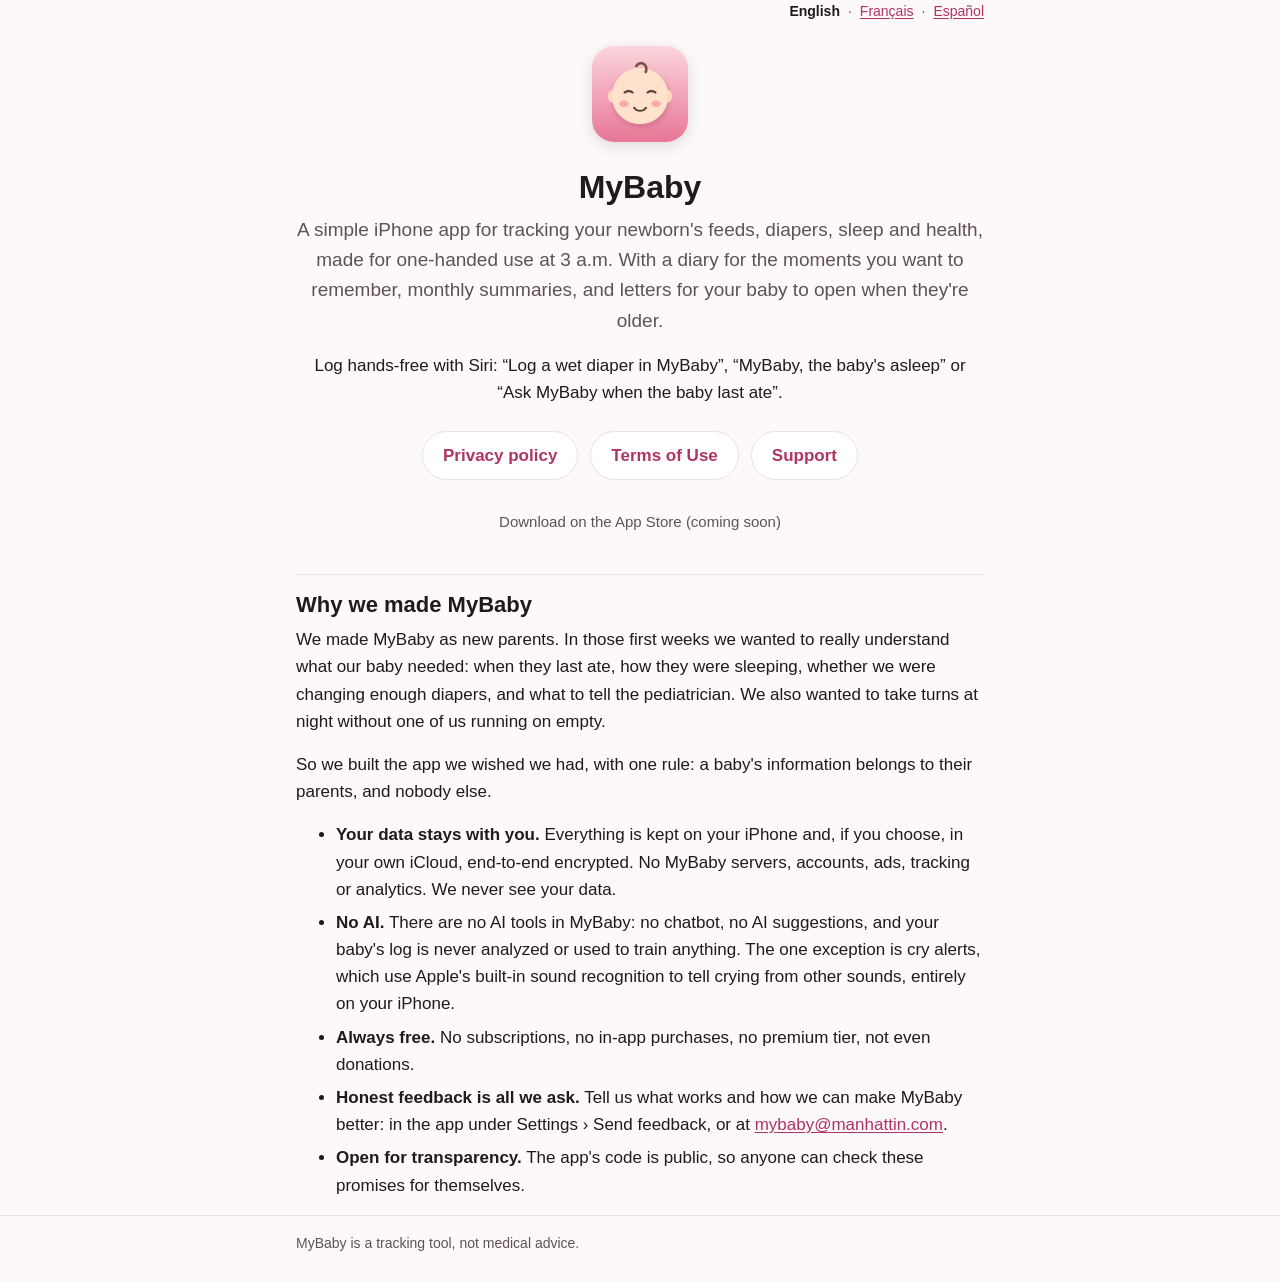
<file: docs/index.html>
<!doctype html>
<html lang="en">
<head>
  <meta charset="utf-8">
  <meta name="viewport" content="width=device-width, initial-scale=1">
  <title>MyBaby</title>
  <meta name="description" content="MyBaby is a simple iPhone app for tracking your newborn's feeds, diapers, sleep and health, keeping a diary of the moments you want to remember, and sharing it all with your partner.">
  <link rel="icon" type="image/png" href="icon.png">
  <link rel="apple-touch-icon" href="icon.png">
  <link rel="alternate" hreflang="en" href="https://byitzy.github.io/mybaby-app/">
  <link rel="alternate" hreflang="fr" href="https://byitzy.github.io/mybaby-app/fr/">
  <link rel="alternate" hreflang="es" href="https://byitzy.github.io/mybaby-app/es/">
  <link rel="alternate" hreflang="x-default" href="https://byitzy.github.io/mybaby-app/">
  <link rel="stylesheet" href="style.css">
  <script src="lang.js" defer></script>
  <script>
    // Until a language is picked in the switcher (lang.js saves it), a French or Spanish browser goes to its
    // own language. Once one is picked, this page stays in English. If storage is blocked, it stays too.
    try {
      if (!localStorage.getItem("mybaby-lang")) {
        var lang = ((navigator.languages && navigator.languages[0]) || navigator.language || "").slice(0, 2).toLowerCase();
        if (lang === "fr" || lang === "es") location.replace(lang + "/");
      }
    } catch (e) {}
  </script>
</head>
<body>
  <main class="wrap">
    <nav class="lang-switch" aria-label="Language">
      <ul>
        <li><span aria-current="true">English</span></li>
        <li><a href="fr/index.html" hreflang="fr" lang="fr">Français</a></li>
        <li><a href="es/index.html" hreflang="es" lang="es">Español</a></li>
      </ul>
    </nav>
    <div class="hero">
      <img src="icon.png" alt="" width="96" height="96">
      <h1>MyBaby</h1>
      <p class="lead">A simple iPhone app for tracking your newborn's feeds, diapers, sleep and health, made for one-handed use at 3 a.m. With a diary for the moments you want to remember, monthly summaries, and letters for your baby to open when they're older.</p>
      <p>Log hands-free with Siri: &ldquo;Log a wet diaper in MyBaby&rdquo;, &ldquo;MyBaby, the baby's asleep&rdquo; or &ldquo;Ask MyBaby when the baby last ate&rdquo;.</p>
      <ul class="links">
        <li><a href="privacy.html">Privacy policy</a></li>
        <li><a href="terms.html">Terms of Use</a></li>
        <li><a href="support.html">Support</a></li>
      </ul>
      <p class="meta">Download on the App Store (coming soon)</p>
    </div>

    <section>
      <h2>Why we made MyBaby</h2>
      <p>We made MyBaby as new parents. In those first weeks we wanted to really understand what our baby needed: when they last ate, how they were sleeping, whether we were changing enough diapers, and what to tell the pediatrician. We also wanted to take turns at night without one of us running on empty.</p>
      <p>So we built the app we wished we had, with one rule: a baby's information belongs to their parents, and nobody else.</p>
      <ul>
        <li><strong>Your data stays with you.</strong> Everything is kept on your iPhone and, if you choose, in your own iCloud, end-to-end encrypted. No MyBaby servers, accounts, ads, tracking or analytics. We never see your data.</li>
        <li><strong>No AI.</strong> There are no AI tools in MyBaby: no chatbot, no AI suggestions, and your baby's log is never analyzed or used to train anything. The one exception is cry alerts, which use Apple's built-in sound recognition to tell crying from other sounds, entirely on your iPhone.</li>
        <li><strong>Always free.</strong> No subscriptions, no in-app purchases, no premium tier, not even donations.</li>
        <li><strong>Honest feedback is all we ask.</strong> Tell us what works and how we can make MyBaby better: in the app under Settings › Send feedback, or at <a href="mailto:mybaby@manhattin.com">mybaby@manhattin.com</a>.</li>
        <li><strong>Open for transparency.</strong> The app's code is public, so anyone can check these promises for themselves.</li>
      </ul>
    </section>
  </main>
  <footer class="site-footer">
    <div class="wrap">
      <p>MyBaby is a tracking tool, not medical advice.</p>
    </div>
  </footer>
</body>
</html>
</file>
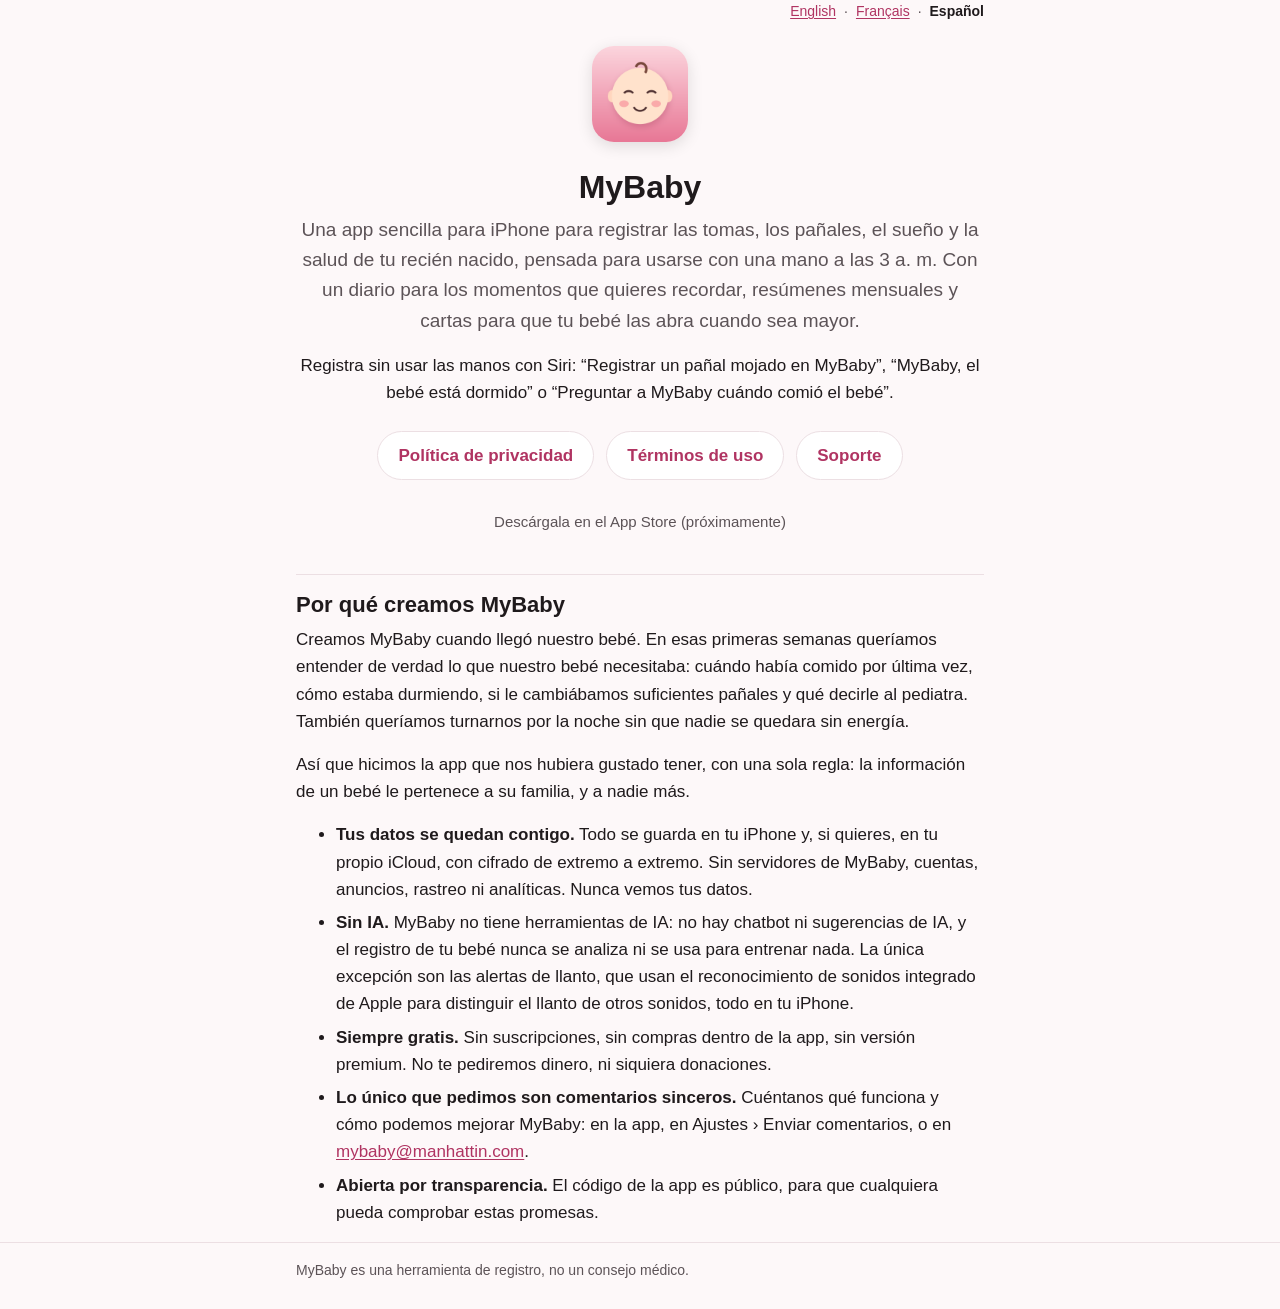
<file: docs/es/index.html>
<!doctype html>
<html lang="es">
<head>
  <meta charset="utf-8">
  <meta name="viewport" content="width=device-width, initial-scale=1">
  <title>MyBaby</title>
  <meta name="description" content="MyBaby es una app sencilla para iPhone para registrar las tomas, los pañales, el sueño y la salud de tu recién nacido, llevar un diario de los momentos que quieres recordar y compartirlo todo con el otro padre o madre.">
  <link rel="icon" type="image/png" href="../icon.png">
  <link rel="apple-touch-icon" href="../icon.png">
  <link rel="alternate" hreflang="en" href="https://byitzy.github.io/mybaby-app/">
  <link rel="alternate" hreflang="fr" href="https://byitzy.github.io/mybaby-app/fr/">
  <link rel="alternate" hreflang="es" href="https://byitzy.github.io/mybaby-app/es/">
  <link rel="alternate" hreflang="x-default" href="https://byitzy.github.io/mybaby-app/">
  <link rel="stylesheet" href="../style.css">
  <script src="../lang.js" defer></script>
</head>
<body>
  <main class="wrap">
    <nav class="lang-switch" aria-label="Idioma">
      <ul>
        <li><a href="../index.html" hreflang="en" lang="en">English</a></li>
        <li><a href="../fr/index.html" hreflang="fr" lang="fr">Français</a></li>
        <li><span aria-current="true">Español</span></li>
      </ul>
    </nav>
    <div class="hero">
      <img src="../icon.png" alt="" width="96" height="96">
      <h1>MyBaby</h1>
      <p class="lead">Una app sencilla para iPhone para registrar las tomas, los pañales, el sueño y la salud de tu recién nacido, pensada para usarse con una mano a las 3 a.&nbsp;m. Con un diario para los momentos que quieres recordar, resúmenes mensuales y cartas para que tu bebé las abra cuando sea mayor.</p>
      <p>Registra sin usar las manos con Siri: &ldquo;Registrar un pañal mojado en MyBaby&rdquo;, &ldquo;MyBaby, el bebé está dormido&rdquo; o &ldquo;Preguntar a MyBaby cuándo comió el bebé&rdquo;.</p>
      <ul class="links">
        <li><a href="privacy.html">Política de privacidad</a></li>
        <li><a href="terms.html">Términos de uso</a></li>
        <li><a href="support.html">Soporte</a></li>
      </ul>
      <p class="meta">Descárgala en el App Store (próximamente)</p>
    </div>

    <section>
      <h2>Por qué creamos MyBaby</h2>
      <p>Creamos MyBaby cuando llegó nuestro bebé. En esas primeras semanas queríamos entender de verdad lo que nuestro bebé necesitaba: cuándo había comido por última vez, cómo estaba durmiendo, si le cambiábamos suficientes pañales y qué decirle al pediatra. También queríamos turnarnos por la noche sin que nadie se quedara sin energía.</p>
      <p>Así que hicimos la app que nos hubiera gustado tener, con una sola regla: la información de un bebé le pertenece a su familia, y a nadie más.</p>
      <ul>
        <li><strong>Tus datos se quedan contigo.</strong> Todo se guarda en tu iPhone y, si quieres, en tu propio iCloud, con cifrado de extremo a extremo. Sin servidores de MyBaby, cuentas, anuncios, rastreo ni analíticas. Nunca vemos tus datos.</li>
        <li><strong>Sin IA.</strong> MyBaby no tiene herramientas de IA: no hay chatbot ni sugerencias de IA, y el registro de tu bebé nunca se analiza ni se usa para entrenar nada. La única excepción son las alertas de llanto, que usan el reconocimiento de sonidos integrado de Apple para distinguir el llanto de otros sonidos, todo en tu iPhone.</li>
        <li><strong>Siempre gratis.</strong> Sin suscripciones, sin compras dentro de la app, sin versión premium. No te pediremos dinero, ni siquiera donaciones.</li>
        <li><strong>Lo único que pedimos son comentarios sinceros.</strong> Cuéntanos qué funciona y cómo podemos mejorar MyBaby: en la app, en Ajustes › Enviar comentarios, o en <a href="mailto:mybaby@manhattin.com">mybaby@manhattin.com</a>.</li>
        <li><strong>Abierta por transparencia.</strong> El código de la app es público, para que cualquiera pueda comprobar estas promesas.</li>
      </ul>
    </section>
  </main>
  <footer class="site-footer">
    <div class="wrap">
      <p>MyBaby es una herramienta de registro, no un consejo médico.</p>
    </div>
  </footer>
</body>
</html>
</file>
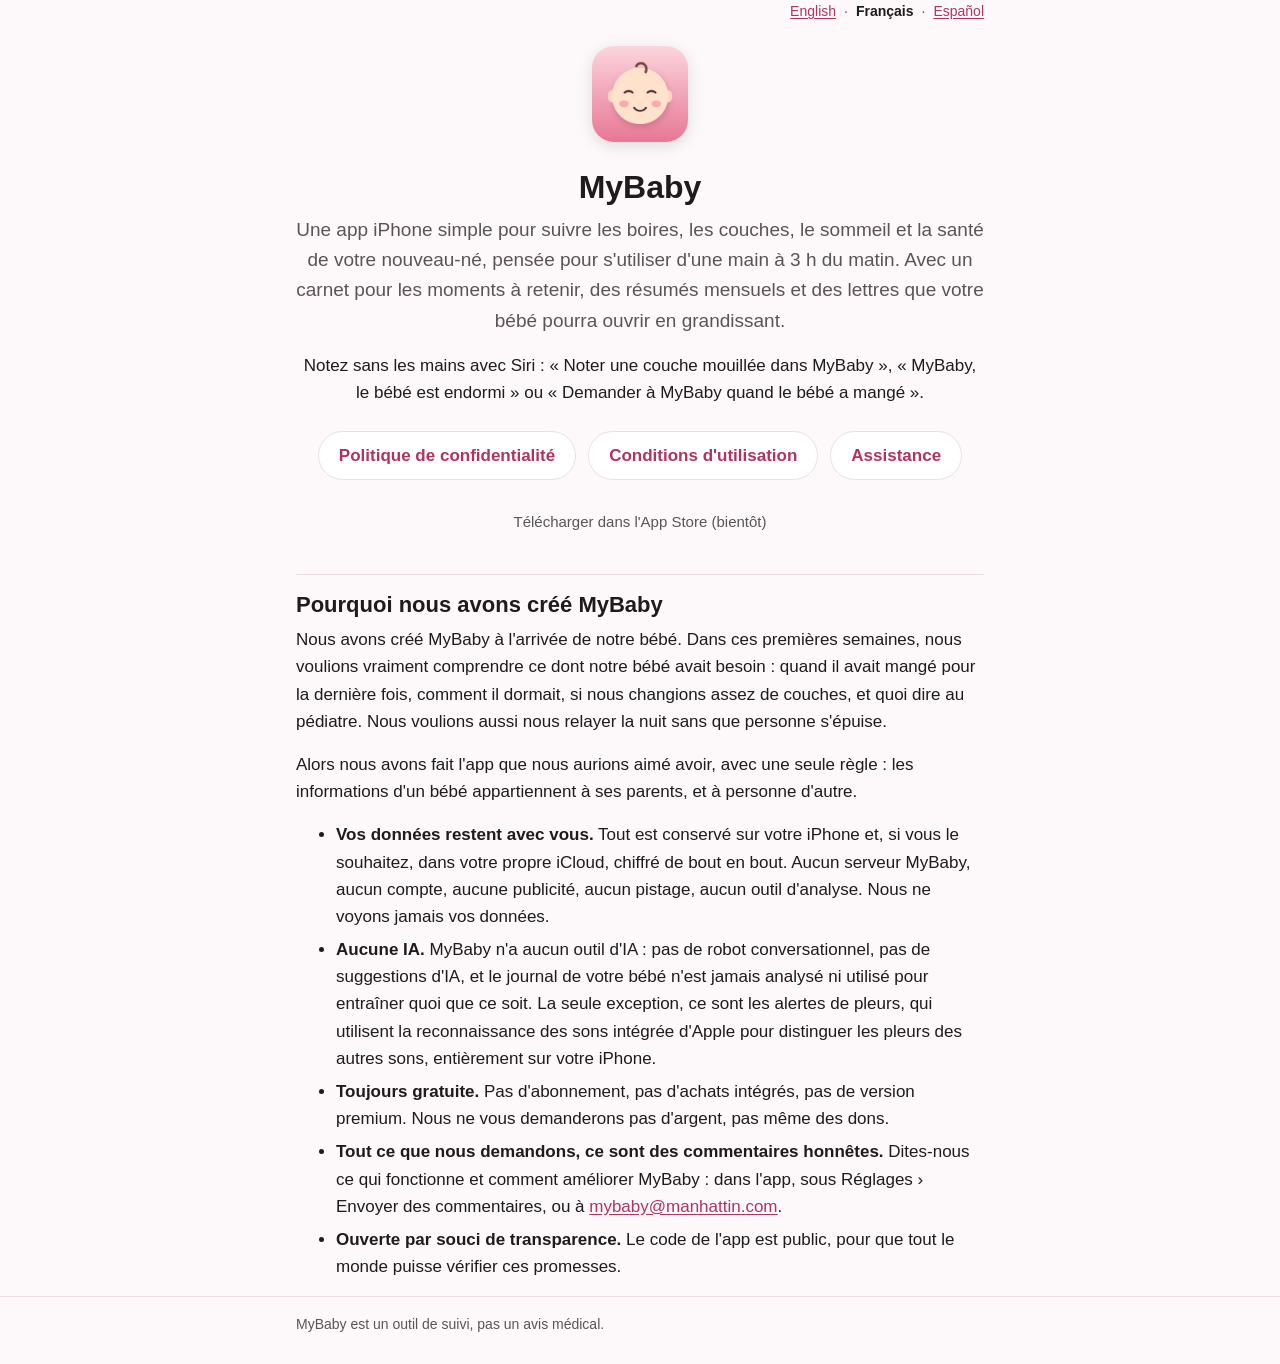
<file: docs/fr/index.html>
<!doctype html>
<html lang="fr">
<head>
  <meta charset="utf-8">
  <meta name="viewport" content="width=device-width, initial-scale=1">
  <title>MyBaby</title>
  <meta name="description" content="MyBaby est une app iPhone simple pour suivre les boires, les couches, le sommeil et la santé de votre nouveau-né, tenir un carnet des moments à retenir et tout partager avec l'autre parent.">
  <link rel="icon" type="image/png" href="../icon.png">
  <link rel="apple-touch-icon" href="../icon.png">
  <link rel="alternate" hreflang="en" href="https://byitzy.github.io/mybaby-app/">
  <link rel="alternate" hreflang="fr" href="https://byitzy.github.io/mybaby-app/fr/">
  <link rel="alternate" hreflang="es" href="https://byitzy.github.io/mybaby-app/es/">
  <link rel="alternate" hreflang="x-default" href="https://byitzy.github.io/mybaby-app/">
  <link rel="stylesheet" href="../style.css">
  <script src="../lang.js" defer></script>
</head>
<body>
  <main class="wrap">
    <nav class="lang-switch" aria-label="Langue">
      <ul>
        <li><a href="../index.html" hreflang="en" lang="en">English</a></li>
        <li><span aria-current="true">Français</span></li>
        <li><a href="../es/index.html" hreflang="es" lang="es">Español</a></li>
      </ul>
    </nav>
    <div class="hero">
      <img src="../icon.png" alt="" width="96" height="96">
      <h1>MyBaby</h1>
      <p class="lead">Une app iPhone simple pour suivre les boires, les couches, le sommeil et la santé de votre nouveau-né, pensée pour s'utiliser d'une main à 3&nbsp;h du matin. Avec un carnet pour les moments à retenir, des résumés mensuels et des lettres que votre bébé pourra ouvrir en grandissant.</p>
      <p>Notez sans les mains avec Siri&nbsp;: «&nbsp;Noter une couche mouillée dans MyBaby&nbsp;», «&nbsp;MyBaby, le bébé est endormi&nbsp;» ou «&nbsp;Demander à MyBaby quand le bébé a mangé&nbsp;».</p>
      <ul class="links">
        <li><a href="privacy.html">Politique de confidentialité</a></li>
        <li><a href="terms.html">Conditions d'utilisation</a></li>
        <li><a href="support.html">Assistance</a></li>
      </ul>
      <p class="meta">Télécharger dans l'App Store (bientôt)</p>
    </div>

    <section>
      <h2>Pourquoi nous avons créé MyBaby</h2>
      <p>Nous avons créé MyBaby à l'arrivée de notre bébé. Dans ces premières semaines, nous voulions vraiment comprendre ce dont notre bébé avait besoin&nbsp;: quand il avait mangé pour la dernière fois, comment il dormait, si nous changions assez de couches, et quoi dire au pédiatre. Nous voulions aussi nous relayer la nuit sans que personne s'épuise.</p>
      <p>Alors nous avons fait l'app que nous aurions aimé avoir, avec une seule règle&nbsp;: les informations d'un bébé appartiennent à ses parents, et à personne d'autre.</p>
      <ul>
        <li><strong>Vos données restent avec vous.</strong> Tout est conservé sur votre iPhone et, si vous le souhaitez, dans votre propre iCloud, chiffré de bout en bout. Aucun serveur MyBaby, aucun compte, aucune publicité, aucun pistage, aucun outil d'analyse. Nous ne voyons jamais vos données.</li>
        <li><strong>Aucune IA.</strong> MyBaby n'a aucun outil d'IA&nbsp;: pas de robot conversationnel, pas de suggestions d'IA, et le journal de votre bébé n'est jamais analysé ni utilisé pour entraîner quoi que ce soit. La seule exception, ce sont les alertes de pleurs, qui utilisent la reconnaissance des sons intégrée d'Apple pour distinguer les pleurs des autres sons, entièrement sur votre iPhone.</li>
        <li><strong>Toujours gratuite.</strong> Pas d'abonnement, pas d'achats intégrés, pas de version premium. Nous ne vous demanderons pas d'argent, pas même des dons.</li>
        <li><strong>Tout ce que nous demandons, ce sont des commentaires honnêtes.</strong> Dites-nous ce qui fonctionne et comment améliorer MyBaby&nbsp;: dans l'app, sous Réglages&nbsp;› Envoyer des commentaires, ou à <a href="mailto:mybaby@manhattin.com">mybaby@manhattin.com</a>.</li>
        <li><strong>Ouverte par souci de transparence.</strong> Le code de l'app est public, pour que tout le monde puisse vérifier ces promesses.</li>
      </ul>
    </section>
  </main>
  <footer class="site-footer">
    <div class="wrap">
      <p>MyBaby est un outil de suivi, pas un avis médical.</p>
    </div>
  </footer>
</body>
</html>
</file>
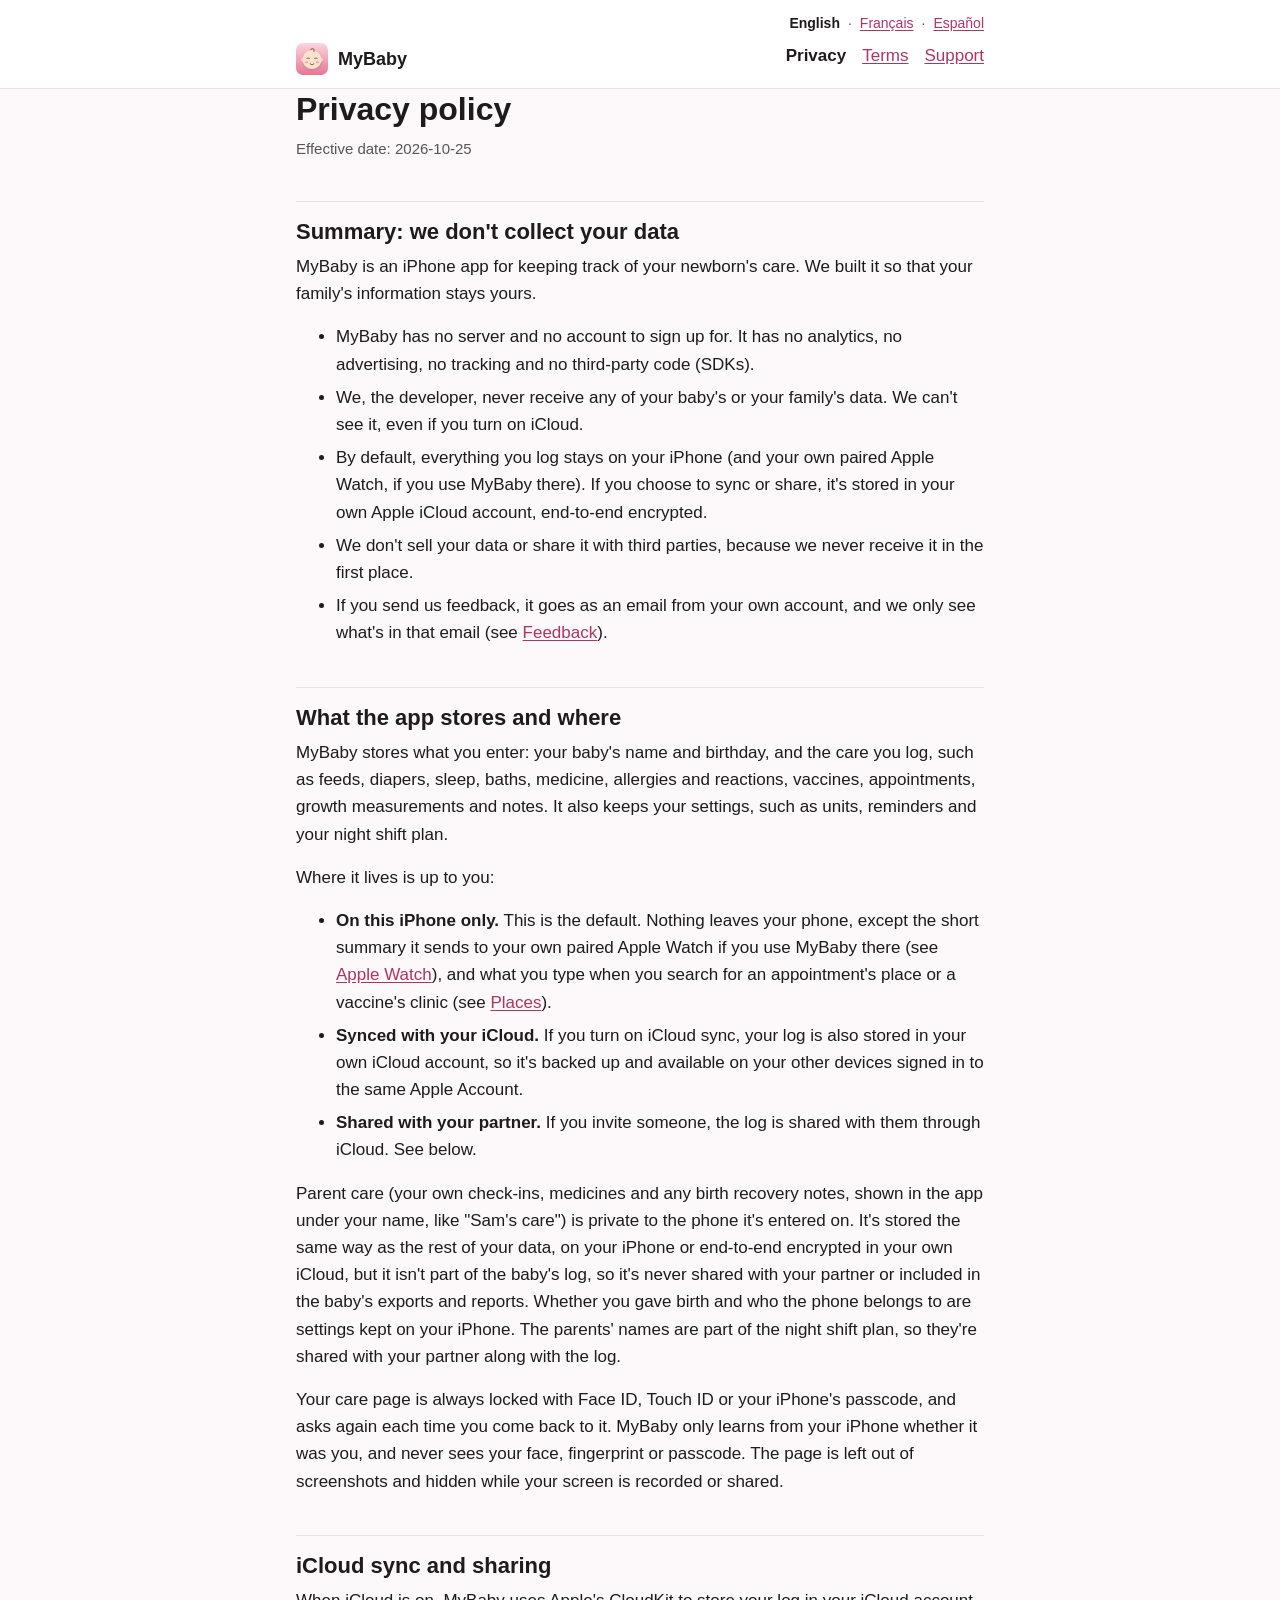
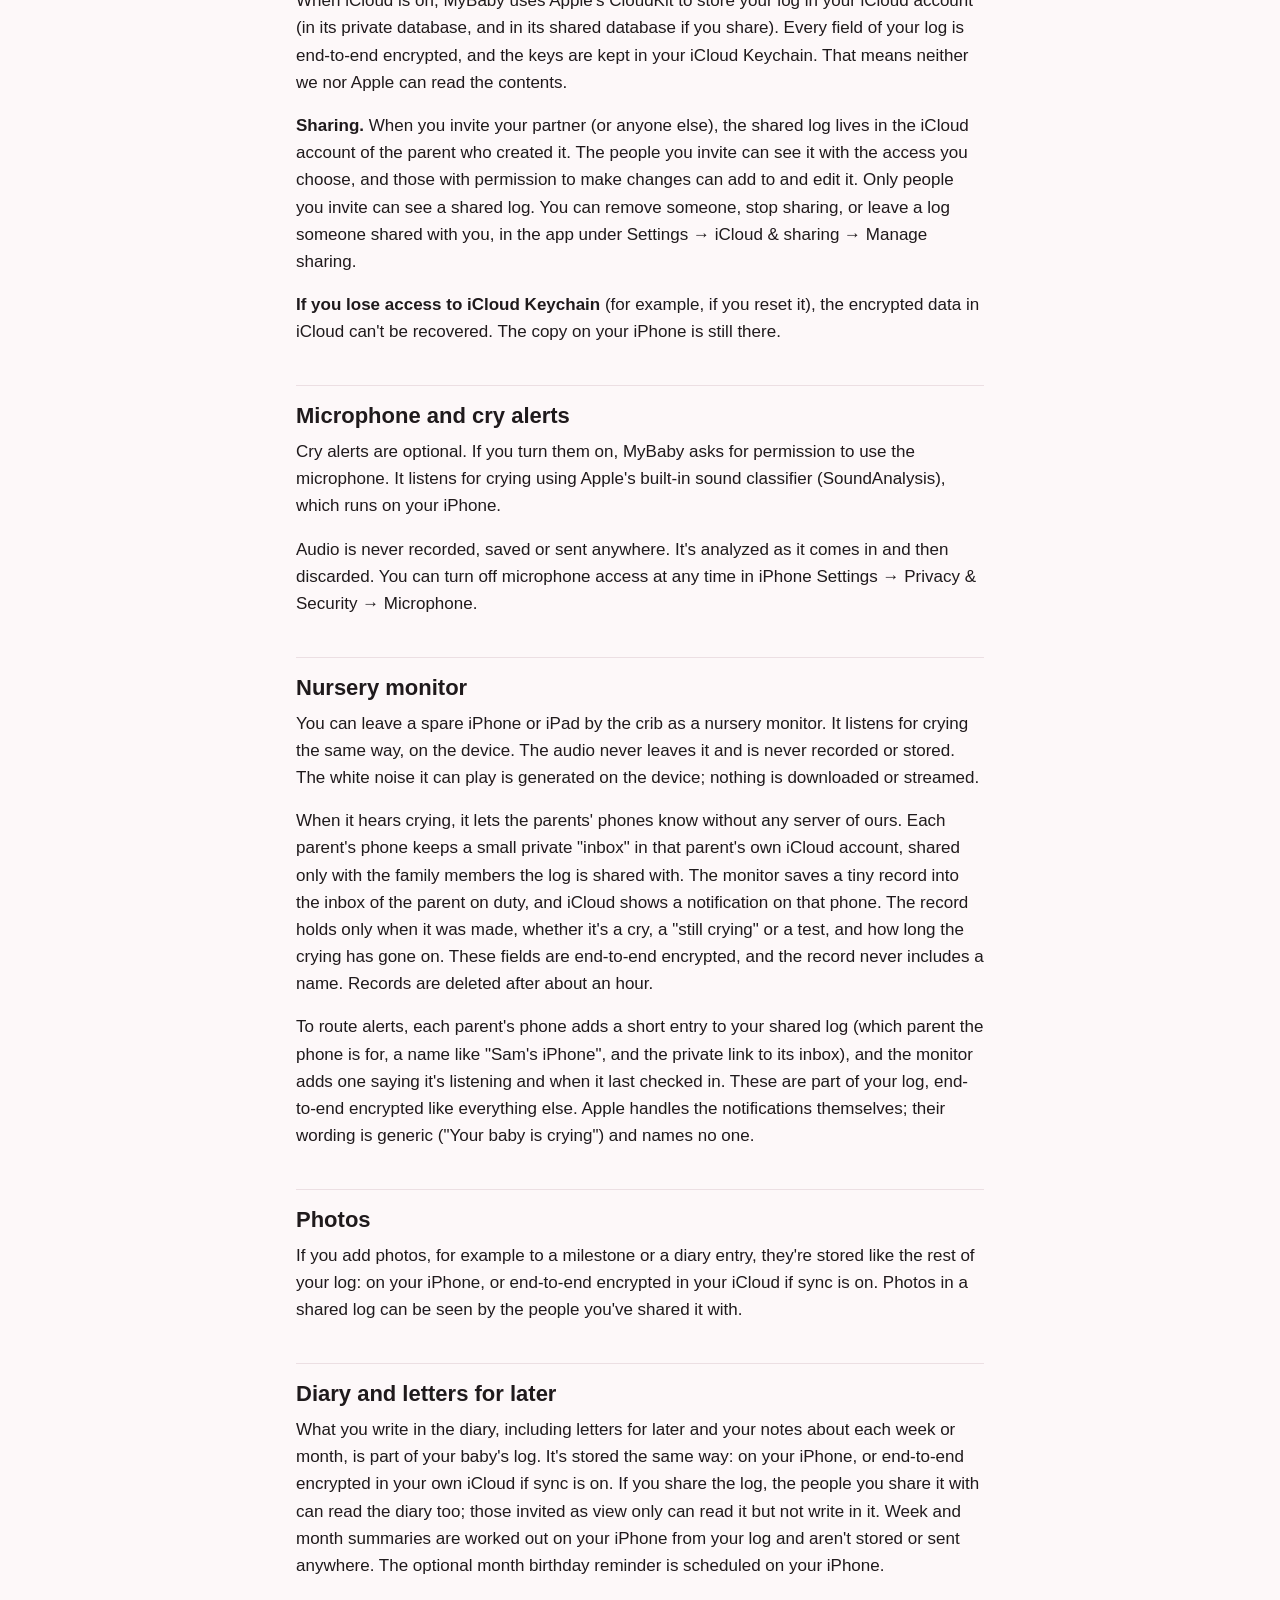
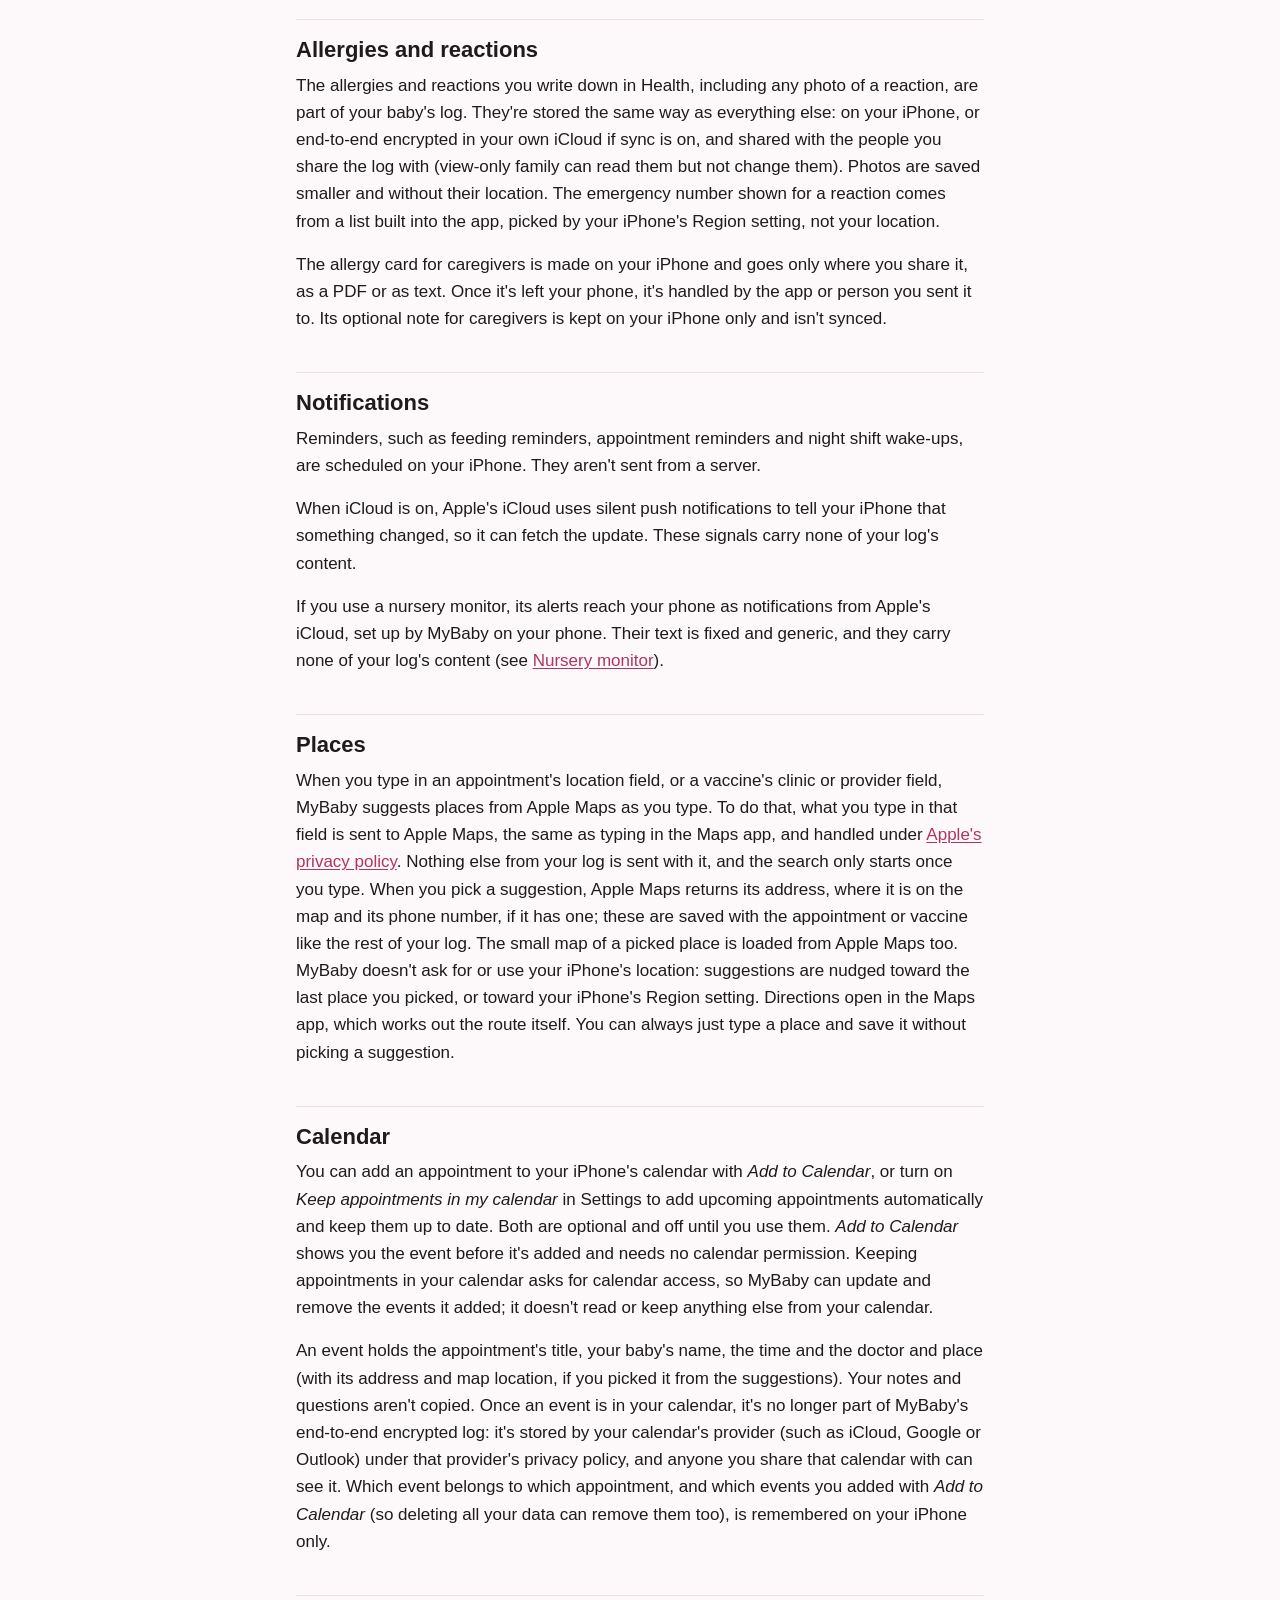
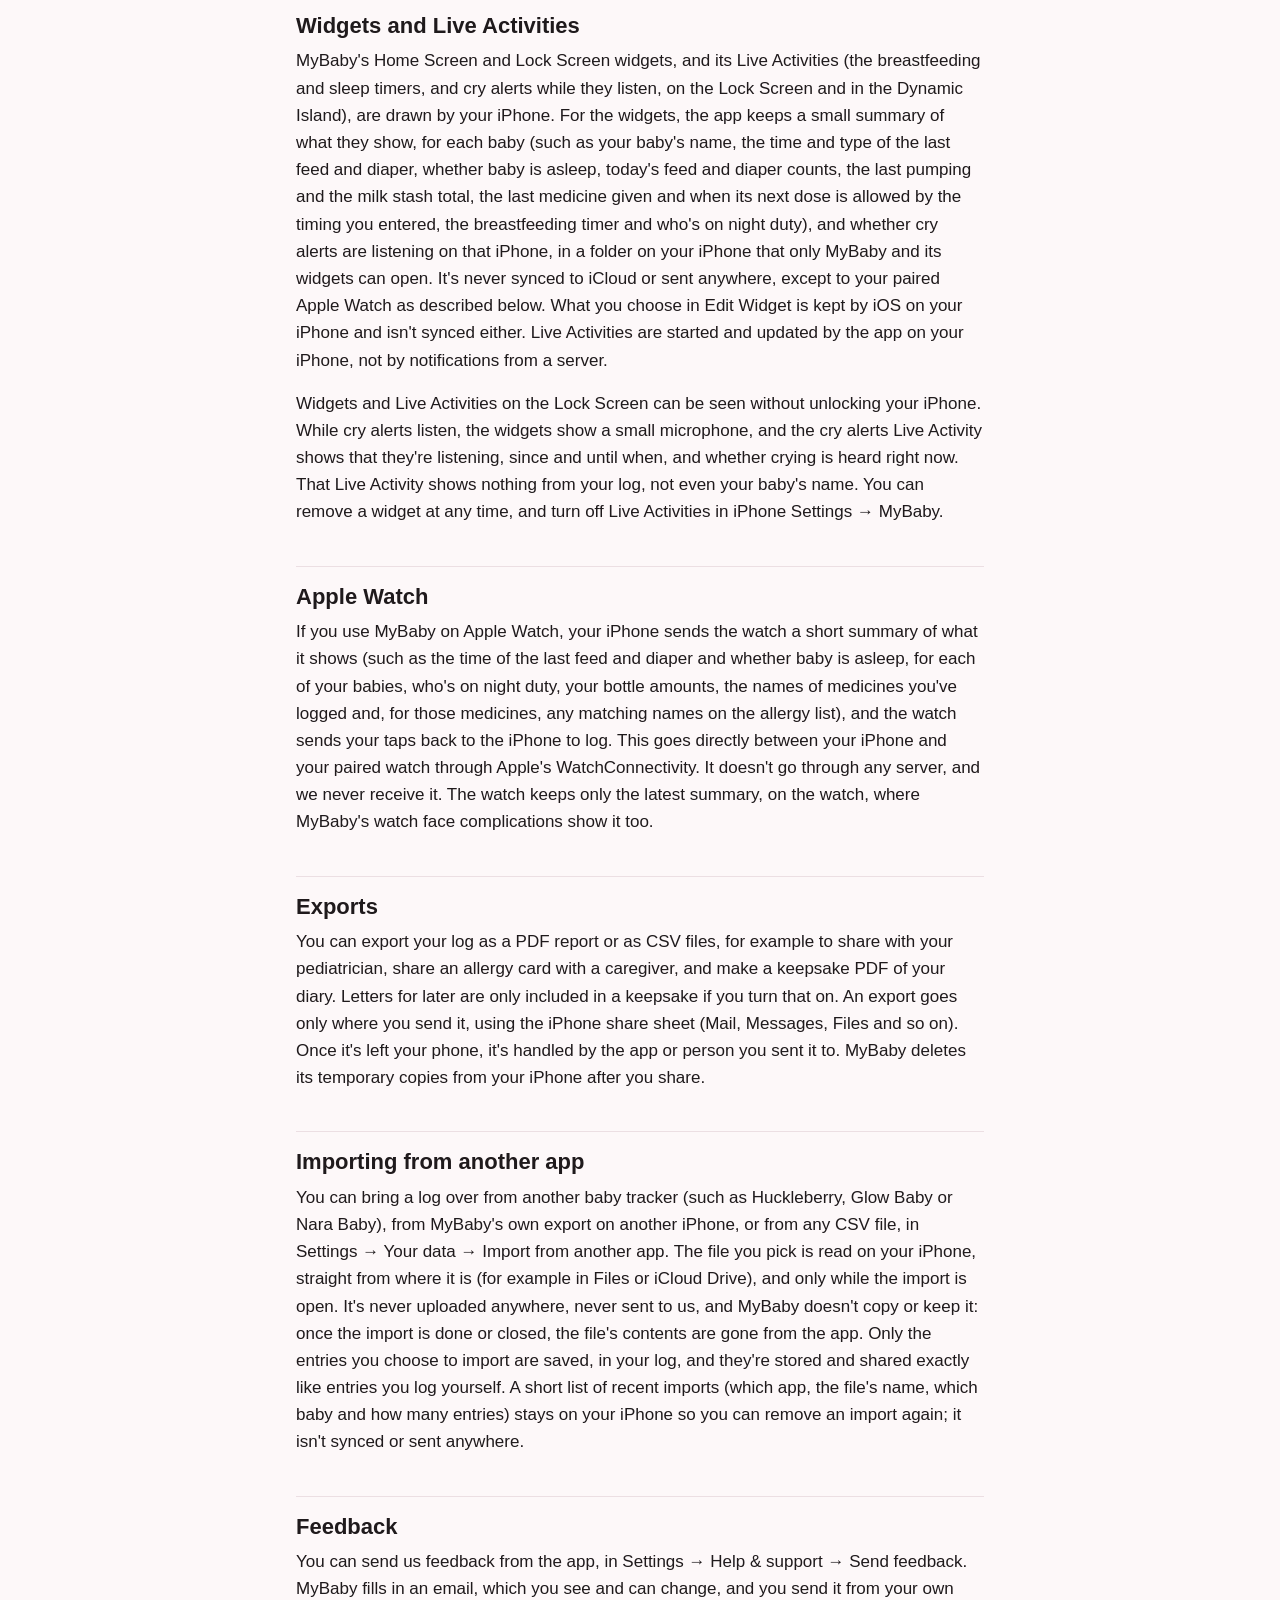
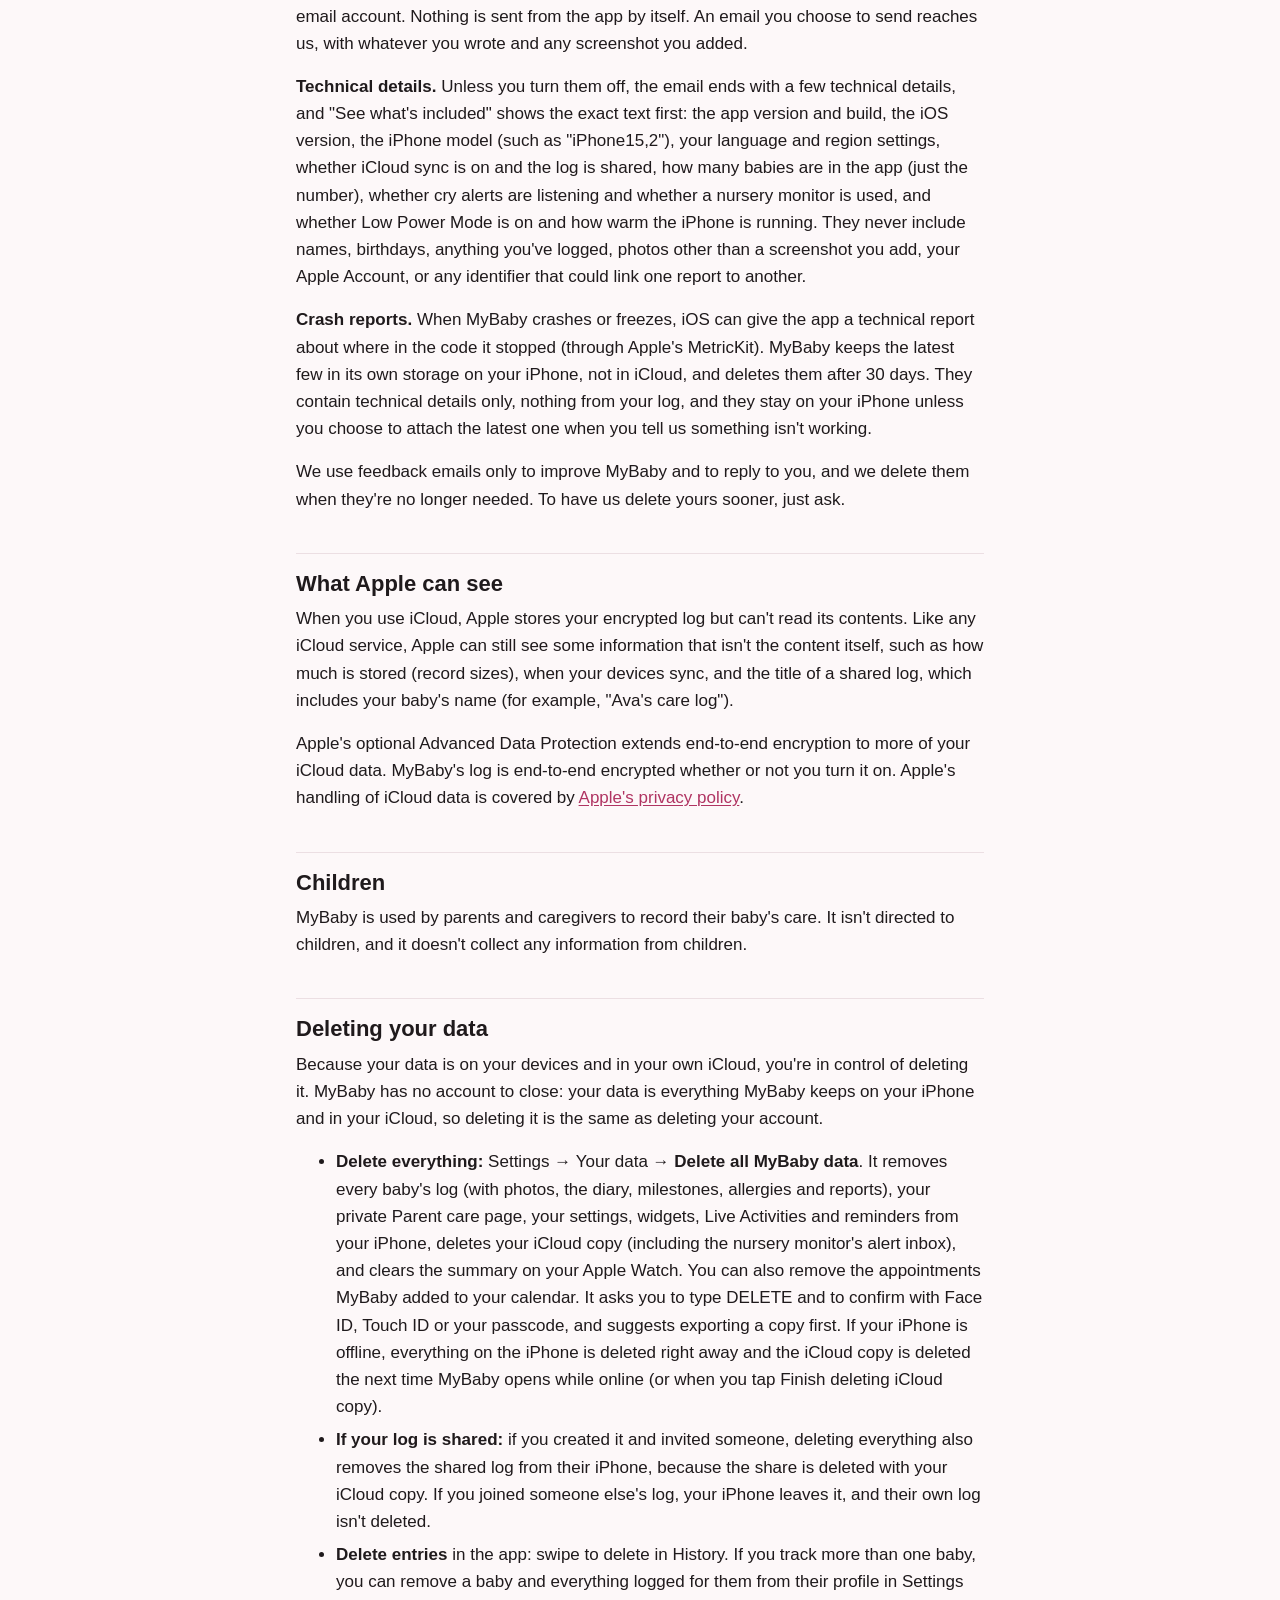
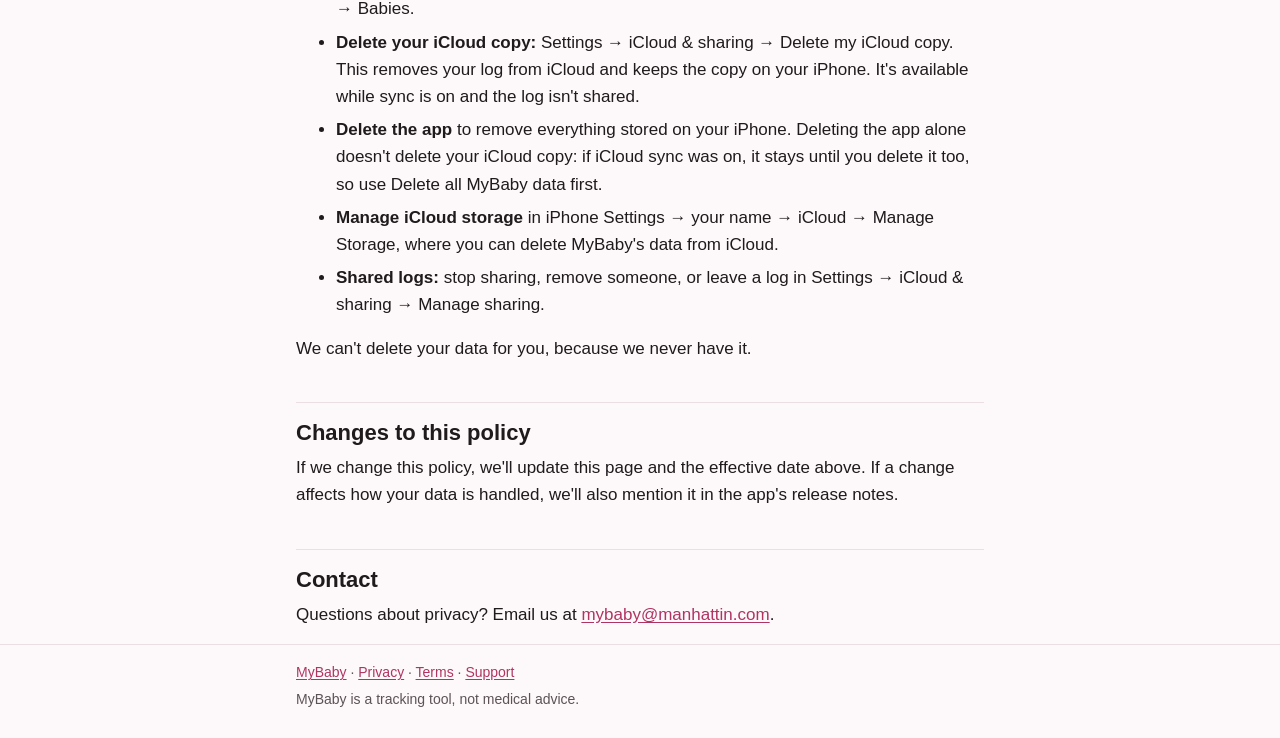
<file: docs/privacy.html>
<!doctype html>
<html lang="en">
<head>
  <meta charset="utf-8">
  <meta name="viewport" content="width=device-width, initial-scale=1">
  <title>MyBaby Privacy Policy</title>
  <meta name="description" content="How MyBaby keeps your baby's log: on your iPhone, or end-to-end encrypted in your own iCloud. The developer never receives your data.">
  <link rel="icon" type="image/png" href="icon.png">
  <link rel="apple-touch-icon" href="icon.png">
  <link rel="alternate" hreflang="en" href="https://byitzy.github.io/mybaby-app/privacy.html">
  <link rel="alternate" hreflang="fr" href="https://byitzy.github.io/mybaby-app/fr/privacy.html">
  <link rel="alternate" hreflang="es" href="https://byitzy.github.io/mybaby-app/es/privacy.html">
  <link rel="alternate" hreflang="x-default" href="https://byitzy.github.io/mybaby-app/privacy.html">
  <link rel="stylesheet" href="style.css">
  <script src="lang.js" defer></script>
</head>
<body>
  <header class="site-header">
    <div class="wrap">
      <a class="brand" href="index.html"><img src="icon.png" alt="" width="32" height="32">MyBaby</a>
      <nav class="site-nav" aria-label="Site">
        <ul>
          <li><a href="privacy.html" aria-current="page">Privacy</a></li>
          <li><a href="terms.html">Terms</a></li>
          <li><a href="support.html">Support</a></li>
        </ul>
      </nav>
      <nav class="lang-switch" aria-label="Language">
        <ul>
          <li><span aria-current="true">English</span></li>
          <li><a href="fr/privacy.html" hreflang="fr" lang="fr">Français</a></li>
          <li><a href="es/privacy.html" hreflang="es" lang="es">Español</a></li>
        </ul>
      </nav>
    </div>
  </header>

  <main class="wrap">
    <h1>Privacy policy</h1>
    <p class="meta">Effective date: 2026-10-25</p>

    <h2 id="summary">Summary: we don't collect your data</h2>
    <p>MyBaby is an iPhone app for keeping track of your newborn's care. We built it so that your family's information stays yours.</p>
    <ul>
      <li>MyBaby has no server and no account to sign up for. It has no analytics, no advertising, no tracking and no third-party code (SDKs).</li>
      <li>We, the developer, never receive any of your baby's or your family's data. We can't see it, even if you turn on iCloud.</li>
      <li>By default, everything you log stays on your iPhone (and your own paired Apple Watch, if you use MyBaby there). If you choose to sync or share, it's stored in your own Apple iCloud account, end-to-end encrypted.</li>
      <li>We don't sell your data or share it with third parties, because we never receive it in the first place.</li>
      <li>If you send us feedback, it goes as an email from your own account, and we only see what's in that email (see <a href="#feedback">Feedback</a>).</li>
    </ul>

    <h2 id="what-and-where">What the app stores and where</h2>
    <p>MyBaby stores what you enter: your baby's name and birthday, and the care you log, such as feeds, diapers, sleep, baths, medicine, allergies and reactions, vaccines, appointments, growth measurements and notes. It also keeps your settings, such as units, reminders and your night shift plan.</p>
    <p>Where it lives is up to you:</p>
    <ul>
      <li><strong>On this iPhone only.</strong> This is the default. Nothing leaves your phone, except the short summary it sends to your own paired Apple Watch if you use MyBaby there (see <a href="#watch">Apple Watch</a>), and what you type when you search for an appointment's place or a vaccine's clinic (see <a href="#places">Places</a>).</li>
      <li><strong>Synced with your iCloud.</strong> If you turn on iCloud sync, your log is also stored in your own iCloud account, so it's backed up and available on your other devices signed in to the same Apple Account.</li>
      <li><strong>Shared with your partner.</strong> If you invite someone, the log is shared with them through iCloud. See below.</li>
    </ul>
    <p>Parent care (your own check-ins, medicines and any birth recovery notes, shown in the app under your name, like "Sam's care") is private to the phone it's entered on. It's stored the same way as the rest of your data, on your iPhone or end-to-end encrypted in your own iCloud, but it isn't part of the baby's log, so it's never shared with your partner or included in the baby's exports and reports. Whether you gave birth and who the phone belongs to are settings kept on your iPhone. The parents' names are part of the night shift plan, so they're shared with your partner along with the log.</p>
    <p>Your care page is always locked with Face ID, Touch ID or your iPhone's passcode, and asks again each time you come back to it. MyBaby only learns from your iPhone whether it was you, and never sees your face, fingerprint or passcode. The page is left out of screenshots and hidden while your screen is recorded or shared.</p>

    <h2 id="icloud">iCloud sync and sharing</h2>
    <p>When iCloud is on, MyBaby uses Apple's CloudKit to store your log in your iCloud account (in its private database, and in its shared database if you share). Every field of your log is end-to-end encrypted, and the keys are kept in your iCloud Keychain. That means neither we nor Apple can read the contents.</p>
    <p><strong>Sharing.</strong> When you invite your partner (or anyone else), the shared log lives in the iCloud account of the parent who created it. The people you invite can see it with the access you choose, and those with permission to make changes can add to and edit it. Only people you invite can see a shared log. You can remove someone, stop sharing, or leave a log someone shared with you, in the app under Settings &rarr; iCloud &amp; sharing &rarr; Manage sharing.</p>
    <p><strong>If you lose access to iCloud Keychain</strong> (for example, if you reset it), the encrypted data in iCloud can't be recovered. The copy on your iPhone is still there.</p>

    <h2 id="microphone">Microphone and cry alerts</h2>
    <p>Cry alerts are optional. If you turn them on, MyBaby asks for permission to use the microphone. It listens for crying using Apple's built-in sound classifier (SoundAnalysis), which runs on your iPhone.</p>
    <p>Audio is never recorded, saved or sent anywhere. It's analyzed as it comes in and then discarded. You can turn off microphone access at any time in iPhone Settings &rarr; Privacy &amp; Security &rarr; Microphone.</p>

    <h2 id="nursery-monitor">Nursery monitor</h2>
    <p>You can leave a spare iPhone or iPad by the crib as a nursery monitor. It listens for crying the same way, on the device. The audio never leaves it and is never recorded or stored. The white noise it can play is generated on the device; nothing is downloaded or streamed.</p>
    <p>When it hears crying, it lets the parents' phones know without any server of ours. Each parent's phone keeps a small private "inbox" in that parent's own iCloud account, shared only with the family members the log is shared with. The monitor saves a tiny record into the inbox of the parent on duty, and iCloud shows a notification on that phone. The record holds only when it was made, whether it's a cry, a "still crying" or a test, and how long the crying has gone on. These fields are end-to-end encrypted, and the record never includes a name. Records are deleted after about an hour.</p>
    <p>To route alerts, each parent's phone adds a short entry to your shared log (which parent the phone is for, a name like "Sam's iPhone", and the private link to its inbox), and the monitor adds one saying it's listening and when it last checked in. These are part of your log, end-to-end encrypted like everything else. Apple handles the notifications themselves; their wording is generic ("Your baby is crying") and names no one.</p>

    <h2 id="photos">Photos</h2>
    <p>If you add photos, for example to a milestone or a diary entry, they're stored like the rest of your log: on your iPhone, or end-to-end encrypted in your iCloud if sync is on. Photos in a shared log can be seen by the people you've shared it with.</p>

    <h2 id="diary">Diary and letters for later</h2>
    <p>What you write in the diary, including letters for later and your notes about each week or month, is part of your baby's log. It's stored the same way: on your iPhone, or end-to-end encrypted in your own iCloud if sync is on. If you share the log, the people you share it with can read the diary too; those invited as view only can read it but not write in it. Week and month summaries are worked out on your iPhone from your log and aren't stored or sent anywhere. The optional month birthday reminder is scheduled on your iPhone.</p>

    <h2 id="allergies">Allergies and reactions</h2>
    <p>The allergies and reactions you write down in Health, including any photo of a reaction, are part of your baby's log. They're stored the same way as everything else: on your iPhone, or end-to-end encrypted in your own iCloud if sync is on, and shared with the people you share the log with (view-only family can read them but not change them). Photos are saved smaller and without their location. The emergency number shown for a reaction comes from a list built into the app, picked by your iPhone's Region setting, not your location.</p>
    <p>The allergy card for caregivers is made on your iPhone and goes only where you share it, as a PDF or as text. Once it's left your phone, it's handled by the app or person you sent it to. Its optional note for caregivers is kept on your iPhone only and isn't synced.</p>

    <h2 id="notifications">Notifications</h2>
    <p>Reminders, such as feeding reminders, appointment reminders and night shift wake-ups, are scheduled on your iPhone. They aren't sent from a server.</p>
    <p>When iCloud is on, Apple's iCloud uses silent push notifications to tell your iPhone that something changed, so it can fetch the update. These signals carry none of your log's content.</p>
    <p>If you use a nursery monitor, its alerts reach your phone as notifications from Apple's iCloud, set up by MyBaby on your phone. Their text is fixed and generic, and they carry none of your log's content (see <a href="#nursery-monitor">Nursery monitor</a>).</p>

    <h2 id="places">Places</h2>
    <p>When you type in an appointment's location field, or a vaccine's clinic or provider field, MyBaby suggests places from Apple Maps as you type. To do that, what you type in that field is sent to Apple Maps, the same as typing in the Maps app, and handled under <a href="https://www.apple.com/legal/privacy/">Apple's privacy policy</a>. Nothing else from your log is sent with it, and the search only starts once you type. When you pick a suggestion, Apple Maps returns its address, where it is on the map and its phone number, if it has one; these are saved with the appointment or vaccine like the rest of your log. The small map of a picked place is loaded from Apple Maps too. MyBaby doesn't ask for or use your iPhone's location: suggestions are nudged toward the last place you picked, or toward your iPhone's Region setting. Directions open in the Maps app, which works out the route itself. You can always just type a place and save it without picking a suggestion.</p>

    <h2 id="calendar">Calendar</h2>
    <p>You can add an appointment to your iPhone's calendar with <em>Add to Calendar</em>, or turn on <em>Keep appointments in my calendar</em> in Settings to add upcoming appointments automatically and keep them up to date. Both are optional and off until you use them. <em>Add to Calendar</em> shows you the event before it's added and needs no calendar permission. Keeping appointments in your calendar asks for calendar access, so MyBaby can update and remove the events it added; it doesn't read or keep anything else from your calendar.</p>
    <p>An event holds the appointment's title, your baby's name, the time and the doctor and place (with its address and map location, if you picked it from the suggestions). Your notes and questions aren't copied. Once an event is in your calendar, it's no longer part of MyBaby's end-to-end encrypted log: it's stored by your calendar's provider (such as iCloud, Google or Outlook) under that provider's privacy policy, and anyone you share that calendar with can see it. Which event belongs to which appointment, and which events you added with <em>Add to Calendar</em> (so deleting all your data can remove them too), is remembered on your iPhone only.</p>

    <h2 id="widgets">Widgets and Live Activities</h2>
    <p>MyBaby's Home Screen and Lock Screen widgets, and its Live Activities (the breastfeeding and sleep timers, and cry alerts while they listen, on the Lock Screen and in the Dynamic Island), are drawn by your iPhone. For the widgets, the app keeps a small summary of what they show, for each baby (such as your baby's name, the time and type of the last feed and diaper, whether baby is asleep, today's feed and diaper counts, the last pumping and the milk stash total, the last medicine given and when its next dose is allowed by the timing you entered, the breastfeeding timer and who's on night duty), and whether cry alerts are listening on that iPhone, in a folder on your iPhone that only MyBaby and its widgets can open. It's never synced to iCloud or sent anywhere, except to your paired Apple Watch as described below. What you choose in Edit Widget is kept by iOS on your iPhone and isn't synced either. Live Activities are started and updated by the app on your iPhone, not by notifications from a server.</p>
    <p>Widgets and Live Activities on the Lock Screen can be seen without unlocking your iPhone. While cry alerts listen, the widgets show a small microphone, and the cry alerts Live Activity shows that they're listening, since and until when, and whether crying is heard right now. That Live Activity shows nothing from your log, not even your baby's name. You can remove a widget at any time, and turn off Live Activities in iPhone Settings &rarr; MyBaby.</p>

    <h2 id="watch">Apple Watch</h2>
    <p>If you use MyBaby on Apple Watch, your iPhone sends the watch a short summary of what it shows (such as the time of the last feed and diaper and whether baby is asleep, for each of your babies, who's on night duty, your bottle amounts, the names of medicines you've logged and, for those medicines, any matching names on the allergy list), and the watch sends your taps back to the iPhone to log. This goes directly between your iPhone and your paired watch through Apple's WatchConnectivity. It doesn't go through any server, and we never receive it. The watch keeps only the latest summary, on the watch, where MyBaby's watch face complications show it too.</p>

    <h2 id="exports">Exports</h2>
    <p>You can export your log as a PDF report or as CSV files, for example to share with your pediatrician, share an allergy card with a caregiver, and make a keepsake PDF of your diary. Letters for later are only included in a keepsake if you turn that on. An export goes only where you send it, using the iPhone share sheet (Mail, Messages, Files and so on). Once it's left your phone, it's handled by the app or person you sent it to. MyBaby deletes its temporary copies from your iPhone after you share.</p>

    <h2 id="imports">Importing from another app</h2>
    <p>You can bring a log over from another baby tracker (such as Huckleberry, Glow Baby or Nara Baby), from MyBaby's own export on another iPhone, or from any CSV file, in Settings &rarr; Your data &rarr; Import from another app. The file you pick is read on your iPhone, straight from where it is (for example in Files or iCloud Drive), and only while the import is open. It's never uploaded anywhere, never sent to us, and MyBaby doesn't copy or keep it: once the import is done or closed, the file's contents are gone from the app. Only the entries you choose to import are saved, in your log, and they're stored and shared exactly like entries you log yourself. A short list of recent imports (which app, the file's name, which baby and how many entries) stays on your iPhone so you can remove an import again; it isn't synced or sent anywhere.</p>

    <h2 id="feedback">Feedback</h2>
    <p>You can send us feedback from the app, in Settings &rarr; Help &amp; support &rarr; Send feedback. MyBaby fills in an email, which you see and can change, and you send it from your own email account. Nothing is sent from the app by itself. An email you choose to send reaches us, with whatever you wrote and any screenshot you added.</p>
    <p><strong>Technical details.</strong> Unless you turn them off, the email ends with a few technical details, and "See what's included" shows the exact text first: the app version and build, the iOS version, the iPhone model (such as "iPhone15,2"), your language and region settings, whether iCloud sync is on and the log is shared, how many babies are in the app (just the number), whether cry alerts are listening and whether a nursery monitor is used, and whether Low Power Mode is on and how warm the iPhone is running. They never include names, birthdays, anything you've logged, photos other than a screenshot you add, your Apple Account, or any identifier that could link one report to another.</p>
    <p><strong>Crash reports.</strong> When MyBaby crashes or freezes, iOS can give the app a technical report about where in the code it stopped (through Apple's MetricKit). MyBaby keeps the latest few in its own storage on your iPhone, not in iCloud, and deletes them after 30 days. They contain technical details only, nothing from your log, and they stay on your iPhone unless you choose to attach the latest one when you tell us something isn't working.</p>
    <p>We use feedback emails only to improve MyBaby and to reply to you, and we delete them when they're no longer needed. To have us delete yours sooner, just ask.</p>

    <h2 id="apple">What Apple can see</h2>
    <p>When you use iCloud, Apple stores your encrypted log but can't read its contents. Like any iCloud service, Apple can still see some information that isn't the content itself, such as how much is stored (record sizes), when your devices sync, and the title of a shared log, which includes your baby's name (for example, "Ava's care log").</p>
    <p>Apple's optional Advanced Data Protection extends end-to-end encryption to more of your iCloud data. MyBaby's log is end-to-end encrypted whether or not you turn it on. Apple's handling of iCloud data is covered by <a href="https://www.apple.com/legal/privacy/">Apple's privacy policy</a>.</p>

    <h2 id="children">Children</h2>
    <p>MyBaby is used by parents and caregivers to record their baby's care. It isn't directed to children, and it doesn't collect any information from children.</p>

    <h2 id="deleting">Deleting your data</h2>
    <p>Because your data is on your devices and in your own iCloud, you're in control of deleting it. MyBaby has no account to close: your data is everything MyBaby keeps on your iPhone and in your iCloud, so deleting it is the same as deleting your account.</p>
    <ul>
      <li><strong>Delete everything:</strong> Settings &rarr; Your data &rarr; <strong>Delete all MyBaby data</strong>. It removes every baby's log (with photos, the diary, milestones, allergies and reports), your private Parent care page, your settings, widgets, Live Activities and reminders from your iPhone, deletes your iCloud copy (including the nursery monitor's alert inbox), and clears the summary on your Apple Watch. You can also remove the appointments MyBaby added to your calendar. It asks you to type DELETE and to confirm with Face ID, Touch ID or your passcode, and suggests exporting a copy first. If your iPhone is offline, everything on the iPhone is deleted right away and the iCloud copy is deleted the next time MyBaby opens while online (or when you tap Finish deleting iCloud copy).</li>
      <li><strong>If your log is shared:</strong> if you created it and invited someone, deleting everything also removes the shared log from their iPhone, because the share is deleted with your iCloud copy. If you joined someone else's log, your iPhone leaves it, and their own log isn't deleted.</li>
      <li><strong>Delete entries</strong> in the app: swipe to delete in History. If you track more than one baby, you can remove a baby and everything logged for them from their profile in Settings &rarr; Babies.</li>
      <li><strong>Delete your iCloud copy:</strong> Settings &rarr; iCloud &amp; sharing &rarr; Delete my iCloud copy. This removes your log from iCloud and keeps the copy on your iPhone. It's available while sync is on and the log isn't shared.</li>
      <li><strong>Delete the app</strong> to remove everything stored on your iPhone. Deleting the app alone doesn't delete your iCloud copy: if iCloud sync was on, it stays until you delete it too, so use Delete all MyBaby data first.</li>
      <li><strong>Manage iCloud storage</strong> in iPhone Settings &rarr; your name &rarr; iCloud &rarr; Manage Storage, where you can delete MyBaby's data from iCloud.</li>
      <li><strong>Shared logs:</strong> stop sharing, remove someone, or leave a log in Settings &rarr; iCloud &amp; sharing &rarr; Manage sharing.</li>
    </ul>
    <p>We can't delete your data for you, because we never have it.</p>

    <h2 id="changes">Changes to this policy</h2>
    <p>If we change this policy, we'll update this page and the effective date above. If a change affects how your data is handled, we'll also mention it in the app's release notes.</p>

    <h2 id="contact">Contact</h2>
    <p>Questions about privacy? Email us at <a href="mailto:mybaby@manhattin.com">mybaby@manhattin.com</a>.</p>
  </main>

  <footer class="site-footer">
    <div class="wrap">
      <p><a href="index.html">MyBaby</a> &middot; <a href="privacy.html">Privacy</a> &middot; <a href="terms.html">Terms</a> &middot; <a href="support.html">Support</a></p>
      <p>MyBaby is a tracking tool, not medical advice.</p>
    </div>
  </footer>
</body>
</html>
</file>
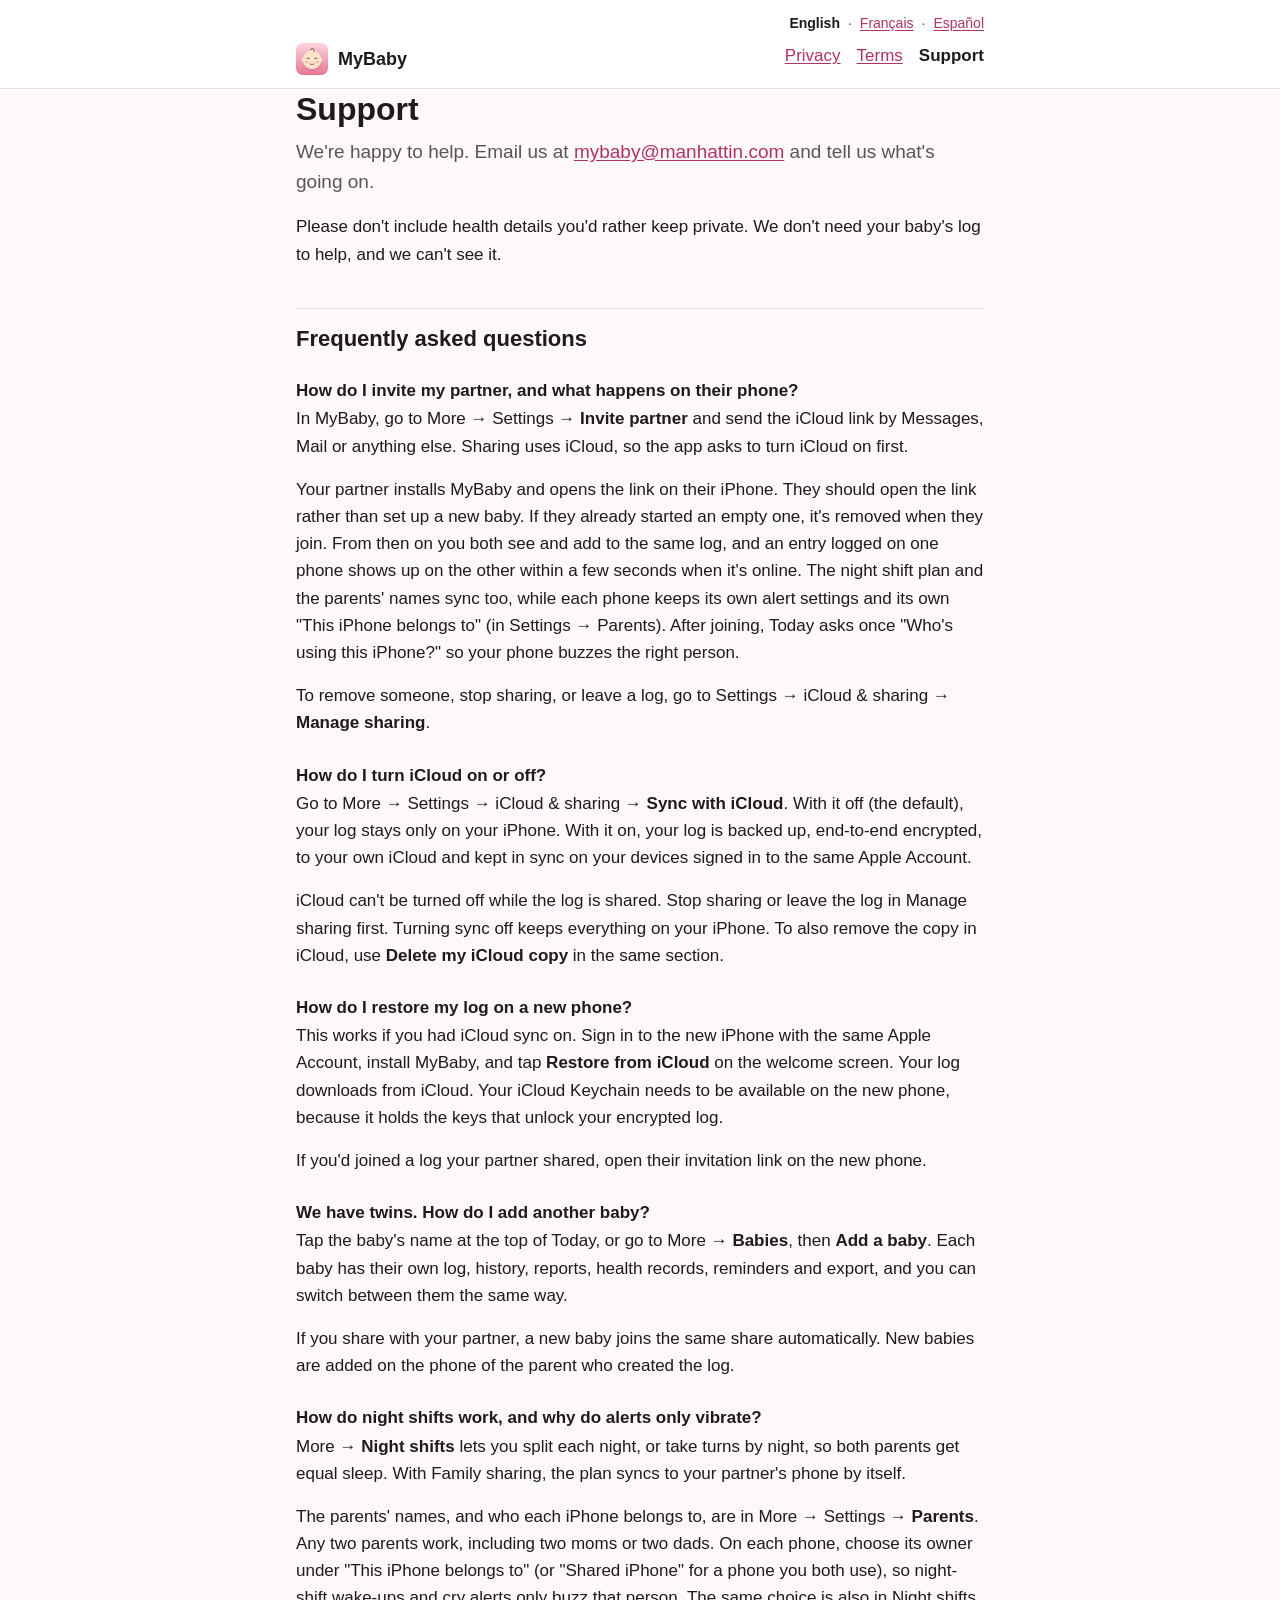
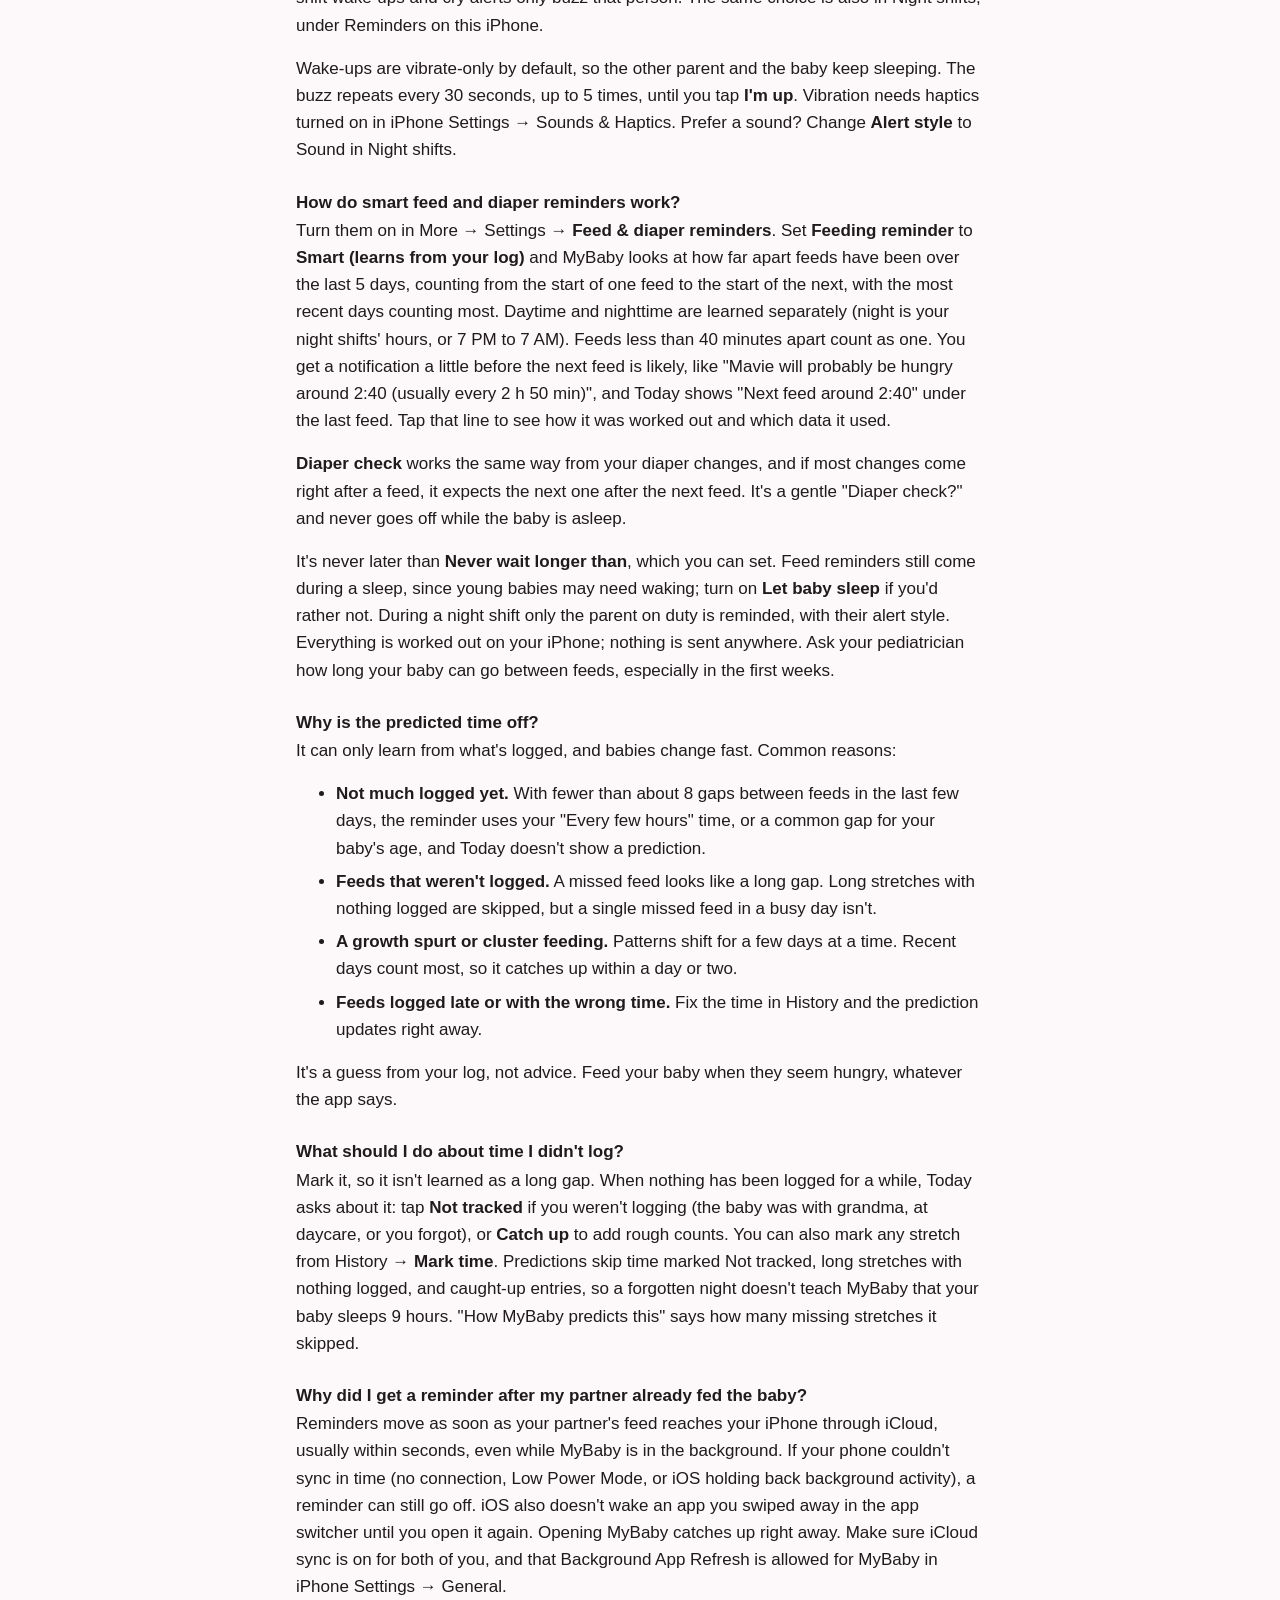
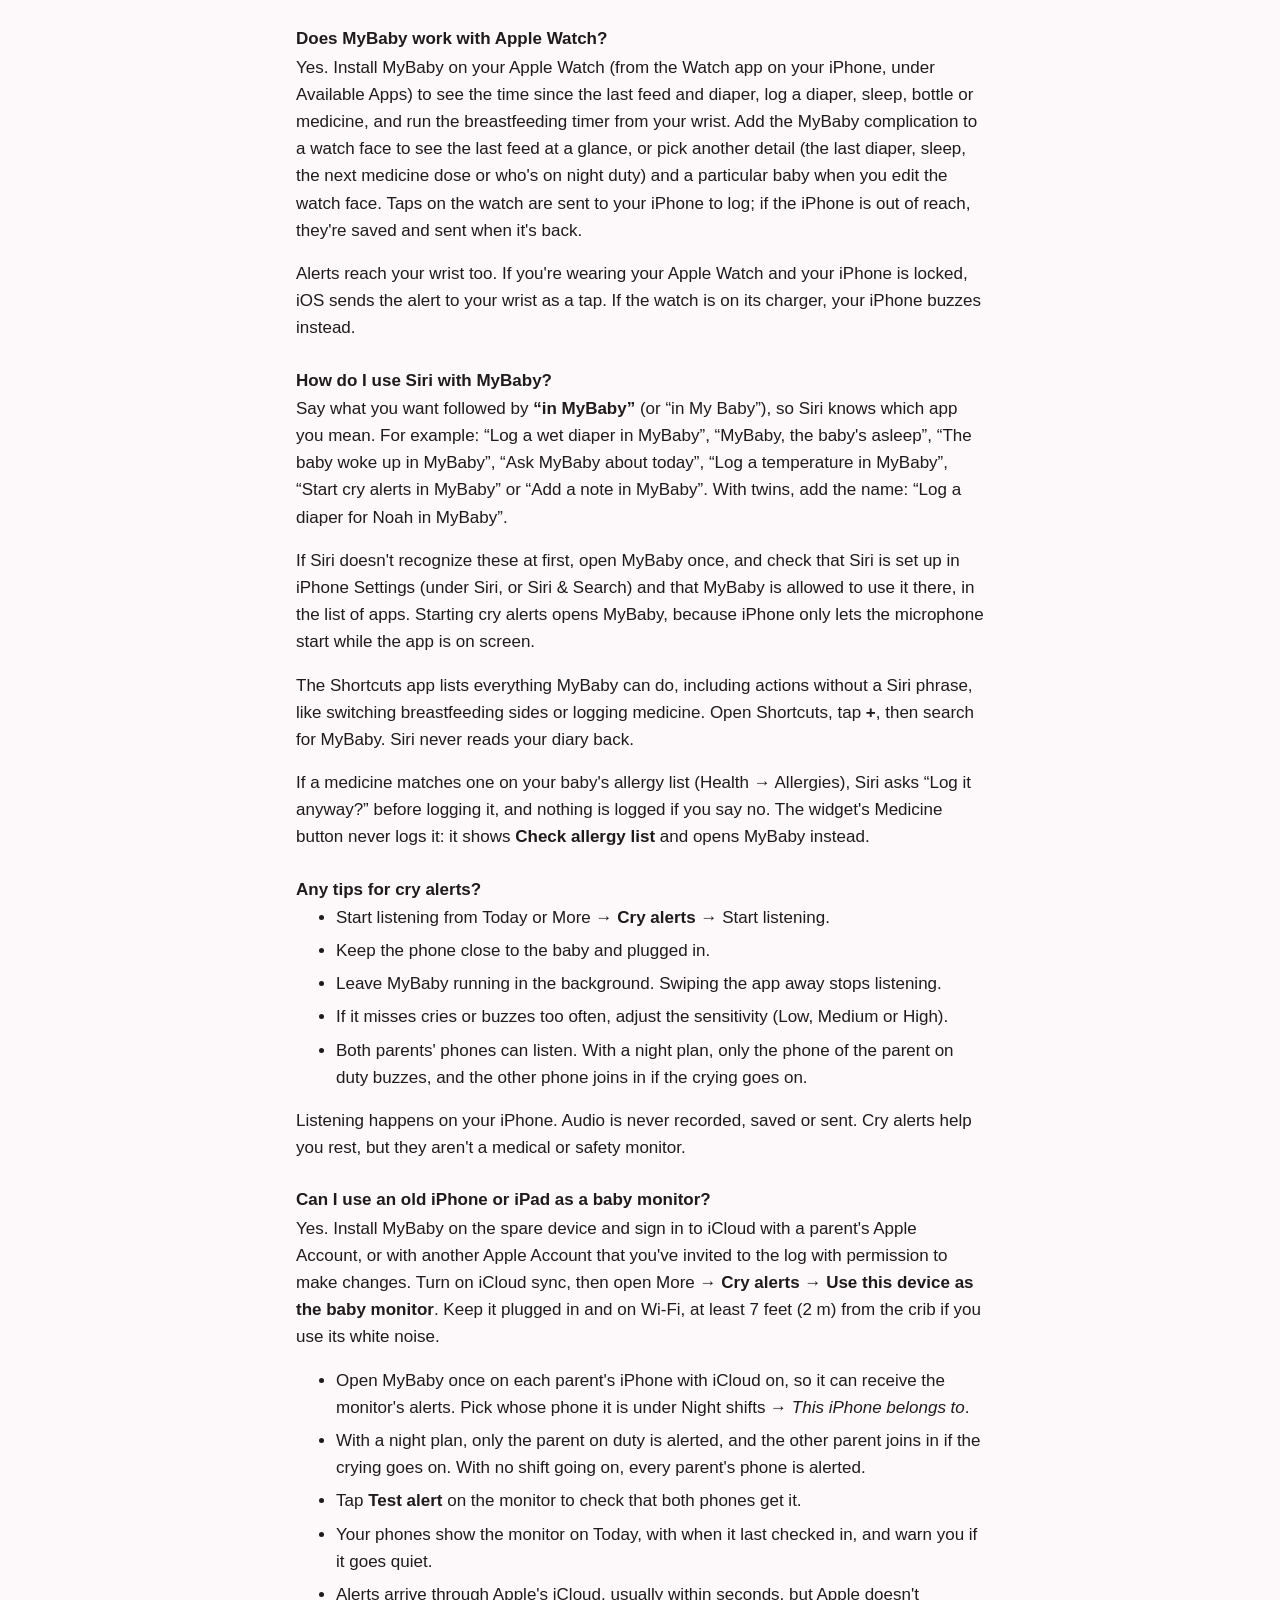
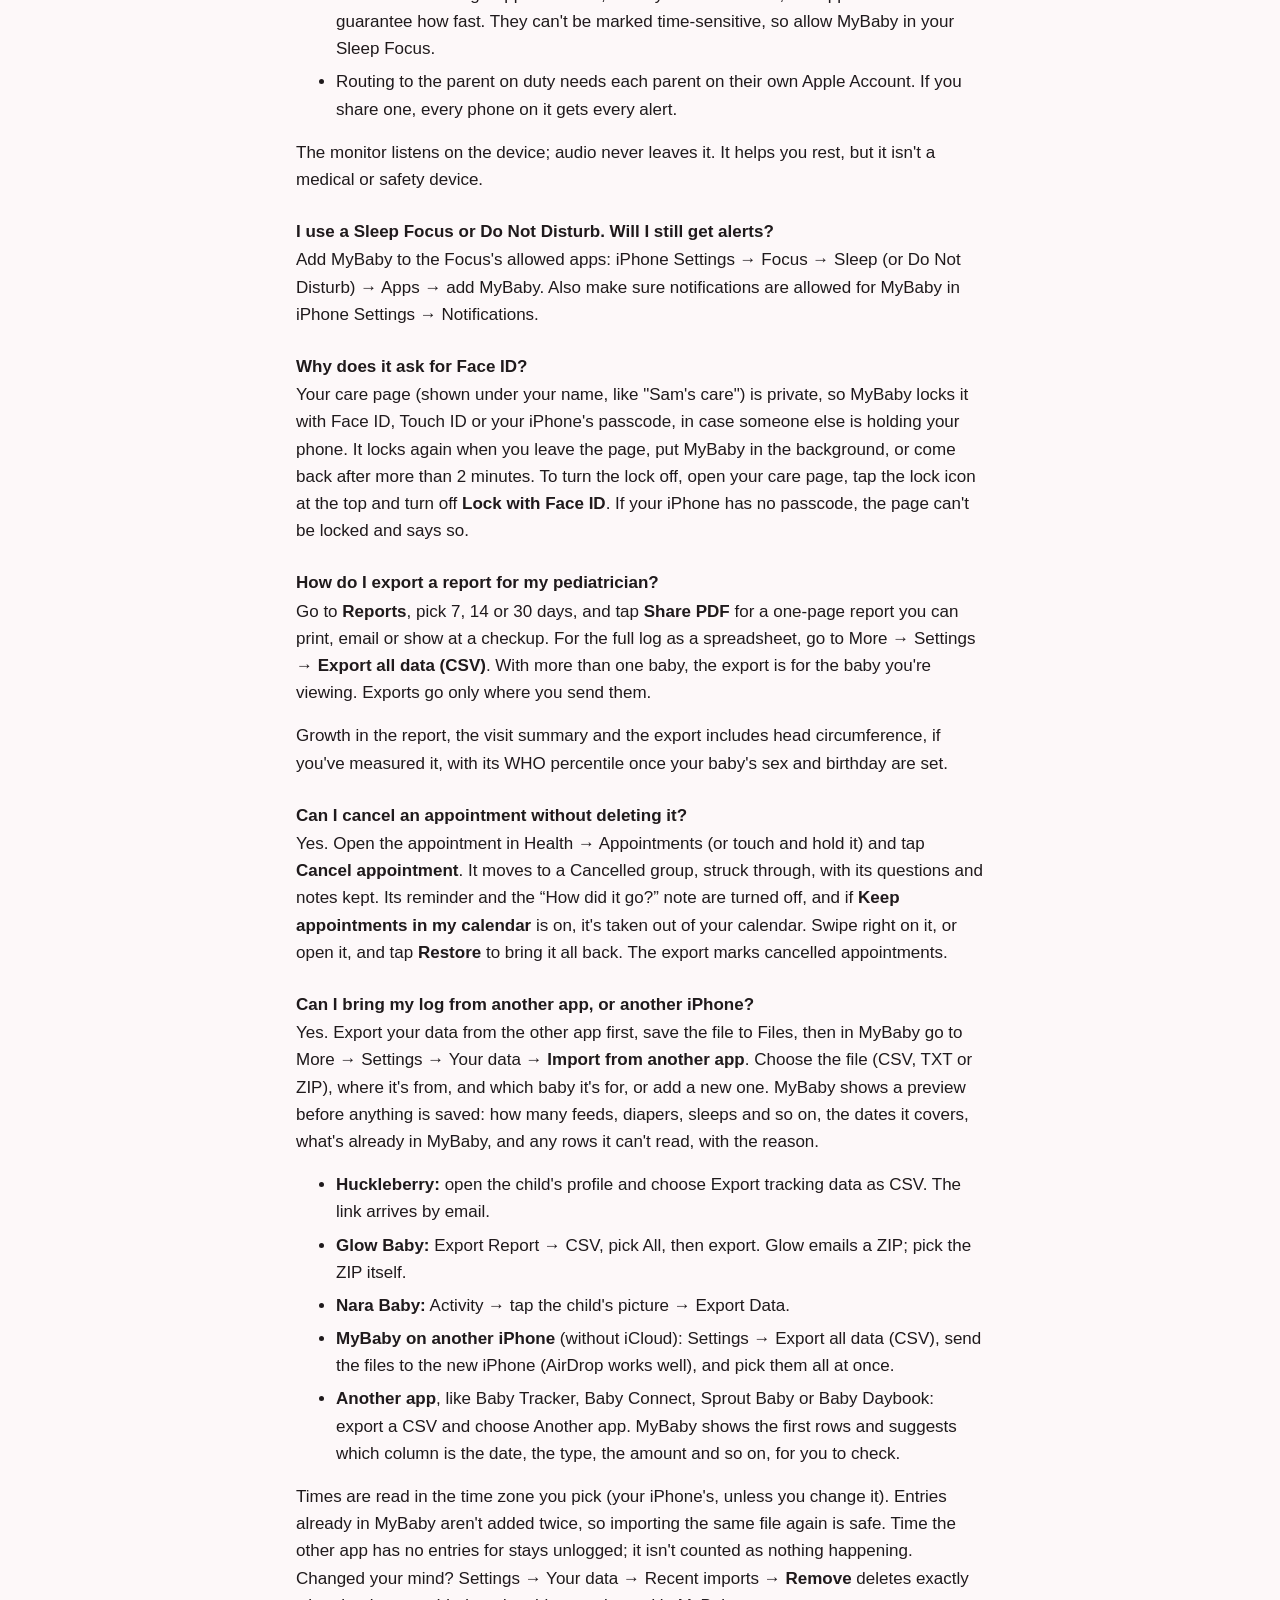
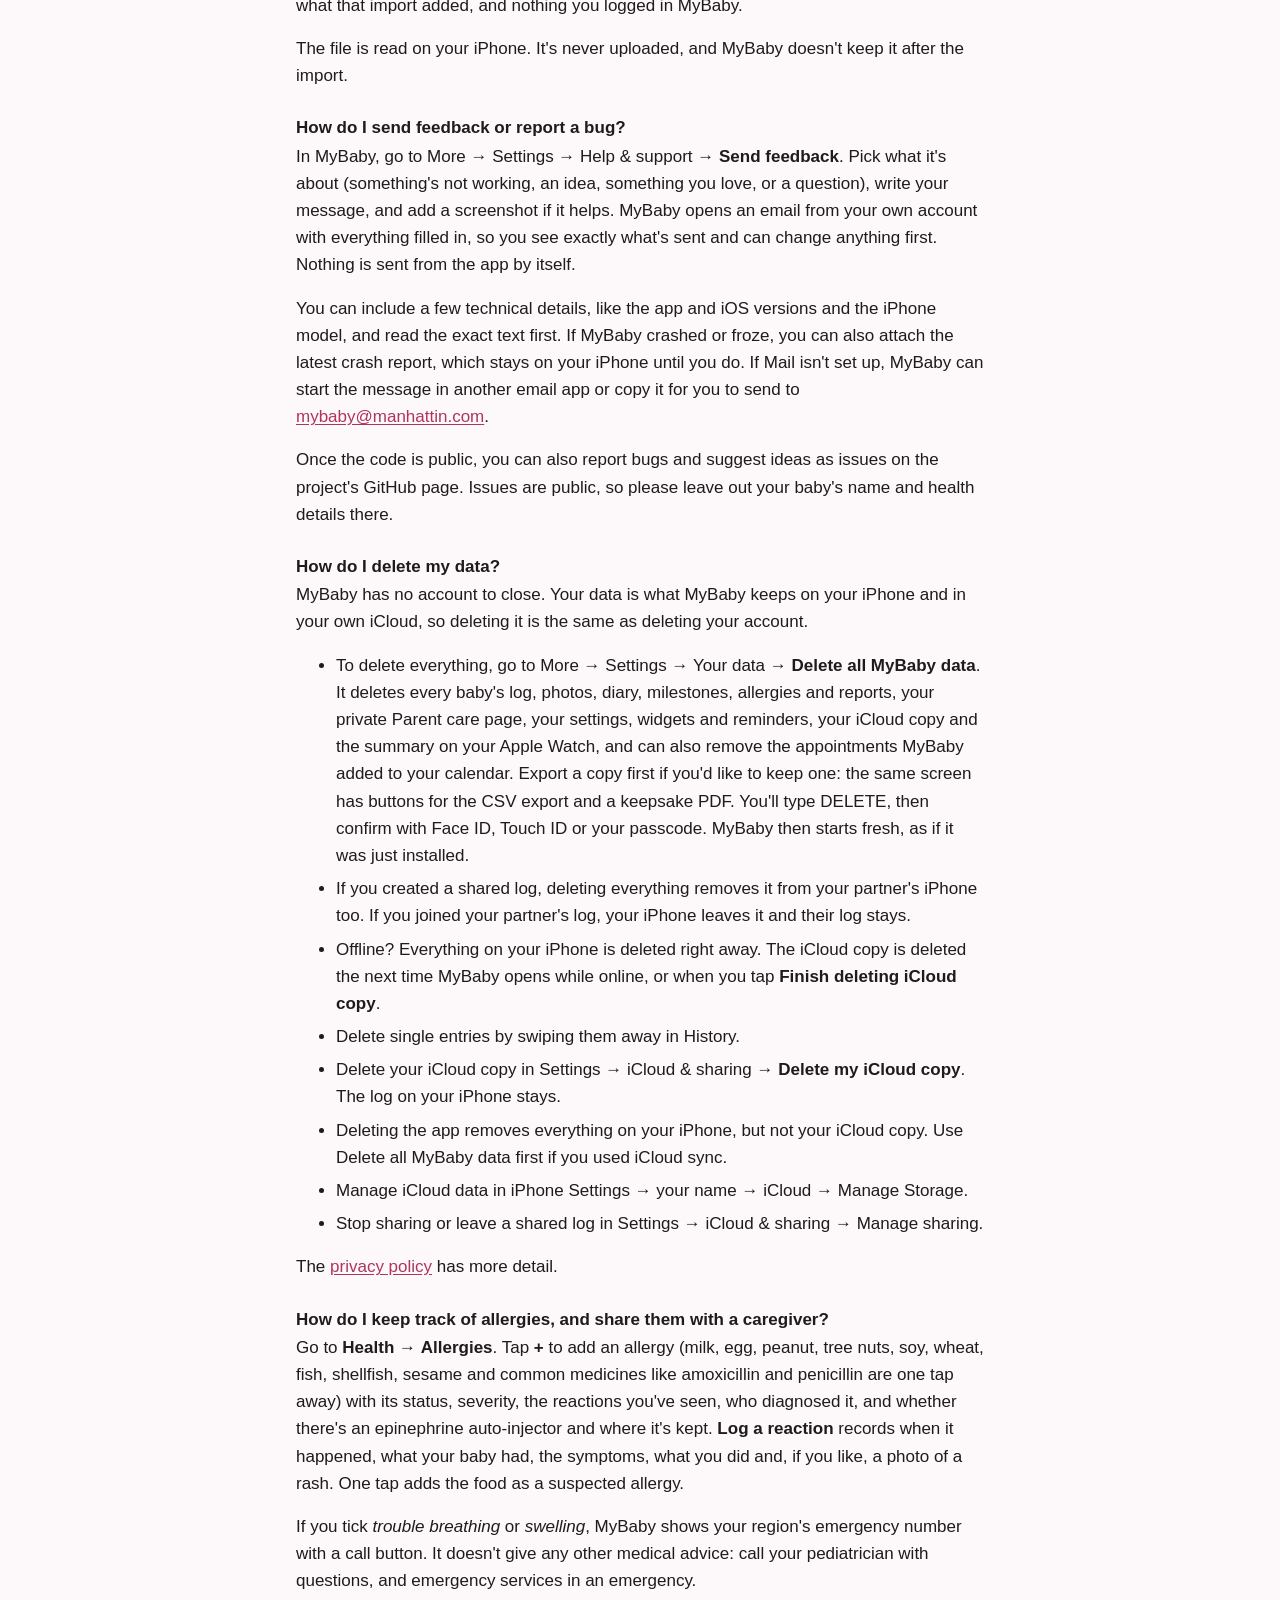
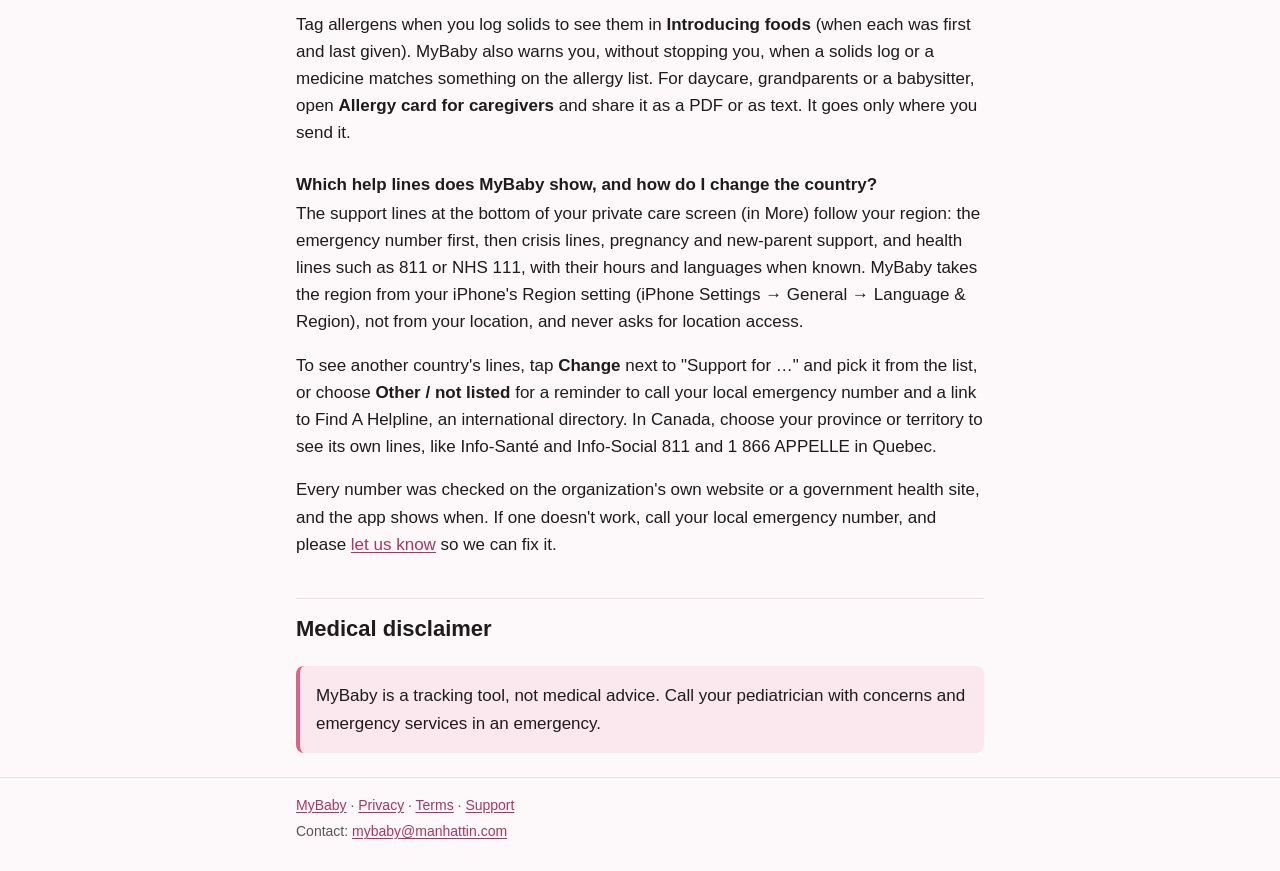
<file: docs/support.html>
<!doctype html>
<html lang="en">
<head>
  <meta charset="utf-8">
  <meta name="viewport" content="width=device-width, initial-scale=1">
  <title>MyBaby Support</title>
  <meta name="description" content="Help with MyBaby: sharing with your partner, iCloud, twins, night shifts, cry alerts, exports and more.">
  <link rel="icon" type="image/png" href="icon.png">
  <link rel="apple-touch-icon" href="icon.png">
  <link rel="alternate" hreflang="en" href="https://byitzy.github.io/mybaby-app/support.html">
  <link rel="alternate" hreflang="fr" href="https://byitzy.github.io/mybaby-app/fr/support.html">
  <link rel="alternate" hreflang="es" href="https://byitzy.github.io/mybaby-app/es/support.html">
  <link rel="alternate" hreflang="x-default" href="https://byitzy.github.io/mybaby-app/support.html">
  <link rel="stylesheet" href="style.css">
  <script src="lang.js" defer></script>
</head>
<body>
  <header class="site-header">
    <div class="wrap">
      <a class="brand" href="index.html"><img src="icon.png" alt="" width="32" height="32">MyBaby</a>
      <nav class="site-nav" aria-label="Site">
        <ul>
          <li><a href="privacy.html">Privacy</a></li>
          <li><a href="terms.html">Terms</a></li>
          <li><a href="support.html" aria-current="page">Support</a></li>
        </ul>
      </nav>
      <nav class="lang-switch" aria-label="Language">
        <ul>
          <li><span aria-current="true">English</span></li>
          <li><a href="fr/support.html" hreflang="fr" lang="fr">Français</a></li>
          <li><a href="es/support.html" hreflang="es" lang="es">Español</a></li>
        </ul>
      </nav>
    </div>
  </header>

  <main class="wrap">
    <h1>Support</h1>
    <p class="lead">We're happy to help. Email us at <a href="mailto:mybaby@manhattin.com">mybaby@manhattin.com</a> and tell us what's going on.</p>
    <p>Please don't include health details you'd rather keep private. We don't need your baby's log to help, and we can't see it.</p>

    <h2 id="faq">Frequently asked questions</h2>

    <h3 id="partner">How do I invite my partner, and what happens on their phone?</h3>
    <p>In MyBaby, go to More &rarr; Settings &rarr; <strong>Invite partner</strong> and send the iCloud link by Messages, Mail or anything else. Sharing uses iCloud, so the app asks to turn iCloud on first.</p>
    <p>Your partner installs MyBaby and opens the link on their iPhone. They should open the link rather than set up a new baby. If they already started an empty one, it's removed when they join. From then on you both see and add to the same log, and an entry logged on one phone shows up on the other within a few seconds when it's online. The night shift plan and the parents' names sync too, while each phone keeps its own alert settings and its own "This iPhone belongs to" (in Settings &rarr; Parents). After joining, Today asks once "Who's using this iPhone?" so your phone buzzes the right person.</p>
    <p>To remove someone, stop sharing, or leave a log, go to Settings &rarr; iCloud &amp; sharing &rarr; <strong>Manage sharing</strong>.</p>

    <h3 id="icloud">How do I turn iCloud on or off?</h3>
    <p>Go to More &rarr; Settings &rarr; iCloud &amp; sharing &rarr; <strong>Sync with iCloud</strong>. With it off (the default), your log stays only on your iPhone. With it on, your log is backed up, end-to-end encrypted, to your own iCloud and kept in sync on your devices signed in to the same Apple Account.</p>
    <p>iCloud can't be turned off while the log is shared. Stop sharing or leave the log in Manage sharing first. Turning sync off keeps everything on your iPhone. To also remove the copy in iCloud, use <strong>Delete my iCloud copy</strong> in the same section.</p>

    <h3 id="new-phone">How do I restore my log on a new phone?</h3>
    <p>This works if you had iCloud sync on. Sign in to the new iPhone with the same Apple Account, install MyBaby, and tap <strong>Restore from iCloud</strong> on the welcome screen. Your log downloads from iCloud. Your iCloud Keychain needs to be available on the new phone, because it holds the keys that unlock your encrypted log.</p>
    <p>If you'd joined a log your partner shared, open their invitation link on the new phone.</p>

    <h3 id="twins">We have twins. How do I add another baby?</h3>
    <p>Tap the baby's name at the top of Today, or go to More &rarr; <strong>Babies</strong>, then <strong>Add a baby</strong>. Each baby has their own log, history, reports, health records, reminders and export, and you can switch between them the same way.</p>
    <p>If you share with your partner, a new baby joins the same share automatically. New babies are added on the phone of the parent who created the log.</p>

    <h3 id="night-shifts">How do night shifts work, and why do alerts only vibrate?</h3>
    <p>More &rarr; <strong>Night shifts</strong> lets you split each night, or take turns by night, so both parents get equal sleep. With Family sharing, the plan syncs to your partner's phone by itself.</p>
    <p>The parents' names, and who each iPhone belongs to, are in More &rarr; Settings &rarr; <strong>Parents</strong>. Any two parents work, including two moms or two dads. On each phone, choose its owner under "This iPhone belongs to" (or "Shared iPhone" for a phone you both use), so night-shift wake-ups and cry alerts only buzz that person. The same choice is also in Night shifts, under Reminders on this iPhone.</p>
    <p>Wake-ups are vibrate-only by default, so the other parent and the baby keep sleeping. The buzz repeats every 30 seconds, up to 5 times, until you tap <strong>I'm up</strong>. Vibration needs haptics turned on in iPhone Settings &rarr; Sounds &amp; Haptics. Prefer a sound? Change <strong>Alert style</strong> to Sound in Night shifts.</p>

    <h3 id="smart-reminders">How do smart feed and diaper reminders work?</h3>
    <p>Turn them on in More &rarr; Settings &rarr; <strong>Feed &amp; diaper reminders</strong>. Set <strong>Feeding reminder</strong> to <strong>Smart (learns from your log)</strong> and MyBaby looks at how far apart feeds have been over the last 5 days, counting from the start of one feed to the start of the next, with the most recent days counting most. Daytime and nighttime are learned separately (night is your night shifts' hours, or 7&nbsp;PM to 7&nbsp;AM). Feeds less than 40 minutes apart count as one. You get a notification a little before the next feed is likely, like "Mavie will probably be hungry around 2:40 (usually every 2&nbsp;h 50&nbsp;min)", and Today shows "Next feed around 2:40" under the last feed. Tap that line to see how it was worked out and which data it used.</p>
    <p><strong>Diaper check</strong> works the same way from your diaper changes, and if most changes come right after a feed, it expects the next one after the next feed. It's a gentle "Diaper check?" and never goes off while the baby is asleep.</p>
    <p>It's never later than <strong>Never wait longer than</strong>, which you can set. Feed reminders still come during a sleep, since young babies may need waking; turn on <strong>Let baby sleep</strong> if you'd rather not. During a night shift only the parent on duty is reminded, with their alert style. Everything is worked out on your iPhone; nothing is sent anywhere. Ask your pediatrician how long your baby can go between feeds, especially in the first weeks.</p>

    <h3 id="prediction-off">Why is the predicted time off?</h3>
    <p>It can only learn from what's logged, and babies change fast. Common reasons:</p>
    <ul>
      <li><strong>Not much logged yet.</strong> With fewer than about 8 gaps between feeds in the last few days, the reminder uses your "Every few hours" time, or a common gap for your baby's age, and Today doesn't show a prediction.</li>
      <li><strong>Feeds that weren't logged.</strong> A missed feed looks like a long gap. Long stretches with nothing logged are skipped, but a single missed feed in a busy day isn't.</li>
      <li><strong>A growth spurt or cluster feeding.</strong> Patterns shift for a few days at a time. Recent days count most, so it catches up within a day or two.</li>
      <li><strong>Feeds logged late or with the wrong time.</strong> Fix the time in History and the prediction updates right away.</li>
    </ul>
    <p>It's a guess from your log, not advice. Feed your baby when they seem hungry, whatever the app says.</p>

    <h3 id="missing-data">What should I do about time I didn't log?</h3>
    <p>Mark it, so it isn't learned as a long gap. When nothing has been logged for a while, Today asks about it: tap <strong>Not tracked</strong> if you weren't logging (the baby was with grandma, at daycare, or you forgot), or <strong>Catch up</strong> to add rough counts. You can also mark any stretch from History &rarr; <strong>Mark time</strong>. Predictions skip time marked Not tracked, long stretches with nothing logged, and caught-up entries, so a forgotten night doesn't teach MyBaby that your baby sleeps 9 hours. "How MyBaby predicts this" says how many missing stretches it skipped.</p>

    <h3 id="partner-fed">Why did I get a reminder after my partner already fed the baby?</h3>
    <p>Reminders move as soon as your partner's feed reaches your iPhone through iCloud, usually within seconds, even while MyBaby is in the background. If your phone couldn't sync in time (no connection, Low Power Mode, or iOS holding back background activity), a reminder can still go off. iOS also doesn't wake an app you swiped away in the app switcher until you open it again. Opening MyBaby catches up right away. Make sure iCloud sync is on for both of you, and that Background App Refresh is allowed for MyBaby in iPhone Settings &rarr; General.</p>

    <h3 id="watch">Does MyBaby work with Apple Watch?</h3>
    <p>Yes. Install MyBaby on your Apple Watch (from the Watch app on your iPhone, under Available Apps) to see the time since the last feed and diaper, log a diaper, sleep, bottle or medicine, and run the breastfeeding timer from your wrist. Add the MyBaby complication to a watch face to see the last feed at a glance, or pick another detail (the last diaper, sleep, the next medicine dose or who's on night duty) and a particular baby when you edit the watch face. Taps on the watch are sent to your iPhone to log; if the iPhone is out of reach, they're saved and sent when it's back.</p>
    <p>Alerts reach your wrist too. If you're wearing your Apple Watch and your iPhone is locked, iOS sends the alert to your wrist as a tap. If the watch is on its charger, your iPhone buzzes instead.</p>

    <h3 id="siri">How do I use Siri with MyBaby?</h3>
    <p>Say what you want followed by <strong>&ldquo;in MyBaby&rdquo;</strong> (or &ldquo;in My Baby&rdquo;), so Siri knows which app you mean. For example: &ldquo;Log a wet diaper in MyBaby&rdquo;, &ldquo;MyBaby, the baby's asleep&rdquo;, &ldquo;The baby woke up in MyBaby&rdquo;, &ldquo;Ask MyBaby about today&rdquo;, &ldquo;Log a temperature in MyBaby&rdquo;, &ldquo;Start cry alerts in MyBaby&rdquo; or &ldquo;Add a note in MyBaby&rdquo;. With twins, add the name: &ldquo;Log a diaper for Noah in MyBaby&rdquo;.</p>
    <p>If Siri doesn't recognize these at first, open MyBaby once, and check that Siri is set up in iPhone Settings (under Siri, or Siri &amp; Search) and that MyBaby is allowed to use it there, in the list of apps. Starting cry alerts opens MyBaby, because iPhone only lets the microphone start while the app is on screen.</p>
    <p>The Shortcuts app lists everything MyBaby can do, including actions without a Siri phrase, like switching breastfeeding sides or logging medicine. Open Shortcuts, tap <strong>+</strong>, then search for MyBaby. Siri never reads your diary back.</p>
    <p>If a medicine matches one on your baby's allergy list (Health &rarr; Allergies), Siri asks &ldquo;Log it anyway?&rdquo; before logging it, and nothing is logged if you say no. The widget's Medicine button never logs it: it shows <strong>Check allergy list</strong> and opens MyBaby instead.</p>

    <h3 id="cry-alerts">Any tips for cry alerts?</h3>
    <ul>
      <li>Start listening from Today or More &rarr; <strong>Cry alerts</strong> &rarr; Start listening.</li>
      <li>Keep the phone close to the baby and plugged in.</li>
      <li>Leave MyBaby running in the background. Swiping the app away stops listening.</li>
      <li>If it misses cries or buzzes too often, adjust the sensitivity (Low, Medium or High).</li>
      <li>Both parents' phones can listen. With a night plan, only the phone of the parent on duty buzzes, and the other phone joins in if the crying goes on.</li>
    </ul>
    <p>Listening happens on your iPhone. Audio is never recorded, saved or sent. Cry alerts help you rest, but they aren't a medical or safety monitor.</p>

    <h3 id="nursery-monitor">Can I use an old iPhone or iPad as a baby monitor?</h3>
    <p>Yes. Install MyBaby on the spare device and sign in to iCloud with a parent's Apple Account, or with another Apple Account that you've invited to the log with permission to make changes. Turn on iCloud sync, then open More &rarr; <strong>Cry alerts</strong> &rarr; <strong>Use this device as the baby monitor</strong>. Keep it plugged in and on Wi-Fi, at least 7 feet (2 m) from the crib if you use its white noise.</p>
    <ul>
      <li>Open MyBaby once on each parent's iPhone with iCloud on, so it can receive the monitor's alerts. Pick whose phone it is under Night shifts &rarr; <em>This iPhone belongs to</em>.</li>
      <li>With a night plan, only the parent on duty is alerted, and the other parent joins in if the crying goes on. With no shift going on, every parent's phone is alerted.</li>
      <li>Tap <strong>Test alert</strong> on the monitor to check that both phones get it.</li>
      <li>Your phones show the monitor on Today, with when it last checked in, and warn you if it goes quiet.</li>
      <li>Alerts arrive through Apple's iCloud, usually within seconds, but Apple doesn't guarantee how fast. They can't be marked time-sensitive, so allow MyBaby in your Sleep Focus.</li>
      <li>Routing to the parent on duty needs each parent on their own Apple Account. If you share one, every phone on it gets every alert.</li>
    </ul>
    <p>The monitor listens on the device; audio never leaves it. It helps you rest, but it isn't a medical or safety device.</p>

    <h3 id="focus">I use a Sleep Focus or Do Not Disturb. Will I still get alerts?</h3>
    <p>Add MyBaby to the Focus's allowed apps: iPhone Settings &rarr; Focus &rarr; Sleep (or Do Not Disturb) &rarr; Apps &rarr; add MyBaby. Also make sure notifications are allowed for MyBaby in iPhone Settings &rarr; Notifications.</p>

    <h3 id="face-id">Why does it ask for Face ID?</h3>
    <p>Your care page (shown under your name, like "Sam's care") is private, so MyBaby locks it with Face ID, Touch ID or your iPhone's passcode, in case someone else is holding your phone. It locks again when you leave the page, put MyBaby in the background, or come back after more than 2 minutes. To turn the lock off, open your care page, tap the lock icon at the top and turn off <strong>Lock with Face ID</strong>. If your iPhone has no passcode, the page can't be locked and says so.</p>

    <h3 id="pediatrician">How do I export a report for my pediatrician?</h3>
    <p>Go to <strong>Reports</strong>, pick 7, 14 or 30 days, and tap <strong>Share PDF</strong> for a one-page report you can print, email or show at a checkup. For the full log as a spreadsheet, go to More &rarr; Settings &rarr; <strong>Export all data (CSV)</strong>. With more than one baby, the export is for the baby you're viewing. Exports go only where you send them.</p>
    <p>Growth in the report, the visit summary and the export includes head circumference, if you've measured it, with its WHO percentile once your baby's sex and birthday are set.</p>

    <h3 id="cancel-appointment">Can I cancel an appointment without deleting it?</h3>
    <p>Yes. Open the appointment in Health &rarr; Appointments (or touch and hold it) and tap <strong>Cancel appointment</strong>. It moves to a Cancelled group, struck through, with its questions and notes kept. Its reminder and the &ldquo;How did it go?&rdquo; note are turned off, and if <strong>Keep appointments in my calendar</strong> is on, it's taken out of your calendar. Swipe right on it, or open it, and tap <strong>Restore</strong> to bring it all back. The export marks cancelled appointments.</p>

    <h3 id="import">Can I bring my log from another app, or another iPhone?</h3>
    <p>Yes. Export your data from the other app first, save the file to Files, then in MyBaby go to More &rarr; Settings &rarr; Your data &rarr; <strong>Import from another app</strong>. Choose the file (CSV, TXT or ZIP), where it's from, and which baby it's for, or add a new one. MyBaby shows a preview before anything is saved: how many feeds, diapers, sleeps and so on, the dates it covers, what's already in MyBaby, and any rows it can't read, with the reason.</p>
    <ul>
      <li><strong>Huckleberry:</strong> open the child's profile and choose Export tracking data as CSV. The link arrives by email.</li>
      <li><strong>Glow Baby:</strong> Export Report &rarr; CSV, pick All, then export. Glow emails a ZIP; pick the ZIP itself.</li>
      <li><strong>Nara Baby:</strong> Activity &rarr; tap the child's picture &rarr; Export Data.</li>
      <li><strong>MyBaby on another iPhone</strong> (without iCloud): Settings &rarr; Export all data (CSV), send the files to the new iPhone (AirDrop works well), and pick them all at once.</li>
      <li><strong>Another app</strong>, like Baby Tracker, Baby Connect, Sprout Baby or Baby Daybook: export a CSV and choose Another app. MyBaby shows the first rows and suggests which column is the date, the type, the amount and so on, for you to check.</li>
    </ul>
    <p>Times are read in the time zone you pick (your iPhone's, unless you change it). Entries already in MyBaby aren't added twice, so importing the same file again is safe. Time the other app has no entries for stays unlogged; it isn't counted as nothing happening. Changed your mind? Settings &rarr; Your data &rarr; Recent imports &rarr; <strong>Remove</strong> deletes exactly what that import added, and nothing you logged in MyBaby.</p>
    <p>The file is read on your iPhone. It's never uploaded, and MyBaby doesn't keep it after the import.</p>

    <h3 id="feedback">How do I send feedback or report a bug?</h3>
    <p>In MyBaby, go to More &rarr; Settings &rarr; Help &amp; support &rarr; <strong>Send feedback</strong>. Pick what it's about (something's not working, an idea, something you love, or a question), write your message, and add a screenshot if it helps. MyBaby opens an email from your own account with everything filled in, so you see exactly what's sent and can change anything first. Nothing is sent from the app by itself.</p>
    <p>You can include a few technical details, like the app and iOS versions and the iPhone model, and read the exact text first. If MyBaby crashed or froze, you can also attach the latest crash report, which stays on your iPhone until you do. If Mail isn't set up, MyBaby can start the message in another email app or copy it for you to send to <a href="mailto:mybaby@manhattin.com">mybaby@manhattin.com</a>.</p>
    <p>Once the code is public, you can also report bugs and suggest ideas as issues on the project's GitHub page. Issues are public, so please leave out your baby's name and health details there.</p>

    <h3 id="delete">How do I delete my data?</h3>
    <p>MyBaby has no account to close. Your data is what MyBaby keeps on your iPhone and in your own iCloud, so deleting it is the same as deleting your account.</p>
    <ul>
      <li>To delete everything, go to More &rarr; Settings &rarr; Your data &rarr; <strong>Delete all MyBaby data</strong>. It deletes every baby's log, photos, diary, milestones, allergies and reports, your private Parent care page, your settings, widgets and reminders, your iCloud copy and the summary on your Apple Watch, and can also remove the appointments MyBaby added to your calendar. Export a copy first if you'd like to keep one: the same screen has buttons for the CSV export and a keepsake PDF. You'll type DELETE, then confirm with Face ID, Touch ID or your passcode. MyBaby then starts fresh, as if it was just installed.</li>
      <li>If you created a shared log, deleting everything removes it from your partner's iPhone too. If you joined your partner's log, your iPhone leaves it and their log stays.</li>
      <li>Offline? Everything on your iPhone is deleted right away. The iCloud copy is deleted the next time MyBaby opens while online, or when you tap <strong>Finish deleting iCloud copy</strong>.</li>
      <li>Delete single entries by swiping them away in History.</li>
      <li>Delete your iCloud copy in Settings &rarr; iCloud &amp; sharing &rarr; <strong>Delete my iCloud copy</strong>. The log on your iPhone stays.</li>
      <li>Deleting the app removes everything on your iPhone, but not your iCloud copy. Use Delete all MyBaby data first if you used iCloud sync.</li>
      <li>Manage iCloud data in iPhone Settings &rarr; your name &rarr; iCloud &rarr; Manage Storage.</li>
      <li>Stop sharing or leave a shared log in Settings &rarr; iCloud &amp; sharing &rarr; Manage sharing.</li>
    </ul>
    <p>The <a href="privacy.html#deleting">privacy policy</a> has more detail.</p>

    <h3 id="allergies">How do I keep track of allergies, and share them with a caregiver?</h3>
    <p>Go to <strong>Health</strong> &rarr; <strong>Allergies</strong>. Tap <strong>+</strong> to add an allergy (milk, egg, peanut, tree nuts, soy, wheat, fish, shellfish, sesame and common medicines like amoxicillin and penicillin are one tap away) with its status, severity, the reactions you've seen, who diagnosed it, and whether there's an epinephrine auto-injector and where it's kept. <strong>Log a reaction</strong> records when it happened, what your baby had, the symptoms, what you did and, if you like, a photo of a rash. One tap adds the food as a suspected allergy.</p>
    <p>If you tick <em>trouble breathing</em> or <em>swelling</em>, MyBaby shows your region's emergency number with a call button. It doesn't give any other medical advice: call your pediatrician with questions, and emergency services in an emergency.</p>
    <p>Tag allergens when you log solids to see them in <strong>Introducing foods</strong> (when each was first and last given). MyBaby also warns you, without stopping you, when a solids log or a medicine matches something on the allergy list. For daycare, grandparents or a babysitter, open <strong>Allergy card for caregivers</strong> and share it as a PDF or as text. It goes only where you send it.</p>

    <h3 id="support-lines">Which help lines does MyBaby show, and how do I change the country?</h3>
    <p>The support lines at the bottom of your private care screen (in More) follow your region: the emergency number first, then crisis lines, pregnancy and new-parent support, and health lines such as 811 or NHS 111, with their hours and languages when known. MyBaby takes the region from your iPhone's Region setting (iPhone Settings &rarr; General &rarr; Language &amp; Region), not from your location, and never asks for location access.</p>
    <p>To see another country's lines, tap <strong>Change</strong> next to "Support for &hellip;" and pick it from the list, or choose <strong>Other / not listed</strong> for a reminder to call your local emergency number and a link to Find A Helpline, an international directory. In Canada, choose your province or territory to see its own lines, like Info-Santé and Info-Social 811 and 1&nbsp;866&nbsp;APPELLE in Quebec.</p>
    <p>Every number was checked on the organization's own website or a government health site, and the app shows when. If one doesn't work, call your local emergency number, and please <a href="mailto:mybaby@manhattin.com">let us know</a> so we can fix it.</p>

    <h2 id="medical">Medical disclaimer</h2>
    <div class="callout">
      <p>MyBaby is a tracking tool, not medical advice. Call your pediatrician with concerns and emergency services in an emergency.</p>
    </div>
  </main>

  <footer class="site-footer">
    <div class="wrap">
      <p><a href="index.html">MyBaby</a> &middot; <a href="privacy.html">Privacy</a> &middot; <a href="terms.html">Terms</a> &middot; <a href="support.html">Support</a></p>
      <p>Contact: <a href="mailto:mybaby@manhattin.com">mybaby@manhattin.com</a></p>
    </div>
  </footer>
</body>
</html>
</file>
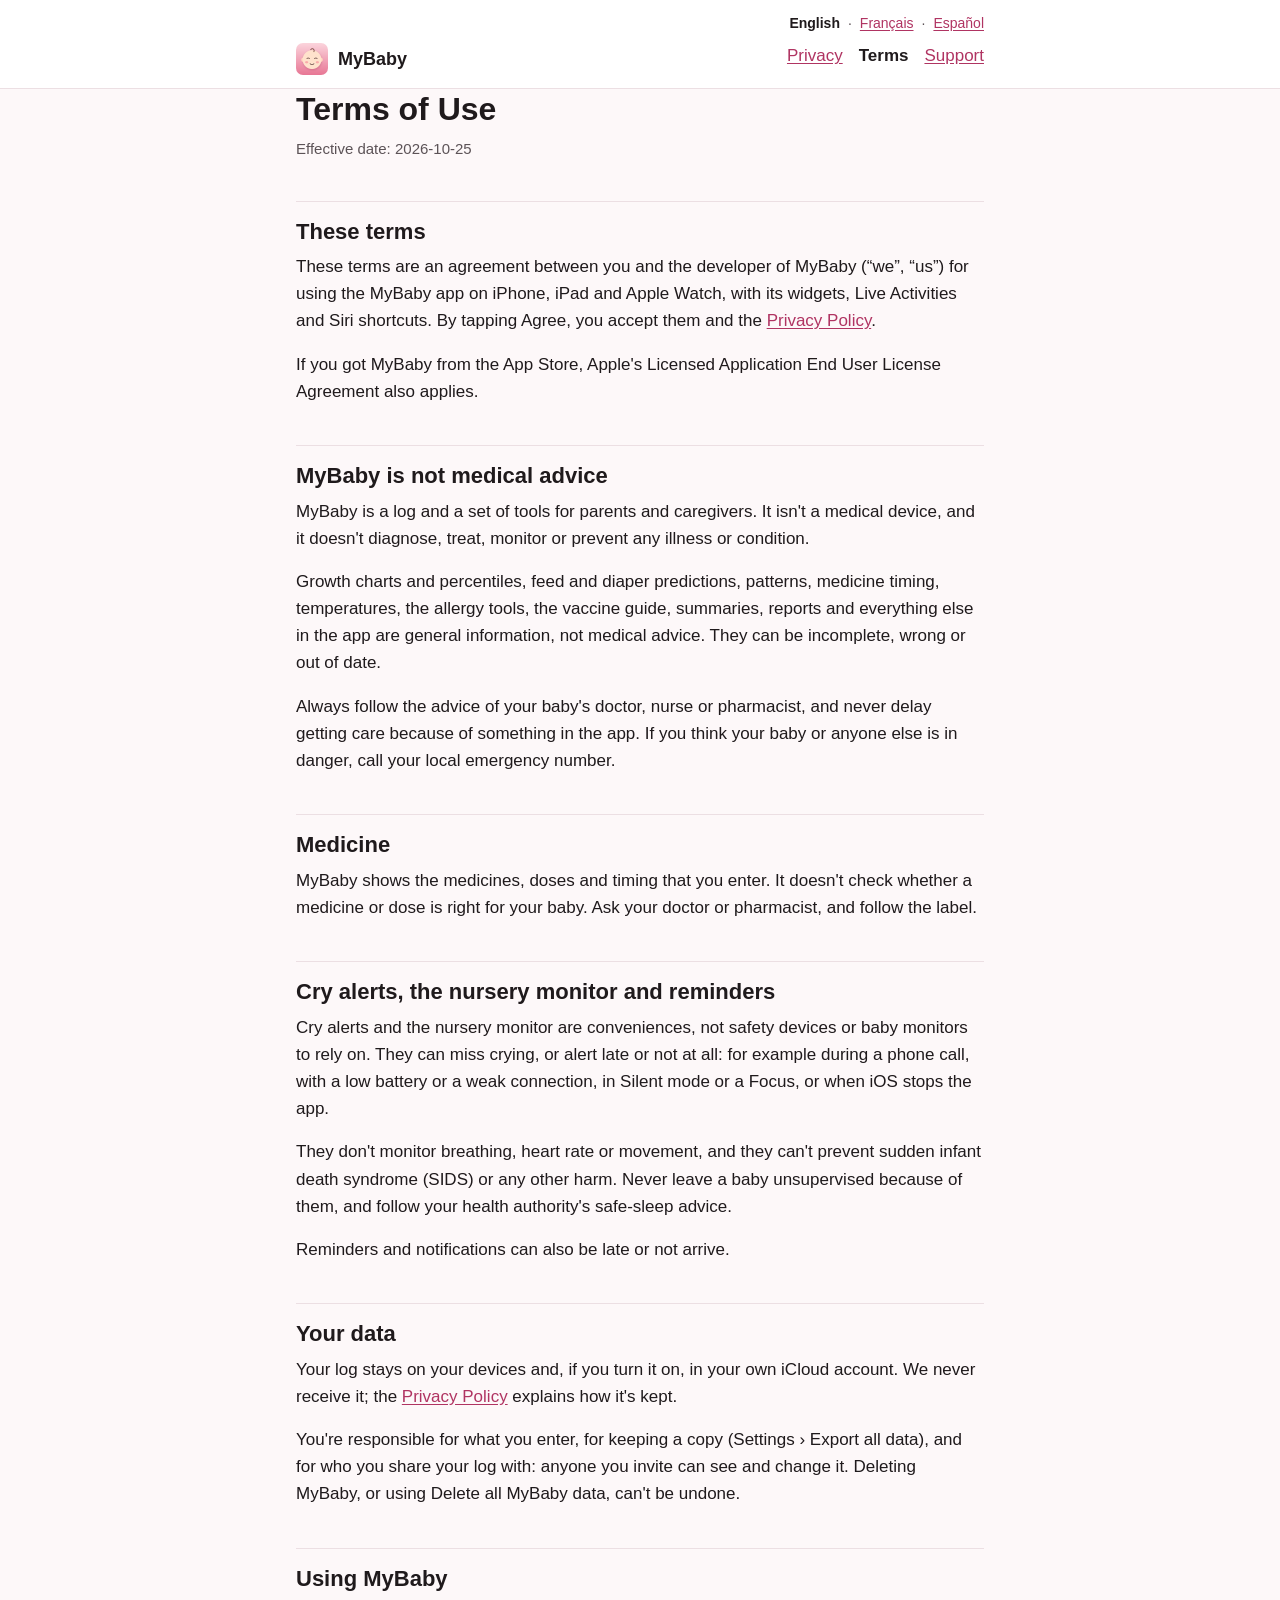
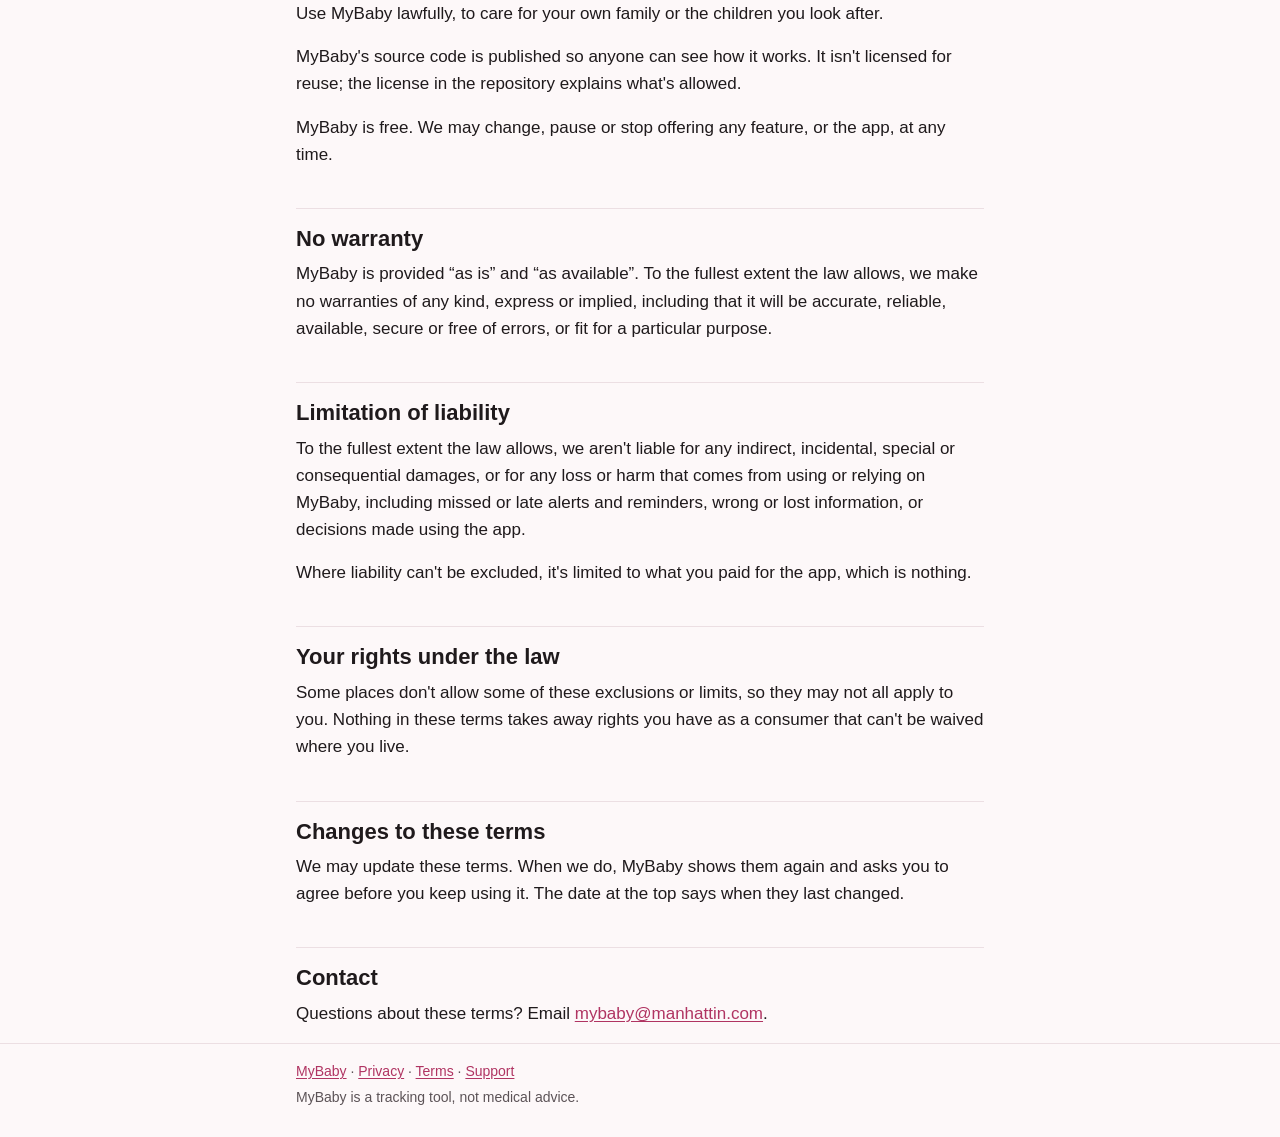
<file: docs/terms.html>
<!doctype html>
<html lang="en">
<head>
  <meta charset="utf-8">
  <meta name="viewport" content="width=device-width, initial-scale=1">
  <title>MyBaby Terms of Use</title>
  <meta name="description" content="The terms for using MyBaby: a log and tools for parents, not medical advice or a safety device.">
  <link rel="icon" type="image/png" href="icon.png">
  <link rel="apple-touch-icon" href="icon.png">
  <link rel="alternate" hreflang="en" href="https://byitzy.github.io/mybaby-app/terms.html">
  <link rel="alternate" hreflang="fr" href="https://byitzy.github.io/mybaby-app/fr/terms.html">
  <link rel="alternate" hreflang="es" href="https://byitzy.github.io/mybaby-app/es/terms.html">
  <link rel="alternate" hreflang="x-default" href="https://byitzy.github.io/mybaby-app/terms.html">
  <link rel="stylesheet" href="style.css">
  <script src="lang.js" defer></script>
</head>
<body>
  <header class="site-header">
    <div class="wrap">
      <a class="brand" href="index.html"><img src="icon.png" alt="" width="32" height="32">MyBaby</a>
      <nav class="site-nav" aria-label="Site">
        <ul>
          <li><a href="privacy.html">Privacy</a></li>
          <li><a href="terms.html" aria-current="page">Terms</a></li>
          <li><a href="support.html">Support</a></li>
        </ul>
      </nav>
      <nav class="lang-switch" aria-label="Language">
        <ul>
          <li><span aria-current="true">English</span></li>
          <li><a href="fr/terms.html" hreflang="fr" lang="fr">Français</a></li>
          <li><a href="es/terms.html" hreflang="es" lang="es">Español</a></li>
        </ul>
      </nav>
    </div>
  </header>

  <main class="wrap">
    <h1>Terms of Use</h1>
    <p class="meta">Effective date: 2026-10-25</p>

    <h2 id="these-terms">These terms</h2>
    <p>These terms are an agreement between you and the developer of MyBaby (“we”, “us”) for using the MyBaby app on iPhone, iPad and Apple Watch, with its widgets, Live Activities and Siri shortcuts. By tapping Agree, you accept them and the <a href="privacy.html">Privacy Policy</a>.</p>
    <p>If you got MyBaby from the App Store, Apple's Licensed Application End User License Agreement also applies.</p>
    <h2 id="mybaby-is-not-medical-advice">MyBaby is not medical advice</h2>
    <p>MyBaby is a log and a set of tools for parents and caregivers. It isn't a medical device, and it doesn't diagnose, treat, monitor or prevent any illness or condition.</p>
    <p>Growth charts and percentiles, feed and diaper predictions, patterns, medicine timing, temperatures, the allergy tools, the vaccine guide, summaries, reports and everything else in the app are general information, not medical advice. They can be incomplete, wrong or out of date.</p>
    <p>Always follow the advice of your baby's doctor, nurse or pharmacist, and never delay getting care because of something in the app. If you think your baby or anyone else is in danger, call your local emergency number.</p>
    <h2 id="medicine">Medicine</h2>
    <p>MyBaby shows the medicines, doses and timing that you enter. It doesn't check whether a medicine or dose is right for your baby. Ask your doctor or pharmacist, and follow the label.</p>
    <h2 id="cry-alerts-the-nursery-monitor-and-reminders">Cry alerts, the nursery monitor and reminders</h2>
    <p>Cry alerts and the nursery monitor are conveniences, not safety devices or baby monitors to rely on. They can miss crying, or alert late or not at all: for example during a phone call, with a low battery or a weak connection, in Silent mode or a Focus, or when iOS stops the app.</p>
    <p>They don't monitor breathing, heart rate or movement, and they can't prevent sudden infant death syndrome (SIDS) or any other harm. Never leave a baby unsupervised because of them, and follow your health authority's safe-sleep advice.</p>
    <p>Reminders and notifications can also be late or not arrive.</p>
    <h2 id="your-data">Your data</h2>
    <p>Your log stays on your devices and, if you turn it on, in your own iCloud account. We never receive it; the <a href="privacy.html">Privacy Policy</a> explains how it's kept.</p>
    <p>You're responsible for what you enter, for keeping a copy (Settings › Export all data), and for who you share your log with: anyone you invite can see and change it. Deleting MyBaby, or using Delete all MyBaby data, can't be undone.</p>
    <h2 id="using-mybaby">Using MyBaby</h2>
    <p>Use MyBaby lawfully, to care for your own family or the children you look after.</p>
    <p>MyBaby's source code is published so anyone can see how it works. It isn't licensed for reuse; the license in the repository explains what's allowed.</p>
    <p>MyBaby is free. We may change, pause or stop offering any feature, or the app, at any time.</p>
    <h2 id="no-warranty">No warranty</h2>
    <p>MyBaby is provided “as is” and “as available”. To the fullest extent the law allows, we make no warranties of any kind, express or implied, including that it will be accurate, reliable, available, secure or free of errors, or fit for a particular purpose.</p>
    <h2 id="limitation-of-liability">Limitation of liability</h2>
    <p>To the fullest extent the law allows, we aren't liable for any indirect, incidental, special or consequential damages, or for any loss or harm that comes from using or relying on MyBaby, including missed or late alerts and reminders, wrong or lost information, or decisions made using the app.</p>
    <p>Where liability can't be excluded, it's limited to what you paid for the app, which is nothing.</p>
    <h2 id="your-rights-under-the-law">Your rights under the law</h2>
    <p>Some places don't allow some of these exclusions or limits, so they may not all apply to you. Nothing in these terms takes away rights you have as a consumer that can't be waived where you live.</p>
    <h2 id="changes-to-these-terms">Changes to these terms</h2>
    <p>We may update these terms. When we do, MyBaby shows them again and asks you to agree before you keep using it. The date at the top says when they last changed.</p>
    <h2 id="contact">Contact</h2>
    <p>Questions about these terms? Email <a href="mailto:mybaby@manhattin.com">mybaby@manhattin.com</a>.</p>
  </main>

  <footer class="site-footer">
    <div class="wrap">
      <p><a href="index.html">MyBaby</a> &middot; <a href="privacy.html">Privacy</a> &middot; <a href="terms.html">Terms</a> &middot; <a href="support.html">Support</a></p>
      <p>MyBaby is a tracking tool, not medical advice.</p>
    </div>
  </footer>
</body>
</html>
</file>
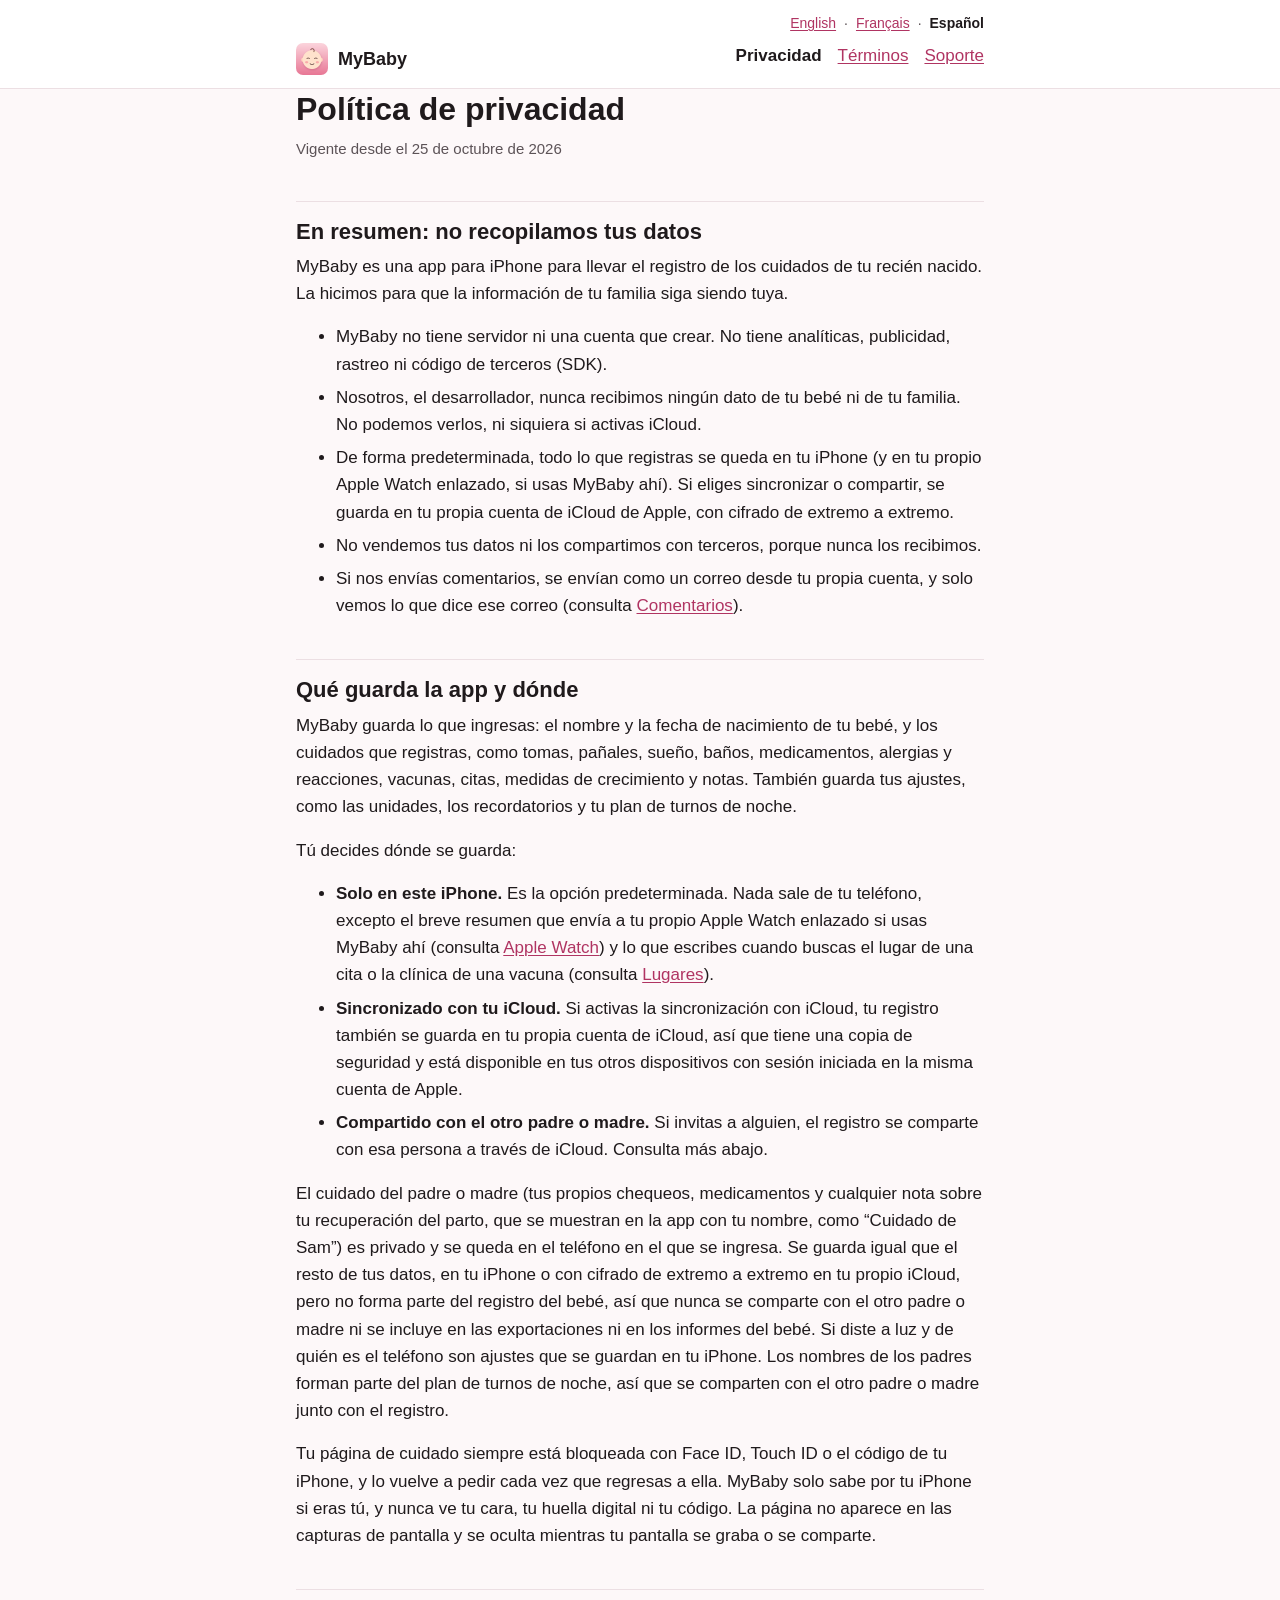
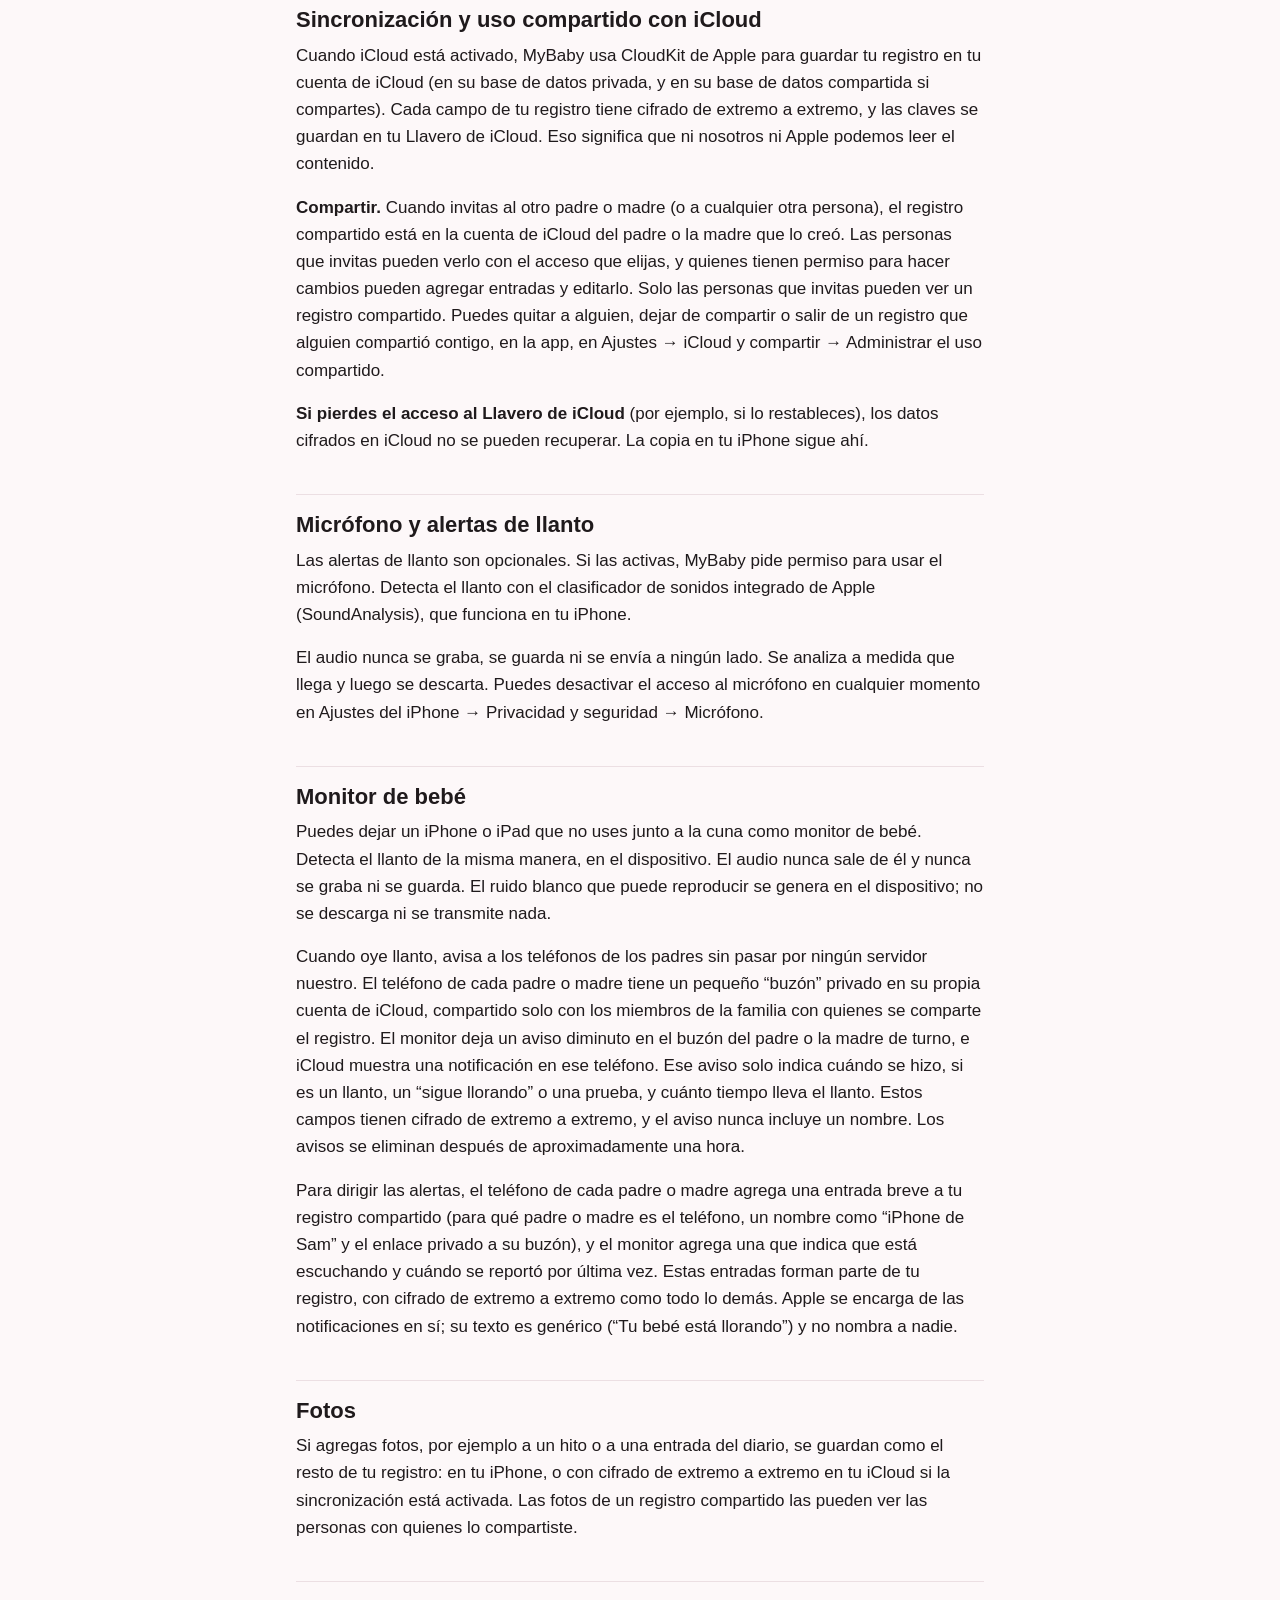
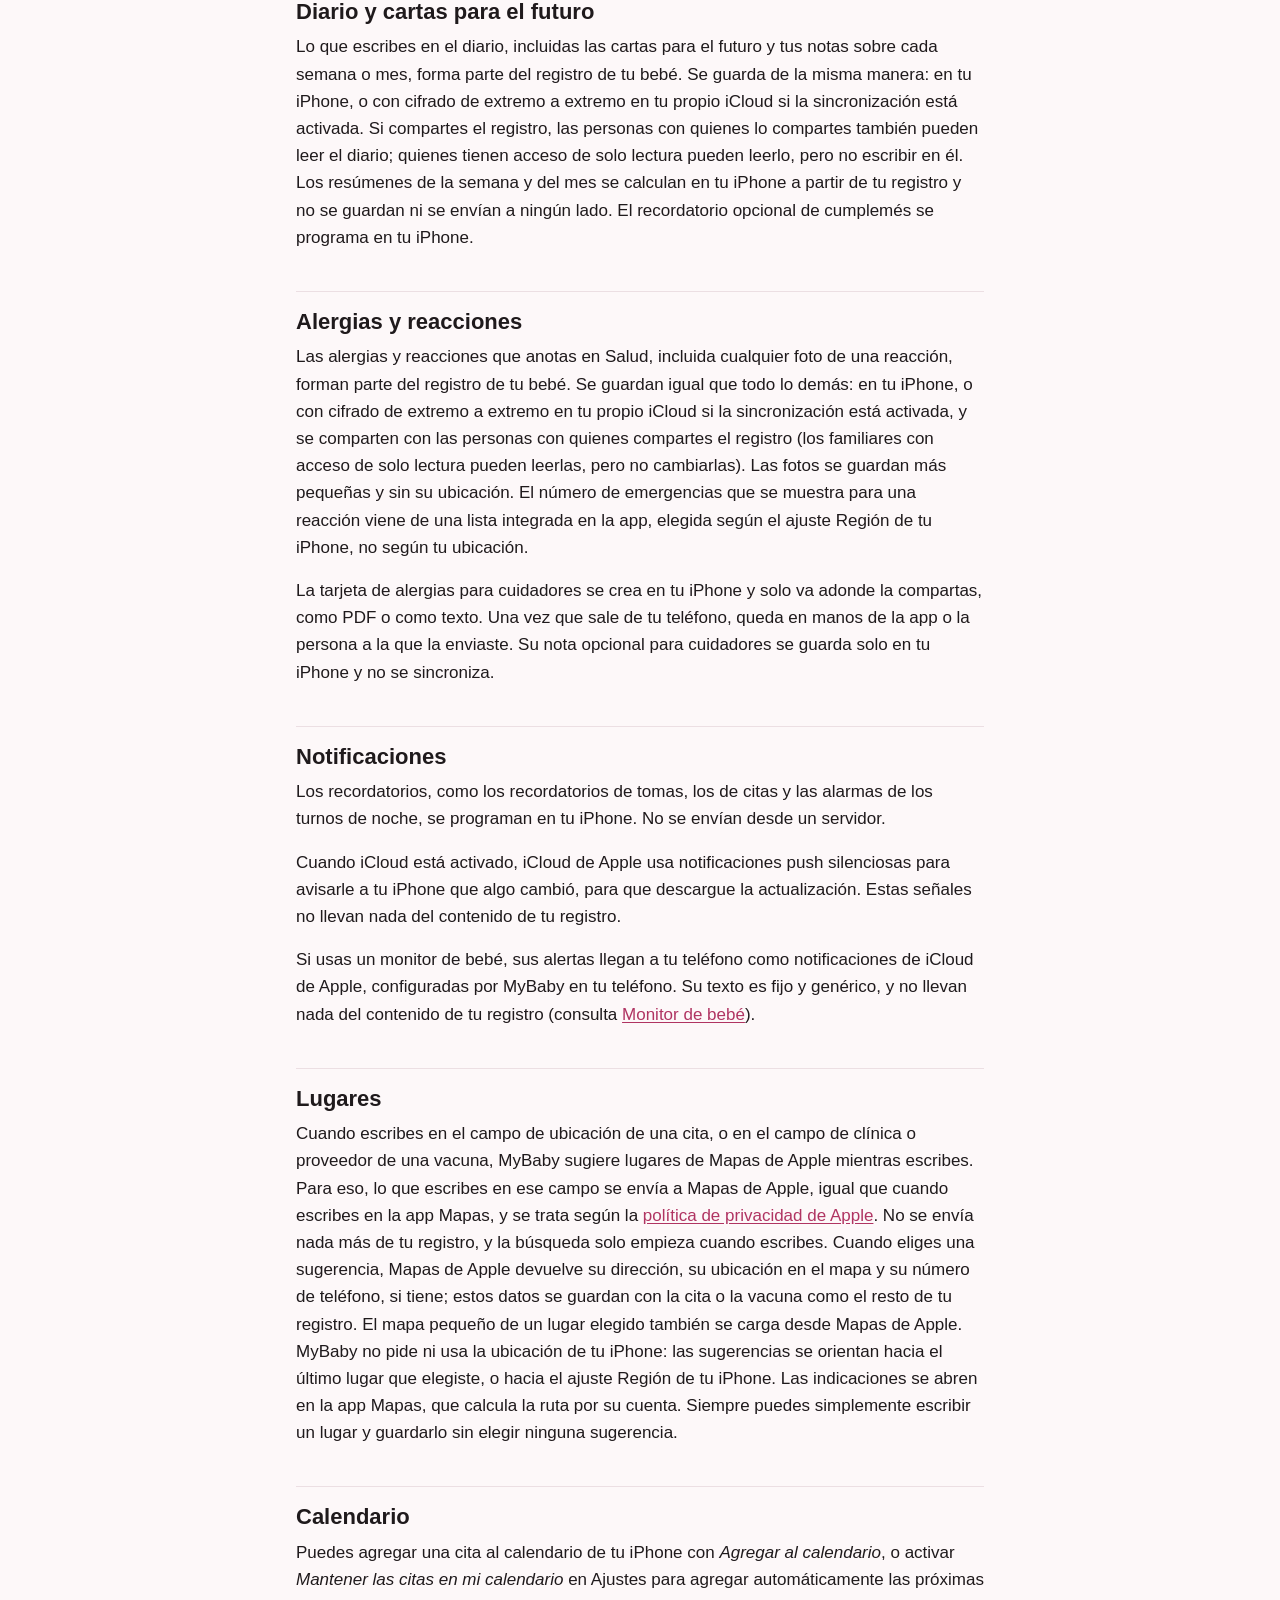
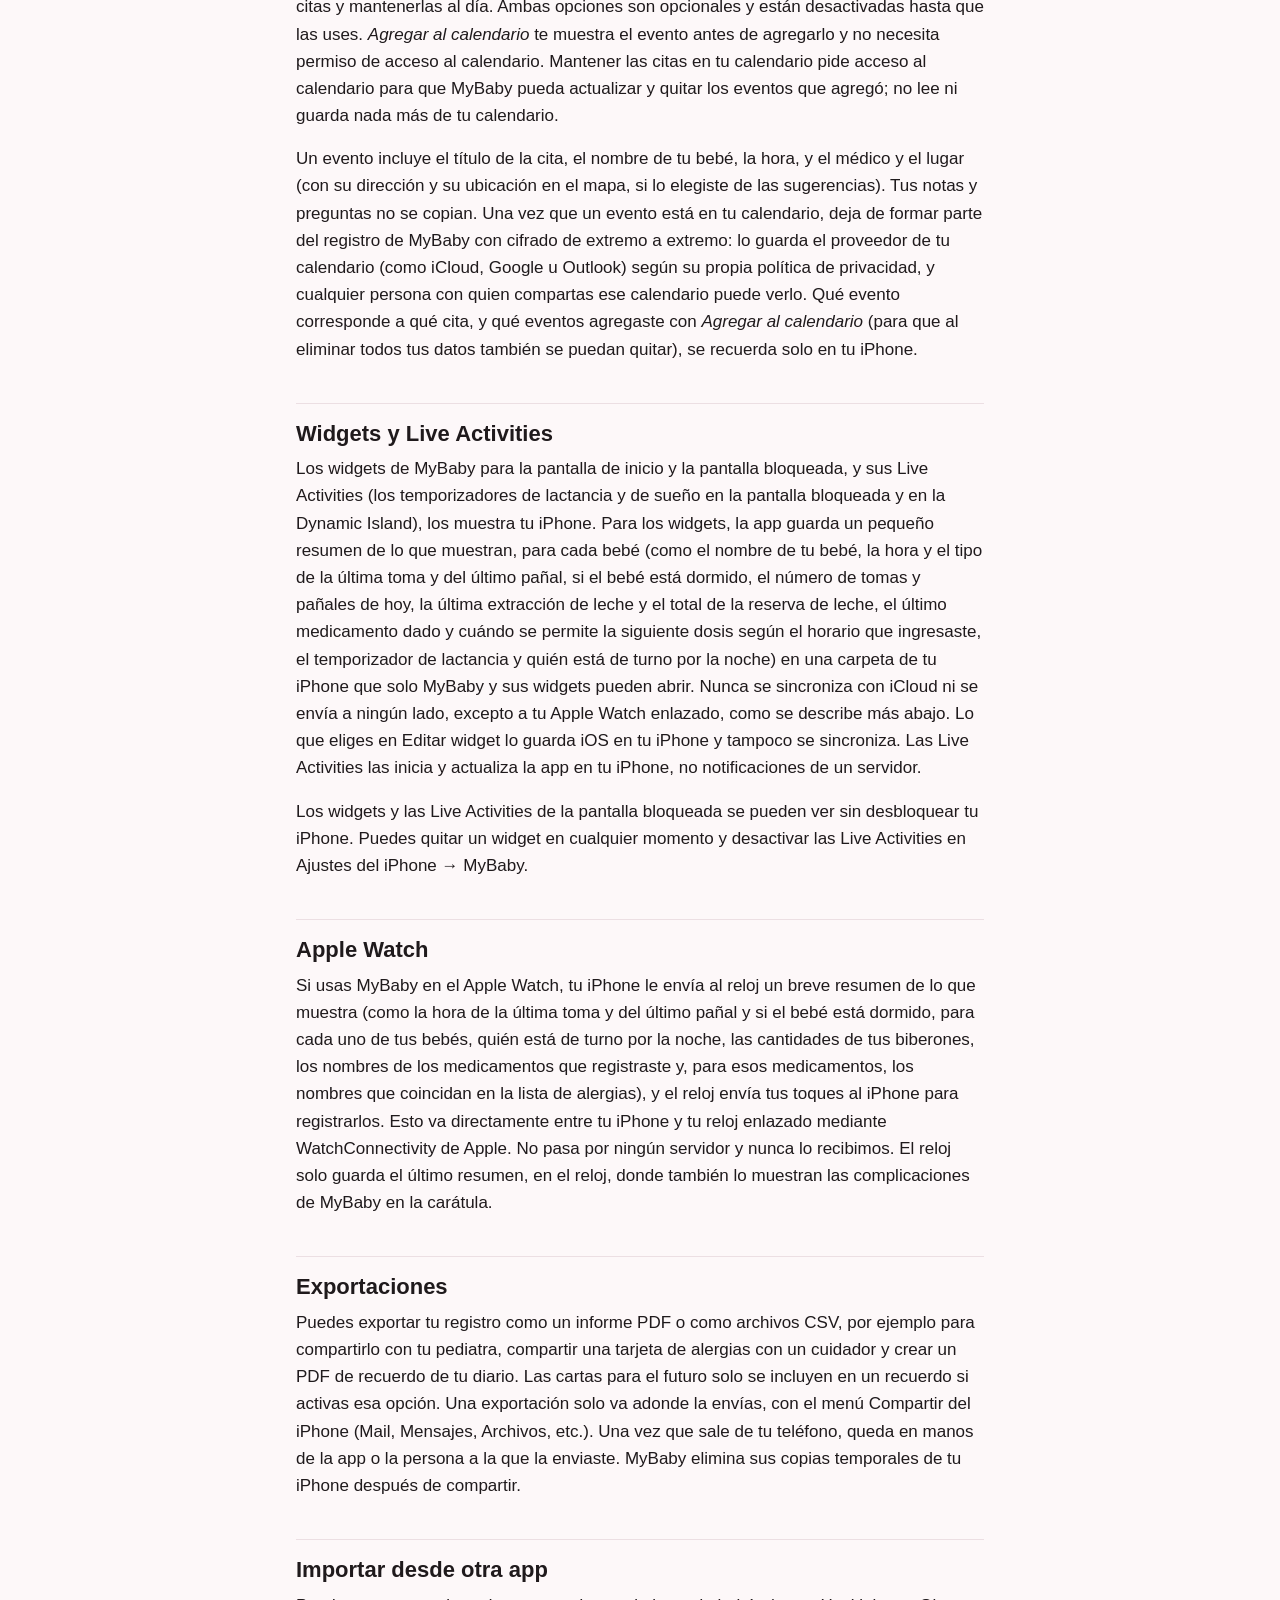
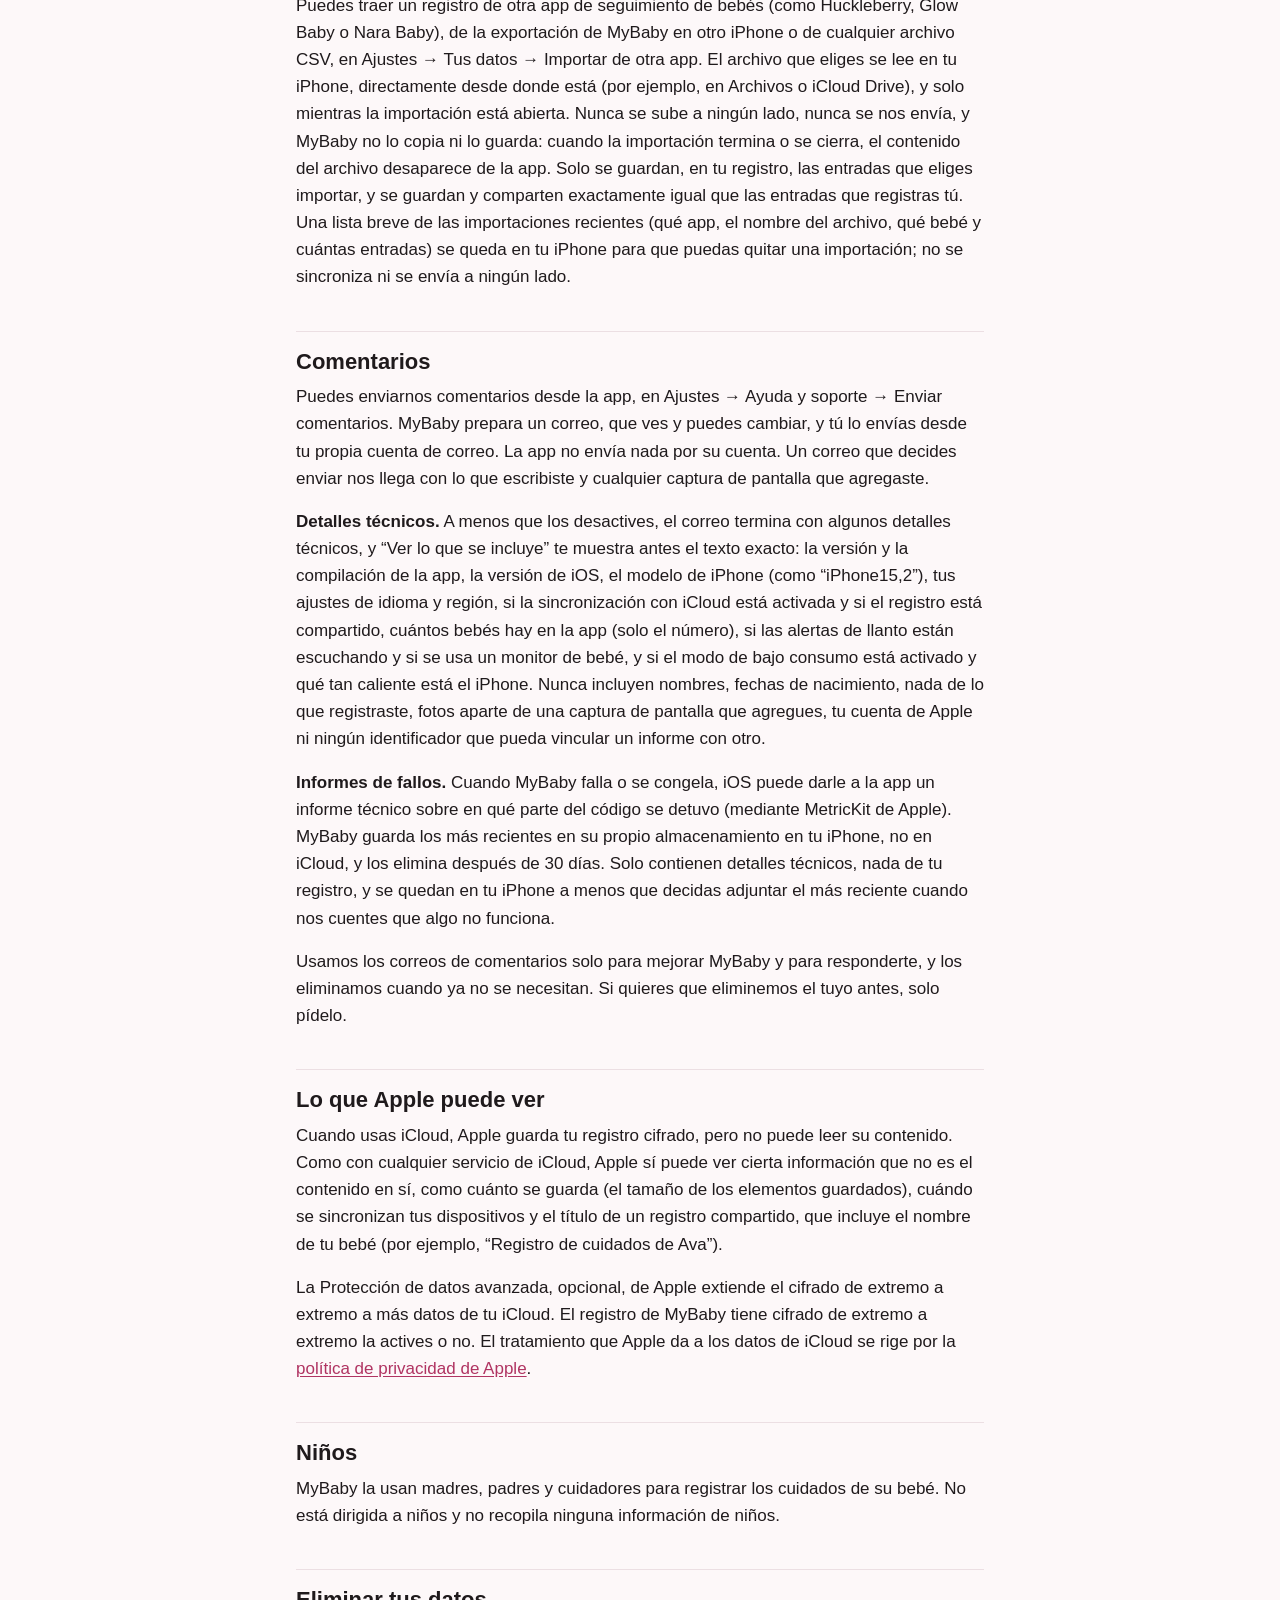
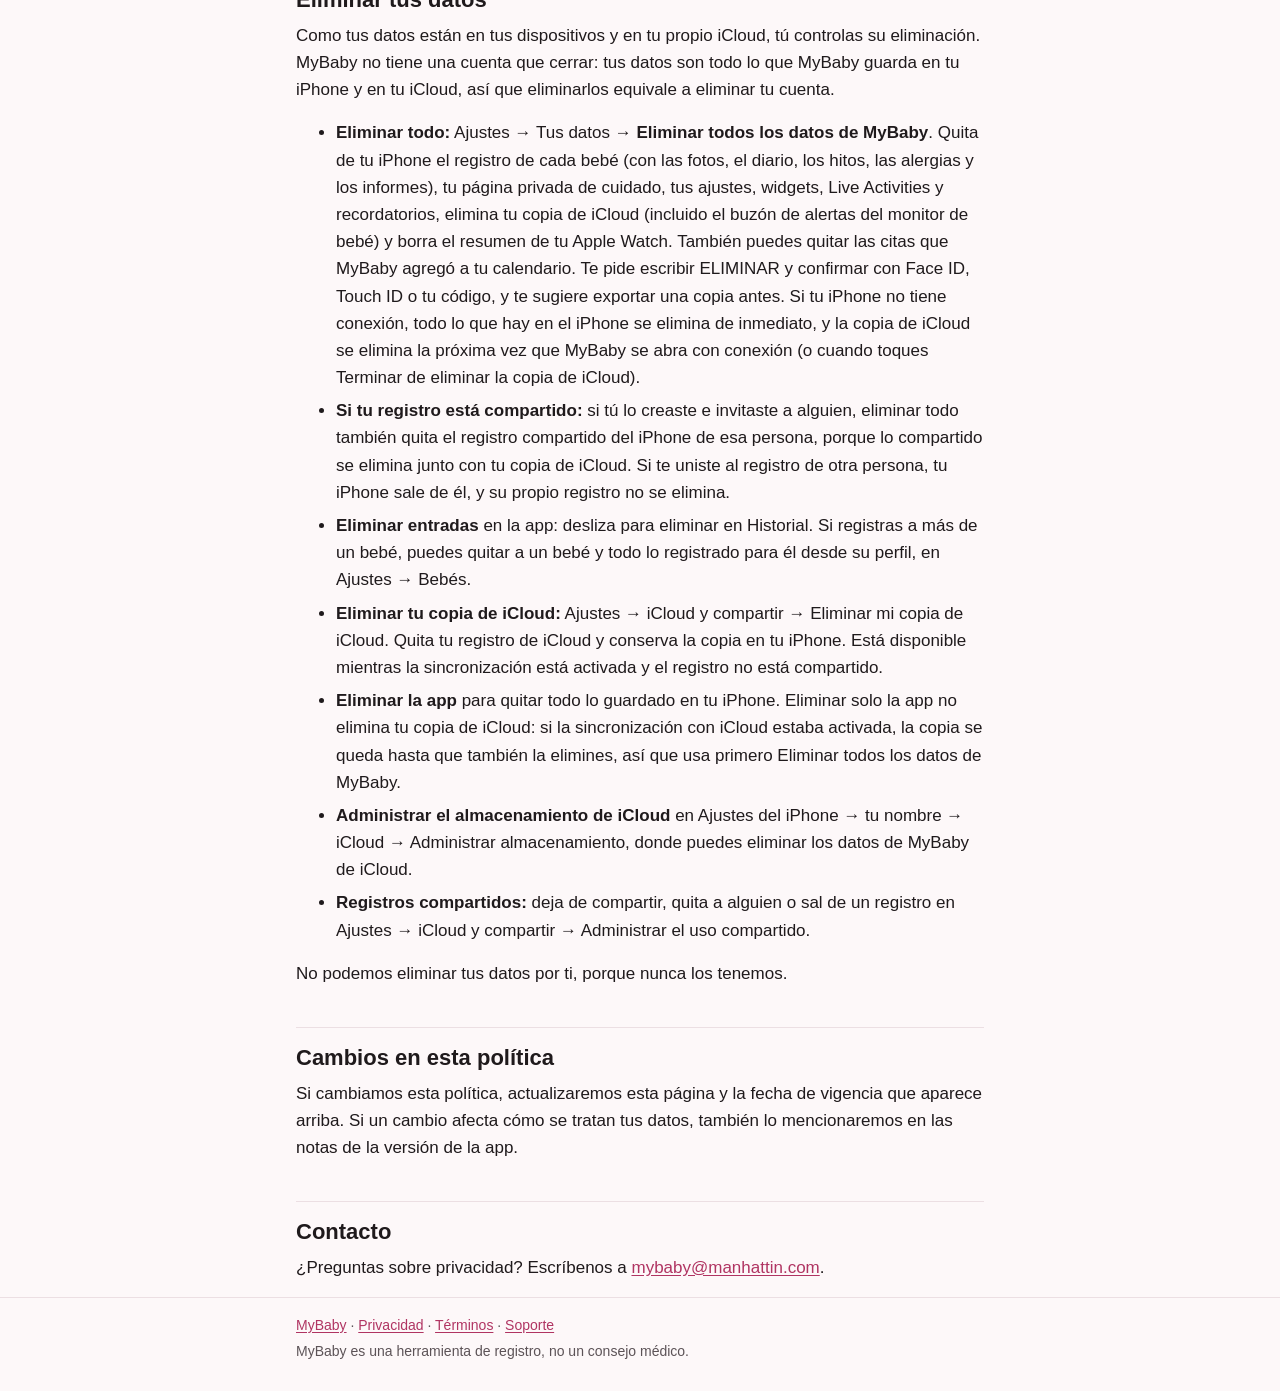
<file: docs/es/privacy.html>
<!doctype html>
<html lang="es">
<head>
  <meta charset="utf-8">
  <meta name="viewport" content="width=device-width, initial-scale=1">
  <title>Política de privacidad de MyBaby</title>
  <meta name="description" content="Cómo guarda MyBaby el registro de tu bebé: en tu iPhone, o con cifrado de extremo a extremo en tu propio iCloud. El desarrollador nunca recibe tus datos.">
  <link rel="icon" type="image/png" href="../icon.png">
  <link rel="apple-touch-icon" href="../icon.png">
  <link rel="alternate" hreflang="en" href="https://byitzy.github.io/mybaby-app/privacy.html">
  <link rel="alternate" hreflang="fr" href="https://byitzy.github.io/mybaby-app/fr/privacy.html">
  <link rel="alternate" hreflang="es" href="https://byitzy.github.io/mybaby-app/es/privacy.html">
  <link rel="alternate" hreflang="x-default" href="https://byitzy.github.io/mybaby-app/privacy.html">
  <link rel="stylesheet" href="../style.css">
  <script src="../lang.js" defer></script>
</head>
<body>
  <header class="site-header">
    <div class="wrap">
      <a class="brand" href="index.html"><img src="../icon.png" alt="" width="32" height="32">MyBaby</a>
      <nav class="site-nav" aria-label="Sitio">
        <ul>
          <li><a href="privacy.html" aria-current="page">Privacidad</a></li>
          <li><a href="terms.html">Términos</a></li>
          <li><a href="support.html">Soporte</a></li>
        </ul>
      </nav>
      <nav class="lang-switch" aria-label="Idioma">
        <ul>
          <li><a href="../privacy.html" hreflang="en" lang="en">English</a></li>
          <li><a href="../fr/privacy.html" hreflang="fr" lang="fr">Français</a></li>
          <li><span aria-current="true">Español</span></li>
        </ul>
      </nav>
    </div>
  </header>

  <main class="wrap">
    <h1>Política de privacidad</h1>
    <p class="meta">Vigente desde el 25 de octubre de 2026</p>

    <h2 id="summary">En resumen: no recopilamos tus datos</h2>
    <p>MyBaby es una app para iPhone para llevar el registro de los cuidados de tu recién nacido. La hicimos para que la información de tu familia siga siendo tuya.</p>
    <ul>
      <li>MyBaby no tiene servidor ni una cuenta que crear. No tiene analíticas, publicidad, rastreo ni código de terceros (SDK).</li>
      <li>Nosotros, el desarrollador, nunca recibimos ningún dato de tu bebé ni de tu familia. No podemos verlos, ni siquiera si activas iCloud.</li>
      <li>De forma predeterminada, todo lo que registras se queda en tu iPhone (y en tu propio Apple Watch enlazado, si usas MyBaby ahí). Si eliges sincronizar o compartir, se guarda en tu propia cuenta de iCloud de Apple, con cifrado de extremo a extremo.</li>
      <li>No vendemos tus datos ni los compartimos con terceros, porque nunca los recibimos.</li>
      <li>Si nos envías comentarios, se envían como un correo desde tu propia cuenta, y solo vemos lo que dice ese correo (consulta <a href="#feedback">Comentarios</a>).</li>
    </ul>

    <h2 id="what-and-where">Qué guarda la app y dónde</h2>
    <p>MyBaby guarda lo que ingresas: el nombre y la fecha de nacimiento de tu bebé, y los cuidados que registras, como tomas, pañales, sueño, baños, medicamentos, alergias y reacciones, vacunas, citas, medidas de crecimiento y notas. También guarda tus ajustes, como las unidades, los recordatorios y tu plan de turnos de noche.</p>
    <p>Tú decides dónde se guarda:</p>
    <ul>
      <li><strong>Solo en este iPhone.</strong> Es la opción predeterminada. Nada sale de tu teléfono, excepto el breve resumen que envía a tu propio Apple Watch enlazado si usas MyBaby ahí (consulta <a href="#watch">Apple Watch</a>) y lo que escribes cuando buscas el lugar de una cita o la clínica de una vacuna (consulta <a href="#places">Lugares</a>).</li>
      <li><strong>Sincronizado con tu iCloud.</strong> Si activas la sincronización con iCloud, tu registro también se guarda en tu propia cuenta de iCloud, así que tiene una copia de seguridad y está disponible en tus otros dispositivos con sesión iniciada en la misma cuenta de Apple.</li>
      <li><strong>Compartido con el otro padre o madre.</strong> Si invitas a alguien, el registro se comparte con esa persona a través de iCloud. Consulta más abajo.</li>
    </ul>
    <p>El cuidado del padre o madre (tus propios chequeos, medicamentos y cualquier nota sobre tu recuperación del parto, que se muestran en la app con tu nombre, como “Cuidado de Sam”) es privado y se queda en el teléfono en el que se ingresa. Se guarda igual que el resto de tus datos, en tu iPhone o con cifrado de extremo a extremo en tu propio iCloud, pero no forma parte del registro del bebé, así que nunca se comparte con el otro padre o madre ni se incluye en las exportaciones ni en los informes del bebé. Si diste a luz y de quién es el teléfono son ajustes que se guardan en tu iPhone. Los nombres de los padres forman parte del plan de turnos de noche, así que se comparten con el otro padre o madre junto con el registro.</p>
    <p>Tu página de cuidado siempre está bloqueada con Face ID, Touch ID o el código de tu iPhone, y lo vuelve a pedir cada vez que regresas a ella. MyBaby solo sabe por tu iPhone si eras tú, y nunca ve tu cara, tu huella digital ni tu código. La página no aparece en las capturas de pantalla y se oculta mientras tu pantalla se graba o se comparte.</p>

    <h2 id="icloud">Sincronización y uso compartido con iCloud</h2>
    <p>Cuando iCloud está activado, MyBaby usa CloudKit de Apple para guardar tu registro en tu cuenta de iCloud (en su base de datos privada, y en su base de datos compartida si compartes). Cada campo de tu registro tiene cifrado de extremo a extremo, y las claves se guardan en tu Llavero de iCloud. Eso significa que ni nosotros ni Apple podemos leer el contenido.</p>
    <p><strong>Compartir.</strong> Cuando invitas al otro padre o madre (o a cualquier otra persona), el registro compartido está en la cuenta de iCloud del padre o la madre que lo creó. Las personas que invitas pueden verlo con el acceso que elijas, y quienes tienen permiso para hacer cambios pueden agregar entradas y editarlo. Solo las personas que invitas pueden ver un registro compartido. Puedes quitar a alguien, dejar de compartir o salir de un registro que alguien compartió contigo, en la app, en Ajustes &rarr; iCloud y compartir &rarr; Administrar el uso compartido.</p>
    <p><strong>Si pierdes el acceso al Llavero de iCloud</strong> (por ejemplo, si lo restableces), los datos cifrados en iCloud no se pueden recuperar. La copia en tu iPhone sigue ahí.</p>

    <h2 id="microphone">Micrófono y alertas de llanto</h2>
    <p>Las alertas de llanto son opcionales. Si las activas, MyBaby pide permiso para usar el micrófono. Detecta el llanto con el clasificador de sonidos integrado de Apple (SoundAnalysis), que funciona en tu iPhone.</p>
    <p>El audio nunca se graba, se guarda ni se envía a ningún lado. Se analiza a medida que llega y luego se descarta. Puedes desactivar el acceso al micrófono en cualquier momento en Ajustes del iPhone &rarr; Privacidad y seguridad &rarr; Micrófono.</p>

    <h2 id="nursery-monitor">Monitor de bebé</h2>
    <p>Puedes dejar un iPhone o iPad que no uses junto a la cuna como monitor de bebé. Detecta el llanto de la misma manera, en el dispositivo. El audio nunca sale de él y nunca se graba ni se guarda. El ruido blanco que puede reproducir se genera en el dispositivo; no se descarga ni se transmite nada.</p>
    <p>Cuando oye llanto, avisa a los teléfonos de los padres sin pasar por ningún servidor nuestro. El teléfono de cada padre o madre tiene un pequeño “buzón” privado en su propia cuenta de iCloud, compartido solo con los miembros de la familia con quienes se comparte el registro. El monitor deja un aviso diminuto en el buzón del padre o la madre de turno, e iCloud muestra una notificación en ese teléfono. Ese aviso solo indica cuándo se hizo, si es un llanto, un “sigue llorando” o una prueba, y cuánto tiempo lleva el llanto. Estos campos tienen cifrado de extremo a extremo, y el aviso nunca incluye un nombre. Los avisos se eliminan después de aproximadamente una hora.</p>
    <p>Para dirigir las alertas, el teléfono de cada padre o madre agrega una entrada breve a tu registro compartido (para qué padre o madre es el teléfono, un nombre como “iPhone de Sam” y el enlace privado a su buzón), y el monitor agrega una que indica que está escuchando y cuándo se reportó por última vez. Estas entradas forman parte de tu registro, con cifrado de extremo a extremo como todo lo demás. Apple se encarga de las notificaciones en sí; su texto es genérico (“Tu bebé está llorando”) y no nombra a nadie.</p>

    <h2 id="photos">Fotos</h2>
    <p>Si agregas fotos, por ejemplo a un hito o a una entrada del diario, se guardan como el resto de tu registro: en tu iPhone, o con cifrado de extremo a extremo en tu iCloud si la sincronización está activada. Las fotos de un registro compartido las pueden ver las personas con quienes lo compartiste.</p>

    <h2 id="diary">Diario y cartas para el futuro</h2>
    <p>Lo que escribes en el diario, incluidas las cartas para el futuro y tus notas sobre cada semana o mes, forma parte del registro de tu bebé. Se guarda de la misma manera: en tu iPhone, o con cifrado de extremo a extremo en tu propio iCloud si la sincronización está activada. Si compartes el registro, las personas con quienes lo compartes también pueden leer el diario; quienes tienen acceso de solo lectura pueden leerlo, pero no escribir en él. Los resúmenes de la semana y del mes se calculan en tu iPhone a partir de tu registro y no se guardan ni se envían a ningún lado. El recordatorio opcional de cumplemés se programa en tu iPhone.</p>

    <h2 id="allergies">Alergias y reacciones</h2>
    <p>Las alergias y reacciones que anotas en Salud, incluida cualquier foto de una reacción, forman parte del registro de tu bebé. Se guardan igual que todo lo demás: en tu iPhone, o con cifrado de extremo a extremo en tu propio iCloud si la sincronización está activada, y se comparten con las personas con quienes compartes el registro (los familiares con acceso de solo lectura pueden leerlas, pero no cambiarlas). Las fotos se guardan más pequeñas y sin su ubicación. El número de emergencias que se muestra para una reacción viene de una lista integrada en la app, elegida según el ajuste Región de tu iPhone, no según tu ubicación.</p>
    <p>La tarjeta de alergias para cuidadores se crea en tu iPhone y solo va adonde la compartas, como PDF o como texto. Una vez que sale de tu teléfono, queda en manos de la app o la persona a la que la enviaste. Su nota opcional para cuidadores se guarda solo en tu iPhone y no se sincroniza.</p>

    <h2 id="notifications">Notificaciones</h2>
    <p>Los recordatorios, como los recordatorios de tomas, los de citas y las alarmas de los turnos de noche, se programan en tu iPhone. No se envían desde un servidor.</p>
    <p>Cuando iCloud está activado, iCloud de Apple usa notificaciones push silenciosas para avisarle a tu iPhone que algo cambió, para que descargue la actualización. Estas señales no llevan nada del contenido de tu registro.</p>
    <p>Si usas un monitor de bebé, sus alertas llegan a tu teléfono como notificaciones de iCloud de Apple, configuradas por MyBaby en tu teléfono. Su texto es fijo y genérico, y no llevan nada del contenido de tu registro (consulta <a href="#nursery-monitor">Monitor de bebé</a>).</p>

    <h2 id="places">Lugares</h2>
    <p>Cuando escribes en el campo de ubicación de una cita, o en el campo de clínica o proveedor de una vacuna, MyBaby sugiere lugares de Mapas de Apple mientras escribes. Para eso, lo que escribes en ese campo se envía a Mapas de Apple, igual que cuando escribes en la app Mapas, y se trata según la <a href="https://www.apple.com/legal/privacy/">política de privacidad de Apple</a>. No se envía nada más de tu registro, y la búsqueda solo empieza cuando escribes. Cuando eliges una sugerencia, Mapas de Apple devuelve su dirección, su ubicación en el mapa y su número de teléfono, si tiene; estos datos se guardan con la cita o la vacuna como el resto de tu registro. El mapa pequeño de un lugar elegido también se carga desde Mapas de Apple. MyBaby no pide ni usa la ubicación de tu iPhone: las sugerencias se orientan hacia el último lugar que elegiste, o hacia el ajuste Región de tu iPhone. Las indicaciones se abren en la app Mapas, que calcula la ruta por su cuenta. Siempre puedes simplemente escribir un lugar y guardarlo sin elegir ninguna sugerencia.</p>

    <h2 id="calendar">Calendario</h2>
    <p>Puedes agregar una cita al calendario de tu iPhone con <em>Agregar al calendario</em>, o activar <em>Mantener las citas en mi calendario</em> en Ajustes para agregar automáticamente las próximas citas y mantenerlas al día. Ambas opciones son opcionales y están desactivadas hasta que las uses. <em>Agregar al calendario</em> te muestra el evento antes de agregarlo y no necesita permiso de acceso al calendario. Mantener las citas en tu calendario pide acceso al calendario para que MyBaby pueda actualizar y quitar los eventos que agregó; no lee ni guarda nada más de tu calendario.</p>
    <p>Un evento incluye el título de la cita, el nombre de tu bebé, la hora, y el médico y el lugar (con su dirección y su ubicación en el mapa, si lo elegiste de las sugerencias). Tus notas y preguntas no se copian. Una vez que un evento está en tu calendario, deja de formar parte del registro de MyBaby con cifrado de extremo a extremo: lo guarda el proveedor de tu calendario (como iCloud, Google u Outlook) según su propia política de privacidad, y cualquier persona con quien compartas ese calendario puede verlo. Qué evento corresponde a qué cita, y qué eventos agregaste con <em>Agregar al calendario</em> (para que al eliminar todos tus datos también se puedan quitar), se recuerda solo en tu iPhone.</p>

    <h2 id="widgets">Widgets y Live Activities</h2>
    <p>Los widgets de MyBaby para la pantalla de inicio y la pantalla bloqueada, y sus Live Activities (los temporizadores de lactancia y de sueño en la pantalla bloqueada y en la Dynamic Island), los muestra tu iPhone. Para los widgets, la app guarda un pequeño resumen de lo que muestran, para cada bebé (como el nombre de tu bebé, la hora y el tipo de la última toma y del último pañal, si el bebé está dormido, el número de tomas y pañales de hoy, la última extracción de leche y el total de la reserva de leche, el último medicamento dado y cuándo se permite la siguiente dosis según el horario que ingresaste, el temporizador de lactancia y quién está de turno por la noche) en una carpeta de tu iPhone que solo MyBaby y sus widgets pueden abrir. Nunca se sincroniza con iCloud ni se envía a ningún lado, excepto a tu Apple Watch enlazado, como se describe más abajo. Lo que eliges en Editar widget lo guarda iOS en tu iPhone y tampoco se sincroniza. Las Live Activities las inicia y actualiza la app en tu iPhone, no notificaciones de un servidor.</p>
    <p>Los widgets y las Live Activities de la pantalla bloqueada se pueden ver sin desbloquear tu iPhone. Puedes quitar un widget en cualquier momento y desactivar las Live Activities en Ajustes del iPhone &rarr; MyBaby.</p>

    <h2 id="watch">Apple Watch</h2>
    <p>Si usas MyBaby en el Apple Watch, tu iPhone le envía al reloj un breve resumen de lo que muestra (como la hora de la última toma y del último pañal y si el bebé está dormido, para cada uno de tus bebés, quién está de turno por la noche, las cantidades de tus biberones, los nombres de los medicamentos que registraste y, para esos medicamentos, los nombres que coincidan en la lista de alergias), y el reloj envía tus toques al iPhone para registrarlos. Esto va directamente entre tu iPhone y tu reloj enlazado mediante WatchConnectivity de Apple. No pasa por ningún servidor y nunca lo recibimos. El reloj solo guarda el último resumen, en el reloj, donde también lo muestran las complicaciones de MyBaby en la carátula.</p>

    <h2 id="exports">Exportaciones</h2>
    <p>Puedes exportar tu registro como un informe PDF o como archivos CSV, por ejemplo para compartirlo con tu pediatra, compartir una tarjeta de alergias con un cuidador y crear un PDF de recuerdo de tu diario. Las cartas para el futuro solo se incluyen en un recuerdo si activas esa opción. Una exportación solo va adonde la envías, con el menú Compartir del iPhone (Mail, Mensajes, Archivos, etc.). Una vez que sale de tu teléfono, queda en manos de la app o la persona a la que la enviaste. MyBaby elimina sus copias temporales de tu iPhone después de compartir.</p>

    <h2 id="imports">Importar desde otra app</h2>
    <p>Puedes traer un registro de otra app de seguimiento de bebés (como Huckleberry, Glow Baby o Nara Baby), de la exportación de MyBaby en otro iPhone o de cualquier archivo CSV, en Ajustes &rarr; Tus datos &rarr; Importar de otra app. El archivo que eliges se lee en tu iPhone, directamente desde donde está (por ejemplo, en Archivos o iCloud Drive), y solo mientras la importación está abierta. Nunca se sube a ningún lado, nunca se nos envía, y MyBaby no lo copia ni lo guarda: cuando la importación termina o se cierra, el contenido del archivo desaparece de la app. Solo se guardan, en tu registro, las entradas que eliges importar, y se guardan y comparten exactamente igual que las entradas que registras tú. Una lista breve de las importaciones recientes (qué app, el nombre del archivo, qué bebé y cuántas entradas) se queda en tu iPhone para que puedas quitar una importación; no se sincroniza ni se envía a ningún lado.</p>

    <h2 id="feedback">Comentarios</h2>
    <p>Puedes enviarnos comentarios desde la app, en Ajustes &rarr; Ayuda y soporte &rarr; Enviar comentarios. MyBaby prepara un correo, que ves y puedes cambiar, y tú lo envías desde tu propia cuenta de correo. La app no envía nada por su cuenta. Un correo que decides enviar nos llega con lo que escribiste y cualquier captura de pantalla que agregaste.</p>
    <p><strong>Detalles técnicos.</strong> A menos que los desactives, el correo termina con algunos detalles técnicos, y “Ver lo que se incluye” te muestra antes el texto exacto: la versión y la compilación de la app, la versión de iOS, el modelo de iPhone (como “iPhone15,2”), tus ajustes de idioma y región, si la sincronización con iCloud está activada y si el registro está compartido, cuántos bebés hay en la app (solo el número), si las alertas de llanto están escuchando y si se usa un monitor de bebé, y si el modo de bajo consumo está activado y qué tan caliente está el iPhone. Nunca incluyen nombres, fechas de nacimiento, nada de lo que registraste, fotos aparte de una captura de pantalla que agregues, tu cuenta de Apple ni ningún identificador que pueda vincular un informe con otro.</p>
    <p><strong>Informes de fallos.</strong> Cuando MyBaby falla o se congela, iOS puede darle a la app un informe técnico sobre en qué parte del código se detuvo (mediante MetricKit de Apple). MyBaby guarda los más recientes en su propio almacenamiento en tu iPhone, no en iCloud, y los elimina después de 30 días. Solo contienen detalles técnicos, nada de tu registro, y se quedan en tu iPhone a menos que decidas adjuntar el más reciente cuando nos cuentes que algo no funciona.</p>
    <p>Usamos los correos de comentarios solo para mejorar MyBaby y para responderte, y los eliminamos cuando ya no se necesitan. Si quieres que eliminemos el tuyo antes, solo pídelo.</p>

    <h2 id="apple">Lo que Apple puede ver</h2>
    <p>Cuando usas iCloud, Apple guarda tu registro cifrado, pero no puede leer su contenido. Como con cualquier servicio de iCloud, Apple sí puede ver cierta información que no es el contenido en sí, como cuánto se guarda (el tamaño de los elementos guardados), cuándo se sincronizan tus dispositivos y el título de un registro compartido, que incluye el nombre de tu bebé (por ejemplo, “Registro de cuidados de Ava”).</p>
    <p>La Protección de datos avanzada, opcional, de Apple extiende el cifrado de extremo a extremo a más datos de tu iCloud. El registro de MyBaby tiene cifrado de extremo a extremo la actives o no. El tratamiento que Apple da a los datos de iCloud se rige por la <a href="https://www.apple.com/legal/privacy/">política de privacidad de Apple</a>.</p>

    <h2 id="children">Niños</h2>
    <p>MyBaby la usan madres, padres y cuidadores para registrar los cuidados de su bebé. No está dirigida a niños y no recopila ninguna información de niños.</p>

    <h2 id="deleting">Eliminar tus datos</h2>
    <p>Como tus datos están en tus dispositivos y en tu propio iCloud, tú controlas su eliminación. MyBaby no tiene una cuenta que cerrar: tus datos son todo lo que MyBaby guarda en tu iPhone y en tu iCloud, así que eliminarlos equivale a eliminar tu cuenta.</p>
    <ul>
      <li><strong>Eliminar todo:</strong> Ajustes &rarr; Tus datos &rarr; <strong>Eliminar todos los datos de MyBaby</strong>. Quita de tu iPhone el registro de cada bebé (con las fotos, el diario, los hitos, las alergias y los informes), tu página privada de cuidado, tus ajustes, widgets, Live Activities y recordatorios, elimina tu copia de iCloud (incluido el buzón de alertas del monitor de bebé) y borra el resumen de tu Apple Watch. También puedes quitar las citas que MyBaby agregó a tu calendario. Te pide escribir ELIMINAR y confirmar con Face ID, Touch ID o tu código, y te sugiere exportar una copia antes. Si tu iPhone no tiene conexión, todo lo que hay en el iPhone se elimina de inmediato, y la copia de iCloud se elimina la próxima vez que MyBaby se abra con conexión (o cuando toques Terminar de eliminar la copia de iCloud).</li>
      <li><strong>Si tu registro está compartido:</strong> si tú lo creaste e invitaste a alguien, eliminar todo también quita el registro compartido del iPhone de esa persona, porque lo compartido se elimina junto con tu copia de iCloud. Si te uniste al registro de otra persona, tu iPhone sale de él, y su propio registro no se elimina.</li>
      <li><strong>Eliminar entradas</strong> en la app: desliza para eliminar en Historial. Si registras a más de un bebé, puedes quitar a un bebé y todo lo registrado para él desde su perfil, en Ajustes &rarr; Bebés.</li>
      <li><strong>Eliminar tu copia de iCloud:</strong> Ajustes &rarr; iCloud y compartir &rarr; Eliminar mi copia de iCloud. Quita tu registro de iCloud y conserva la copia en tu iPhone. Está disponible mientras la sincronización está activada y el registro no está compartido.</li>
      <li><strong>Eliminar la app</strong> para quitar todo lo guardado en tu iPhone. Eliminar solo la app no elimina tu copia de iCloud: si la sincronización con iCloud estaba activada, la copia se queda hasta que también la elimines, así que usa primero Eliminar todos los datos de MyBaby.</li>
      <li><strong>Administrar el almacenamiento de iCloud</strong> en Ajustes del iPhone &rarr; tu nombre &rarr; iCloud &rarr; Administrar almacenamiento, donde puedes eliminar los datos de MyBaby de iCloud.</li>
      <li><strong>Registros compartidos:</strong> deja de compartir, quita a alguien o sal de un registro en Ajustes &rarr; iCloud y compartir &rarr; Administrar el uso compartido.</li>
    </ul>
    <p>No podemos eliminar tus datos por ti, porque nunca los tenemos.</p>

    <h2 id="changes">Cambios en esta política</h2>
    <p>Si cambiamos esta política, actualizaremos esta página y la fecha de vigencia que aparece arriba. Si un cambio afecta cómo se tratan tus datos, también lo mencionaremos en las notas de la versión de la app.</p>

    <h2 id="contact">Contacto</h2>
    <p>¿Preguntas sobre privacidad? Escríbenos a <a href="mailto:mybaby@manhattin.com">mybaby@manhattin.com</a>.</p>
  </main>

  <footer class="site-footer">
    <div class="wrap">
      <p><a href="index.html">MyBaby</a> &middot; <a href="privacy.html">Privacidad</a> &middot; <a href="terms.html">Términos</a> &middot; <a href="support.html">Soporte</a></p>
      <p>MyBaby es una herramienta de registro, no un consejo médico.</p>
    </div>
  </footer>
</body>
</html>
</file>
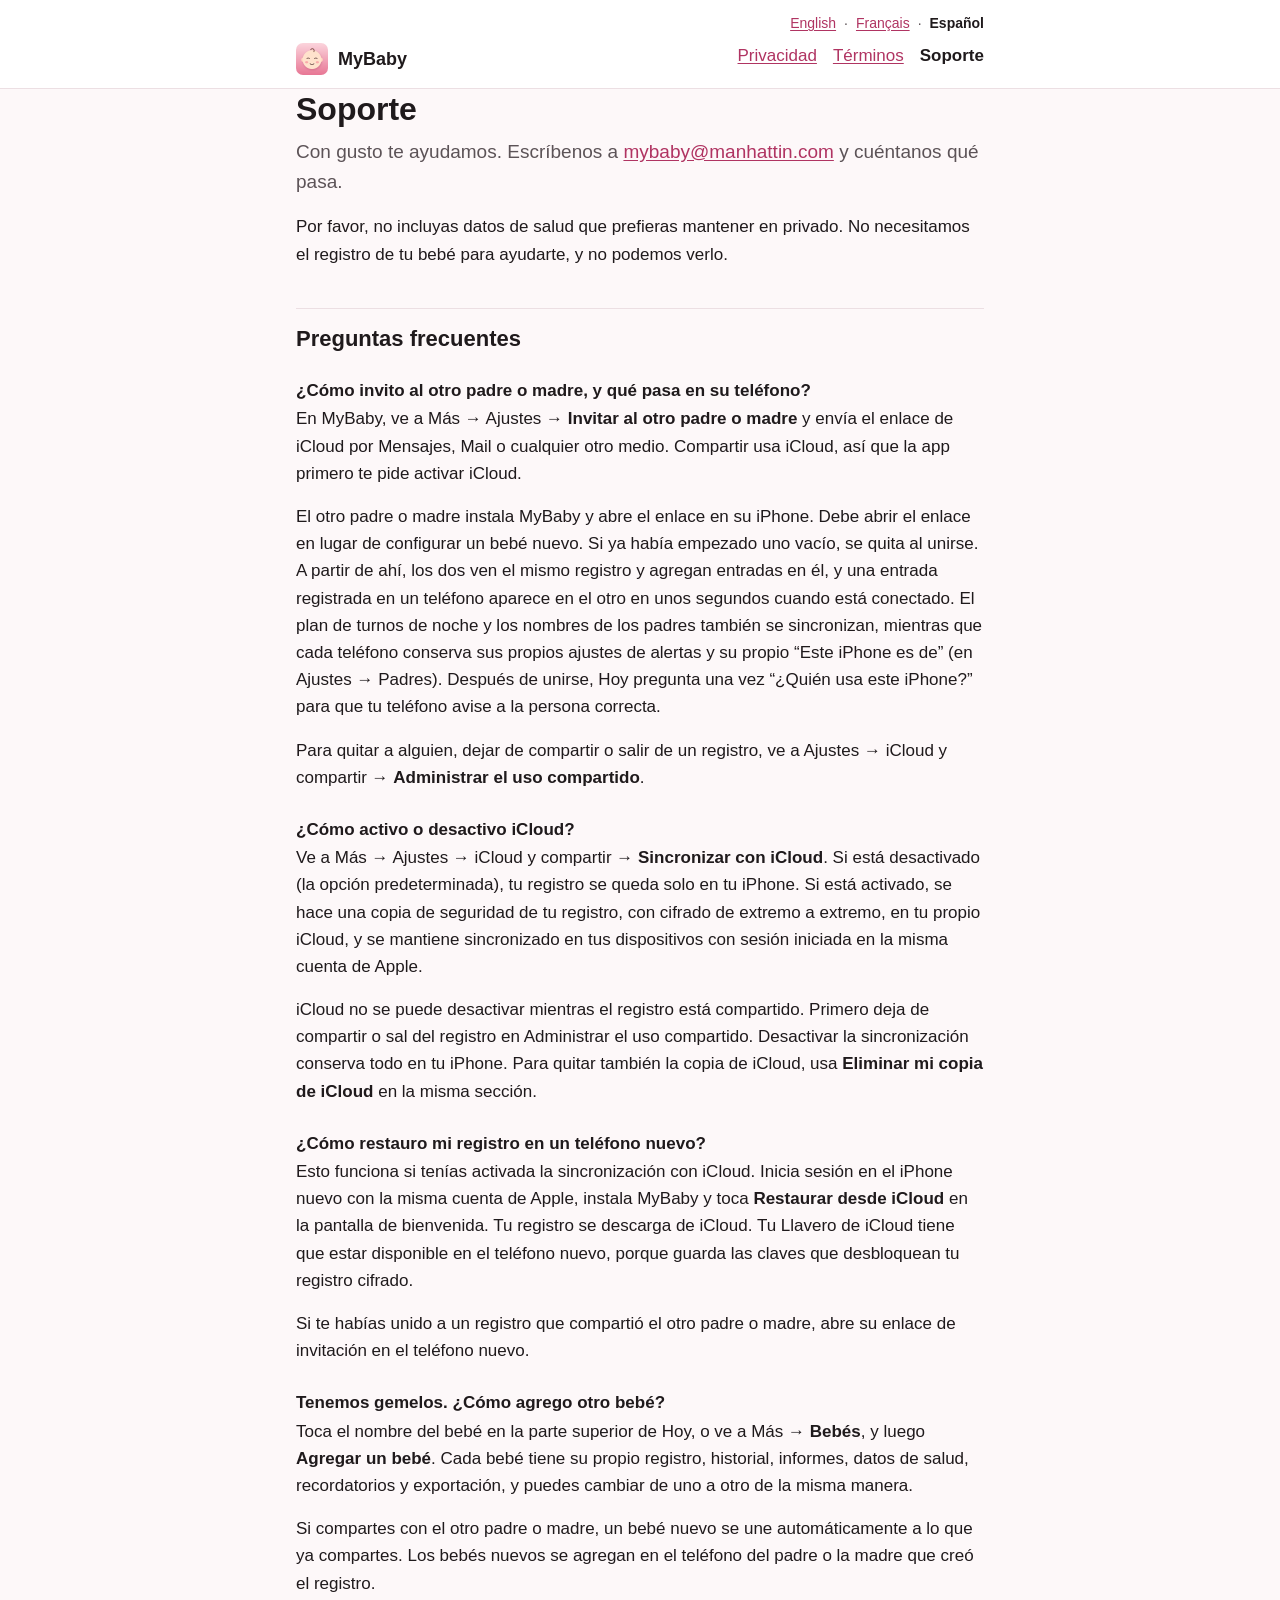
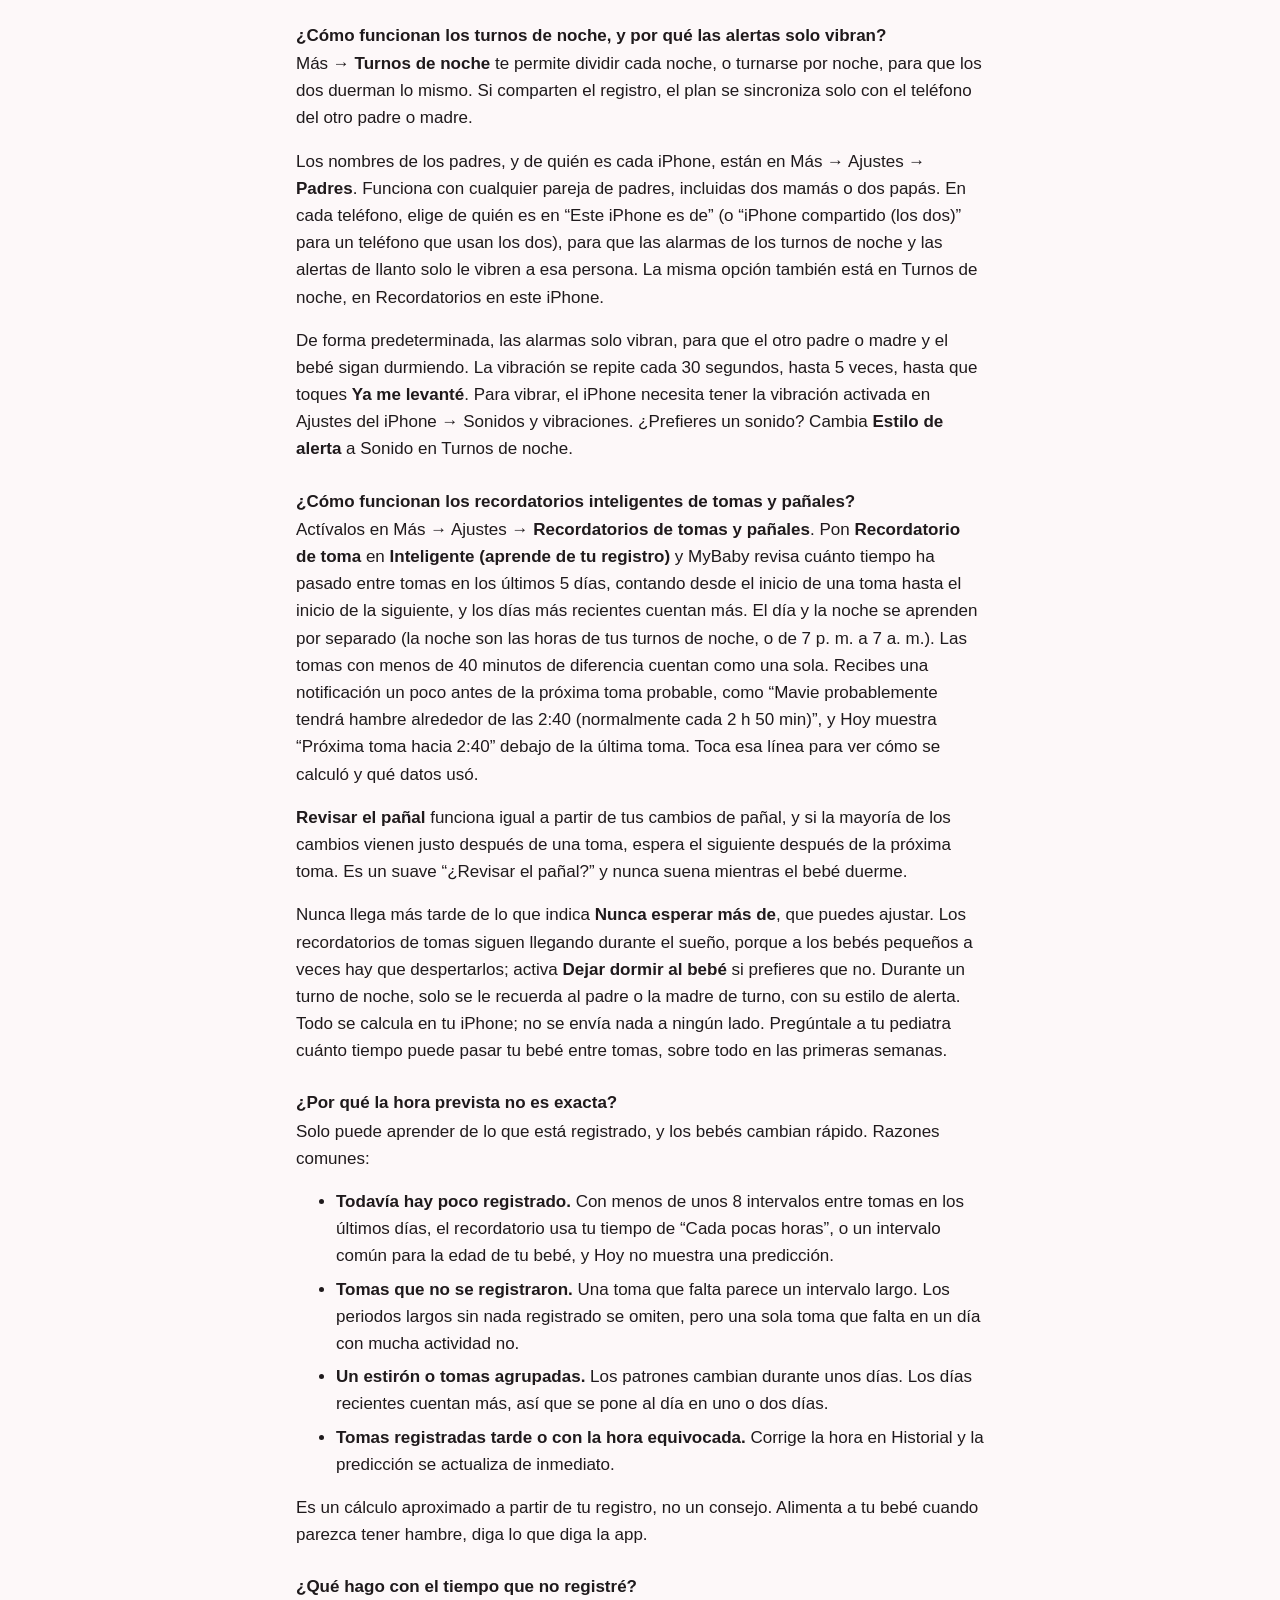
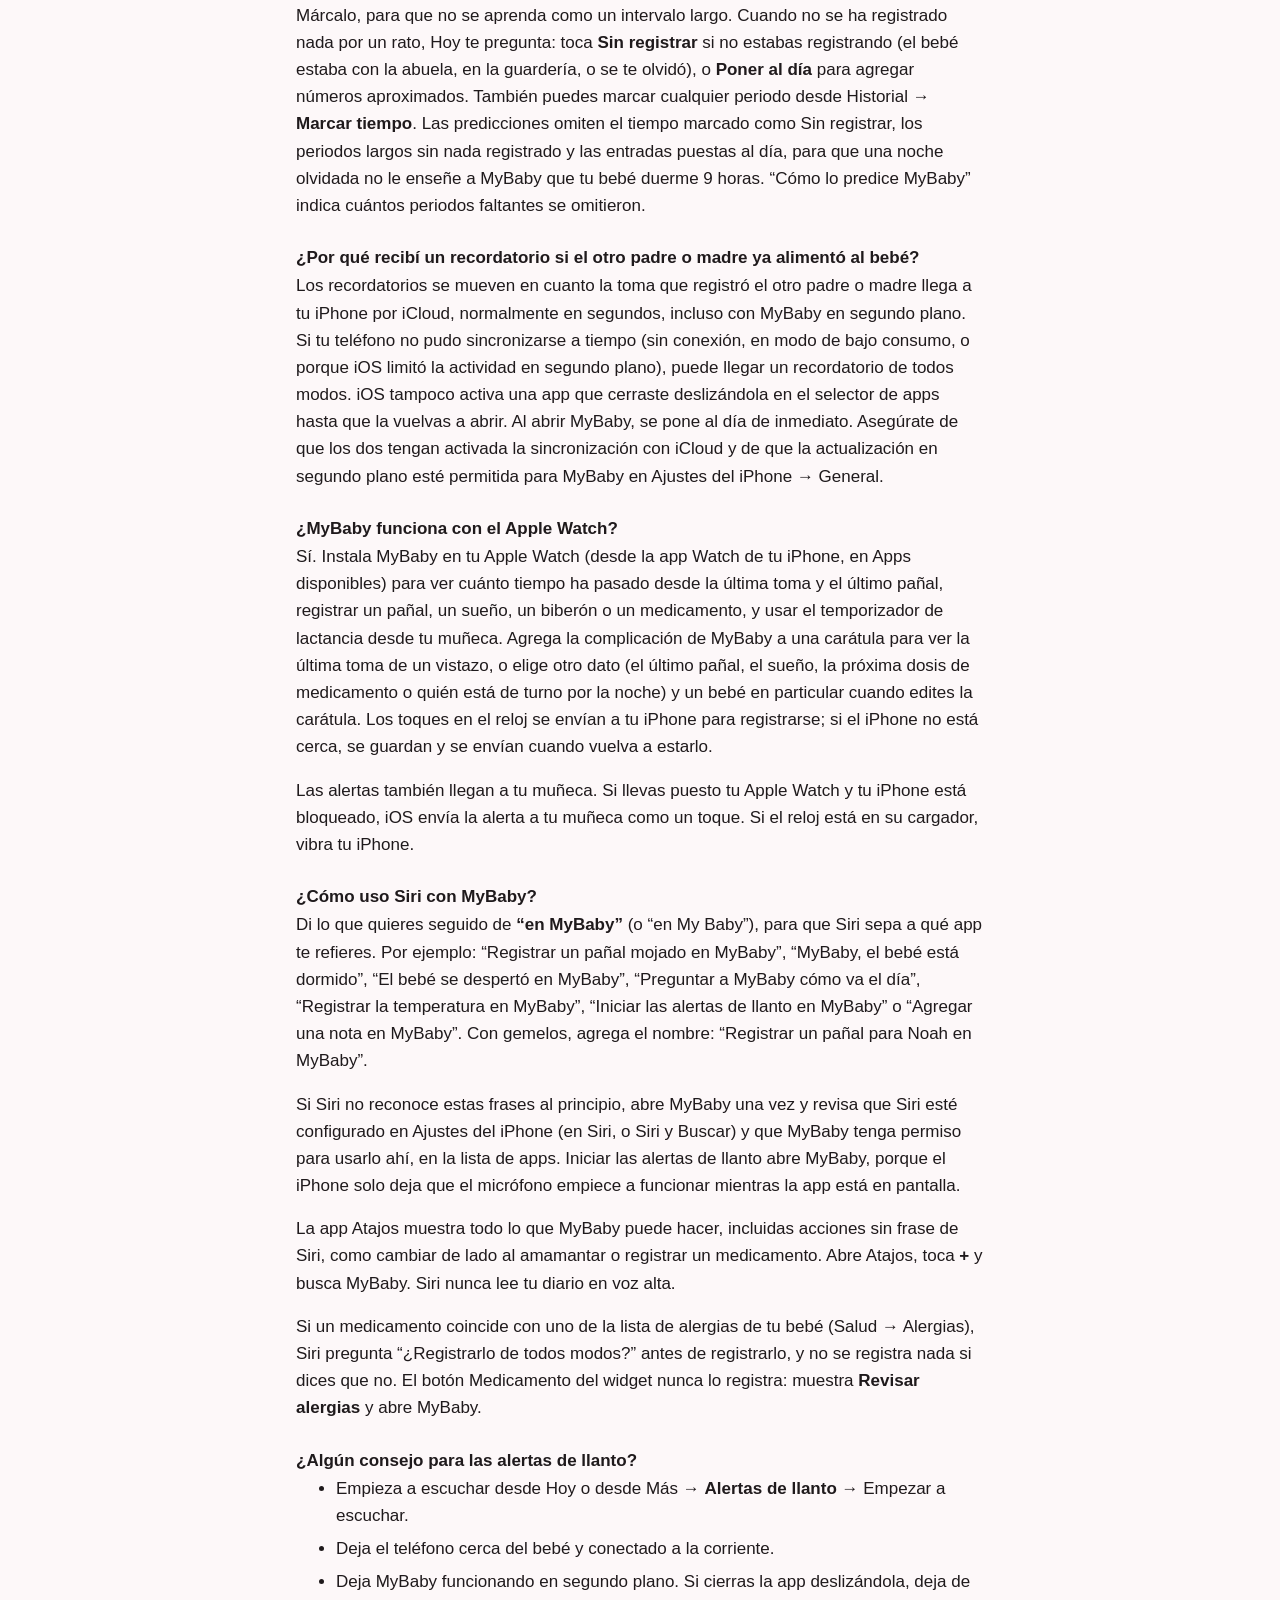
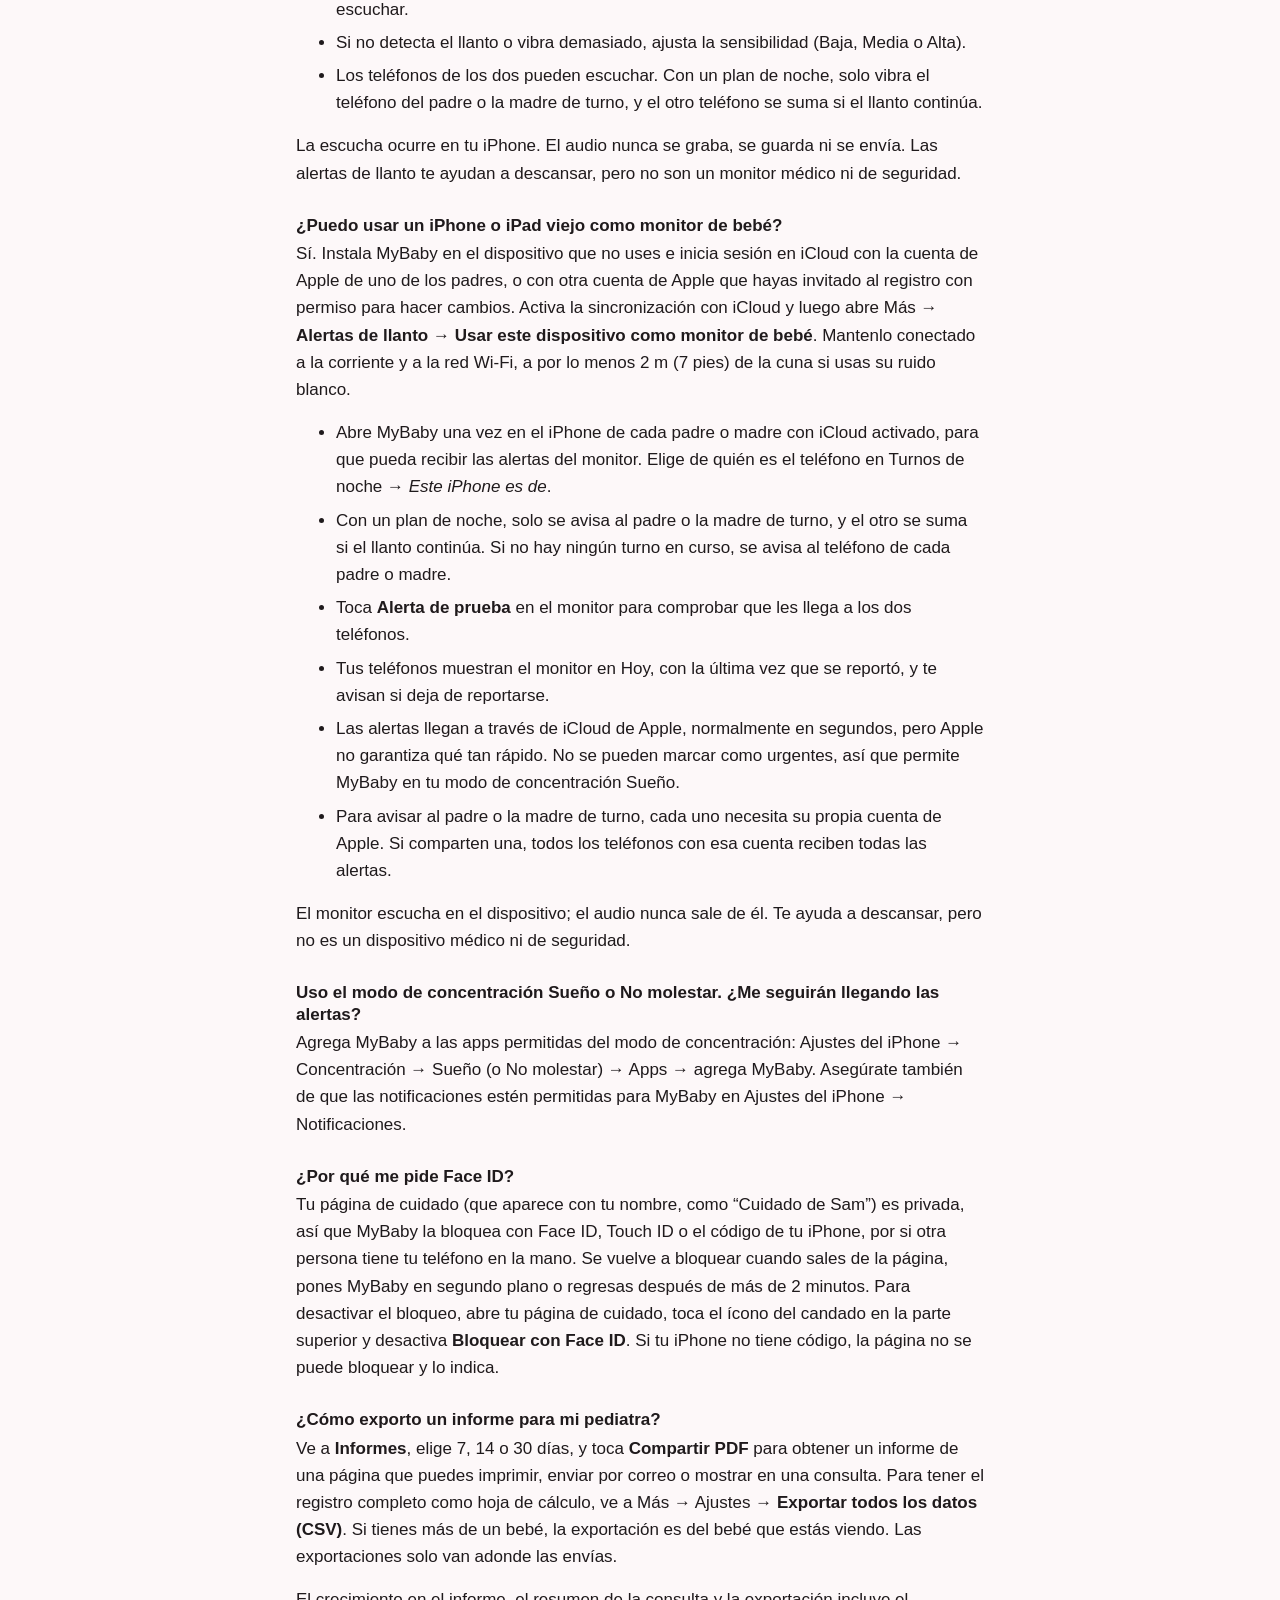
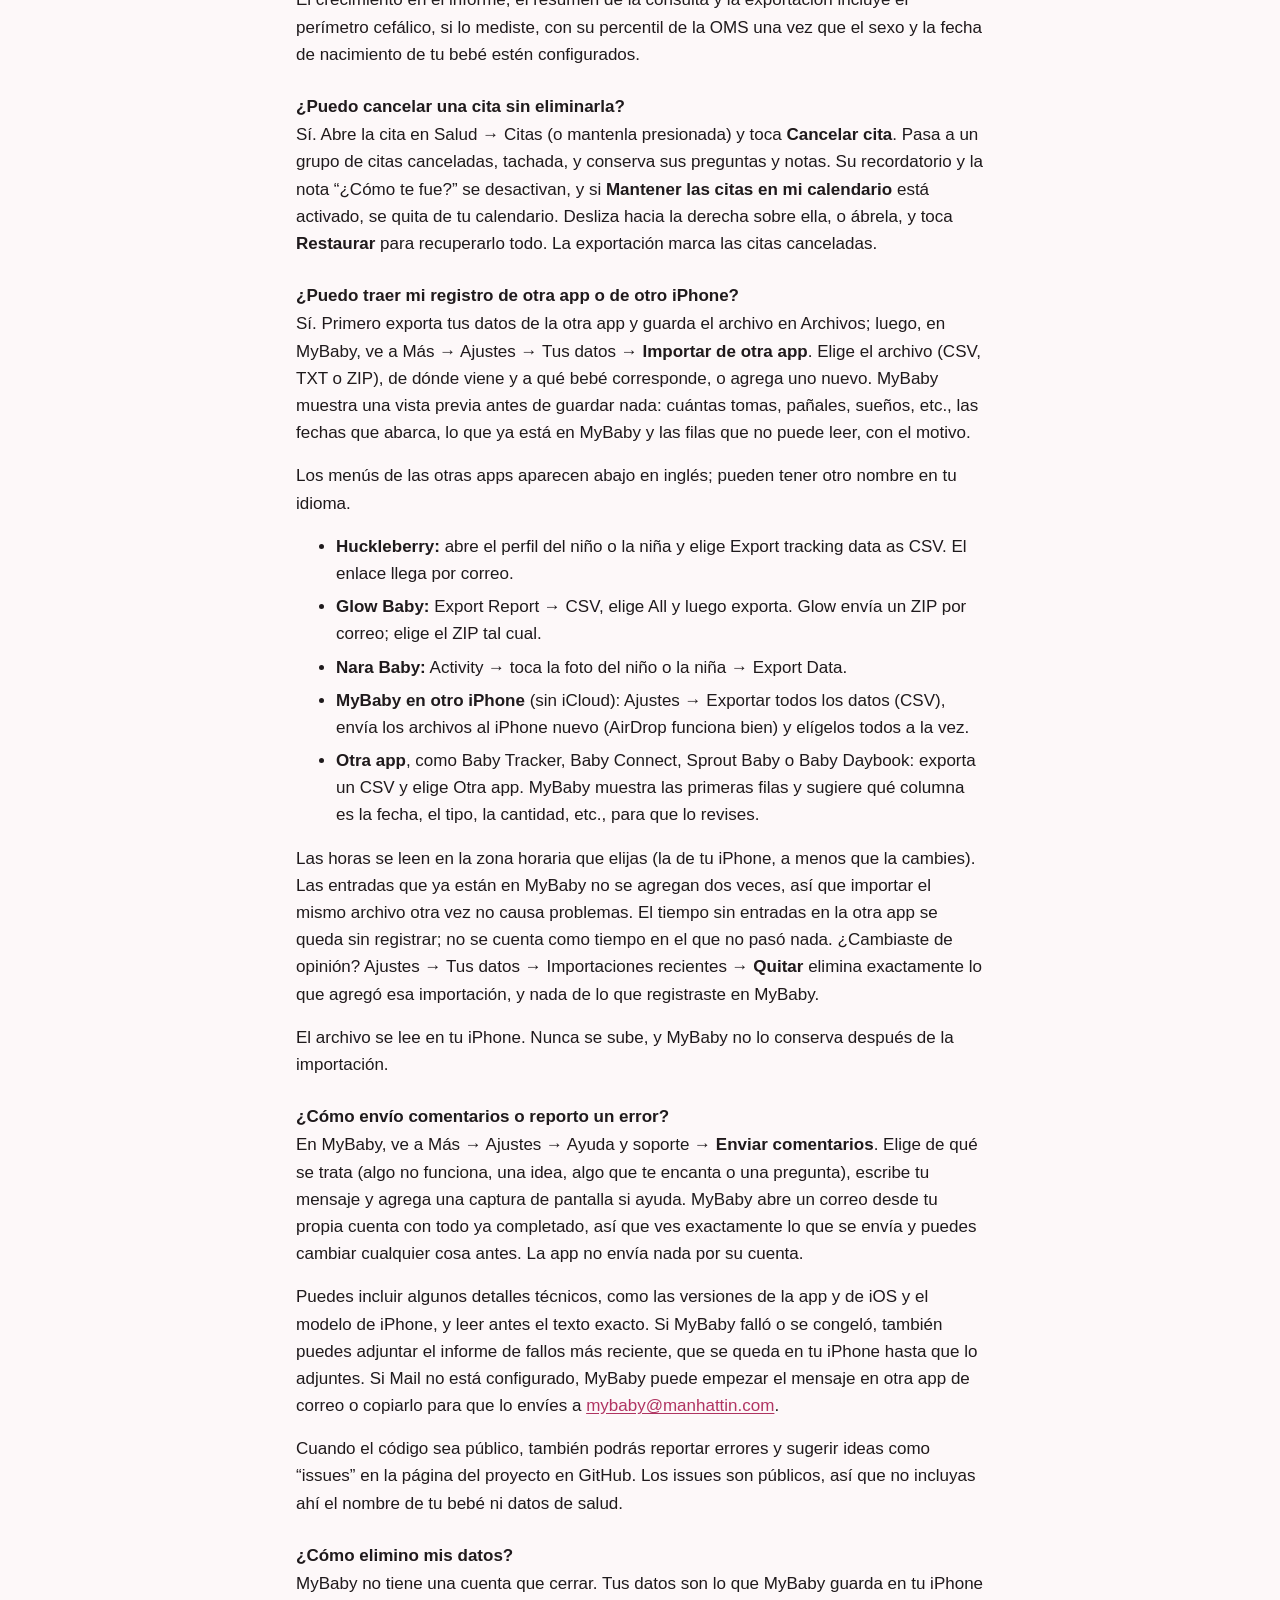
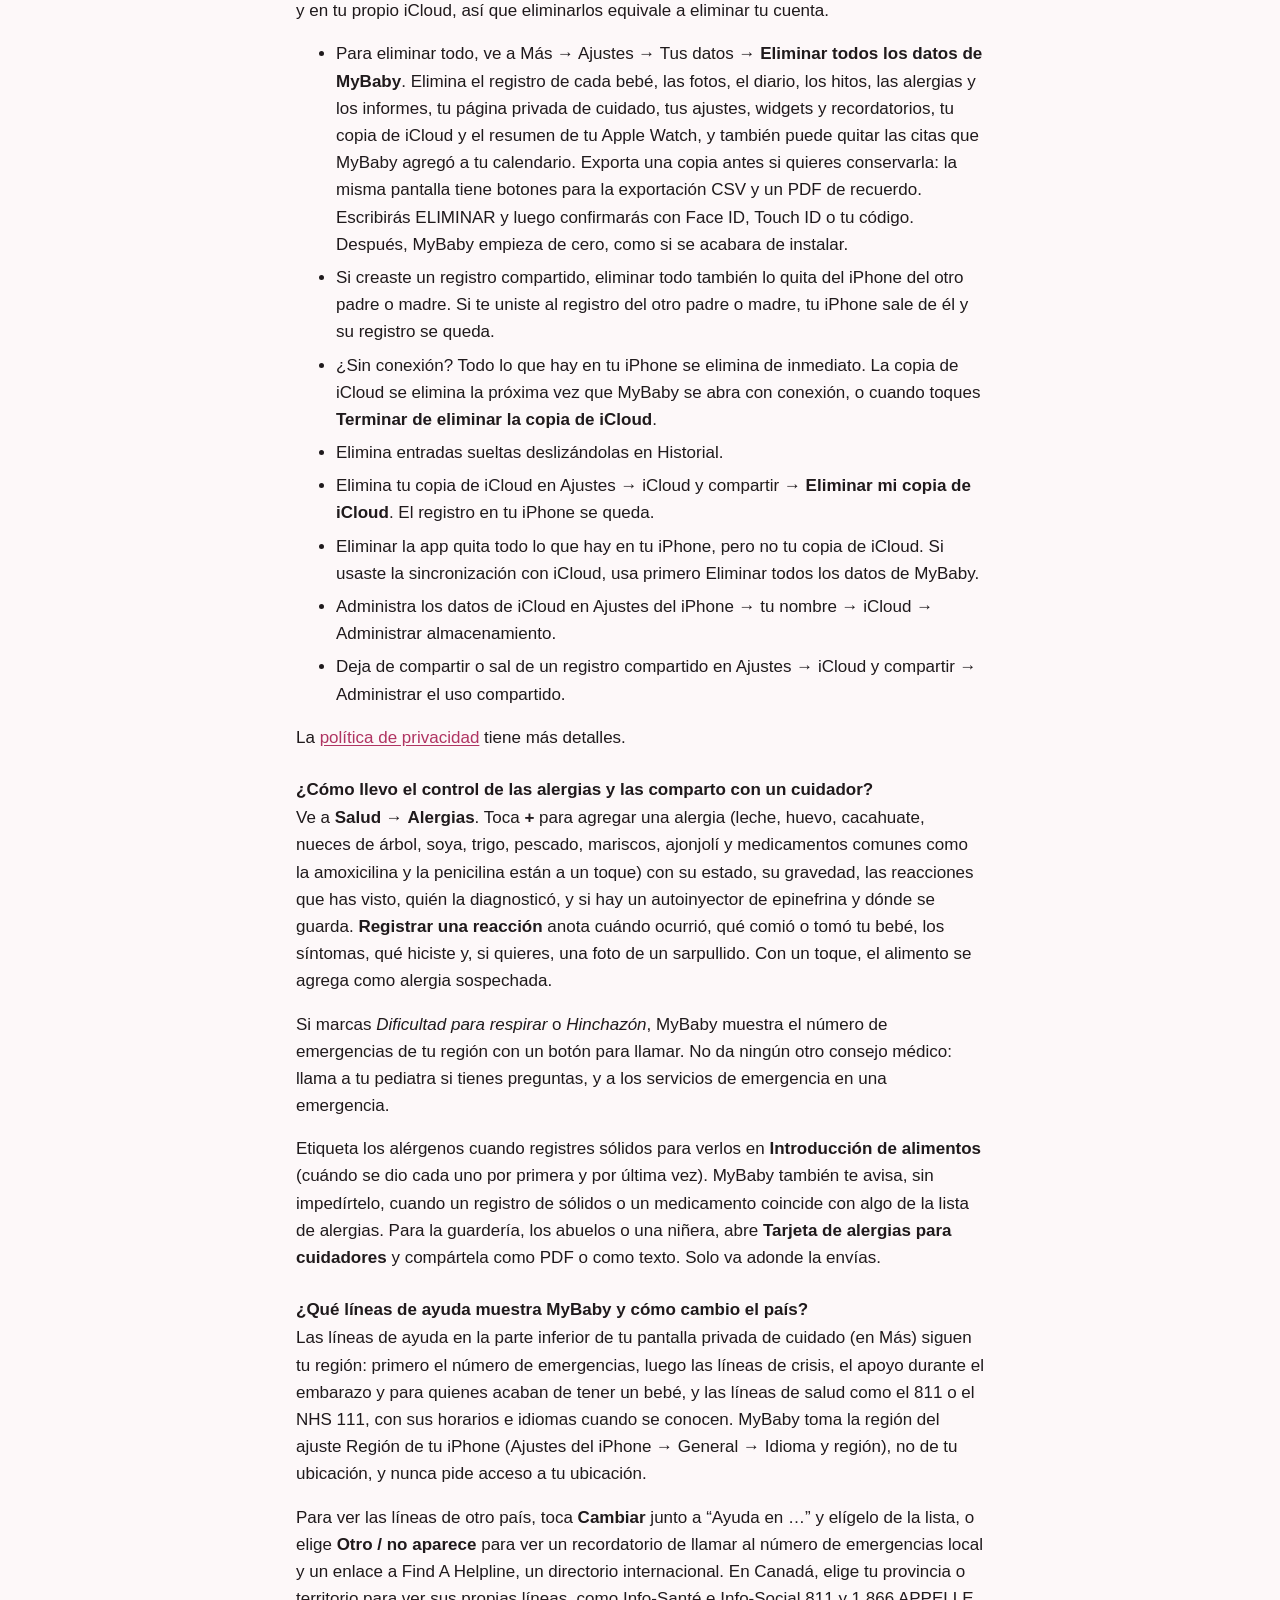
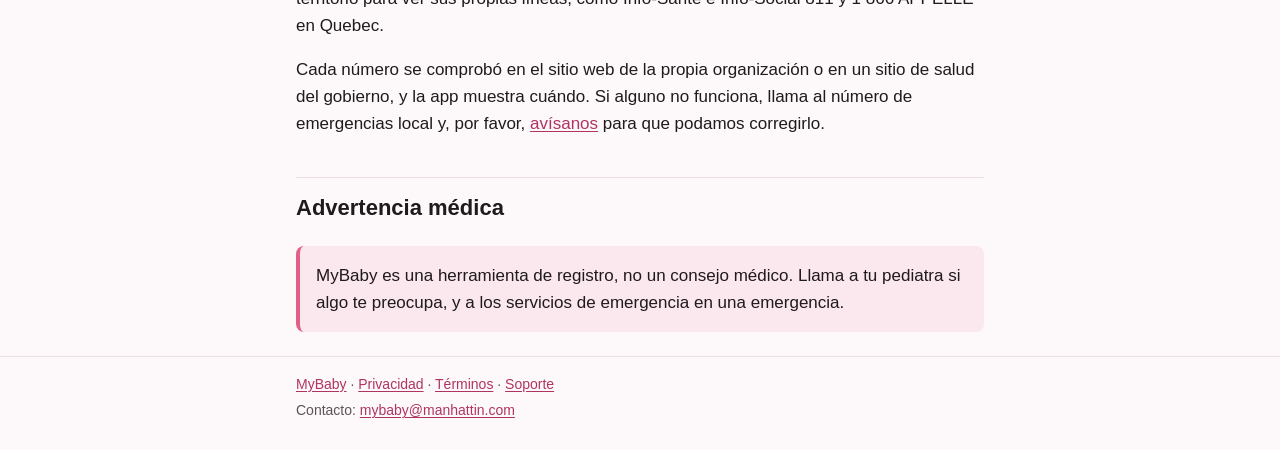
<file: docs/es/support.html>
<!doctype html>
<html lang="es">
<head>
  <meta charset="utf-8">
  <meta name="viewport" content="width=device-width, initial-scale=1">
  <title>Soporte de MyBaby</title>
  <meta name="description" content="Ayuda con MyBaby: compartir con el otro padre o madre, iCloud, gemelos, turnos de noche, alertas de llanto, exportaciones y más.">
  <link rel="icon" type="image/png" href="../icon.png">
  <link rel="apple-touch-icon" href="../icon.png">
  <link rel="alternate" hreflang="en" href="https://byitzy.github.io/mybaby-app/support.html">
  <link rel="alternate" hreflang="fr" href="https://byitzy.github.io/mybaby-app/fr/support.html">
  <link rel="alternate" hreflang="es" href="https://byitzy.github.io/mybaby-app/es/support.html">
  <link rel="alternate" hreflang="x-default" href="https://byitzy.github.io/mybaby-app/support.html">
  <link rel="stylesheet" href="../style.css">
  <script src="../lang.js" defer></script>
</head>
<body>
  <header class="site-header">
    <div class="wrap">
      <a class="brand" href="index.html"><img src="../icon.png" alt="" width="32" height="32">MyBaby</a>
      <nav class="site-nav" aria-label="Sitio">
        <ul>
          <li><a href="privacy.html">Privacidad</a></li>
          <li><a href="terms.html">Términos</a></li>
          <li><a href="support.html" aria-current="page">Soporte</a></li>
        </ul>
      </nav>
      <nav class="lang-switch" aria-label="Idioma">
        <ul>
          <li><a href="../support.html" hreflang="en" lang="en">English</a></li>
          <li><a href="../fr/support.html" hreflang="fr" lang="fr">Français</a></li>
          <li><span aria-current="true">Español</span></li>
        </ul>
      </nav>
    </div>
  </header>

  <main class="wrap">
    <h1>Soporte</h1>
    <p class="lead">Con gusto te ayudamos. Escríbenos a <a href="mailto:mybaby@manhattin.com">mybaby@manhattin.com</a> y cuéntanos qué pasa.</p>
    <p>Por favor, no incluyas datos de salud que prefieras mantener en privado. No necesitamos el registro de tu bebé para ayudarte, y no podemos verlo.</p>

    <h2 id="faq">Preguntas frecuentes</h2>

    <h3 id="partner">¿Cómo invito al otro padre o madre, y qué pasa en su teléfono?</h3>
    <p>En MyBaby, ve a Más &rarr; Ajustes &rarr; <strong>Invitar al otro padre o madre</strong> y envía el enlace de iCloud por Mensajes, Mail o cualquier otro medio. Compartir usa iCloud, así que la app primero te pide activar iCloud.</p>
    <p>El otro padre o madre instala MyBaby y abre el enlace en su iPhone. Debe abrir el enlace en lugar de configurar un bebé nuevo. Si ya había empezado uno vacío, se quita al unirse. A partir de ahí, los dos ven el mismo registro y agregan entradas en él, y una entrada registrada en un teléfono aparece en el otro en unos segundos cuando está conectado. El plan de turnos de noche y los nombres de los padres también se sincronizan, mientras que cada teléfono conserva sus propios ajustes de alertas y su propio “Este iPhone es de” (en Ajustes &rarr; Padres). Después de unirse, Hoy pregunta una vez “¿Quién usa este iPhone?” para que tu teléfono avise a la persona correcta.</p>
    <p>Para quitar a alguien, dejar de compartir o salir de un registro, ve a Ajustes &rarr; iCloud y compartir &rarr; <strong>Administrar el uso compartido</strong>.</p>

    <h3 id="icloud">¿Cómo activo o desactivo iCloud?</h3>
    <p>Ve a Más &rarr; Ajustes &rarr; iCloud y compartir &rarr; <strong>Sincronizar con iCloud</strong>. Si está desactivado (la opción predeterminada), tu registro se queda solo en tu iPhone. Si está activado, se hace una copia de seguridad de tu registro, con cifrado de extremo a extremo, en tu propio iCloud, y se mantiene sincronizado en tus dispositivos con sesión iniciada en la misma cuenta de Apple.</p>
    <p>iCloud no se puede desactivar mientras el registro está compartido. Primero deja de compartir o sal del registro en Administrar el uso compartido. Desactivar la sincronización conserva todo en tu iPhone. Para quitar también la copia de iCloud, usa <strong>Eliminar mi copia de iCloud</strong> en la misma sección.</p>

    <h3 id="new-phone">¿Cómo restauro mi registro en un teléfono nuevo?</h3>
    <p>Esto funciona si tenías activada la sincronización con iCloud. Inicia sesión en el iPhone nuevo con la misma cuenta de Apple, instala MyBaby y toca <strong>Restaurar desde iCloud</strong> en la pantalla de bienvenida. Tu registro se descarga de iCloud. Tu Llavero de iCloud tiene que estar disponible en el teléfono nuevo, porque guarda las claves que desbloquean tu registro cifrado.</p>
    <p>Si te habías unido a un registro que compartió el otro padre o madre, abre su enlace de invitación en el teléfono nuevo.</p>

    <h3 id="twins">Tenemos gemelos. ¿Cómo agrego otro bebé?</h3>
    <p>Toca el nombre del bebé en la parte superior de Hoy, o ve a Más &rarr; <strong>Bebés</strong>, y luego <strong>Agregar un bebé</strong>. Cada bebé tiene su propio registro, historial, informes, datos de salud, recordatorios y exportación, y puedes cambiar de uno a otro de la misma manera.</p>
    <p>Si compartes con el otro padre o madre, un bebé nuevo se une automáticamente a lo que ya compartes. Los bebés nuevos se agregan en el teléfono del padre o la madre que creó el registro.</p>

    <h3 id="night-shifts">¿Cómo funcionan los turnos de noche, y por qué las alertas solo vibran?</h3>
    <p>Más &rarr; <strong>Turnos de noche</strong> te permite dividir cada noche, o turnarse por noche, para que los dos duerman lo mismo. Si comparten el registro, el plan se sincroniza solo con el teléfono del otro padre o madre.</p>
    <p>Los nombres de los padres, y de quién es cada iPhone, están en Más &rarr; Ajustes &rarr; <strong>Padres</strong>. Funciona con cualquier pareja de padres, incluidas dos mamás o dos papás. En cada teléfono, elige de quién es en “Este iPhone es de” (o “iPhone compartido (los dos)” para un teléfono que usan los dos), para que las alarmas de los turnos de noche y las alertas de llanto solo le vibren a esa persona. La misma opción también está en Turnos de noche, en Recordatorios en este iPhone.</p>
    <p>De forma predeterminada, las alarmas solo vibran, para que el otro padre o madre y el bebé sigan durmiendo. La vibración se repite cada 30 segundos, hasta 5 veces, hasta que toques <strong>Ya me levanté</strong>. Para vibrar, el iPhone necesita tener la vibración activada en Ajustes del iPhone &rarr; Sonidos y vibraciones. ¿Prefieres un sonido? Cambia <strong>Estilo de alerta</strong> a Sonido en Turnos de noche.</p>

    <h3 id="smart-reminders">¿Cómo funcionan los recordatorios inteligentes de tomas y pañales?</h3>
    <p>Actívalos en Más &rarr; Ajustes &rarr; <strong>Recordatorios de tomas y pañales</strong>. Pon <strong>Recordatorio de toma</strong> en <strong>Inteligente (aprende de tu registro)</strong> y MyBaby revisa cuánto tiempo ha pasado entre tomas en los últimos 5 días, contando desde el inicio de una toma hasta el inicio de la siguiente, y los días más recientes cuentan más. El día y la noche se aprenden por separado (la noche son las horas de tus turnos de noche, o de 7 p.&nbsp;m. a 7 a.&nbsp;m.). Las tomas con menos de 40 minutos de diferencia cuentan como una sola. Recibes una notificación un poco antes de la próxima toma probable, como “Mavie probablemente tendrá hambre alrededor de las 2:40 (normalmente cada 2 h 50 min)”, y Hoy muestra “Próxima toma hacia 2:40” debajo de la última toma. Toca esa línea para ver cómo se calculó y qué datos usó.</p>
    <p><strong>Revisar el pañal</strong> funciona igual a partir de tus cambios de pañal, y si la mayoría de los cambios vienen justo después de una toma, espera el siguiente después de la próxima toma. Es un suave “¿Revisar el pañal?” y nunca suena mientras el bebé duerme.</p>
    <p>Nunca llega más tarde de lo que indica <strong>Nunca esperar más de</strong>, que puedes ajustar. Los recordatorios de tomas siguen llegando durante el sueño, porque a los bebés pequeños a veces hay que despertarlos; activa <strong>Dejar dormir al bebé</strong> si prefieres que no. Durante un turno de noche, solo se le recuerda al padre o la madre de turno, con su estilo de alerta. Todo se calcula en tu iPhone; no se envía nada a ningún lado. Pregúntale a tu pediatra cuánto tiempo puede pasar tu bebé entre tomas, sobre todo en las primeras semanas.</p>

    <h3 id="prediction-off">¿Por qué la hora prevista no es exacta?</h3>
    <p>Solo puede aprender de lo que está registrado, y los bebés cambian rápido. Razones comunes:</p>
    <ul>
      <li><strong>Todavía hay poco registrado.</strong> Con menos de unos 8 intervalos entre tomas en los últimos días, el recordatorio usa tu tiempo de “Cada pocas horas”, o un intervalo común para la edad de tu bebé, y Hoy no muestra una predicción.</li>
      <li><strong>Tomas que no se registraron.</strong> Una toma que falta parece un intervalo largo. Los periodos largos sin nada registrado se omiten, pero una sola toma que falta en un día con mucha actividad no.</li>
      <li><strong>Un estirón o tomas agrupadas.</strong> Los patrones cambian durante unos días. Los días recientes cuentan más, así que se pone al día en uno o dos días.</li>
      <li><strong>Tomas registradas tarde o con la hora equivocada.</strong> Corrige la hora en Historial y la predicción se actualiza de inmediato.</li>
    </ul>
    <p>Es un cálculo aproximado a partir de tu registro, no un consejo. Alimenta a tu bebé cuando parezca tener hambre, diga lo que diga la app.</p>

    <h3 id="missing-data">¿Qué hago con el tiempo que no registré?</h3>
    <p>Márcalo, para que no se aprenda como un intervalo largo. Cuando no se ha registrado nada por un rato, Hoy te pregunta: toca <strong>Sin registrar</strong> si no estabas registrando (el bebé estaba con la abuela, en la guardería, o se te olvidó), o <strong>Poner al día</strong> para agregar números aproximados. También puedes marcar cualquier periodo desde Historial &rarr; <strong>Marcar tiempo</strong>. Las predicciones omiten el tiempo marcado como Sin registrar, los periodos largos sin nada registrado y las entradas puestas al día, para que una noche olvidada no le enseñe a MyBaby que tu bebé duerme 9 horas. “Cómo lo predice MyBaby” indica cuántos periodos faltantes se omitieron.</p>

    <h3 id="partner-fed">¿Por qué recibí un recordatorio si el otro padre o madre ya alimentó al bebé?</h3>
    <p>Los recordatorios se mueven en cuanto la toma que registró el otro padre o madre llega a tu iPhone por iCloud, normalmente en segundos, incluso con MyBaby en segundo plano. Si tu teléfono no pudo sincronizarse a tiempo (sin conexión, en modo de bajo consumo, o porque iOS limitó la actividad en segundo plano), puede llegar un recordatorio de todos modos. iOS tampoco activa una app que cerraste deslizándola en el selector de apps hasta que la vuelvas a abrir. Al abrir MyBaby, se pone al día de inmediato. Asegúrate de que los dos tengan activada la sincronización con iCloud y de que la actualización en segundo plano esté permitida para MyBaby en Ajustes del iPhone &rarr; General.</p>

    <h3 id="watch">¿MyBaby funciona con el Apple Watch?</h3>
    <p>Sí. Instala MyBaby en tu Apple Watch (desde la app Watch de tu iPhone, en Apps disponibles) para ver cuánto tiempo ha pasado desde la última toma y el último pañal, registrar un pañal, un sueño, un biberón o un medicamento, y usar el temporizador de lactancia desde tu muñeca. Agrega la complicación de MyBaby a una carátula para ver la última toma de un vistazo, o elige otro dato (el último pañal, el sueño, la próxima dosis de medicamento o quién está de turno por la noche) y un bebé en particular cuando edites la carátula. Los toques en el reloj se envían a tu iPhone para registrarse; si el iPhone no está cerca, se guardan y se envían cuando vuelva a estarlo.</p>
    <p>Las alertas también llegan a tu muñeca. Si llevas puesto tu Apple Watch y tu iPhone está bloqueado, iOS envía la alerta a tu muñeca como un toque. Si el reloj está en su cargador, vibra tu iPhone.</p>

    <h3 id="siri">¿Cómo uso Siri con MyBaby?</h3>
    <p>Di lo que quieres seguido de <strong>“en MyBaby”</strong> (o “en My Baby”), para que Siri sepa a qué app te refieres. Por ejemplo: “Registrar un pañal mojado en MyBaby”, “MyBaby, el bebé está dormido”, “El bebé se despertó en MyBaby”, “Preguntar a MyBaby cómo va el día”, “Registrar la temperatura en MyBaby”, “Iniciar las alertas de llanto en MyBaby” o “Agregar una nota en MyBaby”. Con gemelos, agrega el nombre: “Registrar un pañal para Noah en MyBaby”.</p>
    <p>Si Siri no reconoce estas frases al principio, abre MyBaby una vez y revisa que Siri esté configurado en Ajustes del iPhone (en Siri, o Siri y Buscar) y que MyBaby tenga permiso para usarlo ahí, en la lista de apps. Iniciar las alertas de llanto abre MyBaby, porque el iPhone solo deja que el micrófono empiece a funcionar mientras la app está en pantalla.</p>
    <p>La app Atajos muestra todo lo que MyBaby puede hacer, incluidas acciones sin frase de Siri, como cambiar de lado al amamantar o registrar un medicamento. Abre Atajos, toca <strong>+</strong> y busca MyBaby. Siri nunca lee tu diario en voz alta.</p>
    <p>Si un medicamento coincide con uno de la lista de alergias de tu bebé (Salud &rarr; Alergias), Siri pregunta “¿Registrarlo de todos modos?” antes de registrarlo, y no se registra nada si dices que no. El botón Medicamento del widget nunca lo registra: muestra <strong>Revisar alergias</strong> y abre MyBaby.</p>

    <h3 id="cry-alerts">¿Algún consejo para las alertas de llanto?</h3>
    <ul>
      <li>Empieza a escuchar desde Hoy o desde Más &rarr; <strong>Alertas de llanto</strong> &rarr; Empezar a escuchar.</li>
      <li>Deja el teléfono cerca del bebé y conectado a la corriente.</li>
      <li>Deja MyBaby funcionando en segundo plano. Si cierras la app deslizándola, deja de escuchar.</li>
      <li>Si no detecta el llanto o vibra demasiado, ajusta la sensibilidad (Baja, Media o Alta).</li>
      <li>Los teléfonos de los dos pueden escuchar. Con un plan de noche, solo vibra el teléfono del padre o la madre de turno, y el otro teléfono se suma si el llanto continúa.</li>
    </ul>
    <p>La escucha ocurre en tu iPhone. El audio nunca se graba, se guarda ni se envía. Las alertas de llanto te ayudan a descansar, pero no son un monitor médico ni de seguridad.</p>

    <h3 id="nursery-monitor">¿Puedo usar un iPhone o iPad viejo como monitor de bebé?</h3>
    <p>Sí. Instala MyBaby en el dispositivo que no uses e inicia sesión en iCloud con la cuenta de Apple de uno de los padres, o con otra cuenta de Apple que hayas invitado al registro con permiso para hacer cambios. Activa la sincronización con iCloud y luego abre Más &rarr; <strong>Alertas de llanto</strong> &rarr; <strong>Usar este dispositivo como monitor de bebé</strong>. Mantenlo conectado a la corriente y a la red Wi-Fi, a por lo menos 2 m (7 pies) de la cuna si usas su ruido blanco.</p>
    <ul>
      <li>Abre MyBaby una vez en el iPhone de cada padre o madre con iCloud activado, para que pueda recibir las alertas del monitor. Elige de quién es el teléfono en Turnos de noche &rarr; <em>Este iPhone es de</em>.</li>
      <li>Con un plan de noche, solo se avisa al padre o la madre de turno, y el otro se suma si el llanto continúa. Si no hay ningún turno en curso, se avisa al teléfono de cada padre o madre.</li>
      <li>Toca <strong>Alerta de prueba</strong> en el monitor para comprobar que les llega a los dos teléfonos.</li>
      <li>Tus teléfonos muestran el monitor en Hoy, con la última vez que se reportó, y te avisan si deja de reportarse.</li>
      <li>Las alertas llegan a través de iCloud de Apple, normalmente en segundos, pero Apple no garantiza qué tan rápido. No se pueden marcar como urgentes, así que permite MyBaby en tu modo de concentración Sueño.</li>
      <li>Para avisar al padre o la madre de turno, cada uno necesita su propia cuenta de Apple. Si comparten una, todos los teléfonos con esa cuenta reciben todas las alertas.</li>
    </ul>
    <p>El monitor escucha en el dispositivo; el audio nunca sale de él. Te ayuda a descansar, pero no es un dispositivo médico ni de seguridad.</p>

    <h3 id="focus">Uso el modo de concentración Sueño o No molestar. ¿Me seguirán llegando las alertas?</h3>
    <p>Agrega MyBaby a las apps permitidas del modo de concentración: Ajustes del iPhone &rarr; Concentración &rarr; Sueño (o No molestar) &rarr; Apps &rarr; agrega MyBaby. Asegúrate también de que las notificaciones estén permitidas para MyBaby en Ajustes del iPhone &rarr; Notificaciones.</p>

    <h3 id="face-id">¿Por qué me pide Face ID?</h3>
    <p>Tu página de cuidado (que aparece con tu nombre, como “Cuidado de Sam”) es privada, así que MyBaby la bloquea con Face ID, Touch ID o el código de tu iPhone, por si otra persona tiene tu teléfono en la mano. Se vuelve a bloquear cuando sales de la página, pones MyBaby en segundo plano o regresas después de más de 2 minutos. Para desactivar el bloqueo, abre tu página de cuidado, toca el ícono del candado en la parte superior y desactiva <strong>Bloquear con Face ID</strong>. Si tu iPhone no tiene código, la página no se puede bloquear y lo indica.</p>

    <h3 id="pediatrician">¿Cómo exporto un informe para mi pediatra?</h3>
    <p>Ve a <strong>Informes</strong>, elige 7, 14 o 30 días, y toca <strong>Compartir PDF</strong> para obtener un informe de una página que puedes imprimir, enviar por correo o mostrar en una consulta. Para tener el registro completo como hoja de cálculo, ve a Más &rarr; Ajustes &rarr; <strong>Exportar todos los datos (CSV)</strong>. Si tienes más de un bebé, la exportación es del bebé que estás viendo. Las exportaciones solo van adonde las envías.</p>
    <p>El crecimiento en el informe, el resumen de la consulta y la exportación incluye el perímetro cefálico, si lo mediste, con su percentil de la OMS una vez que el sexo y la fecha de nacimiento de tu bebé estén configurados.</p>

    <h3 id="cancel-appointment">¿Puedo cancelar una cita sin eliminarla?</h3>
    <p>Sí. Abre la cita en Salud &rarr; Citas (o mantenla presionada) y toca <strong>Cancelar cita</strong>. Pasa a un grupo de citas canceladas, tachada, y conserva sus preguntas y notas. Su recordatorio y la nota “¿Cómo te fue?” se desactivan, y si <strong>Mantener las citas en mi calendario</strong> está activado, se quita de tu calendario. Desliza hacia la derecha sobre ella, o ábrela, y toca <strong>Restaurar</strong> para recuperarlo todo. La exportación marca las citas canceladas.</p>

    <h3 id="import">¿Puedo traer mi registro de otra app o de otro iPhone?</h3>
    <p>Sí. Primero exporta tus datos de la otra app y guarda el archivo en Archivos; luego, en MyBaby, ve a Más &rarr; Ajustes &rarr; Tus datos &rarr; <strong>Importar de otra app</strong>. Elige el archivo (CSV, TXT o ZIP), de dónde viene y a qué bebé corresponde, o agrega uno nuevo. MyBaby muestra una vista previa antes de guardar nada: cuántas tomas, pañales, sueños, etc., las fechas que abarca, lo que ya está en MyBaby y las filas que no puede leer, con el motivo.</p>
    <p>Los menús de las otras apps aparecen abajo en inglés; pueden tener otro nombre en tu idioma.</p>
    <ul>
      <li><strong>Huckleberry:</strong> abre el perfil del niño o la niña y elige Export tracking data as CSV. El enlace llega por correo.</li>
      <li><strong>Glow Baby:</strong> Export Report &rarr; CSV, elige All y luego exporta. Glow envía un ZIP por correo; elige el ZIP tal cual.</li>
      <li><strong>Nara Baby:</strong> Activity &rarr; toca la foto del niño o la niña &rarr; Export Data.</li>
      <li><strong>MyBaby en otro iPhone</strong> (sin iCloud): Ajustes &rarr; Exportar todos los datos (CSV), envía los archivos al iPhone nuevo (AirDrop funciona bien) y elígelos todos a la vez.</li>
      <li><strong>Otra app</strong>, como Baby Tracker, Baby Connect, Sprout Baby o Baby Daybook: exporta un CSV y elige Otra app. MyBaby muestra las primeras filas y sugiere qué columna es la fecha, el tipo, la cantidad, etc., para que lo revises.</li>
    </ul>
    <p>Las horas se leen en la zona horaria que elijas (la de tu iPhone, a menos que la cambies). Las entradas que ya están en MyBaby no se agregan dos veces, así que importar el mismo archivo otra vez no causa problemas. El tiempo sin entradas en la otra app se queda sin registrar; no se cuenta como tiempo en el que no pasó nada. ¿Cambiaste de opinión? Ajustes &rarr; Tus datos &rarr; Importaciones recientes &rarr; <strong>Quitar</strong> elimina exactamente lo que agregó esa importación, y nada de lo que registraste en MyBaby.</p>
    <p>El archivo se lee en tu iPhone. Nunca se sube, y MyBaby no lo conserva después de la importación.</p>

    <h3 id="feedback">¿Cómo envío comentarios o reporto un error?</h3>
    <p>En MyBaby, ve a Más &rarr; Ajustes &rarr; Ayuda y soporte &rarr; <strong>Enviar comentarios</strong>. Elige de qué se trata (algo no funciona, una idea, algo que te encanta o una pregunta), escribe tu mensaje y agrega una captura de pantalla si ayuda. MyBaby abre un correo desde tu propia cuenta con todo ya completado, así que ves exactamente lo que se envía y puedes cambiar cualquier cosa antes. La app no envía nada por su cuenta.</p>
    <p>Puedes incluir algunos detalles técnicos, como las versiones de la app y de iOS y el modelo de iPhone, y leer antes el texto exacto. Si MyBaby falló o se congeló, también puedes adjuntar el informe de fallos más reciente, que se queda en tu iPhone hasta que lo adjuntes. Si Mail no está configurado, MyBaby puede empezar el mensaje en otra app de correo o copiarlo para que lo envíes a <a href="mailto:mybaby@manhattin.com">mybaby@manhattin.com</a>.</p>
    <p>Cuando el código sea público, también podrás reportar errores y sugerir ideas como “issues” en la página del proyecto en GitHub. Los issues son públicos, así que no incluyas ahí el nombre de tu bebé ni datos de salud.</p>

    <h3 id="delete">¿Cómo elimino mis datos?</h3>
    <p>MyBaby no tiene una cuenta que cerrar. Tus datos son lo que MyBaby guarda en tu iPhone y en tu propio iCloud, así que eliminarlos equivale a eliminar tu cuenta.</p>
    <ul>
      <li>Para eliminar todo, ve a Más &rarr; Ajustes &rarr; Tus datos &rarr; <strong>Eliminar todos los datos de MyBaby</strong>. Elimina el registro de cada bebé, las fotos, el diario, los hitos, las alergias y los informes, tu página privada de cuidado, tus ajustes, widgets y recordatorios, tu copia de iCloud y el resumen de tu Apple Watch, y también puede quitar las citas que MyBaby agregó a tu calendario. Exporta una copia antes si quieres conservarla: la misma pantalla tiene botones para la exportación CSV y un PDF de recuerdo. Escribirás ELIMINAR y luego confirmarás con Face ID, Touch ID o tu código. Después, MyBaby empieza de cero, como si se acabara de instalar.</li>
      <li>Si creaste un registro compartido, eliminar todo también lo quita del iPhone del otro padre o madre. Si te uniste al registro del otro padre o madre, tu iPhone sale de él y su registro se queda.</li>
      <li>¿Sin conexión? Todo lo que hay en tu iPhone se elimina de inmediato. La copia de iCloud se elimina la próxima vez que MyBaby se abra con conexión, o cuando toques <strong>Terminar de eliminar la copia de iCloud</strong>.</li>
      <li>Elimina entradas sueltas deslizándolas en Historial.</li>
      <li>Elimina tu copia de iCloud en Ajustes &rarr; iCloud y compartir &rarr; <strong>Eliminar mi copia de iCloud</strong>. El registro en tu iPhone se queda.</li>
      <li>Eliminar la app quita todo lo que hay en tu iPhone, pero no tu copia de iCloud. Si usaste la sincronización con iCloud, usa primero Eliminar todos los datos de MyBaby.</li>
      <li>Administra los datos de iCloud en Ajustes del iPhone &rarr; tu nombre &rarr; iCloud &rarr; Administrar almacenamiento.</li>
      <li>Deja de compartir o sal de un registro compartido en Ajustes &rarr; iCloud y compartir &rarr; Administrar el uso compartido.</li>
    </ul>
    <p>La <a href="privacy.html#deleting">política de privacidad</a> tiene más detalles.</p>

    <h3 id="allergies">¿Cómo llevo el control de las alergias y las comparto con un cuidador?</h3>
    <p>Ve a <strong>Salud</strong> &rarr; <strong>Alergias</strong>. Toca <strong>+</strong> para agregar una alergia (leche, huevo, cacahuate, nueces de árbol, soya, trigo, pescado, mariscos, ajonjolí y medicamentos comunes como la amoxicilina y la penicilina están a un toque) con su estado, su gravedad, las reacciones que has visto, quién la diagnosticó, y si hay un autoinyector de epinefrina y dónde se guarda. <strong>Registrar una reacción</strong> anota cuándo ocurrió, qué comió o tomó tu bebé, los síntomas, qué hiciste y, si quieres, una foto de un sarpullido. Con un toque, el alimento se agrega como alergia sospechada.</p>
    <p>Si marcas <em>Dificultad para respirar</em> o <em>Hinchazón</em>, MyBaby muestra el número de emergencias de tu región con un botón para llamar. No da ningún otro consejo médico: llama a tu pediatra si tienes preguntas, y a los servicios de emergencia en una emergencia.</p>
    <p>Etiqueta los alérgenos cuando registres sólidos para verlos en <strong>Introducción de alimentos</strong> (cuándo se dio cada uno por primera y por última vez). MyBaby también te avisa, sin impedírtelo, cuando un registro de sólidos o un medicamento coincide con algo de la lista de alergias. Para la guardería, los abuelos o una niñera, abre <strong>Tarjeta de alergias para cuidadores</strong> y compártela como PDF o como texto. Solo va adonde la envías.</p>

    <h3 id="support-lines">¿Qué líneas de ayuda muestra MyBaby y cómo cambio el país?</h3>
    <p>Las líneas de ayuda en la parte inferior de tu pantalla privada de cuidado (en Más) siguen tu región: primero el número de emergencias, luego las líneas de crisis, el apoyo durante el embarazo y para quienes acaban de tener un bebé, y las líneas de salud como el 811 o el NHS 111, con sus horarios e idiomas cuando se conocen. MyBaby toma la región del ajuste Región de tu iPhone (Ajustes del iPhone &rarr; General &rarr; Idioma y región), no de tu ubicación, y nunca pide acceso a tu ubicación.</p>
    <p>Para ver las líneas de otro país, toca <strong>Cambiar</strong> junto a “Ayuda en &hellip;” y elígelo de la lista, o elige <strong>Otro / no aparece</strong> para ver un recordatorio de llamar al número de emergencias local y un enlace a Find A Helpline, un directorio internacional. En Canadá, elige tu provincia o territorio para ver sus propias líneas, como Info-Santé e Info-Social 811 y 1&nbsp;866&nbsp;APPELLE en Quebec.</p>
    <p>Cada número se comprobó en el sitio web de la propia organización o en un sitio de salud del gobierno, y la app muestra cuándo. Si alguno no funciona, llama al número de emergencias local y, por favor, <a href="mailto:mybaby@manhattin.com">avísanos</a> para que podamos corregirlo.</p>

    <h2 id="medical">Advertencia médica</h2>
    <div class="callout">
      <p>MyBaby es una herramienta de registro, no un consejo médico. Llama a tu pediatra si algo te preocupa, y a los servicios de emergencia en una emergencia.</p>
    </div>
  </main>

  <footer class="site-footer">
    <div class="wrap">
      <p><a href="index.html">MyBaby</a> &middot; <a href="privacy.html">Privacidad</a> &middot; <a href="terms.html">Términos</a> &middot; <a href="support.html">Soporte</a></p>
      <p>Contacto: <a href="mailto:mybaby@manhattin.com">mybaby@manhattin.com</a></p>
    </div>
  </footer>
</body>
</html>
</file>
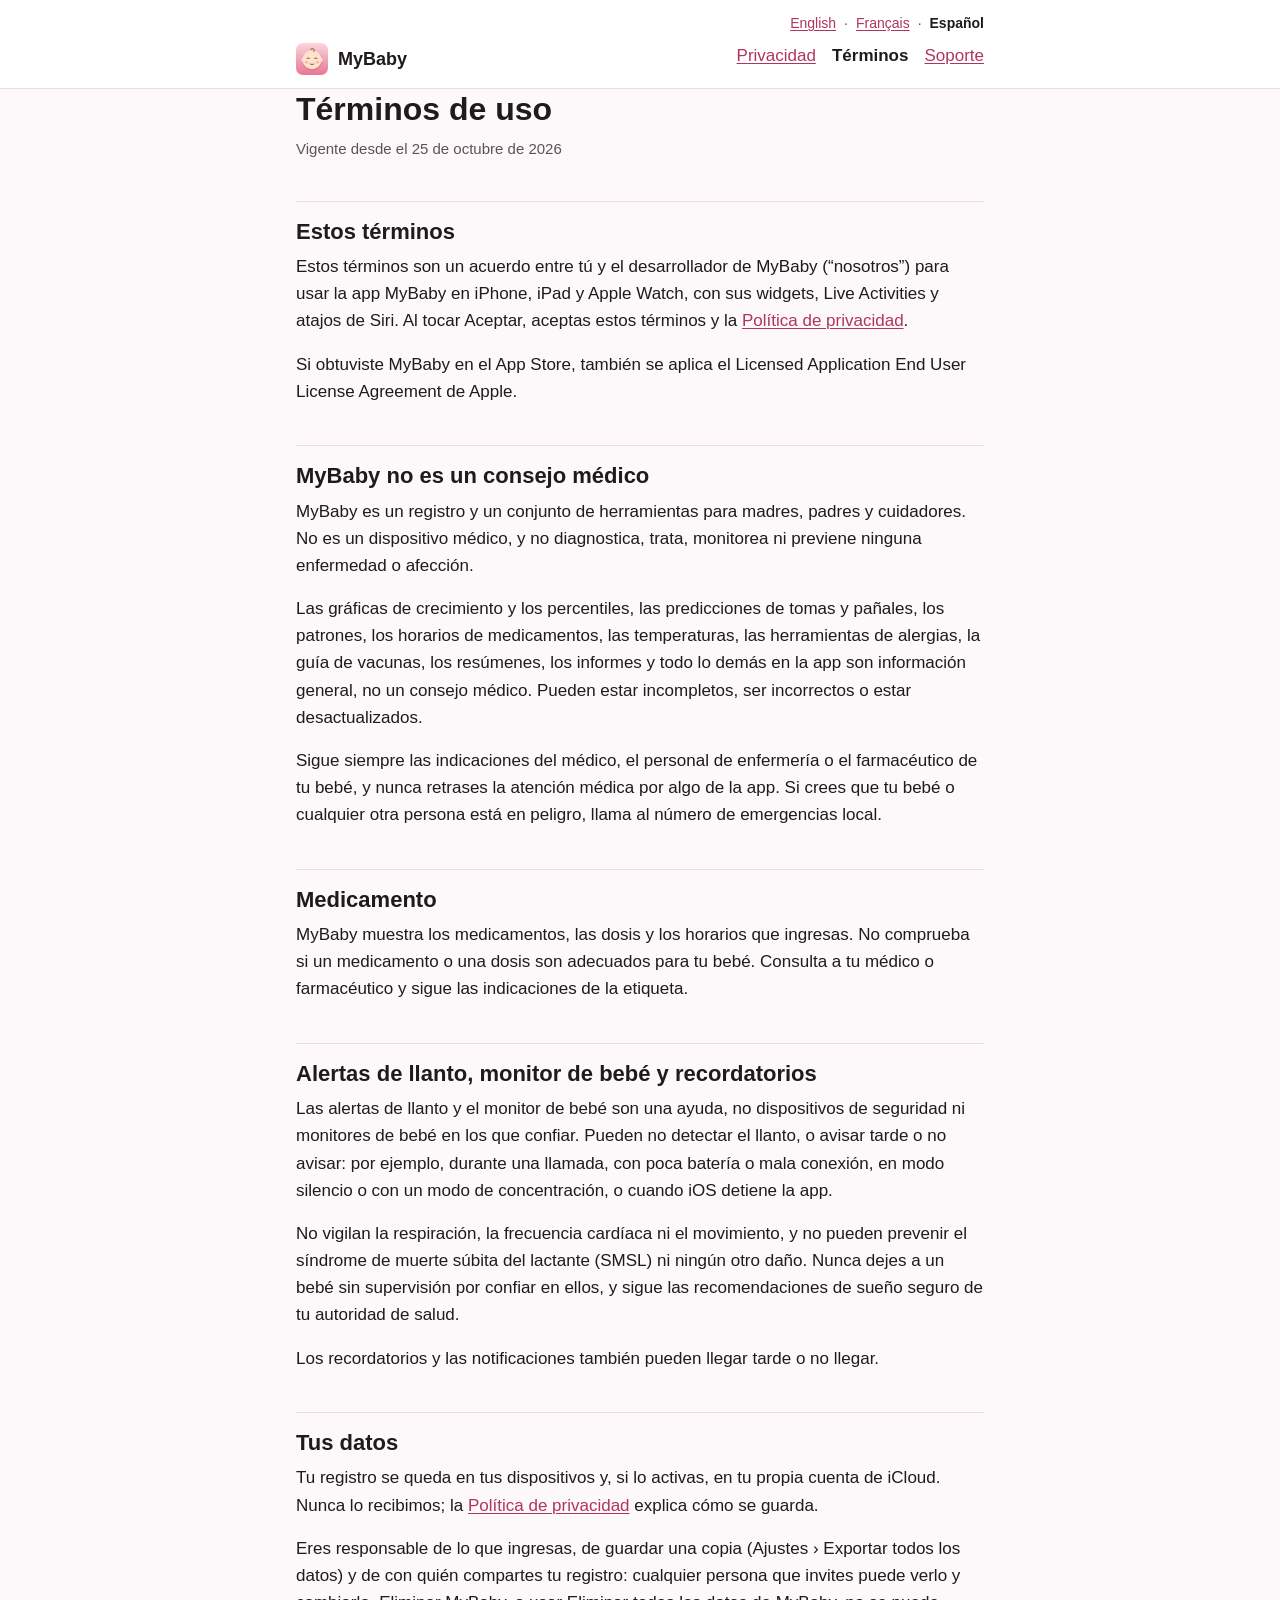
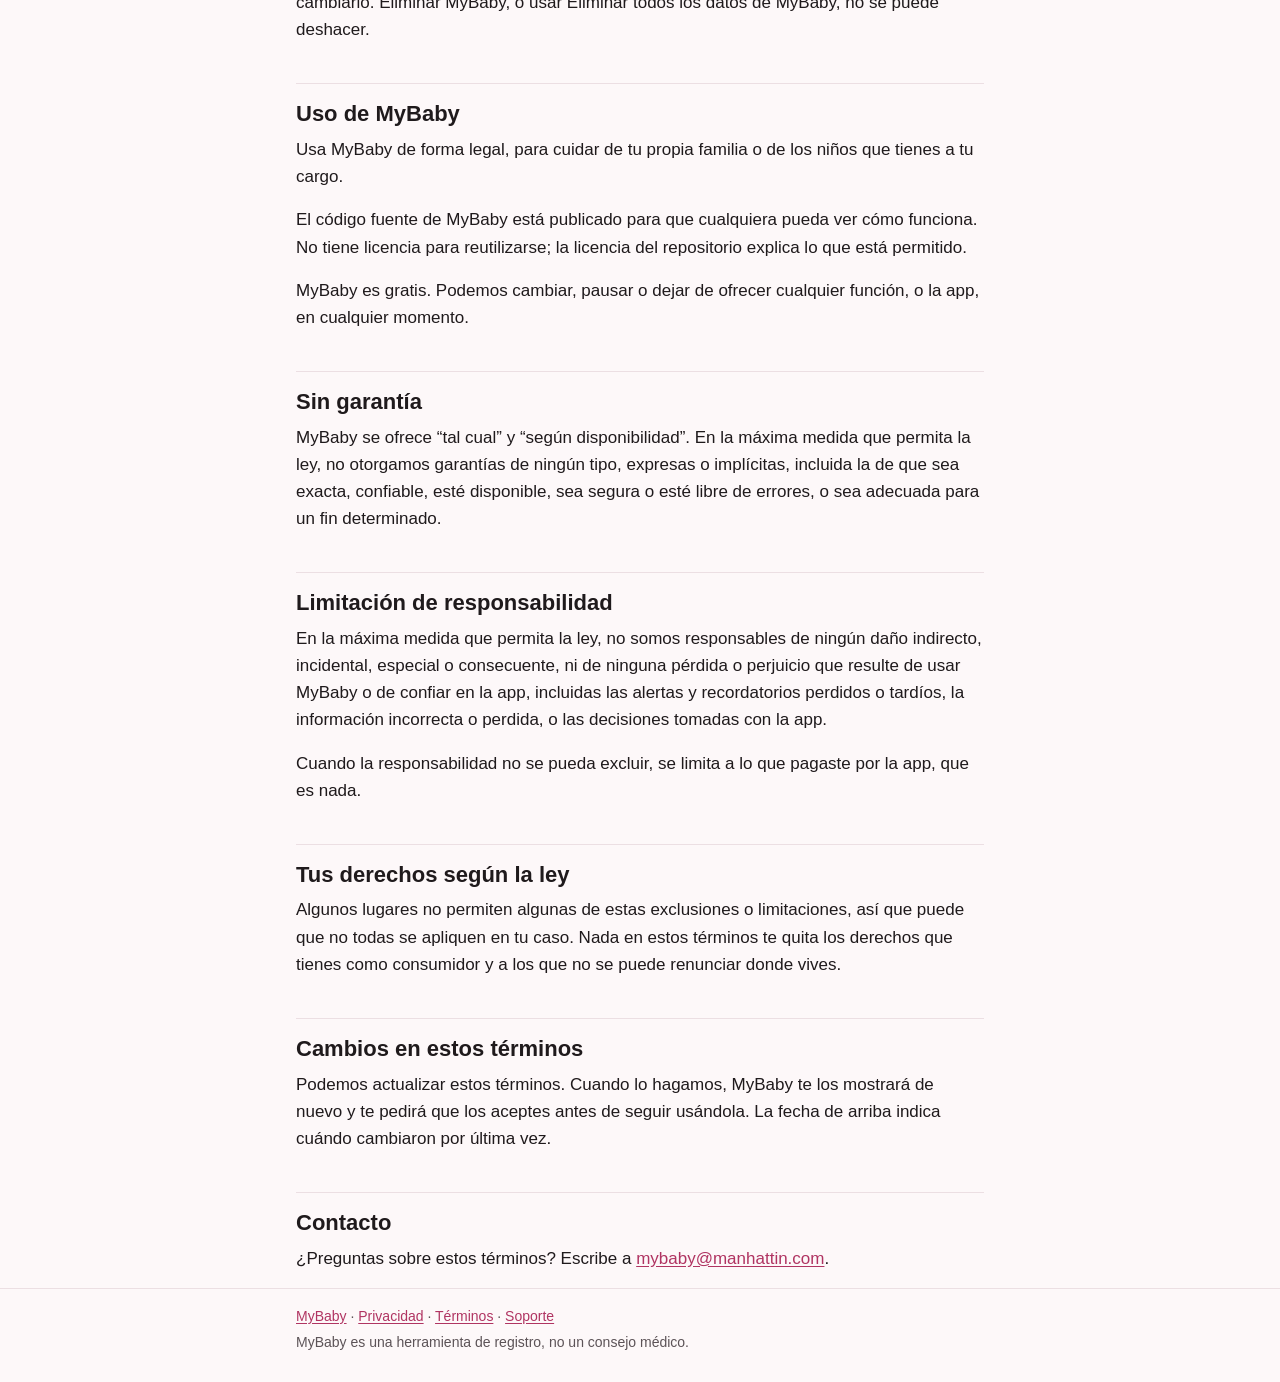
<file: docs/es/terms.html>
<!doctype html>
<html lang="es">
<head>
  <meta charset="utf-8">
  <meta name="viewport" content="width=device-width, initial-scale=1">
  <title>Términos de uso de MyBaby</title>
  <meta name="description" content="Los términos para usar MyBaby: un registro y herramientas para madres, padres y cuidadores, no un consejo médico ni un dispositivo de seguridad.">
  <link rel="icon" type="image/png" href="../icon.png">
  <link rel="apple-touch-icon" href="../icon.png">
  <link rel="alternate" hreflang="en" href="https://byitzy.github.io/mybaby-app/terms.html">
  <link rel="alternate" hreflang="fr" href="https://byitzy.github.io/mybaby-app/fr/terms.html">
  <link rel="alternate" hreflang="es" href="https://byitzy.github.io/mybaby-app/es/terms.html">
  <link rel="alternate" hreflang="x-default" href="https://byitzy.github.io/mybaby-app/terms.html">
  <link rel="stylesheet" href="../style.css">
  <script src="../lang.js" defer></script>
</head>
<body>
  <header class="site-header">
    <div class="wrap">
      <a class="brand" href="index.html"><img src="../icon.png" alt="" width="32" height="32">MyBaby</a>
      <nav class="site-nav" aria-label="Sitio">
        <ul>
          <li><a href="privacy.html">Privacidad</a></li>
          <li><a href="terms.html" aria-current="page">Términos</a></li>
          <li><a href="support.html">Soporte</a></li>
        </ul>
      </nav>
      <nav class="lang-switch" aria-label="Idioma">
        <ul>
          <li><a href="../terms.html" hreflang="en" lang="en">English</a></li>
          <li><a href="../fr/terms.html" hreflang="fr" lang="fr">Français</a></li>
          <li><span aria-current="true">Español</span></li>
        </ul>
      </nav>
    </div>
  </header>

  <main class="wrap">
    <h1>Términos de uso</h1>
    <p class="meta">Vigente desde el 25 de octubre de 2026</p>

    <h2 id="these-terms">Estos términos</h2>
    <p>Estos términos son un acuerdo entre tú y el desarrollador de MyBaby (“nosotros”) para usar la app MyBaby en iPhone, iPad y Apple Watch, con sus widgets, Live Activities y atajos de Siri. Al tocar Aceptar, aceptas estos términos y la <a href="privacy.html">Política de privacidad</a>.</p>
    <p>Si obtuviste MyBaby en el App Store, también se aplica el Licensed Application End User License Agreement de Apple.</p>
    <h2 id="mybaby-is-not-medical-advice">MyBaby no es un consejo médico</h2>
    <p>MyBaby es un registro y un conjunto de herramientas para madres, padres y cuidadores. No es un dispositivo médico, y no diagnostica, trata, monitorea ni previene ninguna enfermedad o afección.</p>
    <p>Las gráficas de crecimiento y los percentiles, las predicciones de tomas y pañales, los patrones, los horarios de medicamentos, las temperaturas, las herramientas de alergias, la guía de vacunas, los resúmenes, los informes y todo lo demás en la app son información general, no un consejo médico. Pueden estar incompletos, ser incorrectos o estar desactualizados.</p>
    <p>Sigue siempre las indicaciones del médico, el personal de enfermería o el farmacéutico de tu bebé, y nunca retrases la atención médica por algo de la app. Si crees que tu bebé o cualquier otra persona está en peligro, llama al número de emergencias local.</p>
    <h2 id="medicine">Medicamento</h2>
    <p>MyBaby muestra los medicamentos, las dosis y los horarios que ingresas. No comprueba si un medicamento o una dosis son adecuados para tu bebé. Consulta a tu médico o farmacéutico y sigue las indicaciones de la etiqueta.</p>
    <h2 id="cry-alerts-the-nursery-monitor-and-reminders">Alertas de llanto, monitor de bebé y recordatorios</h2>
    <p>Las alertas de llanto y el monitor de bebé son una ayuda, no dispositivos de seguridad ni monitores de bebé en los que confiar. Pueden no detectar el llanto, o avisar tarde o no avisar: por ejemplo, durante una llamada, con poca batería o mala conexión, en modo silencio o con un modo de concentración, o cuando iOS detiene la app.</p>
    <p>No vigilan la respiración, la frecuencia cardíaca ni el movimiento, y no pueden prevenir el síndrome de muerte súbita del lactante (SMSL) ni ningún otro daño. Nunca dejes a un bebé sin supervisión por confiar en ellos, y sigue las recomendaciones de sueño seguro de tu autoridad de salud.</p>
    <p>Los recordatorios y las notificaciones también pueden llegar tarde o no llegar.</p>
    <h2 id="your-data">Tus datos</h2>
    <p>Tu registro se queda en tus dispositivos y, si lo activas, en tu propia cuenta de iCloud. Nunca lo recibimos; la <a href="privacy.html">Política de privacidad</a> explica cómo se guarda.</p>
    <p>Eres responsable de lo que ingresas, de guardar una copia (Ajustes › Exportar todos los datos) y de con quién compartes tu registro: cualquier persona que invites puede verlo y cambiarlo. Eliminar MyBaby, o usar Eliminar todos los datos de MyBaby, no se puede deshacer.</p>
    <h2 id="using-mybaby">Uso de MyBaby</h2>
    <p>Usa MyBaby de forma legal, para cuidar de tu propia familia o de los niños que tienes a tu cargo.</p>
    <p>El código fuente de MyBaby está publicado para que cualquiera pueda ver cómo funciona. No tiene licencia para reutilizarse; la licencia del repositorio explica lo que está permitido.</p>
    <p>MyBaby es gratis. Podemos cambiar, pausar o dejar de ofrecer cualquier función, o la app, en cualquier momento.</p>
    <h2 id="no-warranty">Sin garantía</h2>
    <p>MyBaby se ofrece “tal cual” y “según disponibilidad”. En la máxima medida que permita la ley, no otorgamos garantías de ningún tipo, expresas o implícitas, incluida la de que sea exacta, confiable, esté disponible, sea segura o esté libre de errores, o sea adecuada para un fin determinado.</p>
    <h2 id="limitation-of-liability">Limitación de responsabilidad</h2>
    <p>En la máxima medida que permita la ley, no somos responsables de ningún daño indirecto, incidental, especial o consecuente, ni de ninguna pérdida o perjuicio que resulte de usar MyBaby o de confiar en la app, incluidas las alertas y recordatorios perdidos o tardíos, la información incorrecta o perdida, o las decisiones tomadas con la app.</p>
    <p>Cuando la responsabilidad no se pueda excluir, se limita a lo que pagaste por la app, que es nada.</p>
    <h2 id="your-rights-under-the-law">Tus derechos según la ley</h2>
    <p>Algunos lugares no permiten algunas de estas exclusiones o limitaciones, así que puede que no todas se apliquen en tu caso. Nada en estos términos te quita los derechos que tienes como consumidor y a los que no se puede renunciar donde vives.</p>
    <h2 id="changes-to-these-terms">Cambios en estos términos</h2>
    <p>Podemos actualizar estos términos. Cuando lo hagamos, MyBaby te los mostrará de nuevo y te pedirá que los aceptes antes de seguir usándola. La fecha de arriba indica cuándo cambiaron por última vez.</p>
    <h2 id="contact">Contacto</h2>
    <p>¿Preguntas sobre estos términos? Escribe a <a href="mailto:mybaby@manhattin.com">mybaby@manhattin.com</a>.</p>
  </main>

  <footer class="site-footer">
    <div class="wrap">
      <p><a href="index.html">MyBaby</a> &middot; <a href="privacy.html">Privacidad</a> &middot; <a href="terms.html">Términos</a> &middot; <a href="support.html">Soporte</a></p>
      <p>MyBaby es una herramienta de registro, no un consejo médico.</p>
    </div>
  </footer>
</body>
</html>
</file>
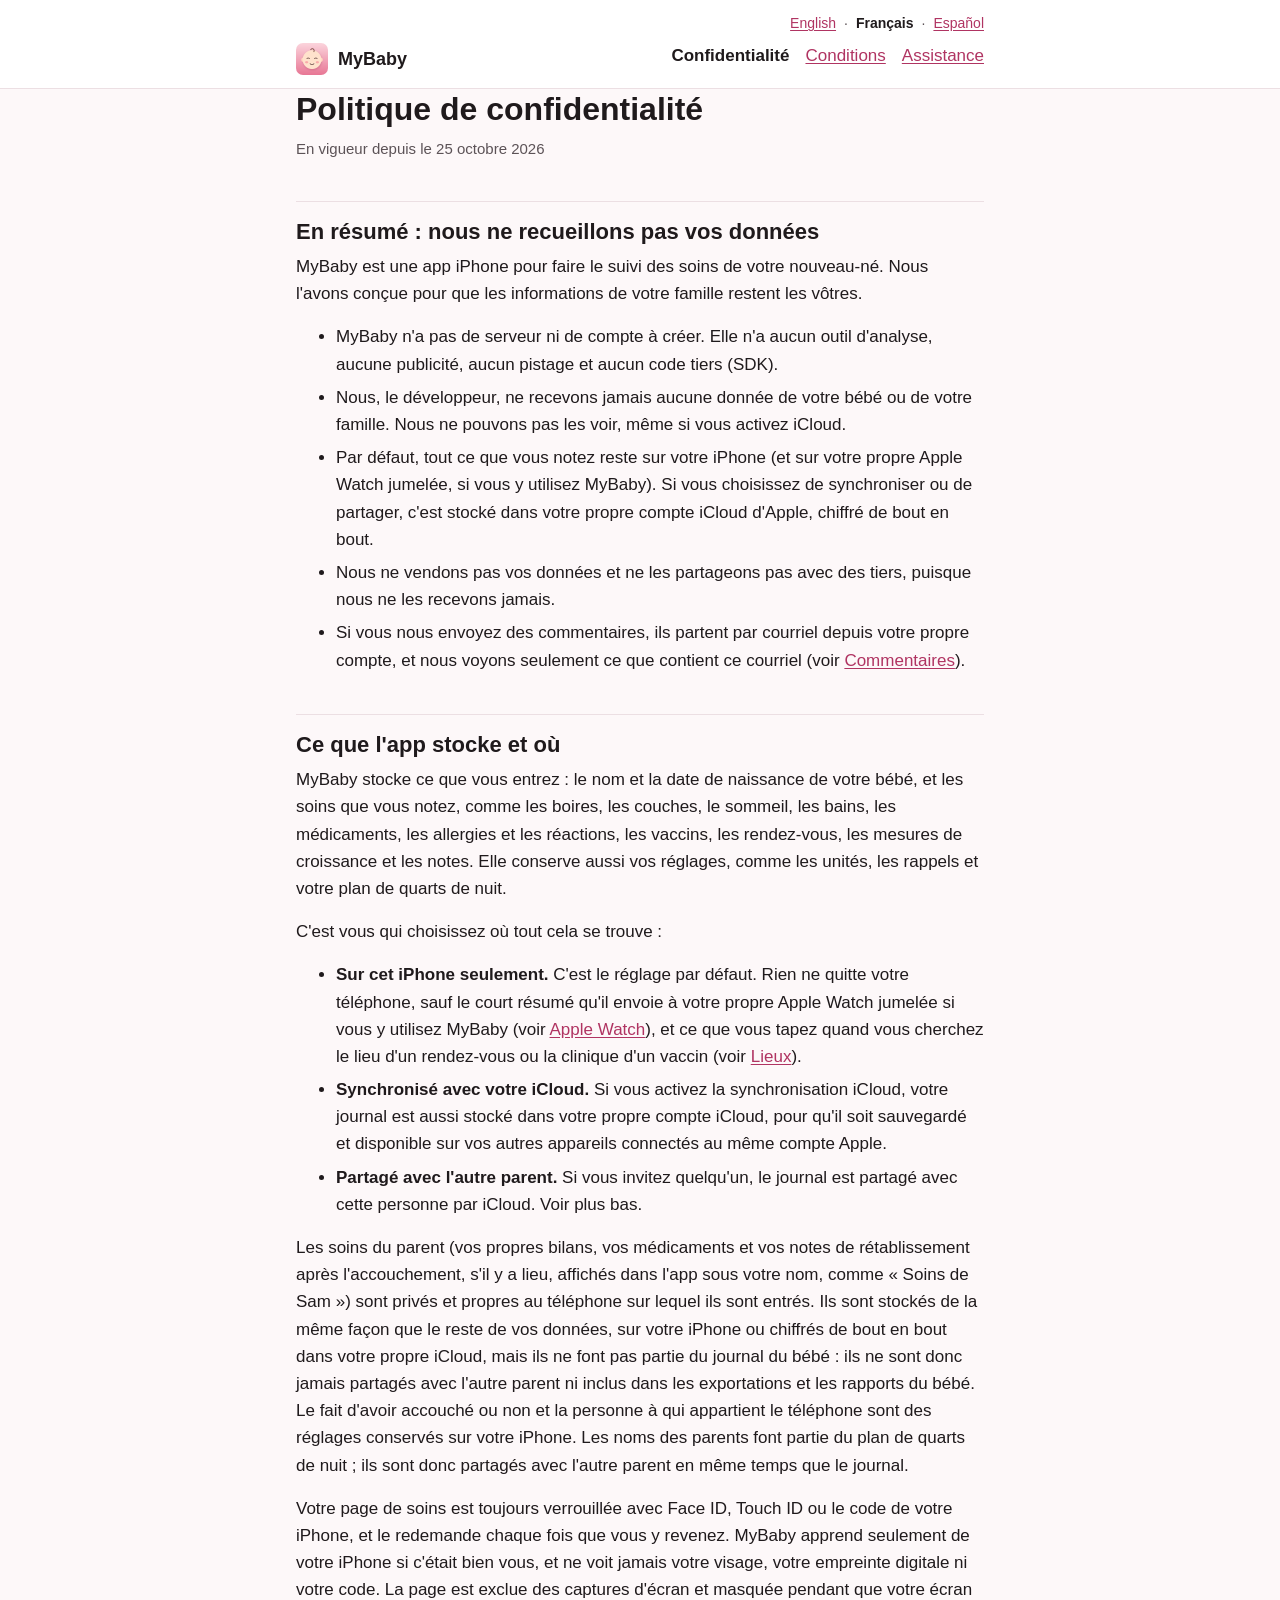
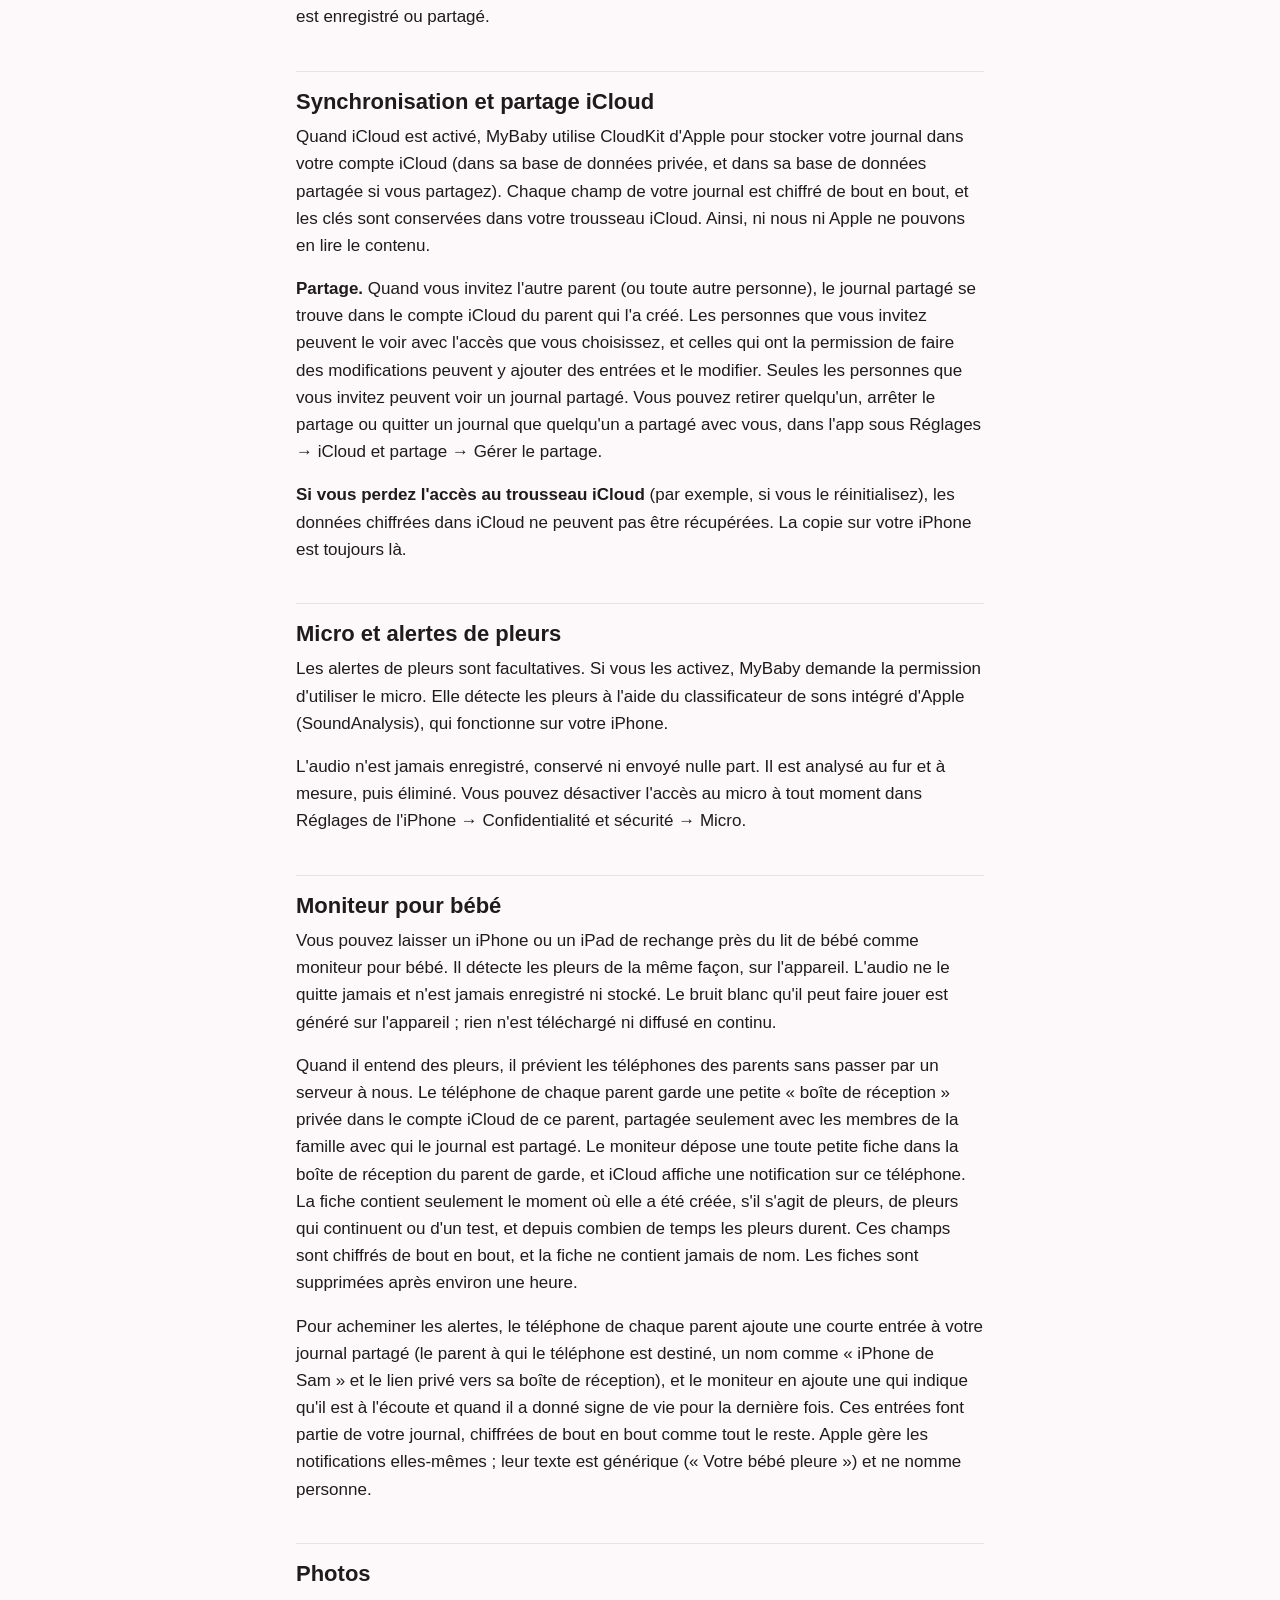
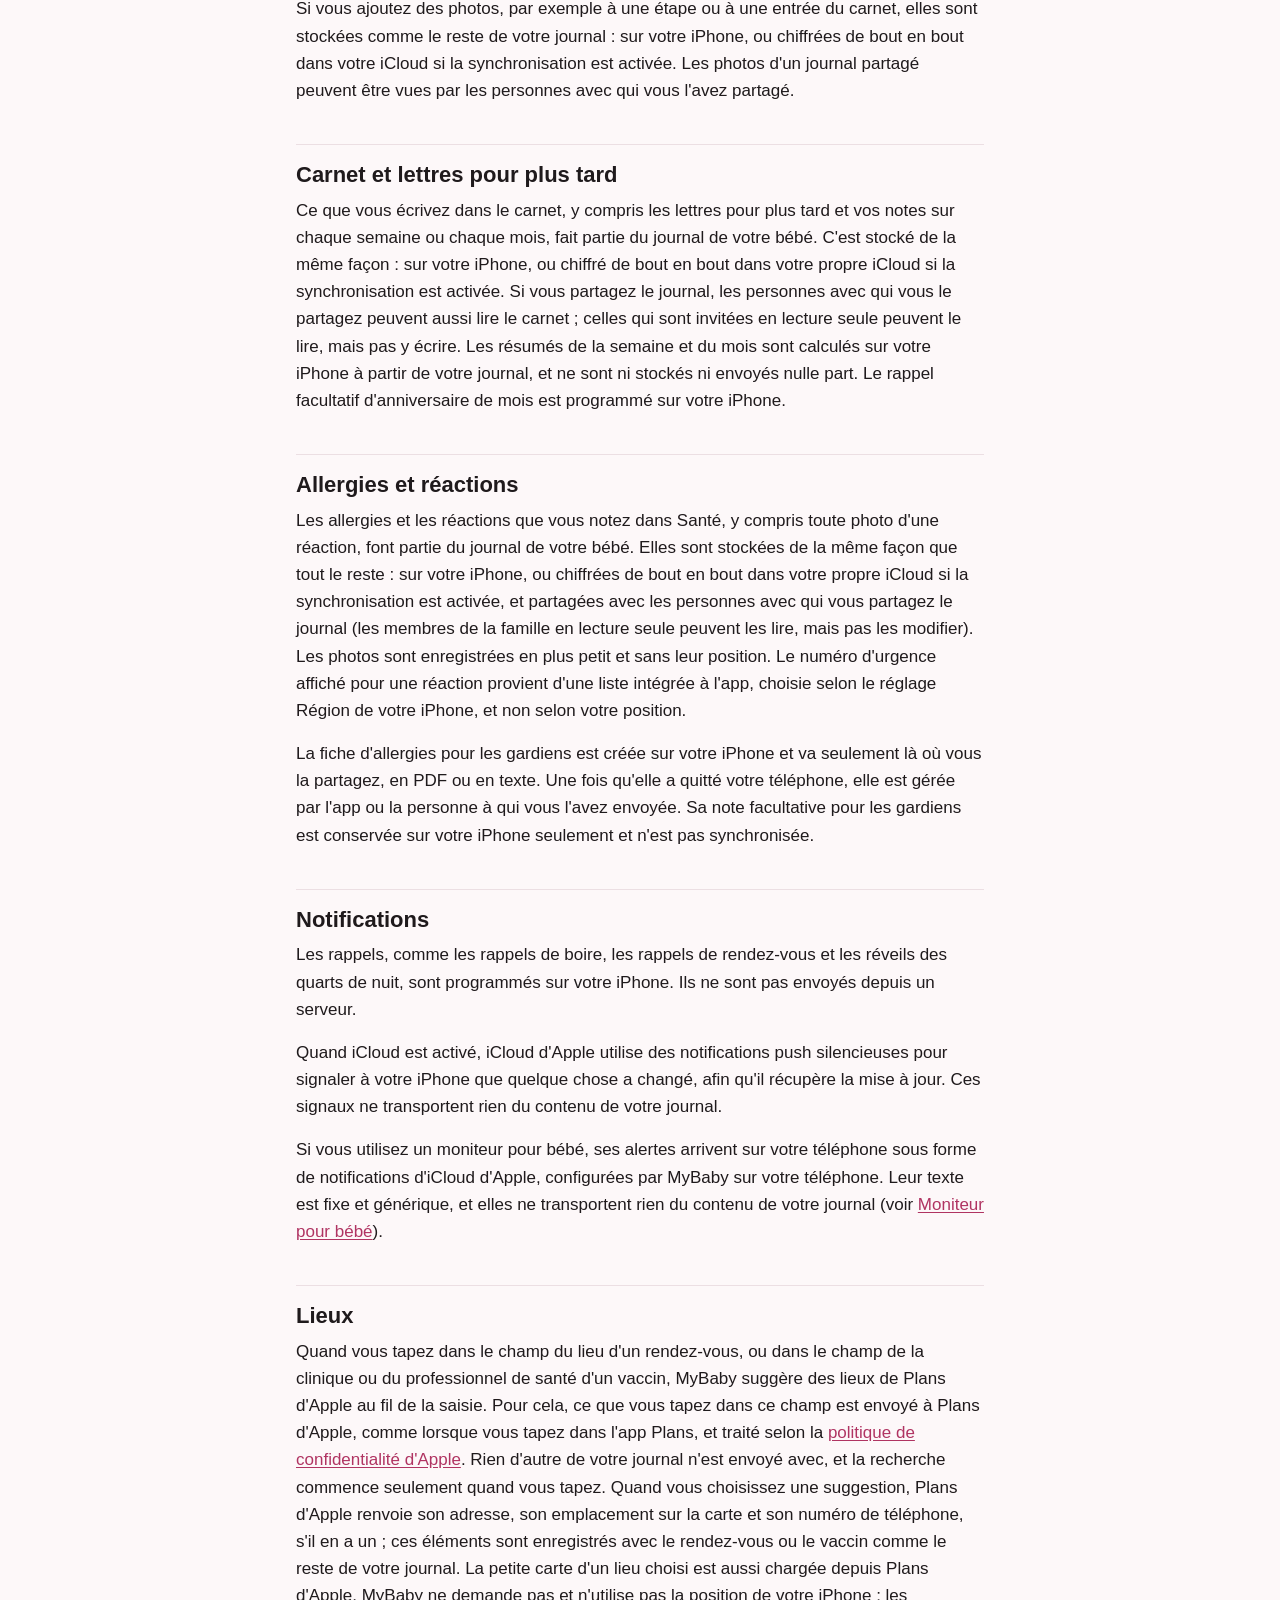
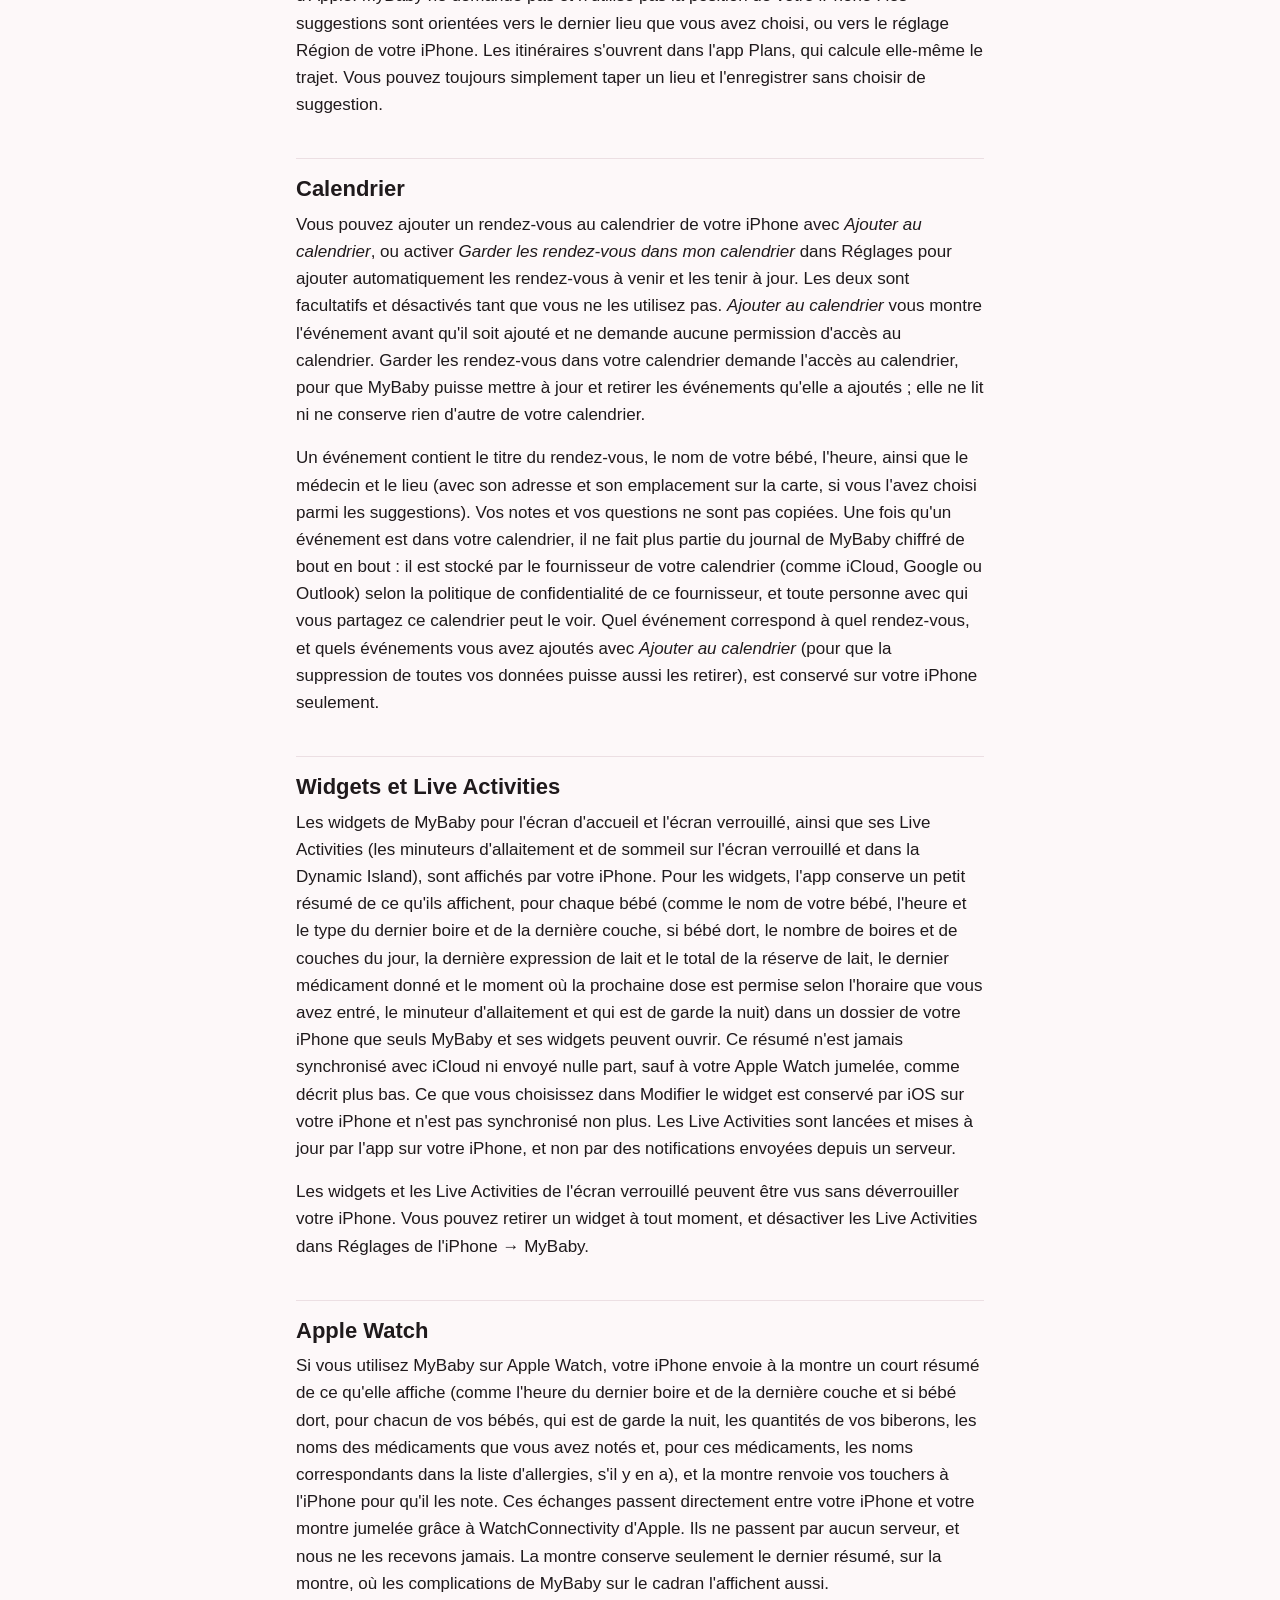
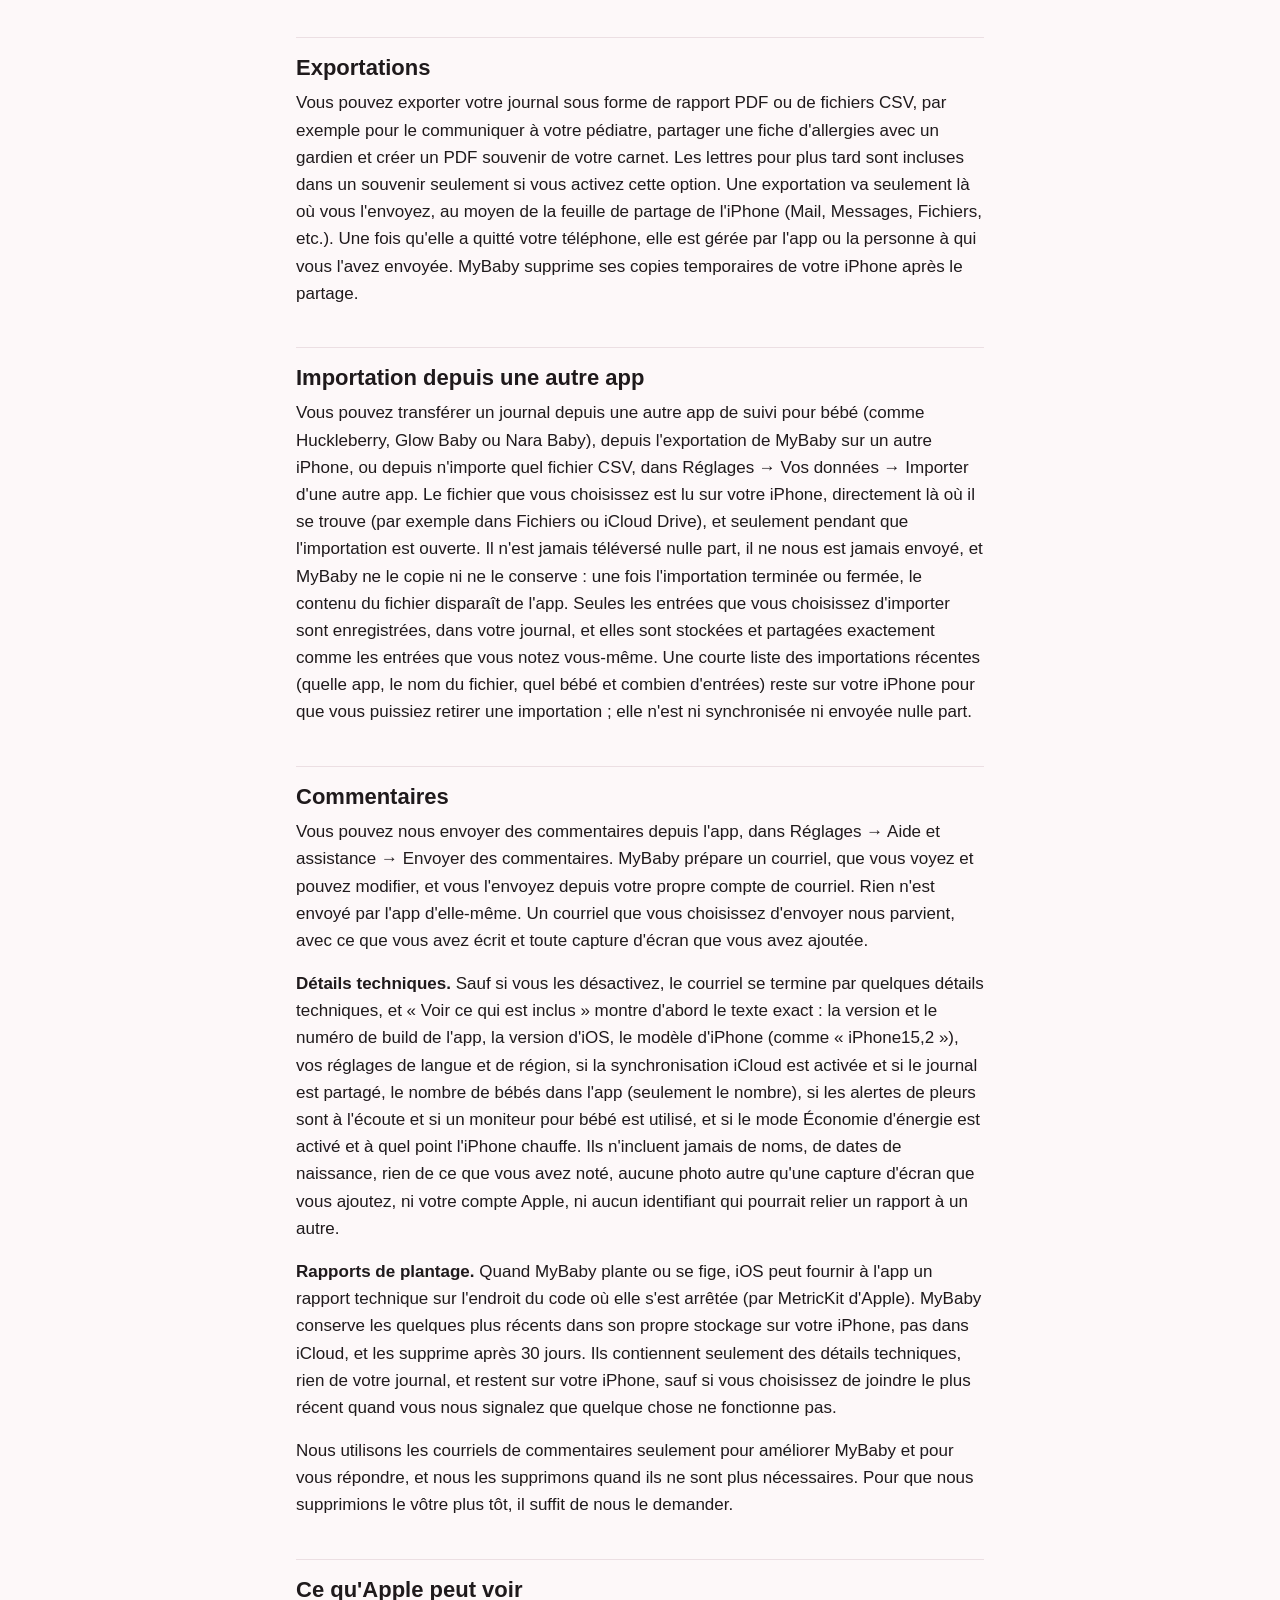
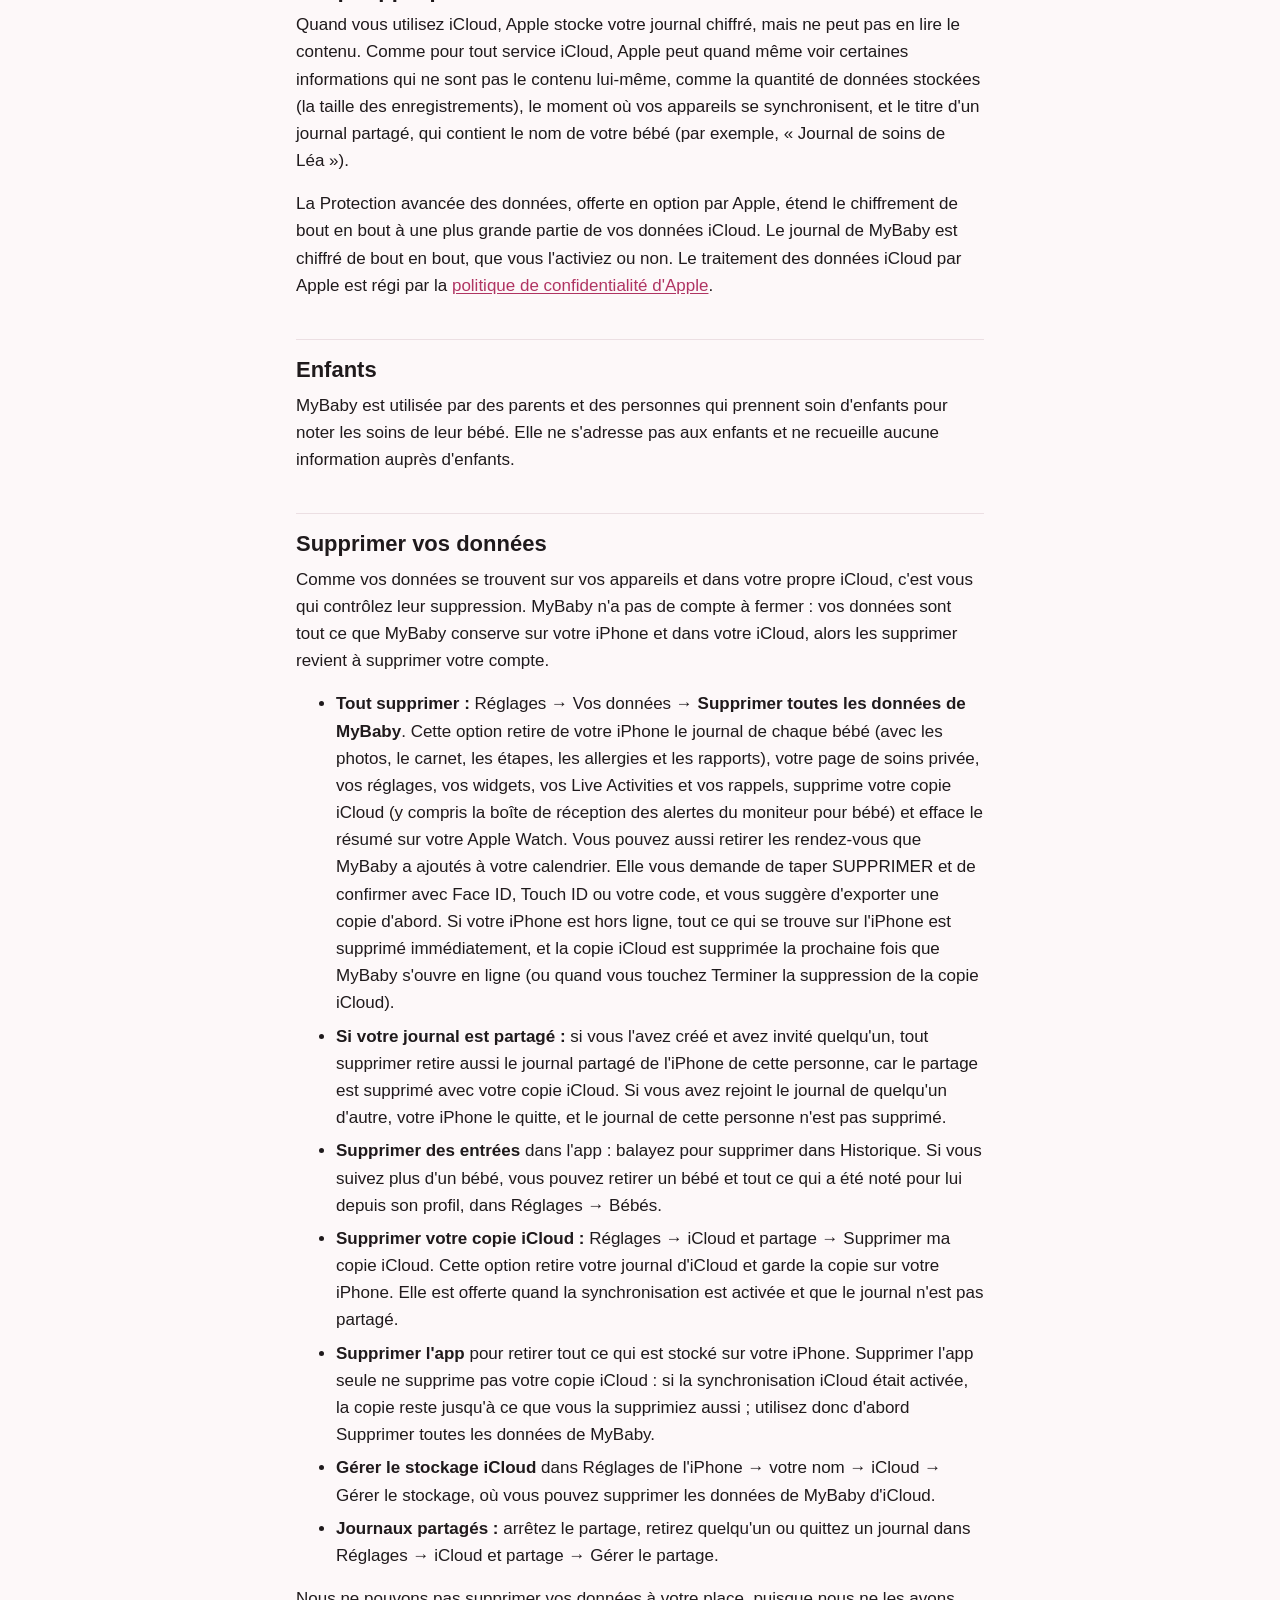
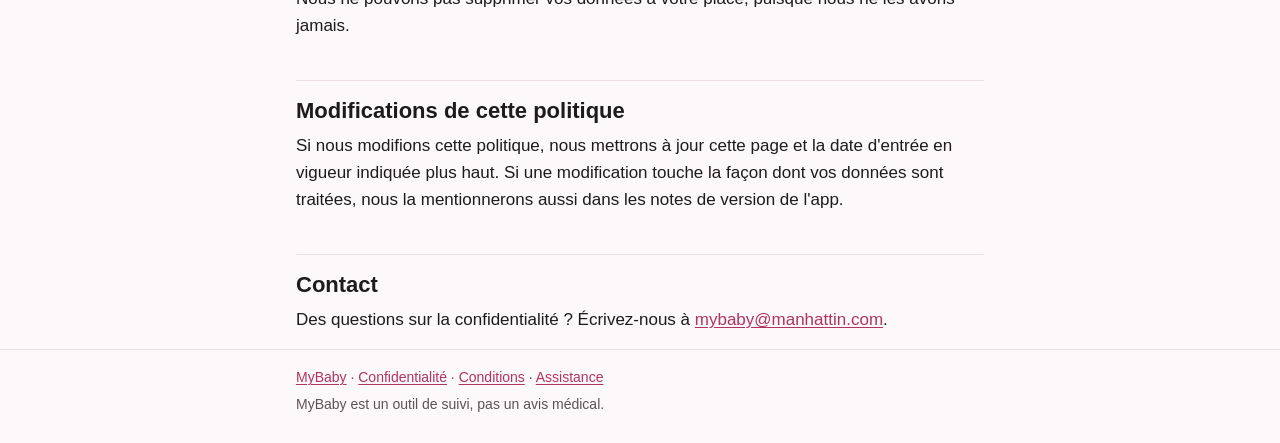
<file: docs/fr/privacy.html>
<!doctype html>
<html lang="fr">
<head>
  <meta charset="utf-8">
  <meta name="viewport" content="width=device-width, initial-scale=1">
  <title>Politique de confidentialité de MyBaby</title>
  <meta name="description" content="Comment MyBaby conserve le journal de votre bébé : sur votre iPhone, ou chiffré de bout en bout dans votre propre iCloud. Le développeur ne reçoit jamais vos données.">
  <link rel="icon" type="image/png" href="../icon.png">
  <link rel="apple-touch-icon" href="../icon.png">
  <link rel="alternate" hreflang="en" href="https://byitzy.github.io/mybaby-app/privacy.html">
  <link rel="alternate" hreflang="fr" href="https://byitzy.github.io/mybaby-app/fr/privacy.html">
  <link rel="alternate" hreflang="es" href="https://byitzy.github.io/mybaby-app/es/privacy.html">
  <link rel="alternate" hreflang="x-default" href="https://byitzy.github.io/mybaby-app/privacy.html">
  <link rel="stylesheet" href="../style.css">
  <script src="../lang.js" defer></script>
</head>
<body>
  <header class="site-header">
    <div class="wrap">
      <a class="brand" href="index.html"><img src="../icon.png" alt="" width="32" height="32">MyBaby</a>
      <nav class="site-nav" aria-label="Site">
        <ul>
          <li><a href="privacy.html" aria-current="page">Confidentialité</a></li>
          <li><a href="terms.html">Conditions</a></li>
          <li><a href="support.html">Assistance</a></li>
        </ul>
      </nav>
      <nav class="lang-switch" aria-label="Langue">
        <ul>
          <li><a href="../privacy.html" hreflang="en" lang="en">English</a></li>
          <li><span aria-current="true">Français</span></li>
          <li><a href="../es/privacy.html" hreflang="es" lang="es">Español</a></li>
        </ul>
      </nav>
    </div>
  </header>

  <main class="wrap">
    <h1>Politique de confidentialité</h1>
    <p class="meta">En vigueur depuis le 25 octobre 2026</p>

    <h2 id="summary">En résumé&nbsp;: nous ne recueillons pas vos données</h2>
    <p>MyBaby est une app iPhone pour faire le suivi des soins de votre nouveau-né. Nous l'avons conçue pour que les informations de votre famille restent les vôtres.</p>
    <ul>
      <li>MyBaby n'a pas de serveur ni de compte à créer. Elle n'a aucun outil d'analyse, aucune publicité, aucun pistage et aucun code tiers (SDK).</li>
      <li>Nous, le développeur, ne recevons jamais aucune donnée de votre bébé ou de votre famille. Nous ne pouvons pas les voir, même si vous activez iCloud.</li>
      <li>Par défaut, tout ce que vous notez reste sur votre iPhone (et sur votre propre Apple Watch jumelée, si vous y utilisez MyBaby). Si vous choisissez de synchroniser ou de partager, c'est stocké dans votre propre compte iCloud d'Apple, chiffré de bout en bout.</li>
      <li>Nous ne vendons pas vos données et ne les partageons pas avec des tiers, puisque nous ne les recevons jamais.</li>
      <li>Si vous nous envoyez des commentaires, ils partent par courriel depuis votre propre compte, et nous voyons seulement ce que contient ce courriel (voir <a href="#feedback">Commentaires</a>).</li>
    </ul>

    <h2 id="what-and-where">Ce que l'app stocke et où</h2>
    <p>MyBaby stocke ce que vous entrez&nbsp;: le nom et la date de naissance de votre bébé, et les soins que vous notez, comme les boires, les couches, le sommeil, les bains, les médicaments, les allergies et les réactions, les vaccins, les rendez-vous, les mesures de croissance et les notes. Elle conserve aussi vos réglages, comme les unités, les rappels et votre plan de quarts de nuit.</p>
    <p>C'est vous qui choisissez où tout cela se trouve&nbsp;:</p>
    <ul>
      <li><strong>Sur cet iPhone seulement.</strong> C'est le réglage par défaut. Rien ne quitte votre téléphone, sauf le court résumé qu'il envoie à votre propre Apple Watch jumelée si vous y utilisez MyBaby (voir <a href="#watch">Apple Watch</a>), et ce que vous tapez quand vous cherchez le lieu d'un rendez-vous ou la clinique d'un vaccin (voir <a href="#places">Lieux</a>).</li>
      <li><strong>Synchronisé avec votre iCloud.</strong> Si vous activez la synchronisation iCloud, votre journal est aussi stocké dans votre propre compte iCloud, pour qu'il soit sauvegardé et disponible sur vos autres appareils connectés au même compte Apple.</li>
      <li><strong>Partagé avec l'autre parent.</strong> Si vous invitez quelqu'un, le journal est partagé avec cette personne par iCloud. Voir plus bas.</li>
    </ul>
    <p>Les soins du parent (vos propres bilans, vos médicaments et vos notes de rétablissement après l'accouchement, s'il y a lieu, affichés dans l'app sous votre nom, comme «&nbsp;Soins de Sam&nbsp;») sont privés et propres au téléphone sur lequel ils sont entrés. Ils sont stockés de la même façon que le reste de vos données, sur votre iPhone ou chiffrés de bout en bout dans votre propre iCloud, mais ils ne font pas partie du journal du bébé&nbsp;: ils ne sont donc jamais partagés avec l'autre parent ni inclus dans les exportations et les rapports du bébé. Le fait d'avoir accouché ou non et la personne à qui appartient le téléphone sont des réglages conservés sur votre iPhone. Les noms des parents font partie du plan de quarts de nuit&nbsp;; ils sont donc partagés avec l'autre parent en même temps que le journal.</p>
    <p>Votre page de soins est toujours verrouillée avec Face ID, Touch ID ou le code de votre iPhone, et le redemande chaque fois que vous y revenez. MyBaby apprend seulement de votre iPhone si c'était bien vous, et ne voit jamais votre visage, votre empreinte digitale ni votre code. La page est exclue des captures d'écran et masquée pendant que votre écran est enregistré ou partagé.</p>

    <h2 id="icloud">Synchronisation et partage iCloud</h2>
    <p>Quand iCloud est activé, MyBaby utilise CloudKit d'Apple pour stocker votre journal dans votre compte iCloud (dans sa base de données privée, et dans sa base de données partagée si vous partagez). Chaque champ de votre journal est chiffré de bout en bout, et les clés sont conservées dans votre trousseau iCloud. Ainsi, ni nous ni Apple ne pouvons en lire le contenu.</p>
    <p><strong>Partage.</strong> Quand vous invitez l'autre parent (ou toute autre personne), le journal partagé se trouve dans le compte iCloud du parent qui l'a créé. Les personnes que vous invitez peuvent le voir avec l'accès que vous choisissez, et celles qui ont la permission de faire des modifications peuvent y ajouter des entrées et le modifier. Seules les personnes que vous invitez peuvent voir un journal partagé. Vous pouvez retirer quelqu'un, arrêter le partage ou quitter un journal que quelqu'un a partagé avec vous, dans l'app sous Réglages &rarr; iCloud et partage &rarr; Gérer le partage.</p>
    <p><strong>Si vous perdez l'accès au trousseau iCloud</strong> (par exemple, si vous le réinitialisez), les données chiffrées dans iCloud ne peuvent pas être récupérées. La copie sur votre iPhone est toujours là.</p>

    <h2 id="microphone">Micro et alertes de pleurs</h2>
    <p>Les alertes de pleurs sont facultatives. Si vous les activez, MyBaby demande la permission d'utiliser le micro. Elle détecte les pleurs à l'aide du classificateur de sons intégré d'Apple (SoundAnalysis), qui fonctionne sur votre iPhone.</p>
    <p>L'audio n'est jamais enregistré, conservé ni envoyé nulle part. Il est analysé au fur et à mesure, puis éliminé. Vous pouvez désactiver l'accès au micro à tout moment dans Réglages de l'iPhone &rarr; Confidentialité et sécurité &rarr; Micro.</p>

    <h2 id="nursery-monitor">Moniteur pour bébé</h2>
    <p>Vous pouvez laisser un iPhone ou un iPad de rechange près du lit de bébé comme moniteur pour bébé. Il détecte les pleurs de la même façon, sur l'appareil. L'audio ne le quitte jamais et n'est jamais enregistré ni stocké. Le bruit blanc qu'il peut faire jouer est généré sur l'appareil&nbsp;; rien n'est téléchargé ni diffusé en continu.</p>
    <p>Quand il entend des pleurs, il prévient les téléphones des parents sans passer par un serveur à nous. Le téléphone de chaque parent garde une petite «&nbsp;boîte de réception&nbsp;» privée dans le compte iCloud de ce parent, partagée seulement avec les membres de la famille avec qui le journal est partagé. Le moniteur dépose une toute petite fiche dans la boîte de réception du parent de garde, et iCloud affiche une notification sur ce téléphone. La fiche contient seulement le moment où elle a été créée, s'il s'agit de pleurs, de pleurs qui continuent ou d'un test, et depuis combien de temps les pleurs durent. Ces champs sont chiffrés de bout en bout, et la fiche ne contient jamais de nom. Les fiches sont supprimées après environ une heure.</p>
    <p>Pour acheminer les alertes, le téléphone de chaque parent ajoute une courte entrée à votre journal partagé (le parent à qui le téléphone est destiné, un nom comme «&nbsp;iPhone de Sam&nbsp;» et le lien privé vers sa boîte de réception), et le moniteur en ajoute une qui indique qu'il est à l'écoute et quand il a donné signe de vie pour la dernière fois. Ces entrées font partie de votre journal, chiffrées de bout en bout comme tout le reste. Apple gère les notifications elles-mêmes&nbsp;; leur texte est générique («&nbsp;Votre bébé pleure&nbsp;») et ne nomme personne.</p>

    <h2 id="photos">Photos</h2>
    <p>Si vous ajoutez des photos, par exemple à une étape ou à une entrée du carnet, elles sont stockées comme le reste de votre journal&nbsp;: sur votre iPhone, ou chiffrées de bout en bout dans votre iCloud si la synchronisation est activée. Les photos d'un journal partagé peuvent être vues par les personnes avec qui vous l'avez partagé.</p>

    <h2 id="diary">Carnet et lettres pour plus tard</h2>
    <p>Ce que vous écrivez dans le carnet, y compris les lettres pour plus tard et vos notes sur chaque semaine ou chaque mois, fait partie du journal de votre bébé. C'est stocké de la même façon&nbsp;: sur votre iPhone, ou chiffré de bout en bout dans votre propre iCloud si la synchronisation est activée. Si vous partagez le journal, les personnes avec qui vous le partagez peuvent aussi lire le carnet&nbsp;; celles qui sont invitées en lecture seule peuvent le lire, mais pas y écrire. Les résumés de la semaine et du mois sont calculés sur votre iPhone à partir de votre journal, et ne sont ni stockés ni envoyés nulle part. Le rappel facultatif d'anniversaire de mois est programmé sur votre iPhone.</p>

    <h2 id="allergies">Allergies et réactions</h2>
    <p>Les allergies et les réactions que vous notez dans Santé, y compris toute photo d'une réaction, font partie du journal de votre bébé. Elles sont stockées de la même façon que tout le reste&nbsp;: sur votre iPhone, ou chiffrées de bout en bout dans votre propre iCloud si la synchronisation est activée, et partagées avec les personnes avec qui vous partagez le journal (les membres de la famille en lecture seule peuvent les lire, mais pas les modifier). Les photos sont enregistrées en plus petit et sans leur position. Le numéro d'urgence affiché pour une réaction provient d'une liste intégrée à l'app, choisie selon le réglage Région de votre iPhone, et non selon votre position.</p>
    <p>La fiche d'allergies pour les gardiens est créée sur votre iPhone et va seulement là où vous la partagez, en PDF ou en texte. Une fois qu'elle a quitté votre téléphone, elle est gérée par l'app ou la personne à qui vous l'avez envoyée. Sa note facultative pour les gardiens est conservée sur votre iPhone seulement et n'est pas synchronisée.</p>

    <h2 id="notifications">Notifications</h2>
    <p>Les rappels, comme les rappels de boire, les rappels de rendez-vous et les réveils des quarts de nuit, sont programmés sur votre iPhone. Ils ne sont pas envoyés depuis un serveur.</p>
    <p>Quand iCloud est activé, iCloud d'Apple utilise des notifications push silencieuses pour signaler à votre iPhone que quelque chose a changé, afin qu'il récupère la mise à jour. Ces signaux ne transportent rien du contenu de votre journal.</p>
    <p>Si vous utilisez un moniteur pour bébé, ses alertes arrivent sur votre téléphone sous forme de notifications d'iCloud d'Apple, configurées par MyBaby sur votre téléphone. Leur texte est fixe et générique, et elles ne transportent rien du contenu de votre journal (voir <a href="#nursery-monitor">Moniteur pour bébé</a>).</p>

    <h2 id="places">Lieux</h2>
    <p>Quand vous tapez dans le champ du lieu d'un rendez-vous, ou dans le champ de la clinique ou du professionnel de santé d'un vaccin, MyBaby suggère des lieux de Plans d'Apple au fil de la saisie. Pour cela, ce que vous tapez dans ce champ est envoyé à Plans d'Apple, comme lorsque vous tapez dans l'app Plans, et traité selon la <a href="https://www.apple.com/legal/privacy/">politique de confidentialité d'Apple</a>. Rien d'autre de votre journal n'est envoyé avec, et la recherche commence seulement quand vous tapez. Quand vous choisissez une suggestion, Plans d'Apple renvoie son adresse, son emplacement sur la carte et son numéro de téléphone, s'il en a un&nbsp;; ces éléments sont enregistrés avec le rendez-vous ou le vaccin comme le reste de votre journal. La petite carte d'un lieu choisi est aussi chargée depuis Plans d'Apple. MyBaby ne demande pas et n'utilise pas la position de votre iPhone&nbsp;: les suggestions sont orientées vers le dernier lieu que vous avez choisi, ou vers le réglage Région de votre iPhone. Les itinéraires s'ouvrent dans l'app Plans, qui calcule elle-même le trajet. Vous pouvez toujours simplement taper un lieu et l'enregistrer sans choisir de suggestion.</p>

    <h2 id="calendar">Calendrier</h2>
    <p>Vous pouvez ajouter un rendez-vous au calendrier de votre iPhone avec <em>Ajouter au calendrier</em>, ou activer <em>Garder les rendez-vous dans mon calendrier</em> dans Réglages pour ajouter automatiquement les rendez-vous à venir et les tenir à jour. Les deux sont facultatifs et désactivés tant que vous ne les utilisez pas. <em>Ajouter au calendrier</em> vous montre l'événement avant qu'il soit ajouté et ne demande aucune permission d'accès au calendrier. Garder les rendez-vous dans votre calendrier demande l'accès au calendrier, pour que MyBaby puisse mettre à jour et retirer les événements qu'elle a ajoutés&nbsp;; elle ne lit ni ne conserve rien d'autre de votre calendrier.</p>
    <p>Un événement contient le titre du rendez-vous, le nom de votre bébé, l'heure, ainsi que le médecin et le lieu (avec son adresse et son emplacement sur la carte, si vous l'avez choisi parmi les suggestions). Vos notes et vos questions ne sont pas copiées. Une fois qu'un événement est dans votre calendrier, il ne fait plus partie du journal de MyBaby chiffré de bout en bout&nbsp;: il est stocké par le fournisseur de votre calendrier (comme iCloud, Google ou Outlook) selon la politique de confidentialité de ce fournisseur, et toute personne avec qui vous partagez ce calendrier peut le voir. Quel événement correspond à quel rendez-vous, et quels événements vous avez ajoutés avec <em>Ajouter au calendrier</em> (pour que la suppression de toutes vos données puisse aussi les retirer), est conservé sur votre iPhone seulement.</p>

    <h2 id="widgets">Widgets et Live Activities</h2>
    <p>Les widgets de MyBaby pour l'écran d'accueil et l'écran verrouillé, ainsi que ses Live Activities (les minuteurs d'allaitement et de sommeil sur l'écran verrouillé et dans la Dynamic Island), sont affichés par votre iPhone. Pour les widgets, l'app conserve un petit résumé de ce qu'ils affichent, pour chaque bébé (comme le nom de votre bébé, l'heure et le type du dernier boire et de la dernière couche, si bébé dort, le nombre de boires et de couches du jour, la dernière expression de lait et le total de la réserve de lait, le dernier médicament donné et le moment où la prochaine dose est permise selon l'horaire que vous avez entré, le minuteur d'allaitement et qui est de garde la nuit) dans un dossier de votre iPhone que seuls MyBaby et ses widgets peuvent ouvrir. Ce résumé n'est jamais synchronisé avec iCloud ni envoyé nulle part, sauf à votre Apple Watch jumelée, comme décrit plus bas. Ce que vous choisissez dans Modifier le widget est conservé par iOS sur votre iPhone et n'est pas synchronisé non plus. Les Live Activities sont lancées et mises à jour par l'app sur votre iPhone, et non par des notifications envoyées depuis un serveur.</p>
    <p>Les widgets et les Live Activities de l'écran verrouillé peuvent être vus sans déverrouiller votre iPhone. Vous pouvez retirer un widget à tout moment, et désactiver les Live Activities dans Réglages de l'iPhone &rarr; MyBaby.</p>

    <h2 id="watch">Apple Watch</h2>
    <p>Si vous utilisez MyBaby sur Apple Watch, votre iPhone envoie à la montre un court résumé de ce qu'elle affiche (comme l'heure du dernier boire et de la dernière couche et si bébé dort, pour chacun de vos bébés, qui est de garde la nuit, les quantités de vos biberons, les noms des médicaments que vous avez notés et, pour ces médicaments, les noms correspondants dans la liste d'allergies, s'il y en a), et la montre renvoie vos touchers à l'iPhone pour qu'il les note. Ces échanges passent directement entre votre iPhone et votre montre jumelée grâce à WatchConnectivity d'Apple. Ils ne passent par aucun serveur, et nous ne les recevons jamais. La montre conserve seulement le dernier résumé, sur la montre, où les complications de MyBaby sur le cadran l'affichent aussi.</p>

    <h2 id="exports">Exportations</h2>
    <p>Vous pouvez exporter votre journal sous forme de rapport PDF ou de fichiers CSV, par exemple pour le communiquer à votre pédiatre, partager une fiche d'allergies avec un gardien et créer un PDF souvenir de votre carnet. Les lettres pour plus tard sont incluses dans un souvenir seulement si vous activez cette option. Une exportation va seulement là où vous l'envoyez, au moyen de la feuille de partage de l'iPhone (Mail, Messages, Fichiers, etc.). Une fois qu'elle a quitté votre téléphone, elle est gérée par l'app ou la personne à qui vous l'avez envoyée. MyBaby supprime ses copies temporaires de votre iPhone après le partage.</p>

    <h2 id="imports">Importation depuis une autre app</h2>
    <p>Vous pouvez transférer un journal depuis une autre app de suivi pour bébé (comme Huckleberry, Glow Baby ou Nara Baby), depuis l'exportation de MyBaby sur un autre iPhone, ou depuis n'importe quel fichier CSV, dans Réglages &rarr; Vos données &rarr; Importer d'une autre app. Le fichier que vous choisissez est lu sur votre iPhone, directement là où il se trouve (par exemple dans Fichiers ou iCloud Drive), et seulement pendant que l'importation est ouverte. Il n'est jamais téléversé nulle part, il ne nous est jamais envoyé, et MyBaby ne le copie ni ne le conserve&nbsp;: une fois l'importation terminée ou fermée, le contenu du fichier disparaît de l'app. Seules les entrées que vous choisissez d'importer sont enregistrées, dans votre journal, et elles sont stockées et partagées exactement comme les entrées que vous notez vous-même. Une courte liste des importations récentes (quelle app, le nom du fichier, quel bébé et combien d'entrées) reste sur votre iPhone pour que vous puissiez retirer une importation&nbsp;; elle n'est ni synchronisée ni envoyée nulle part.</p>

    <h2 id="feedback">Commentaires</h2>
    <p>Vous pouvez nous envoyer des commentaires depuis l'app, dans Réglages &rarr; Aide et assistance &rarr; Envoyer des commentaires. MyBaby prépare un courriel, que vous voyez et pouvez modifier, et vous l'envoyez depuis votre propre compte de courriel. Rien n'est envoyé par l'app d'elle-même. Un courriel que vous choisissez d'envoyer nous parvient, avec ce que vous avez écrit et toute capture d'écran que vous avez ajoutée.</p>
    <p><strong>Détails techniques.</strong> Sauf si vous les désactivez, le courriel se termine par quelques détails techniques, et «&nbsp;Voir ce qui est inclus&nbsp;» montre d'abord le texte exact&nbsp;: la version et le numéro de build de l'app, la version d'iOS, le modèle d'iPhone (comme «&nbsp;iPhone15,2&nbsp;»), vos réglages de langue et de région, si la synchronisation iCloud est activée et si le journal est partagé, le nombre de bébés dans l'app (seulement le nombre), si les alertes de pleurs sont à l'écoute et si un moniteur pour bébé est utilisé, et si le mode Économie d'énergie est activé et à quel point l'iPhone chauffe. Ils n'incluent jamais de noms, de dates de naissance, rien de ce que vous avez noté, aucune photo autre qu'une capture d'écran que vous ajoutez, ni votre compte Apple, ni aucun identifiant qui pourrait relier un rapport à un autre.</p>
    <p><strong>Rapports de plantage.</strong> Quand MyBaby plante ou se fige, iOS peut fournir à l'app un rapport technique sur l'endroit du code où elle s'est arrêtée (par MetricKit d'Apple). MyBaby conserve les quelques plus récents dans son propre stockage sur votre iPhone, pas dans iCloud, et les supprime après 30&nbsp;jours. Ils contiennent seulement des détails techniques, rien de votre journal, et restent sur votre iPhone, sauf si vous choisissez de joindre le plus récent quand vous nous signalez que quelque chose ne fonctionne pas.</p>
    <p>Nous utilisons les courriels de commentaires seulement pour améliorer MyBaby et pour vous répondre, et nous les supprimons quand ils ne sont plus nécessaires. Pour que nous supprimions le vôtre plus tôt, il suffit de nous le demander.</p>

    <h2 id="apple">Ce qu'Apple peut voir</h2>
    <p>Quand vous utilisez iCloud, Apple stocke votre journal chiffré, mais ne peut pas en lire le contenu. Comme pour tout service iCloud, Apple peut quand même voir certaines informations qui ne sont pas le contenu lui-même, comme la quantité de données stockées (la taille des enregistrements), le moment où vos appareils se synchronisent, et le titre d'un journal partagé, qui contient le nom de votre bébé (par exemple, «&nbsp;Journal de soins de Léa&nbsp;»).</p>
    <p>La Protection avancée des données, offerte en option par Apple, étend le chiffrement de bout en bout à une plus grande partie de vos données iCloud. Le journal de MyBaby est chiffré de bout en bout, que vous l'activiez ou non. Le traitement des données iCloud par Apple est régi par la <a href="https://www.apple.com/legal/privacy/">politique de confidentialité d'Apple</a>.</p>

    <h2 id="children">Enfants</h2>
    <p>MyBaby est utilisée par des parents et des personnes qui prennent soin d'enfants pour noter les soins de leur bébé. Elle ne s'adresse pas aux enfants et ne recueille aucune information auprès d'enfants.</p>

    <h2 id="deleting">Supprimer vos données</h2>
    <p>Comme vos données se trouvent sur vos appareils et dans votre propre iCloud, c'est vous qui contrôlez leur suppression. MyBaby n'a pas de compte à fermer&nbsp;: vos données sont tout ce que MyBaby conserve sur votre iPhone et dans votre iCloud, alors les supprimer revient à supprimer votre compte.</p>
    <ul>
      <li><strong>Tout supprimer&nbsp;:</strong> Réglages &rarr; Vos données &rarr; <strong>Supprimer toutes les données de MyBaby</strong>. Cette option retire de votre iPhone le journal de chaque bébé (avec les photos, le carnet, les étapes, les allergies et les rapports), votre page de soins privée, vos réglages, vos widgets, vos Live Activities et vos rappels, supprime votre copie iCloud (y compris la boîte de réception des alertes du moniteur pour bébé) et efface le résumé sur votre Apple Watch. Vous pouvez aussi retirer les rendez-vous que MyBaby a ajoutés à votre calendrier. Elle vous demande de taper SUPPRIMER et de confirmer avec Face ID, Touch ID ou votre code, et vous suggère d'exporter une copie d'abord. Si votre iPhone est hors ligne, tout ce qui se trouve sur l'iPhone est supprimé immédiatement, et la copie iCloud est supprimée la prochaine fois que MyBaby s'ouvre en ligne (ou quand vous touchez Terminer la suppression de la copie iCloud).</li>
      <li><strong>Si votre journal est partagé&nbsp;:</strong> si vous l'avez créé et avez invité quelqu'un, tout supprimer retire aussi le journal partagé de l'iPhone de cette personne, car le partage est supprimé avec votre copie iCloud. Si vous avez rejoint le journal de quelqu'un d'autre, votre iPhone le quitte, et le journal de cette personne n'est pas supprimé.</li>
      <li><strong>Supprimer des entrées</strong> dans l'app&nbsp;: balayez pour supprimer dans Historique. Si vous suivez plus d'un bébé, vous pouvez retirer un bébé et tout ce qui a été noté pour lui depuis son profil, dans Réglages &rarr; Bébés.</li>
      <li><strong>Supprimer votre copie iCloud&nbsp;:</strong> Réglages &rarr; iCloud et partage &rarr; Supprimer ma copie iCloud. Cette option retire votre journal d'iCloud et garde la copie sur votre iPhone. Elle est offerte quand la synchronisation est activée et que le journal n'est pas partagé.</li>
      <li><strong>Supprimer l'app</strong> pour retirer tout ce qui est stocké sur votre iPhone. Supprimer l'app seule ne supprime pas votre copie iCloud&nbsp;: si la synchronisation iCloud était activée, la copie reste jusqu'à ce que vous la supprimiez aussi&nbsp;; utilisez donc d'abord Supprimer toutes les données de MyBaby.</li>
      <li><strong>Gérer le stockage iCloud</strong> dans Réglages de l'iPhone &rarr; votre nom &rarr; iCloud &rarr; Gérer le stockage, où vous pouvez supprimer les données de MyBaby d'iCloud.</li>
      <li><strong>Journaux partagés&nbsp;:</strong> arrêtez le partage, retirez quelqu'un ou quittez un journal dans Réglages &rarr; iCloud et partage &rarr; Gérer le partage.</li>
    </ul>
    <p>Nous ne pouvons pas supprimer vos données à votre place, puisque nous ne les avons jamais.</p>

    <h2 id="changes">Modifications de cette politique</h2>
    <p>Si nous modifions cette politique, nous mettrons à jour cette page et la date d'entrée en vigueur indiquée plus haut. Si une modification touche la façon dont vos données sont traitées, nous la mentionnerons aussi dans les notes de version de l'app.</p>

    <h2 id="contact">Contact</h2>
    <p>Des questions sur la confidentialité&nbsp;? Écrivez-nous à <a href="mailto:mybaby@manhattin.com">mybaby@manhattin.com</a>.</p>
  </main>

  <footer class="site-footer">
    <div class="wrap">
      <p><a href="index.html">MyBaby</a> &middot; <a href="privacy.html">Confidentialité</a> &middot; <a href="terms.html">Conditions</a> &middot; <a href="support.html">Assistance</a></p>
      <p>MyBaby est un outil de suivi, pas un avis médical.</p>
    </div>
  </footer>
</body>
</html>
</file>
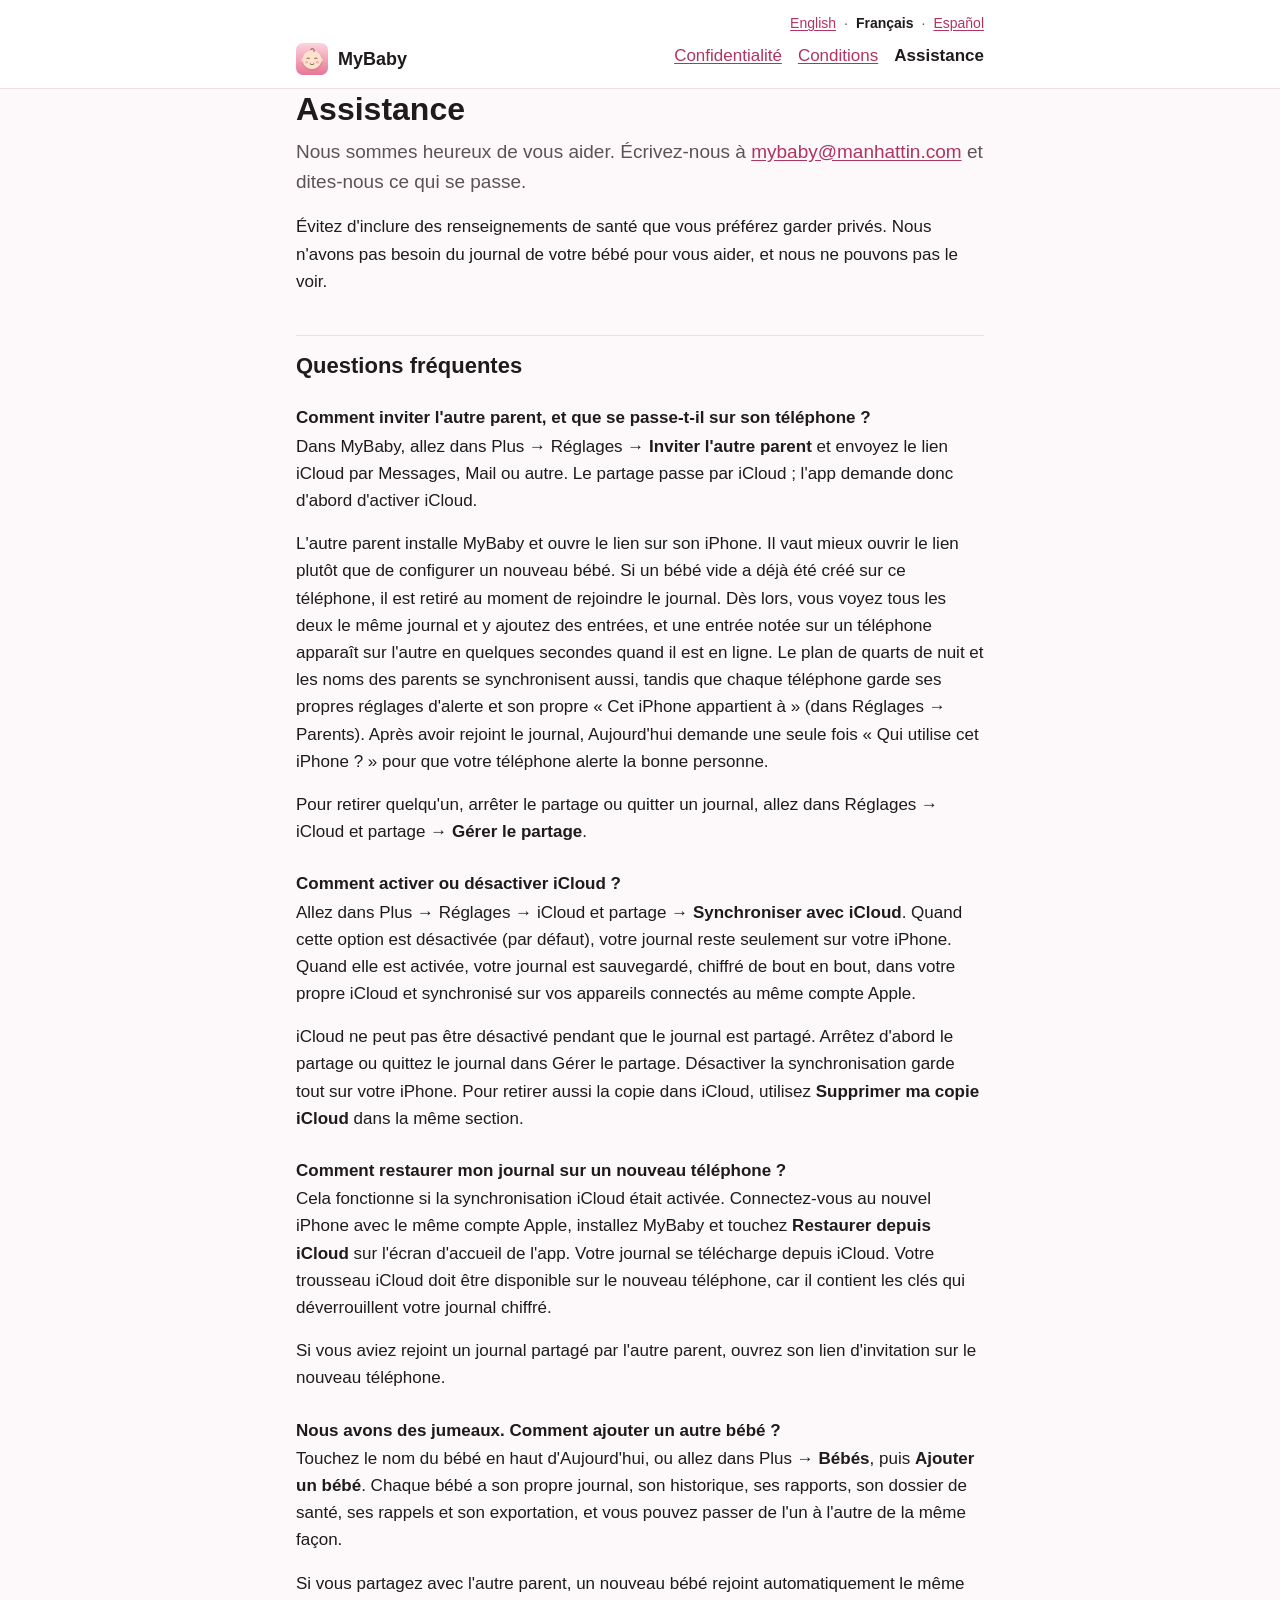
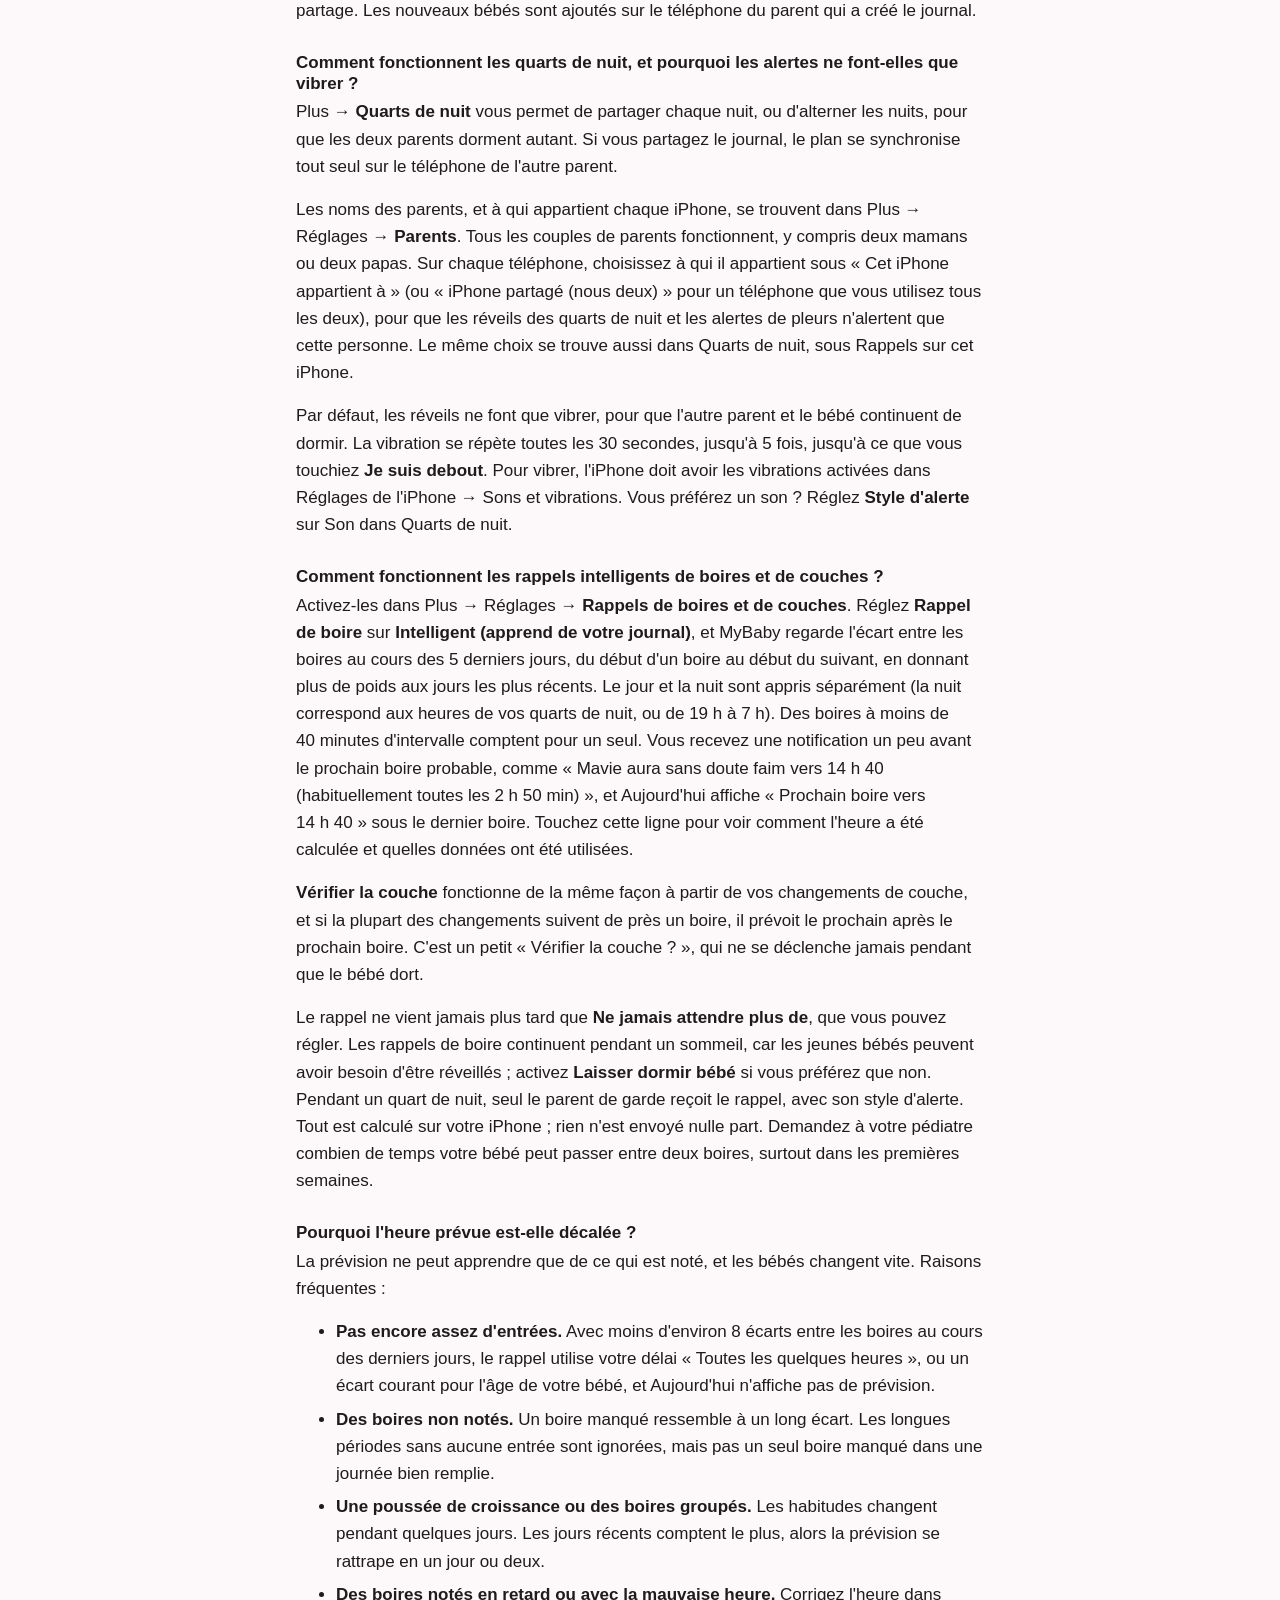
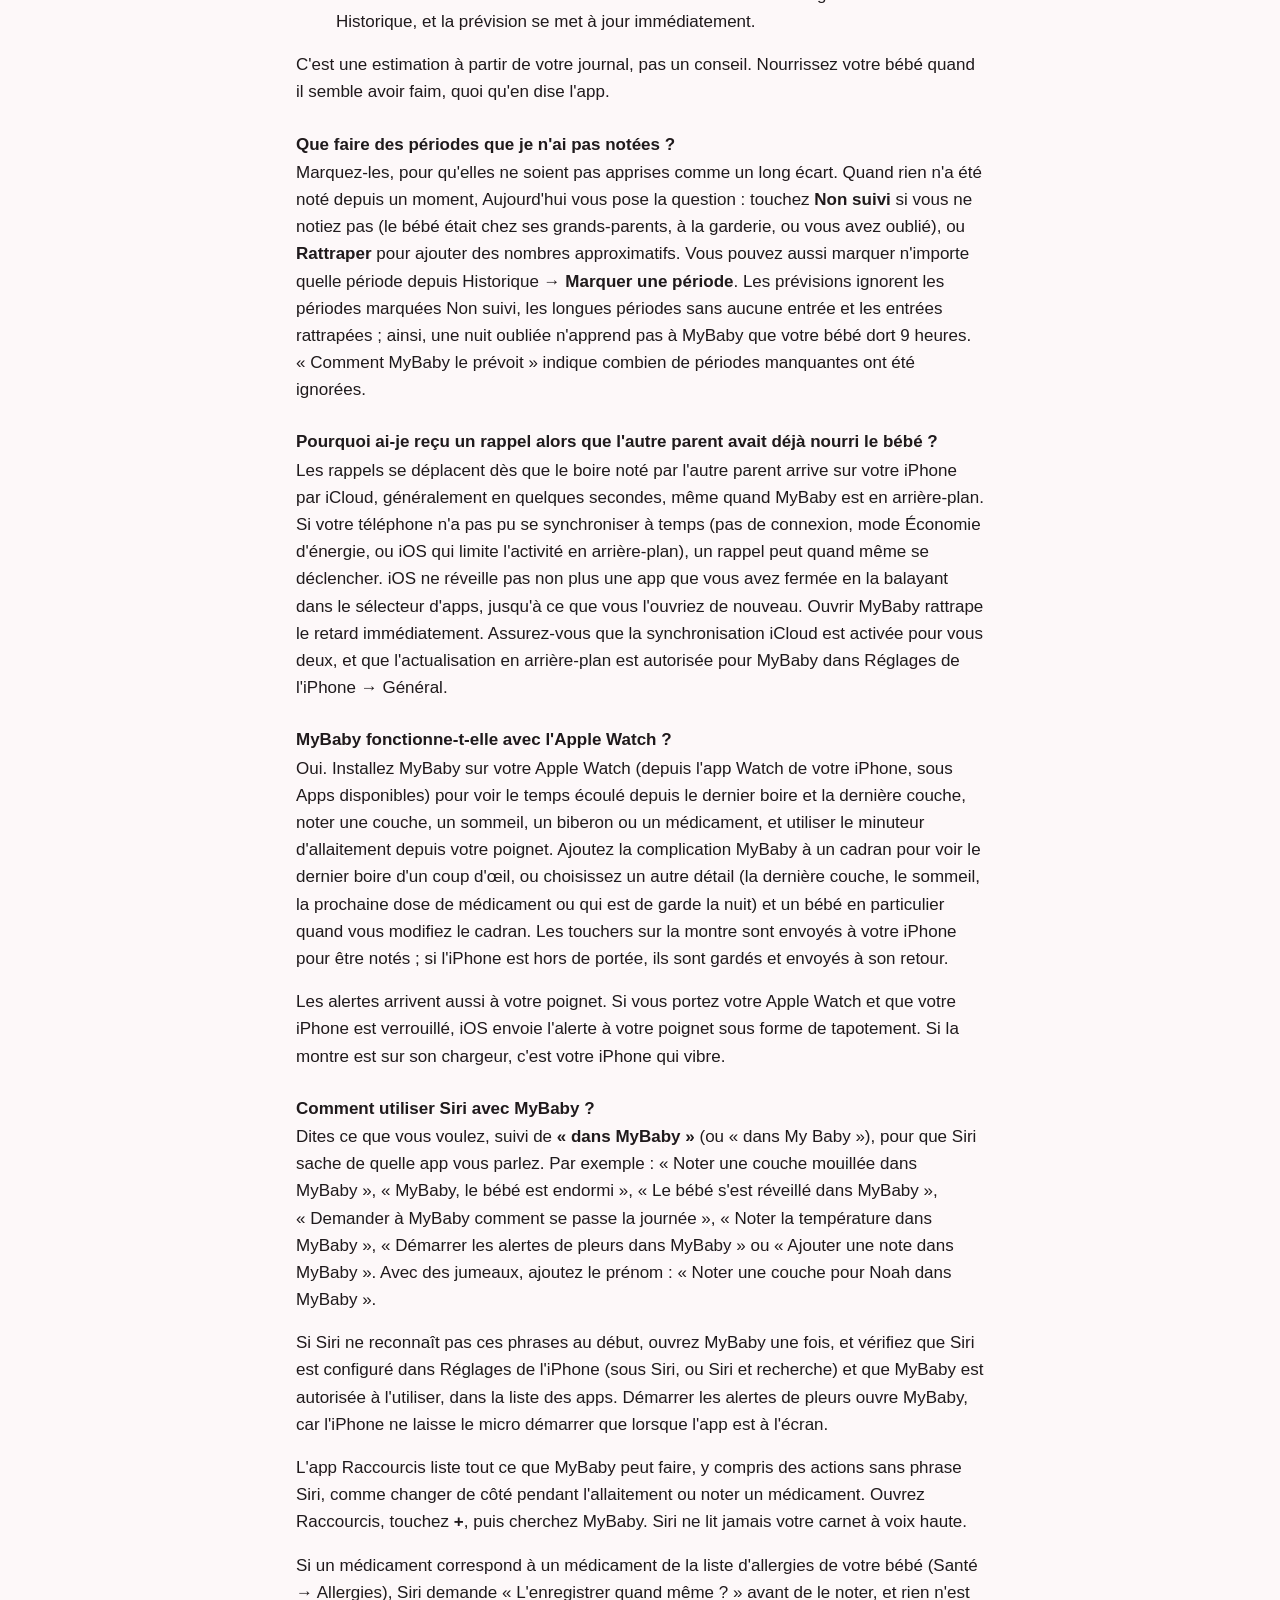
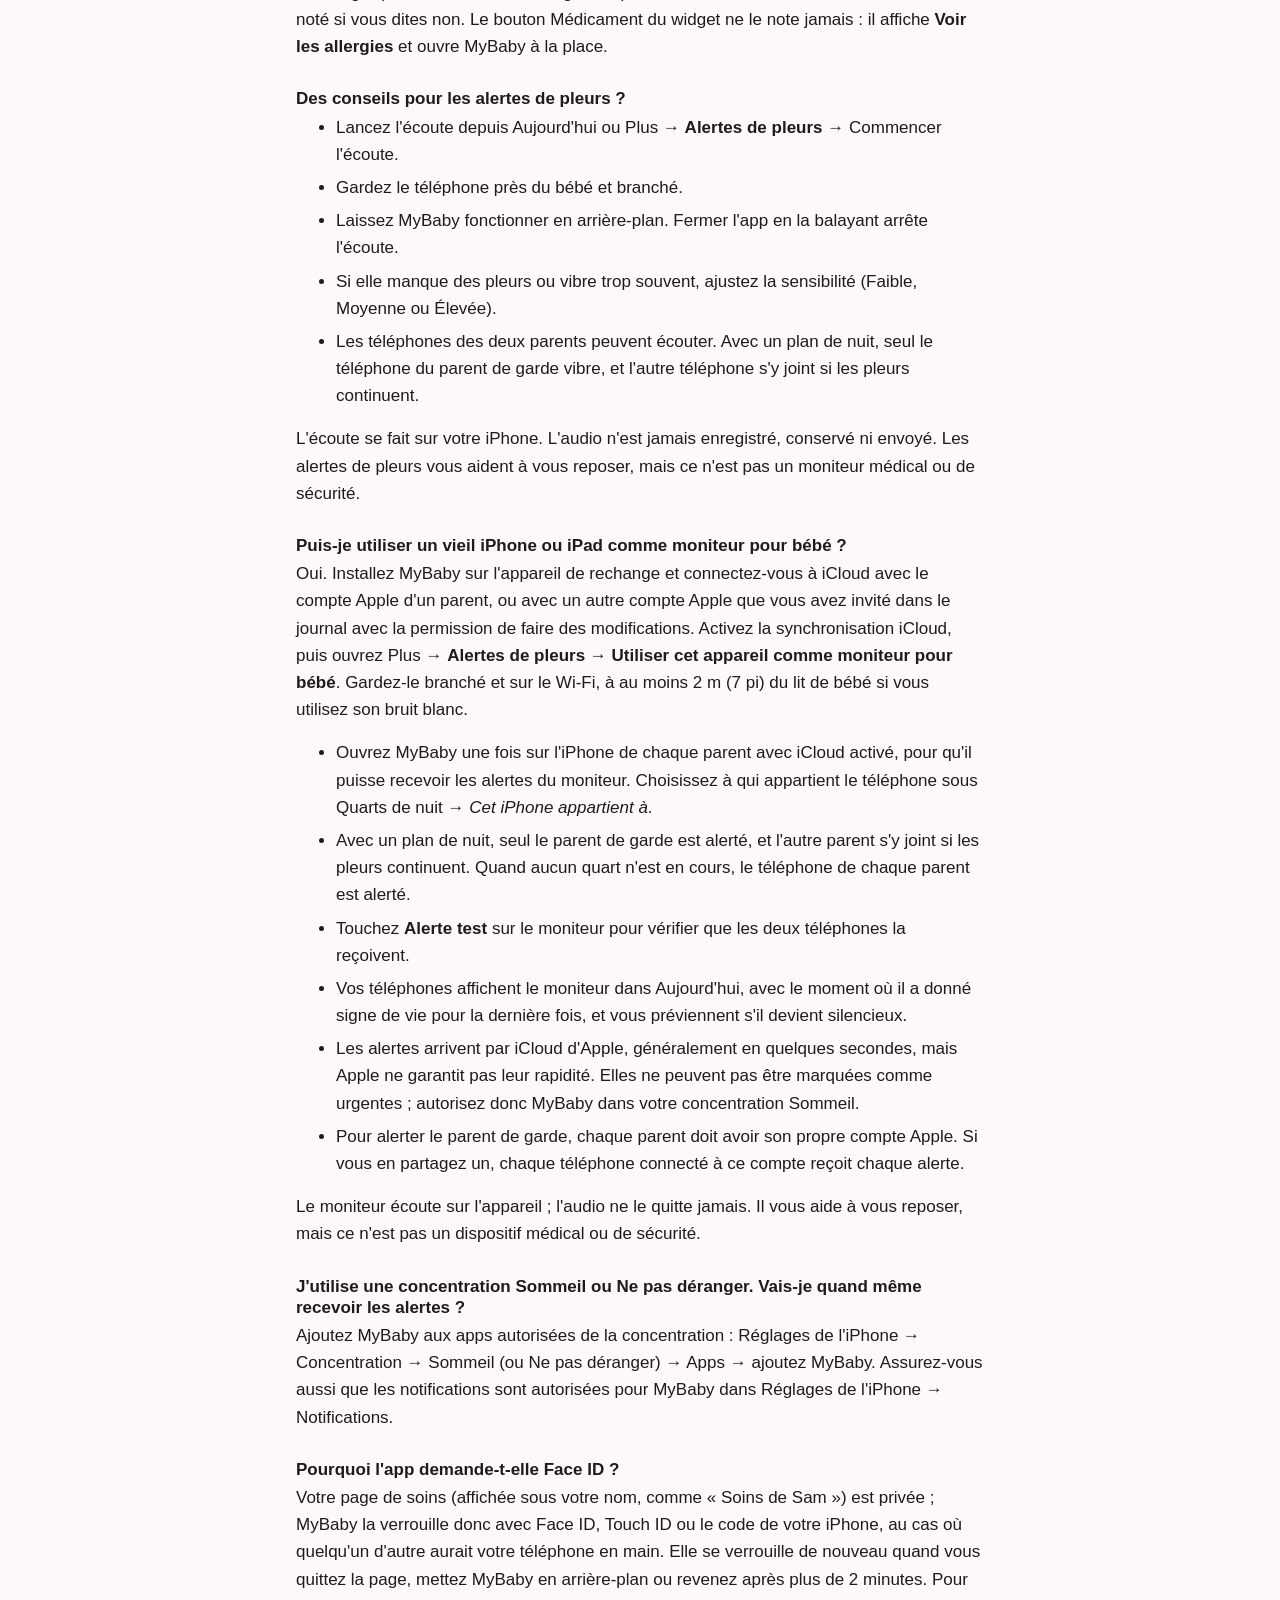
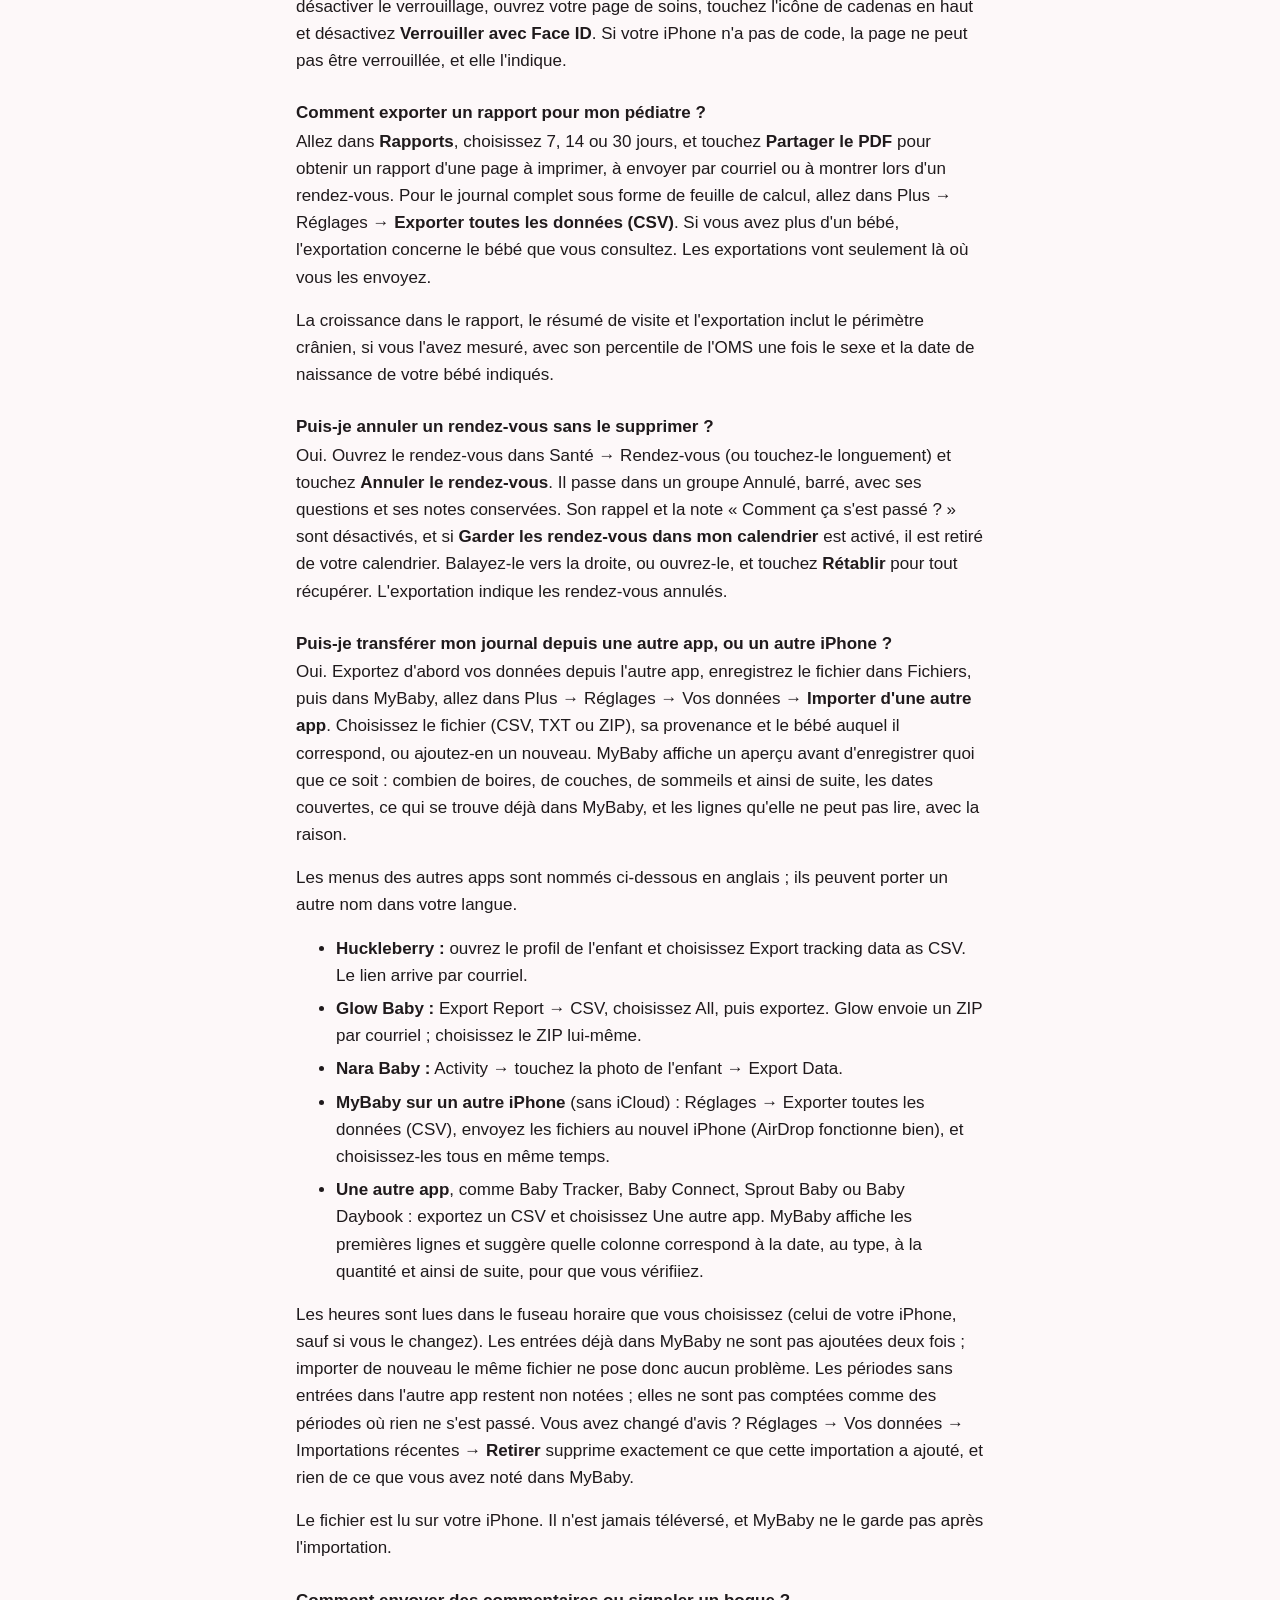
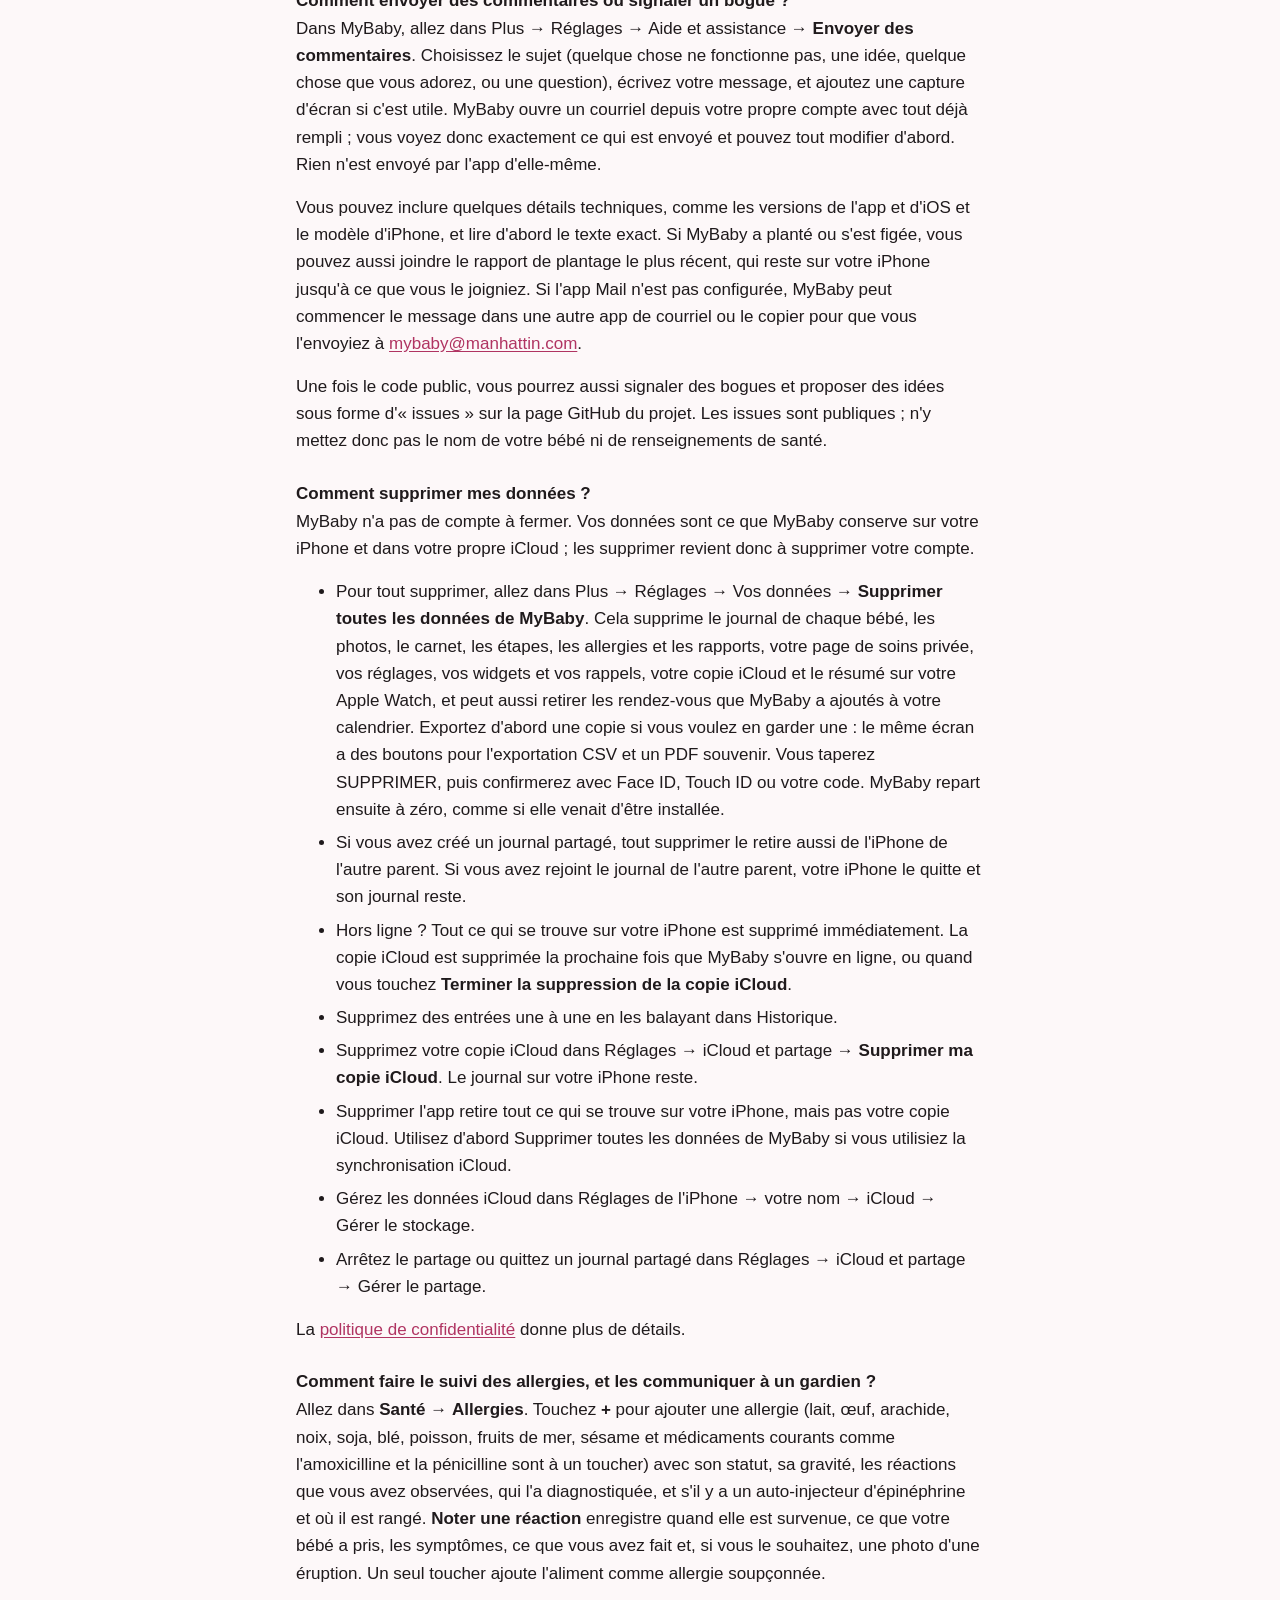
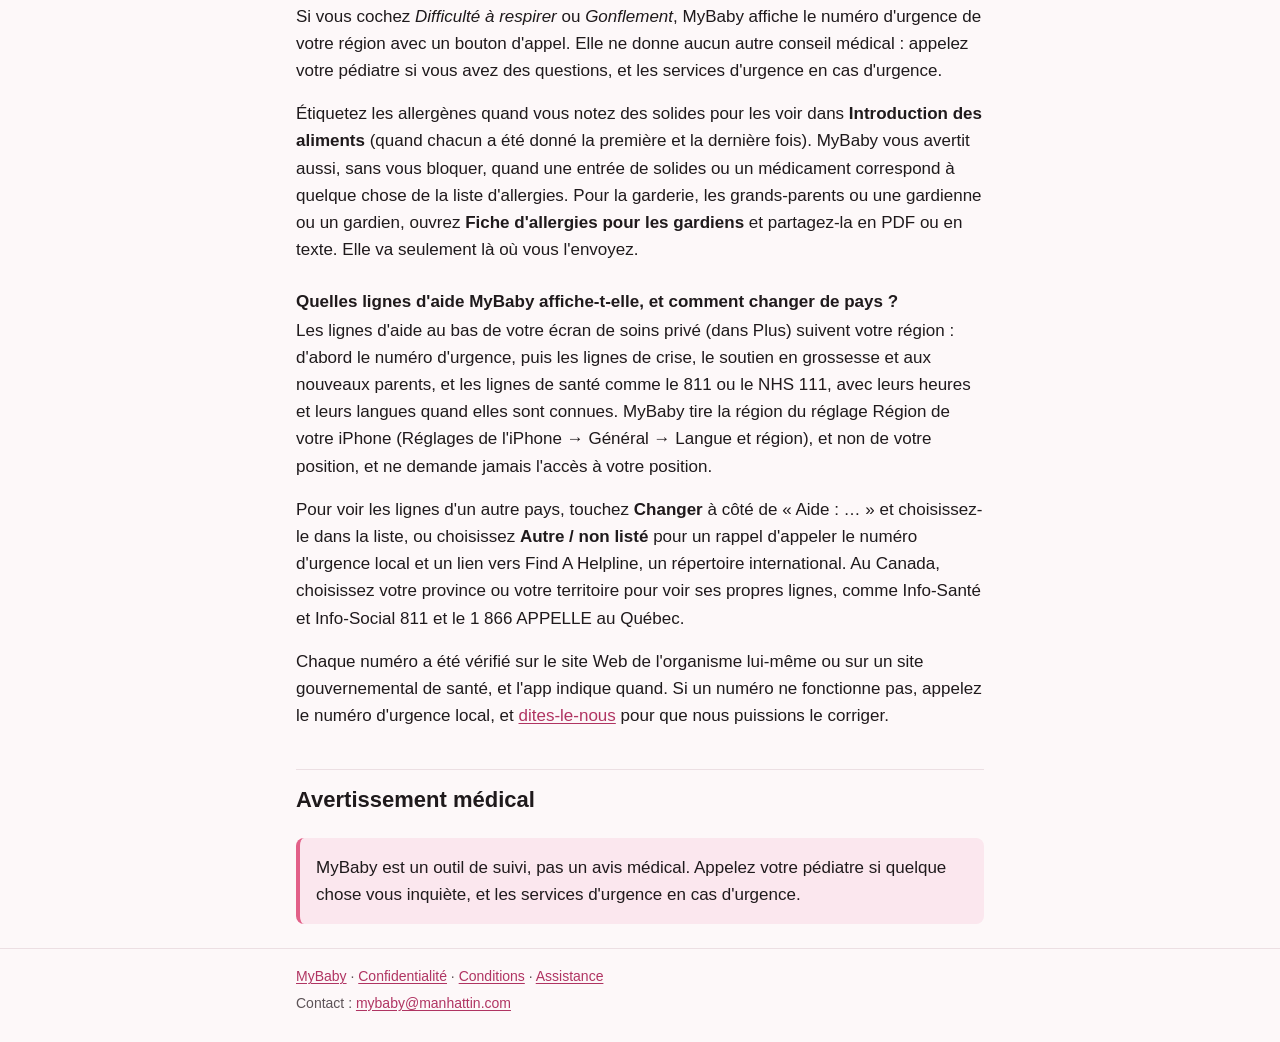
<file: docs/fr/support.html>
<!doctype html>
<html lang="fr">
<head>
  <meta charset="utf-8">
  <meta name="viewport" content="width=device-width, initial-scale=1">
  <title>Assistance MyBaby</title>
  <meta name="description" content="De l'aide pour MyBaby :partager avec l'autre parent, iCloud, jumeaux, quarts de nuit, alertes de pleurs, exportations et plus encore.">
  <link rel="icon" type="image/png" href="../icon.png">
  <link rel="apple-touch-icon" href="../icon.png">
  <link rel="alternate" hreflang="en" href="https://byitzy.github.io/mybaby-app/support.html">
  <link rel="alternate" hreflang="fr" href="https://byitzy.github.io/mybaby-app/fr/support.html">
  <link rel="alternate" hreflang="es" href="https://byitzy.github.io/mybaby-app/es/support.html">
  <link rel="alternate" hreflang="x-default" href="https://byitzy.github.io/mybaby-app/support.html">
  <link rel="stylesheet" href="../style.css">
  <script src="../lang.js" defer></script>
</head>
<body>
  <header class="site-header">
    <div class="wrap">
      <a class="brand" href="index.html"><img src="../icon.png" alt="" width="32" height="32">MyBaby</a>
      <nav class="site-nav" aria-label="Site">
        <ul>
          <li><a href="privacy.html">Confidentialité</a></li>
          <li><a href="terms.html">Conditions</a></li>
          <li><a href="support.html" aria-current="page">Assistance</a></li>
        </ul>
      </nav>
      <nav class="lang-switch" aria-label="Langue">
        <ul>
          <li><a href="../support.html" hreflang="en" lang="en">English</a></li>
          <li><span aria-current="true">Français</span></li>
          <li><a href="../es/support.html" hreflang="es" lang="es">Español</a></li>
        </ul>
      </nav>
    </div>
  </header>

  <main class="wrap">
    <h1>Assistance</h1>
    <p class="lead">Nous sommes heureux de vous aider. Écrivez-nous à <a href="mailto:mybaby@manhattin.com">mybaby@manhattin.com</a> et dites-nous ce qui se passe.</p>
    <p>Évitez d'inclure des renseignements de santé que vous préférez garder privés. Nous n'avons pas besoin du journal de votre bébé pour vous aider, et nous ne pouvons pas le voir.</p>

    <h2 id="faq">Questions fréquentes</h2>

    <h3 id="partner">Comment inviter l'autre parent, et que se passe-t-il sur son téléphone&nbsp;?</h3>
    <p>Dans MyBaby, allez dans Plus &rarr; Réglages &rarr; <strong>Inviter l'autre parent</strong> et envoyez le lien iCloud par Messages, Mail ou autre. Le partage passe par iCloud&nbsp;; l'app demande donc d'abord d'activer iCloud.</p>
    <p>L'autre parent installe MyBaby et ouvre le lien sur son iPhone. Il vaut mieux ouvrir le lien plutôt que de configurer un nouveau bébé. Si un bébé vide a déjà été créé sur ce téléphone, il est retiré au moment de rejoindre le journal. Dès lors, vous voyez tous les deux le même journal et y ajoutez des entrées, et une entrée notée sur un téléphone apparaît sur l'autre en quelques secondes quand il est en ligne. Le plan de quarts de nuit et les noms des parents se synchronisent aussi, tandis que chaque téléphone garde ses propres réglages d'alerte et son propre «&nbsp;Cet iPhone appartient à&nbsp;» (dans Réglages &rarr; Parents). Après avoir rejoint le journal, Aujourd'hui demande une seule fois «&nbsp;Qui utilise cet iPhone&nbsp;?&nbsp;» pour que votre téléphone alerte la bonne personne.</p>
    <p>Pour retirer quelqu'un, arrêter le partage ou quitter un journal, allez dans Réglages &rarr; iCloud et partage &rarr; <strong>Gérer le partage</strong>.</p>

    <h3 id="icloud">Comment activer ou désactiver iCloud&nbsp;?</h3>
    <p>Allez dans Plus &rarr; Réglages &rarr; iCloud et partage &rarr; <strong>Synchroniser avec iCloud</strong>. Quand cette option est désactivée (par défaut), votre journal reste seulement sur votre iPhone. Quand elle est activée, votre journal est sauvegardé, chiffré de bout en bout, dans votre propre iCloud et synchronisé sur vos appareils connectés au même compte Apple.</p>
    <p>iCloud ne peut pas être désactivé pendant que le journal est partagé. Arrêtez d'abord le partage ou quittez le journal dans Gérer le partage. Désactiver la synchronisation garde tout sur votre iPhone. Pour retirer aussi la copie dans iCloud, utilisez <strong>Supprimer ma copie iCloud</strong> dans la même section.</p>

    <h3 id="new-phone">Comment restaurer mon journal sur un nouveau téléphone&nbsp;?</h3>
    <p>Cela fonctionne si la synchronisation iCloud était activée. Connectez-vous au nouvel iPhone avec le même compte Apple, installez MyBaby et touchez <strong>Restaurer depuis iCloud</strong> sur l'écran d'accueil de l'app. Votre journal se télécharge depuis iCloud. Votre trousseau iCloud doit être disponible sur le nouveau téléphone, car il contient les clés qui déverrouillent votre journal chiffré.</p>
    <p>Si vous aviez rejoint un journal partagé par l'autre parent, ouvrez son lien d'invitation sur le nouveau téléphone.</p>

    <h3 id="twins">Nous avons des jumeaux. Comment ajouter un autre bébé&nbsp;?</h3>
    <p>Touchez le nom du bébé en haut d'Aujourd'hui, ou allez dans Plus &rarr; <strong>Bébés</strong>, puis <strong>Ajouter un bébé</strong>. Chaque bébé a son propre journal, son historique, ses rapports, son dossier de santé, ses rappels et son exportation, et vous pouvez passer de l'un à l'autre de la même façon.</p>
    <p>Si vous partagez avec l'autre parent, un nouveau bébé rejoint automatiquement le même partage. Les nouveaux bébés sont ajoutés sur le téléphone du parent qui a créé le journal.</p>

    <h3 id="night-shifts">Comment fonctionnent les quarts de nuit, et pourquoi les alertes ne font-elles que vibrer&nbsp;?</h3>
    <p>Plus &rarr; <strong>Quarts de nuit</strong> vous permet de partager chaque nuit, ou d'alterner les nuits, pour que les deux parents dorment autant. Si vous partagez le journal, le plan se synchronise tout seul sur le téléphone de l'autre parent.</p>
    <p>Les noms des parents, et à qui appartient chaque iPhone, se trouvent dans Plus &rarr; Réglages &rarr; <strong>Parents</strong>. Tous les couples de parents fonctionnent, y compris deux mamans ou deux papas. Sur chaque téléphone, choisissez à qui il appartient sous «&nbsp;Cet iPhone appartient à&nbsp;» (ou «&nbsp;iPhone partagé (nous deux)&nbsp;» pour un téléphone que vous utilisez tous les deux), pour que les réveils des quarts de nuit et les alertes de pleurs n'alertent que cette personne. Le même choix se trouve aussi dans Quarts de nuit, sous Rappels sur cet iPhone.</p>
    <p>Par défaut, les réveils ne font que vibrer, pour que l'autre parent et le bébé continuent de dormir. La vibration se répète toutes les 30&nbsp;secondes, jusqu'à 5&nbsp;fois, jusqu'à ce que vous touchiez <strong>Je suis debout</strong>. Pour vibrer, l'iPhone doit avoir les vibrations activées dans Réglages de l'iPhone &rarr; Sons et vibrations. Vous préférez un son&nbsp;? Réglez <strong>Style d'alerte</strong> sur Son dans Quarts de nuit.</p>

    <h3 id="smart-reminders">Comment fonctionnent les rappels intelligents de boires et de couches&nbsp;?</h3>
    <p>Activez-les dans Plus &rarr; Réglages &rarr; <strong>Rappels de boires et de couches</strong>. Réglez <strong>Rappel de boire</strong> sur <strong>Intelligent (apprend de votre journal)</strong>, et MyBaby regarde l'écart entre les boires au cours des 5&nbsp;derniers jours, du début d'un boire au début du suivant, en donnant plus de poids aux jours les plus récents. Le jour et la nuit sont appris séparément (la nuit correspond aux heures de vos quarts de nuit, ou de 19&nbsp;h à 7&nbsp;h). Des boires à moins de 40&nbsp;minutes d'intervalle comptent pour un seul. Vous recevez une notification un peu avant le prochain boire probable, comme «&nbsp;Mavie aura sans doute faim vers 14&nbsp;h&nbsp;40 (habituellement toutes les 2&nbsp;h&nbsp;50&nbsp;min)&nbsp;», et Aujourd'hui affiche «&nbsp;Prochain boire vers 14&nbsp;h&nbsp;40&nbsp;» sous le dernier boire. Touchez cette ligne pour voir comment l'heure a été calculée et quelles données ont été utilisées.</p>
    <p><strong>Vérifier la couche</strong> fonctionne de la même façon à partir de vos changements de couche, et si la plupart des changements suivent de près un boire, il prévoit le prochain après le prochain boire. C'est un petit «&nbsp;Vérifier la couche&nbsp;?&nbsp;», qui ne se déclenche jamais pendant que le bébé dort.</p>
    <p>Le rappel ne vient jamais plus tard que <strong>Ne jamais attendre plus de</strong>, que vous pouvez régler. Les rappels de boire continuent pendant un sommeil, car les jeunes bébés peuvent avoir besoin d'être réveillés&nbsp;; activez <strong>Laisser dormir bébé</strong> si vous préférez que non. Pendant un quart de nuit, seul le parent de garde reçoit le rappel, avec son style d'alerte. Tout est calculé sur votre iPhone&nbsp;; rien n'est envoyé nulle part. Demandez à votre pédiatre combien de temps votre bébé peut passer entre deux boires, surtout dans les premières semaines.</p>

    <h3 id="prediction-off">Pourquoi l'heure prévue est-elle décalée&nbsp;?</h3>
    <p>La prévision ne peut apprendre que de ce qui est noté, et les bébés changent vite. Raisons fréquentes&nbsp;:</p>
    <ul>
      <li><strong>Pas encore assez d'entrées.</strong> Avec moins d'environ 8&nbsp;écarts entre les boires au cours des derniers jours, le rappel utilise votre délai «&nbsp;Toutes les quelques heures&nbsp;», ou un écart courant pour l'âge de votre bébé, et Aujourd'hui n'affiche pas de prévision.</li>
      <li><strong>Des boires non notés.</strong> Un boire manqué ressemble à un long écart. Les longues périodes sans aucune entrée sont ignorées, mais pas un seul boire manqué dans une journée bien remplie.</li>
      <li><strong>Une poussée de croissance ou des boires groupés.</strong> Les habitudes changent pendant quelques jours. Les jours récents comptent le plus, alors la prévision se rattrape en un jour ou deux.</li>
      <li><strong>Des boires notés en retard ou avec la mauvaise heure.</strong> Corrigez l'heure dans Historique, et la prévision se met à jour immédiatement.</li>
    </ul>
    <p>C'est une estimation à partir de votre journal, pas un conseil. Nourrissez votre bébé quand il semble avoir faim, quoi qu'en dise l'app.</p>

    <h3 id="missing-data">Que faire des périodes que je n'ai pas notées&nbsp;?</h3>
    <p>Marquez-les, pour qu'elles ne soient pas apprises comme un long écart. Quand rien n'a été noté depuis un moment, Aujourd'hui vous pose la question&nbsp;: touchez <strong>Non suivi</strong> si vous ne notiez pas (le bébé était chez ses grands-parents, à la garderie, ou vous avez oublié), ou <strong>Rattraper</strong> pour ajouter des nombres approximatifs. Vous pouvez aussi marquer n'importe quelle période depuis Historique &rarr; <strong>Marquer une période</strong>. Les prévisions ignorent les périodes marquées Non suivi, les longues périodes sans aucune entrée et les entrées rattrapées&nbsp;; ainsi, une nuit oubliée n'apprend pas à MyBaby que votre bébé dort 9&nbsp;heures. «&nbsp;Comment MyBaby le prévoit&nbsp;» indique combien de périodes manquantes ont été ignorées.</p>

    <h3 id="partner-fed">Pourquoi ai-je reçu un rappel alors que l'autre parent avait déjà nourri le bébé&nbsp;?</h3>
    <p>Les rappels se déplacent dès que le boire noté par l'autre parent arrive sur votre iPhone par iCloud, généralement en quelques secondes, même quand MyBaby est en arrière-plan. Si votre téléphone n'a pas pu se synchroniser à temps (pas de connexion, mode Économie d'énergie, ou iOS qui limite l'activité en arrière-plan), un rappel peut quand même se déclencher. iOS ne réveille pas non plus une app que vous avez fermée en la balayant dans le sélecteur d'apps, jusqu'à ce que vous l'ouvriez de nouveau. Ouvrir MyBaby rattrape le retard immédiatement. Assurez-vous que la synchronisation iCloud est activée pour vous deux, et que l'actualisation en arrière-plan est autorisée pour MyBaby dans Réglages de l'iPhone &rarr; Général.</p>

    <h3 id="watch">MyBaby fonctionne-t-elle avec l'Apple Watch&nbsp;?</h3>
    <p>Oui. Installez MyBaby sur votre Apple Watch (depuis l'app Watch de votre iPhone, sous Apps disponibles) pour voir le temps écoulé depuis le dernier boire et la dernière couche, noter une couche, un sommeil, un biberon ou un médicament, et utiliser le minuteur d'allaitement depuis votre poignet. Ajoutez la complication MyBaby à un cadran pour voir le dernier boire d'un coup d'œil, ou choisissez un autre détail (la dernière couche, le sommeil, la prochaine dose de médicament ou qui est de garde la nuit) et un bébé en particulier quand vous modifiez le cadran. Les touchers sur la montre sont envoyés à votre iPhone pour être notés&nbsp;; si l'iPhone est hors de portée, ils sont gardés et envoyés à son retour.</p>
    <p>Les alertes arrivent aussi à votre poignet. Si vous portez votre Apple Watch et que votre iPhone est verrouillé, iOS envoie l'alerte à votre poignet sous forme de tapotement. Si la montre est sur son chargeur, c'est votre iPhone qui vibre.</p>

    <h3 id="siri">Comment utiliser Siri avec MyBaby&nbsp;?</h3>
    <p>Dites ce que vous voulez, suivi de <strong>«&nbsp;dans MyBaby&nbsp;»</strong> (ou «&nbsp;dans My Baby&nbsp;»), pour que Siri sache de quelle app vous parlez. Par exemple&nbsp;: «&nbsp;Noter une couche mouillée dans MyBaby&nbsp;», «&nbsp;MyBaby, le bébé est endormi&nbsp;», «&nbsp;Le bébé s'est réveillé dans MyBaby&nbsp;», «&nbsp;Demander à MyBaby comment se passe la journée&nbsp;», «&nbsp;Noter la température dans MyBaby&nbsp;», «&nbsp;Démarrer les alertes de pleurs dans MyBaby&nbsp;» ou «&nbsp;Ajouter une note dans MyBaby&nbsp;». Avec des jumeaux, ajoutez le prénom&nbsp;: «&nbsp;Noter une couche pour Noah dans MyBaby&nbsp;».</p>
    <p>Si Siri ne reconnaît pas ces phrases au début, ouvrez MyBaby une fois, et vérifiez que Siri est configuré dans Réglages de l'iPhone (sous Siri, ou Siri et recherche) et que MyBaby est autorisée à l'utiliser, dans la liste des apps. Démarrer les alertes de pleurs ouvre MyBaby, car l'iPhone ne laisse le micro démarrer que lorsque l'app est à l'écran.</p>
    <p>L'app Raccourcis liste tout ce que MyBaby peut faire, y compris des actions sans phrase Siri, comme changer de côté pendant l'allaitement ou noter un médicament. Ouvrez Raccourcis, touchez <strong>+</strong>, puis cherchez MyBaby. Siri ne lit jamais votre carnet à voix haute.</p>
    <p>Si un médicament correspond à un médicament de la liste d'allergies de votre bébé (Santé &rarr; Allergies), Siri demande «&nbsp;L'enregistrer quand même&nbsp;?&nbsp;» avant de le noter, et rien n'est noté si vous dites non. Le bouton Médicament du widget ne le note jamais&nbsp;: il affiche <strong>Voir les allergies</strong> et ouvre MyBaby à la place.</p>

    <h3 id="cry-alerts">Des conseils pour les alertes de pleurs&nbsp;?</h3>
    <ul>
      <li>Lancez l'écoute depuis Aujourd'hui ou Plus &rarr; <strong>Alertes de pleurs</strong> &rarr; Commencer l'écoute.</li>
      <li>Gardez le téléphone près du bébé et branché.</li>
      <li>Laissez MyBaby fonctionner en arrière-plan. Fermer l'app en la balayant arrête l'écoute.</li>
      <li>Si elle manque des pleurs ou vibre trop souvent, ajustez la sensibilité (Faible, Moyenne ou Élevée).</li>
      <li>Les téléphones des deux parents peuvent écouter. Avec un plan de nuit, seul le téléphone du parent de garde vibre, et l'autre téléphone s'y joint si les pleurs continuent.</li>
    </ul>
    <p>L'écoute se fait sur votre iPhone. L'audio n'est jamais enregistré, conservé ni envoyé. Les alertes de pleurs vous aident à vous reposer, mais ce n'est pas un moniteur médical ou de sécurité.</p>

    <h3 id="nursery-monitor">Puis-je utiliser un vieil iPhone ou iPad comme moniteur pour bébé&nbsp;?</h3>
    <p>Oui. Installez MyBaby sur l'appareil de rechange et connectez-vous à iCloud avec le compte Apple d'un parent, ou avec un autre compte Apple que vous avez invité dans le journal avec la permission de faire des modifications. Activez la synchronisation iCloud, puis ouvrez Plus &rarr; <strong>Alertes de pleurs</strong> &rarr; <strong>Utiliser cet appareil comme moniteur pour bébé</strong>. Gardez-le branché et sur le Wi-Fi, à au moins 2&nbsp;m (7&nbsp;pi) du lit de bébé si vous utilisez son bruit blanc.</p>
    <ul>
      <li>Ouvrez MyBaby une fois sur l'iPhone de chaque parent avec iCloud activé, pour qu'il puisse recevoir les alertes du moniteur. Choisissez à qui appartient le téléphone sous Quarts de nuit &rarr; <em>Cet iPhone appartient à</em>.</li>
      <li>Avec un plan de nuit, seul le parent de garde est alerté, et l'autre parent s'y joint si les pleurs continuent. Quand aucun quart n'est en cours, le téléphone de chaque parent est alerté.</li>
      <li>Touchez <strong>Alerte test</strong> sur le moniteur pour vérifier que les deux téléphones la reçoivent.</li>
      <li>Vos téléphones affichent le moniteur dans Aujourd'hui, avec le moment où il a donné signe de vie pour la dernière fois, et vous préviennent s'il devient silencieux.</li>
      <li>Les alertes arrivent par iCloud d'Apple, généralement en quelques secondes, mais Apple ne garantit pas leur rapidité. Elles ne peuvent pas être marquées comme urgentes&nbsp;; autorisez donc MyBaby dans votre concentration Sommeil.</li>
      <li>Pour alerter le parent de garde, chaque parent doit avoir son propre compte Apple. Si vous en partagez un, chaque téléphone connecté à ce compte reçoit chaque alerte.</li>
    </ul>
    <p>Le moniteur écoute sur l'appareil&nbsp;; l'audio ne le quitte jamais. Il vous aide à vous reposer, mais ce n'est pas un dispositif médical ou de sécurité.</p>

    <h3 id="focus">J'utilise une concentration Sommeil ou Ne pas déranger. Vais-je quand même recevoir les alertes&nbsp;?</h3>
    <p>Ajoutez MyBaby aux apps autorisées de la concentration&nbsp;: Réglages de l'iPhone &rarr; Concentration &rarr; Sommeil (ou Ne pas déranger) &rarr; Apps &rarr; ajoutez MyBaby. Assurez-vous aussi que les notifications sont autorisées pour MyBaby dans Réglages de l'iPhone &rarr; Notifications.</p>

    <h3 id="face-id">Pourquoi l'app demande-t-elle Face ID&nbsp;?</h3>
    <p>Votre page de soins (affichée sous votre nom, comme «&nbsp;Soins de Sam&nbsp;») est privée&nbsp;; MyBaby la verrouille donc avec Face ID, Touch ID ou le code de votre iPhone, au cas où quelqu'un d'autre aurait votre téléphone en main. Elle se verrouille de nouveau quand vous quittez la page, mettez MyBaby en arrière-plan ou revenez après plus de 2&nbsp;minutes. Pour désactiver le verrouillage, ouvrez votre page de soins, touchez l'icône de cadenas en haut et désactivez <strong>Verrouiller avec Face ID</strong>. Si votre iPhone n'a pas de code, la page ne peut pas être verrouillée, et elle l'indique.</p>

    <h3 id="pediatrician">Comment exporter un rapport pour mon pédiatre&nbsp;?</h3>
    <p>Allez dans <strong>Rapports</strong>, choisissez 7, 14 ou 30&nbsp;jours, et touchez <strong>Partager le PDF</strong> pour obtenir un rapport d'une page à imprimer, à envoyer par courriel ou à montrer lors d'un rendez-vous. Pour le journal complet sous forme de feuille de calcul, allez dans Plus &rarr; Réglages &rarr; <strong>Exporter toutes les données (CSV)</strong>. Si vous avez plus d'un bébé, l'exportation concerne le bébé que vous consultez. Les exportations vont seulement là où vous les envoyez.</p>
    <p>La croissance dans le rapport, le résumé de visite et l'exportation inclut le périmètre crânien, si vous l'avez mesuré, avec son percentile de l'OMS une fois le sexe et la date de naissance de votre bébé indiqués.</p>

    <h3 id="cancel-appointment">Puis-je annuler un rendez-vous sans le supprimer&nbsp;?</h3>
    <p>Oui. Ouvrez le rendez-vous dans Santé &rarr; Rendez-vous (ou touchez-le longuement) et touchez <strong>Annuler le rendez-vous</strong>. Il passe dans un groupe Annulé, barré, avec ses questions et ses notes conservées. Son rappel et la note «&nbsp;Comment ça s'est passé&nbsp;?&nbsp;» sont désactivés, et si <strong>Garder les rendez-vous dans mon calendrier</strong> est activé, il est retiré de votre calendrier. Balayez-le vers la droite, ou ouvrez-le, et touchez <strong>Rétablir</strong> pour tout récupérer. L'exportation indique les rendez-vous annulés.</p>

    <h3 id="import">Puis-je transférer mon journal depuis une autre app, ou un autre iPhone&nbsp;?</h3>
    <p>Oui. Exportez d'abord vos données depuis l'autre app, enregistrez le fichier dans Fichiers, puis dans MyBaby, allez dans Plus &rarr; Réglages &rarr; Vos données &rarr; <strong>Importer d'une autre app</strong>. Choisissez le fichier (CSV, TXT ou ZIP), sa provenance et le bébé auquel il correspond, ou ajoutez-en un nouveau. MyBaby affiche un aperçu avant d'enregistrer quoi que ce soit&nbsp;: combien de boires, de couches, de sommeils et ainsi de suite, les dates couvertes, ce qui se trouve déjà dans MyBaby, et les lignes qu'elle ne peut pas lire, avec la raison.</p>
    <p>Les menus des autres apps sont nommés ci-dessous en anglais&nbsp;; ils peuvent porter un autre nom dans votre langue.</p>
    <ul>
      <li><strong>Huckleberry&nbsp;:</strong> ouvrez le profil de l'enfant et choisissez Export tracking data as CSV. Le lien arrive par courriel.</li>
      <li><strong>Glow Baby&nbsp;:</strong> Export Report &rarr; CSV, choisissez All, puis exportez. Glow envoie un ZIP par courriel&nbsp;; choisissez le ZIP lui-même.</li>
      <li><strong>Nara Baby&nbsp;:</strong> Activity &rarr; touchez la photo de l'enfant &rarr; Export Data.</li>
      <li><strong>MyBaby sur un autre iPhone</strong> (sans iCloud)&nbsp;: Réglages &rarr; Exporter toutes les données (CSV), envoyez les fichiers au nouvel iPhone (AirDrop fonctionne bien), et choisissez-les tous en même temps.</li>
      <li><strong>Une autre app</strong>, comme Baby Tracker, Baby Connect, Sprout Baby ou Baby Daybook&nbsp;: exportez un CSV et choisissez Une autre app. MyBaby affiche les premières lignes et suggère quelle colonne correspond à la date, au type, à la quantité et ainsi de suite, pour que vous vérifiiez.</li>
    </ul>
    <p>Les heures sont lues dans le fuseau horaire que vous choisissez (celui de votre iPhone, sauf si vous le changez). Les entrées déjà dans MyBaby ne sont pas ajoutées deux fois&nbsp;; importer de nouveau le même fichier ne pose donc aucun problème. Les périodes sans entrées dans l'autre app restent non notées&nbsp;; elles ne sont pas comptées comme des périodes où rien ne s'est passé. Vous avez changé d'avis&nbsp;? Réglages &rarr; Vos données &rarr; Importations récentes &rarr; <strong>Retirer</strong> supprime exactement ce que cette importation a ajouté, et rien de ce que vous avez noté dans MyBaby.</p>
    <p>Le fichier est lu sur votre iPhone. Il n'est jamais téléversé, et MyBaby ne le garde pas après l'importation.</p>

    <h3 id="feedback">Comment envoyer des commentaires ou signaler un bogue&nbsp;?</h3>
    <p>Dans MyBaby, allez dans Plus &rarr; Réglages &rarr; Aide et assistance &rarr; <strong>Envoyer des commentaires</strong>. Choisissez le sujet (quelque chose ne fonctionne pas, une idée, quelque chose que vous adorez, ou une question), écrivez votre message, et ajoutez une capture d'écran si c'est utile. MyBaby ouvre un courriel depuis votre propre compte avec tout déjà rempli&nbsp;; vous voyez donc exactement ce qui est envoyé et pouvez tout modifier d'abord. Rien n'est envoyé par l'app d'elle-même.</p>
    <p>Vous pouvez inclure quelques détails techniques, comme les versions de l'app et d'iOS et le modèle d'iPhone, et lire d'abord le texte exact. Si MyBaby a planté ou s'est figée, vous pouvez aussi joindre le rapport de plantage le plus récent, qui reste sur votre iPhone jusqu'à ce que vous le joigniez. Si l'app Mail n'est pas configurée, MyBaby peut commencer le message dans une autre app de courriel ou le copier pour que vous l'envoyiez à <a href="mailto:mybaby@manhattin.com">mybaby@manhattin.com</a>.</p>
    <p>Une fois le code public, vous pourrez aussi signaler des bogues et proposer des idées sous forme d'«&nbsp;issues&nbsp;» sur la page GitHub du projet. Les issues sont publiques&nbsp;; n'y mettez donc pas le nom de votre bébé ni de renseignements de santé.</p>

    <h3 id="delete">Comment supprimer mes données&nbsp;?</h3>
    <p>MyBaby n'a pas de compte à fermer. Vos données sont ce que MyBaby conserve sur votre iPhone et dans votre propre iCloud&nbsp;; les supprimer revient donc à supprimer votre compte.</p>
    <ul>
      <li>Pour tout supprimer, allez dans Plus &rarr; Réglages &rarr; Vos données &rarr; <strong>Supprimer toutes les données de MyBaby</strong>. Cela supprime le journal de chaque bébé, les photos, le carnet, les étapes, les allergies et les rapports, votre page de soins privée, vos réglages, vos widgets et vos rappels, votre copie iCloud et le résumé sur votre Apple Watch, et peut aussi retirer les rendez-vous que MyBaby a ajoutés à votre calendrier. Exportez d'abord une copie si vous voulez en garder une&nbsp;: le même écran a des boutons pour l'exportation CSV et un PDF souvenir. Vous taperez SUPPRIMER, puis confirmerez avec Face ID, Touch ID ou votre code. MyBaby repart ensuite à zéro, comme si elle venait d'être installée.</li>
      <li>Si vous avez créé un journal partagé, tout supprimer le retire aussi de l'iPhone de l'autre parent. Si vous avez rejoint le journal de l'autre parent, votre iPhone le quitte et son journal reste.</li>
      <li>Hors ligne&nbsp;? Tout ce qui se trouve sur votre iPhone est supprimé immédiatement. La copie iCloud est supprimée la prochaine fois que MyBaby s'ouvre en ligne, ou quand vous touchez <strong>Terminer la suppression de la copie iCloud</strong>.</li>
      <li>Supprimez des entrées une à une en les balayant dans Historique.</li>
      <li>Supprimez votre copie iCloud dans Réglages &rarr; iCloud et partage &rarr; <strong>Supprimer ma copie iCloud</strong>. Le journal sur votre iPhone reste.</li>
      <li>Supprimer l'app retire tout ce qui se trouve sur votre iPhone, mais pas votre copie iCloud. Utilisez d'abord Supprimer toutes les données de MyBaby si vous utilisiez la synchronisation iCloud.</li>
      <li>Gérez les données iCloud dans Réglages de l'iPhone &rarr; votre nom &rarr; iCloud &rarr; Gérer le stockage.</li>
      <li>Arrêtez le partage ou quittez un journal partagé dans Réglages &rarr; iCloud et partage &rarr; Gérer le partage.</li>
    </ul>
    <p>La <a href="privacy.html#deleting">politique de confidentialité</a> donne plus de détails.</p>

    <h3 id="allergies">Comment faire le suivi des allergies, et les communiquer à un gardien&nbsp;?</h3>
    <p>Allez dans <strong>Santé</strong> &rarr; <strong>Allergies</strong>. Touchez <strong>+</strong> pour ajouter une allergie (lait, œuf, arachide, noix, soja, blé, poisson, fruits de mer, sésame et médicaments courants comme l'amoxicilline et la pénicilline sont à un toucher) avec son statut, sa gravité, les réactions que vous avez observées, qui l'a diagnostiquée, et s'il y a un auto-injecteur d'épinéphrine et où il est rangé. <strong>Noter une réaction</strong> enregistre quand elle est survenue, ce que votre bébé a pris, les symptômes, ce que vous avez fait et, si vous le souhaitez, une photo d'une éruption. Un seul toucher ajoute l'aliment comme allergie soupçonnée.</p>
    <p>Si vous cochez <em>Difficulté à respirer</em> ou <em>Gonflement</em>, MyBaby affiche le numéro d'urgence de votre région avec un bouton d'appel. Elle ne donne aucun autre conseil médical&nbsp;: appelez votre pédiatre si vous avez des questions, et les services d'urgence en cas d'urgence.</p>
    <p>Étiquetez les allergènes quand vous notez des solides pour les voir dans <strong>Introduction des aliments</strong> (quand chacun a été donné la première et la dernière fois). MyBaby vous avertit aussi, sans vous bloquer, quand une entrée de solides ou un médicament correspond à quelque chose de la liste d'allergies. Pour la garderie, les grands-parents ou une gardienne ou un gardien, ouvrez <strong>Fiche d'allergies pour les gardiens</strong> et partagez-la en PDF ou en texte. Elle va seulement là où vous l'envoyez.</p>

    <h3 id="support-lines">Quelles lignes d'aide MyBaby affiche-t-elle, et comment changer de pays&nbsp;?</h3>
    <p>Les lignes d'aide au bas de votre écran de soins privé (dans Plus) suivent votre région&nbsp;: d'abord le numéro d'urgence, puis les lignes de crise, le soutien en grossesse et aux nouveaux parents, et les lignes de santé comme le 811 ou le NHS 111, avec leurs heures et leurs langues quand elles sont connues. MyBaby tire la région du réglage Région de votre iPhone (Réglages de l'iPhone &rarr; Général &rarr; Langue et région), et non de votre position, et ne demande jamais l'accès à votre position.</p>
    <p>Pour voir les lignes d'un autre pays, touchez <strong>Changer</strong> à côté de «&nbsp;Aide&nbsp;: &hellip;&nbsp;» et choisissez-le dans la liste, ou choisissez <strong>Autre / non listé</strong> pour un rappel d'appeler le numéro d'urgence local et un lien vers Find A Helpline, un répertoire international. Au Canada, choisissez votre province ou votre territoire pour voir ses propres lignes, comme Info-Santé et Info-Social 811 et le 1&nbsp;866&nbsp;APPELLE au Québec.</p>
    <p>Chaque numéro a été vérifié sur le site Web de l'organisme lui-même ou sur un site gouvernemental de santé, et l'app indique quand. Si un numéro ne fonctionne pas, appelez le numéro d'urgence local, et <a href="mailto:mybaby@manhattin.com">dites-le-nous</a> pour que nous puissions le corriger.</p>

    <h2 id="medical">Avertissement médical</h2>
    <div class="callout">
      <p>MyBaby est un outil de suivi, pas un avis médical. Appelez votre pédiatre si quelque chose vous inquiète, et les services d'urgence en cas d'urgence.</p>
    </div>
  </main>

  <footer class="site-footer">
    <div class="wrap">
      <p><a href="index.html">MyBaby</a> &middot; <a href="privacy.html">Confidentialité</a> &middot; <a href="terms.html">Conditions</a> &middot; <a href="support.html">Assistance</a></p>
      <p>Contact&nbsp;: <a href="mailto:mybaby@manhattin.com">mybaby@manhattin.com</a></p>
    </div>
  </footer>
</body>
</html>
</file>
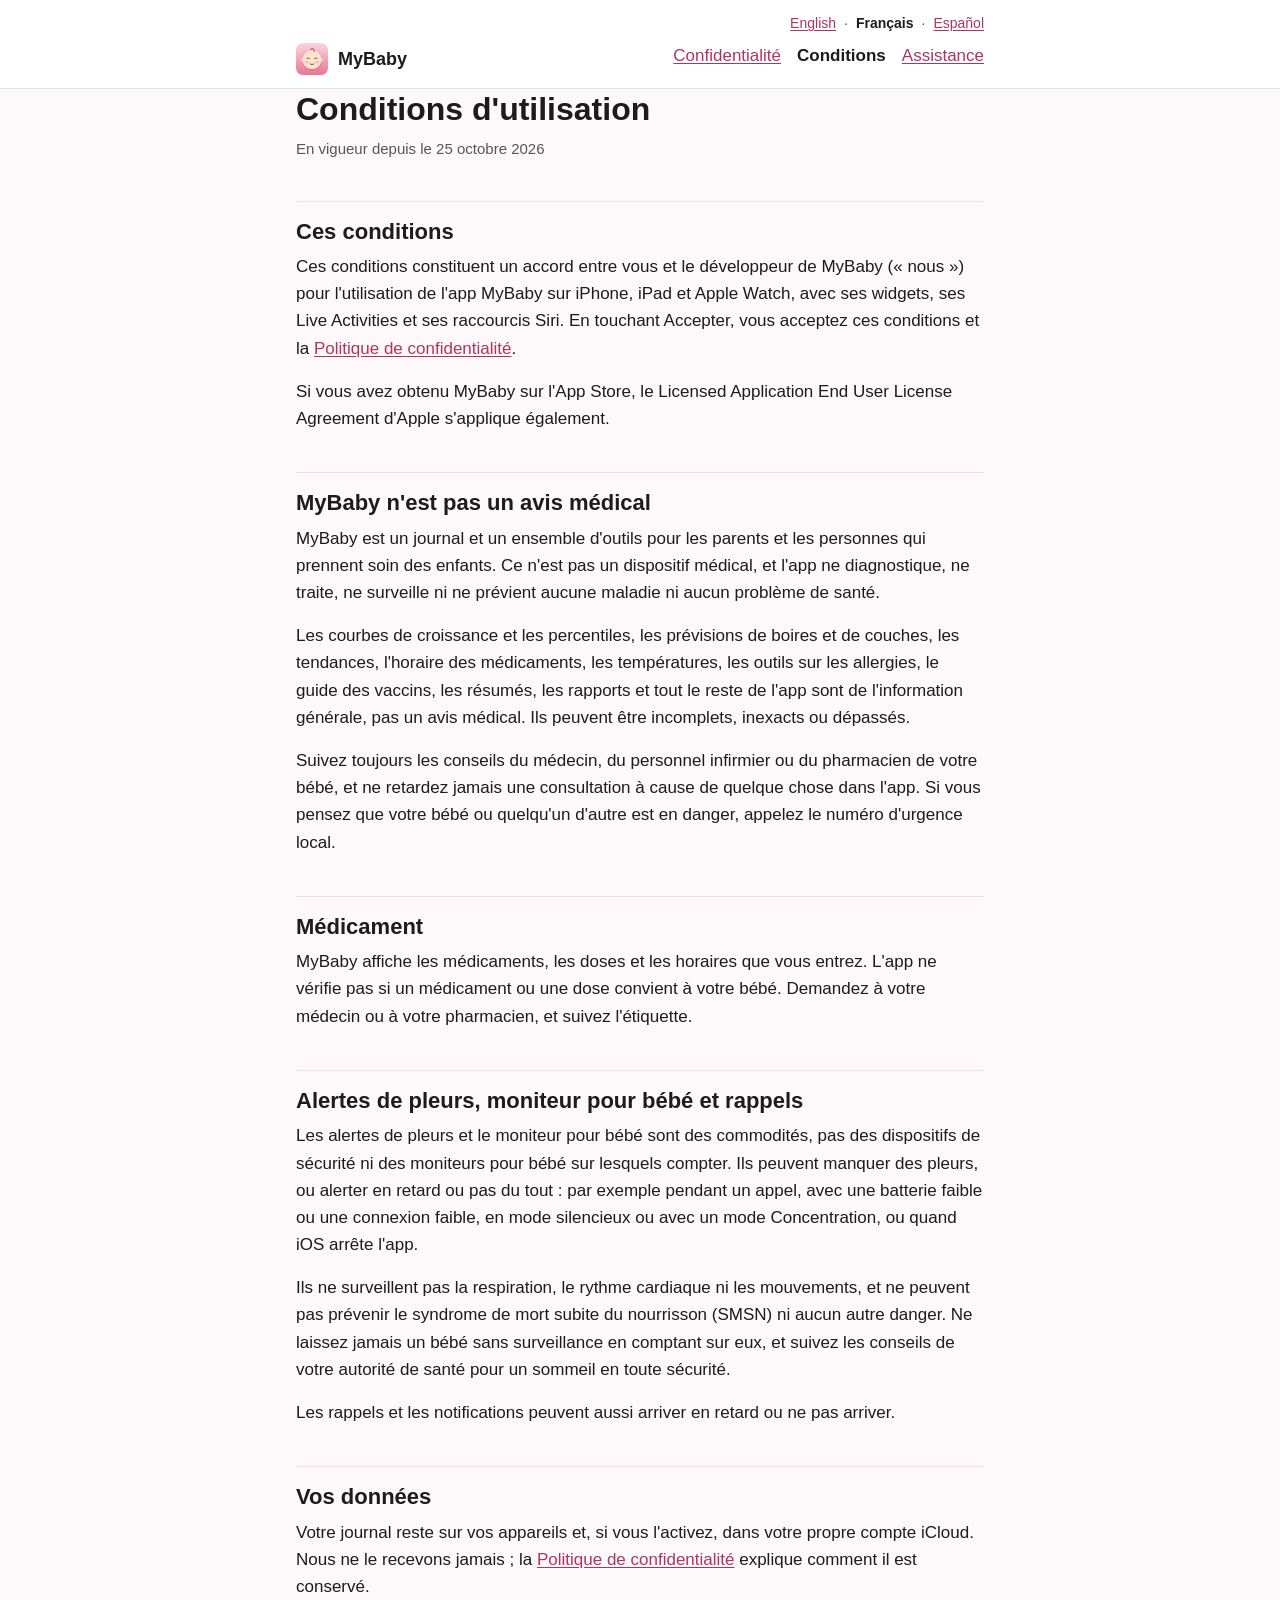
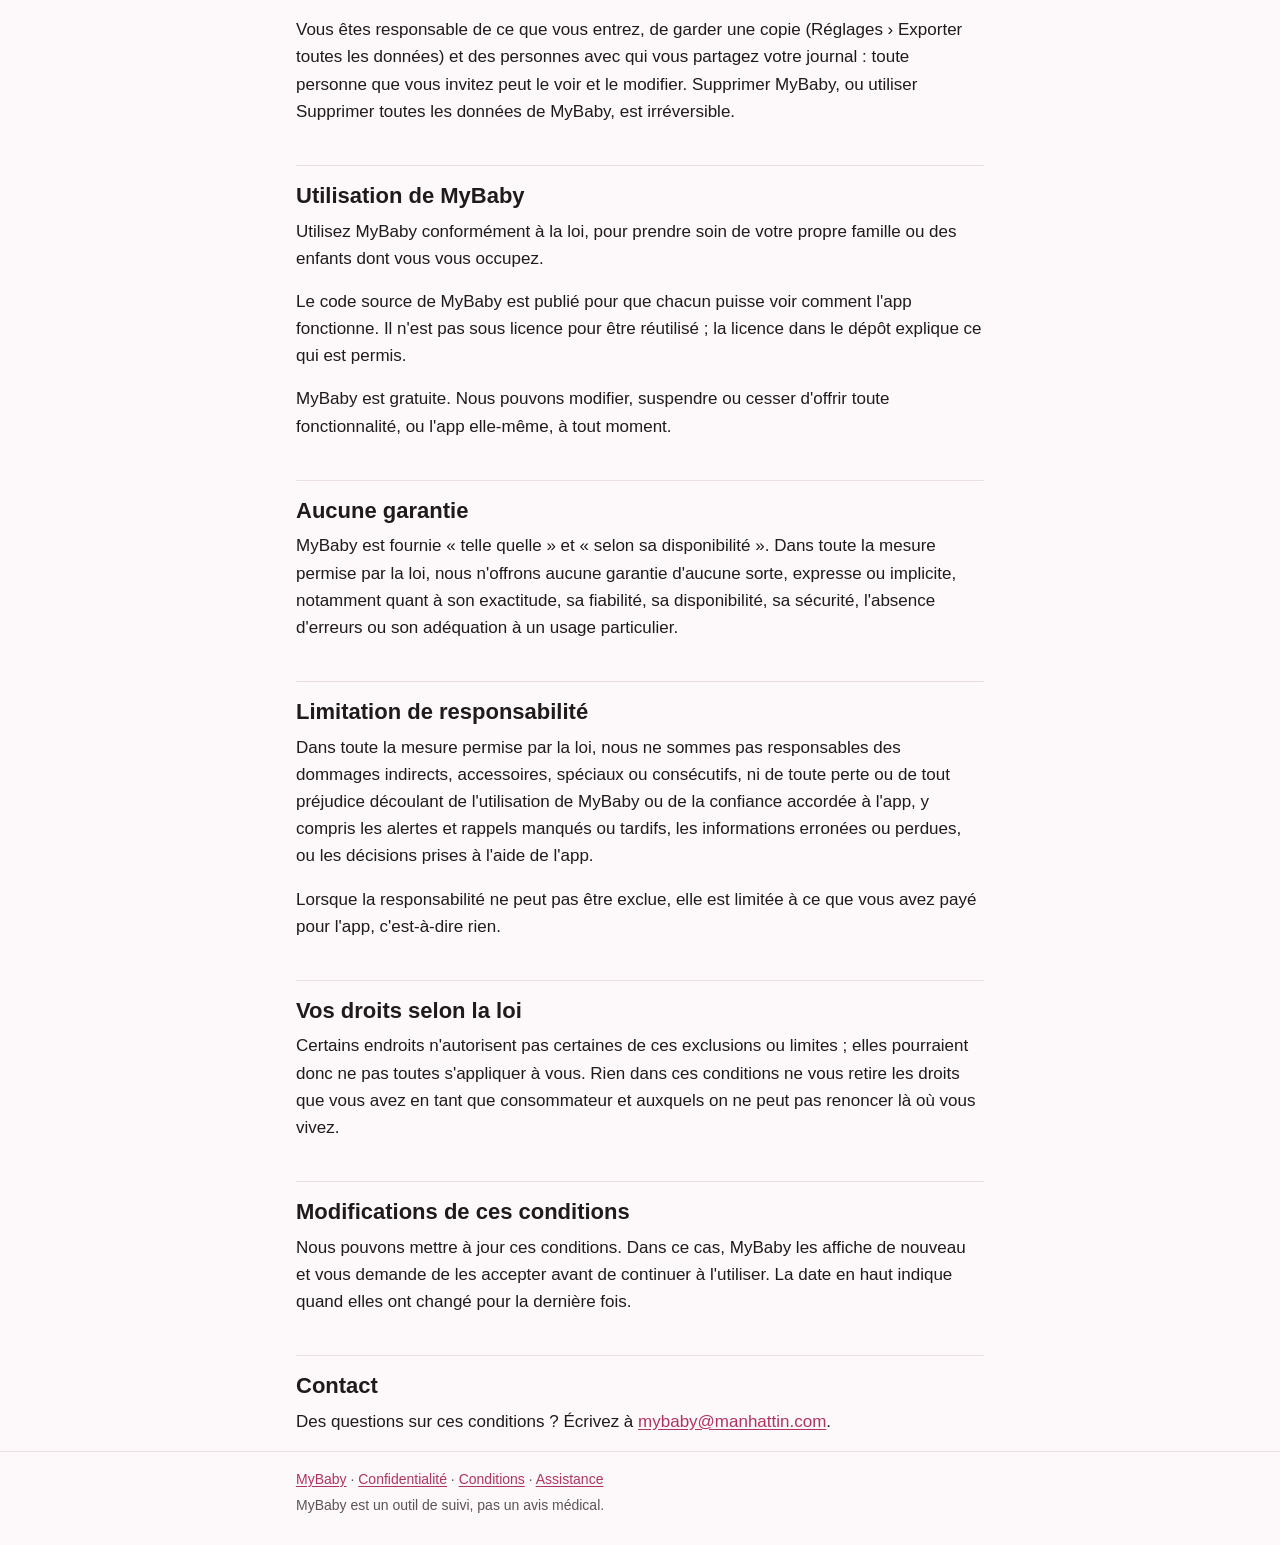
<file: docs/fr/terms.html>
<!doctype html>
<html lang="fr">
<head>
  <meta charset="utf-8">
  <meta name="viewport" content="width=device-width, initial-scale=1">
  <title>Conditions d'utilisation de MyBaby</title>
  <meta name="description" content="Les conditions d'utilisation de MyBaby : un journal et des outils pour les parents, pas un avis médical ni un dispositif de sécurité.">
  <link rel="icon" type="image/png" href="../icon.png">
  <link rel="apple-touch-icon" href="../icon.png">
  <link rel="alternate" hreflang="en" href="https://byitzy.github.io/mybaby-app/terms.html">
  <link rel="alternate" hreflang="fr" href="https://byitzy.github.io/mybaby-app/fr/terms.html">
  <link rel="alternate" hreflang="es" href="https://byitzy.github.io/mybaby-app/es/terms.html">
  <link rel="alternate" hreflang="x-default" href="https://byitzy.github.io/mybaby-app/terms.html">
  <link rel="stylesheet" href="../style.css">
  <script src="../lang.js" defer></script>
</head>
<body>
  <header class="site-header">
    <div class="wrap">
      <a class="brand" href="index.html"><img src="../icon.png" alt="" width="32" height="32">MyBaby</a>
      <nav class="site-nav" aria-label="Site">
        <ul>
          <li><a href="privacy.html">Confidentialité</a></li>
          <li><a href="terms.html" aria-current="page">Conditions</a></li>
          <li><a href="support.html">Assistance</a></li>
        </ul>
      </nav>
      <nav class="lang-switch" aria-label="Langue">
        <ul>
          <li><a href="../terms.html" hreflang="en" lang="en">English</a></li>
          <li><span aria-current="true">Français</span></li>
          <li><a href="../es/terms.html" hreflang="es" lang="es">Español</a></li>
        </ul>
      </nav>
    </div>
  </header>

  <main class="wrap">
    <h1>Conditions d'utilisation</h1>
    <p class="meta">En vigueur depuis le 25 octobre 2026</p>

    <h2 id="these-terms">Ces conditions</h2>
    <p>Ces conditions constituent un accord entre vous et le développeur de MyBaby (« nous ») pour l'utilisation de l'app MyBaby sur iPhone, iPad et Apple Watch, avec ses widgets, ses Live Activities et ses raccourcis Siri. En touchant Accepter, vous acceptez ces conditions et la <a href="privacy.html">Politique de confidentialité</a>.</p>
    <p>Si vous avez obtenu MyBaby sur l'App Store, le Licensed Application End User License Agreement d'Apple s'applique également.</p>
    <h2 id="mybaby-is-not-medical-advice">MyBaby n'est pas un avis médical</h2>
    <p>MyBaby est un journal et un ensemble d'outils pour les parents et les personnes qui prennent soin des enfants. Ce n'est pas un dispositif médical, et l'app ne diagnostique, ne traite, ne surveille ni ne prévient aucune maladie ni aucun problème de santé.</p>
    <p>Les courbes de croissance et les percentiles, les prévisions de boires et de couches, les tendances, l'horaire des médicaments, les températures, les outils sur les allergies, le guide des vaccins, les résumés, les rapports et tout le reste de l'app sont de l'information générale, pas un avis médical. Ils peuvent être incomplets, inexacts ou dépassés.</p>
    <p>Suivez toujours les conseils du médecin, du personnel infirmier ou du pharmacien de votre bébé, et ne retardez jamais une consultation à cause de quelque chose dans l'app. Si vous pensez que votre bébé ou quelqu'un d'autre est en danger, appelez le numéro d'urgence local.</p>
    <h2 id="medicine">Médicament</h2>
    <p>MyBaby affiche les médicaments, les doses et les horaires que vous entrez. L'app ne vérifie pas si un médicament ou une dose convient à votre bébé. Demandez à votre médecin ou à votre pharmacien, et suivez l'étiquette.</p>
    <h2 id="cry-alerts-the-nursery-monitor-and-reminders">Alertes de pleurs, moniteur pour bébé et rappels</h2>
    <p>Les alertes de pleurs et le moniteur pour bébé sont des commodités, pas des dispositifs de sécurité ni des moniteurs pour bébé sur lesquels compter. Ils peuvent manquer des pleurs, ou alerter en retard ou pas du tout : par exemple pendant un appel, avec une batterie faible ou une connexion faible, en mode silencieux ou avec un mode Concentration, ou quand iOS arrête l'app.</p>
    <p>Ils ne surveillent pas la respiration, le rythme cardiaque ni les mouvements, et ne peuvent pas prévenir le syndrome de mort subite du nourrisson (SMSN) ni aucun autre danger. Ne laissez jamais un bébé sans surveillance en comptant sur eux, et suivez les conseils de votre autorité de santé pour un sommeil en toute sécurité.</p>
    <p>Les rappels et les notifications peuvent aussi arriver en retard ou ne pas arriver.</p>
    <h2 id="your-data">Vos données</h2>
    <p>Votre journal reste sur vos appareils et, si vous l'activez, dans votre propre compte iCloud. Nous ne le recevons jamais ; la <a href="privacy.html">Politique de confidentialité</a> explique comment il est conservé.</p>
    <p>Vous êtes responsable de ce que vous entrez, de garder une copie (Réglages › Exporter toutes les données) et des personnes avec qui vous partagez votre journal : toute personne que vous invitez peut le voir et le modifier. Supprimer MyBaby, ou utiliser Supprimer toutes les données de MyBaby, est irréversible.</p>
    <h2 id="using-mybaby">Utilisation de MyBaby</h2>
    <p>Utilisez MyBaby conformément à la loi, pour prendre soin de votre propre famille ou des enfants dont vous vous occupez.</p>
    <p>Le code source de MyBaby est publié pour que chacun puisse voir comment l'app fonctionne. Il n'est pas sous licence pour être réutilisé ; la licence dans le dépôt explique ce qui est permis.</p>
    <p>MyBaby est gratuite. Nous pouvons modifier, suspendre ou cesser d'offrir toute fonctionnalité, ou l'app elle-même, à tout moment.</p>
    <h2 id="no-warranty">Aucune garantie</h2>
    <p>MyBaby est fournie « telle quelle » et « selon sa disponibilité ». Dans toute la mesure permise par la loi, nous n'offrons aucune garantie d'aucune sorte, expresse ou implicite, notamment quant à son exactitude, sa fiabilité, sa disponibilité, sa sécurité, l'absence d'erreurs ou son adéquation à un usage particulier.</p>
    <h2 id="limitation-of-liability">Limitation de responsabilité</h2>
    <p>Dans toute la mesure permise par la loi, nous ne sommes pas responsables des dommages indirects, accessoires, spéciaux ou consécutifs, ni de toute perte ou de tout préjudice découlant de l'utilisation de MyBaby ou de la confiance accordée à l'app, y compris les alertes et rappels manqués ou tardifs, les informations erronées ou perdues, ou les décisions prises à l'aide de l'app.</p>
    <p>Lorsque la responsabilité ne peut pas être exclue, elle est limitée à ce que vous avez payé pour l'app, c'est-à-dire rien.</p>
    <h2 id="your-rights-under-the-law">Vos droits selon la loi</h2>
    <p>Certains endroits n'autorisent pas certaines de ces exclusions ou limites ; elles pourraient donc ne pas toutes s'appliquer à vous. Rien dans ces conditions ne vous retire les droits que vous avez en tant que consommateur et auxquels on ne peut pas renoncer là où vous vivez.</p>
    <h2 id="changes-to-these-terms">Modifications de ces conditions</h2>
    <p>Nous pouvons mettre à jour ces conditions. Dans ce cas, MyBaby les affiche de nouveau et vous demande de les accepter avant de continuer à l'utiliser. La date en haut indique quand elles ont changé pour la dernière fois.</p>
    <h2 id="contact">Contact</h2>
    <p>Des questions sur ces conditions ? Écrivez à <a href="mailto:mybaby@manhattin.com">mybaby@manhattin.com</a>.</p>
  </main>

  <footer class="site-footer">
    <div class="wrap">
      <p><a href="index.html">MyBaby</a> &middot; <a href="privacy.html">Confidentialité</a> &middot; <a href="terms.html">Conditions</a> &middot; <a href="support.html">Assistance</a></p>
      <p>MyBaby est un outil de suivi, pas un avis médical.</p>
    </div>
  </footer>
</body>
</html>
</file>
<file: docs/style.css>
/* Shared styles for the MyBaby website, in English, French (fr/) and Spanish (es/). The only JavaScript is
   lang.js, which remembers the language picked in the switcher, and the first-visit language check on the
   English home page. */

:root {
  color-scheme: light dark;
  --bg: #fdf8f9;
  --surface: #ffffff;
  --text: #1f1a1c;
  --muted: #5c5357;
  --border: #ecdfe3;
  /* The app's AccentColor (light). Used for decoration; links use the darker shade for contrast. */
  --accent: #e26088;
  --link: #b03462;
  --accent-soft: #fbe7ee;
}

@media (prefers-color-scheme: dark) {
  :root {
    --bg: #161214;
    --surface: #211b1e;
    --text: #f3eef0;
    --muted: #b9adb2;
    --border: #3a3035;
    /* The app's AccentColor (dark). */
    --accent: #f47ea0;
    --link: #f799b5;
    --accent-soft: #3a2029;
  }
}

*,
*::before,
*::after {
  box-sizing: border-box;
}

html {
  -webkit-text-size-adjust: 100%;
  text-size-adjust: 100%;
}

body {
  margin: 0;
  background: var(--bg);
  color: var(--text);
  font-family: -apple-system, BlinkMacSystemFont, "Segoe UI", Roboto, "Helvetica Neue", Arial, sans-serif;
  font-size: 1.0625rem;
  line-height: 1.6;
}

.wrap {
  max-width: 720px;
  margin: 0 auto;
  padding: 0 16px;
}

/* Header */

.site-header {
  border-bottom: 1px solid var(--border);
  background: var(--surface);
}

.site-header .wrap {
  display: flex;
  flex-wrap: wrap;
  align-items: center;
  justify-content: space-between;
  gap: 8px 16px;
  padding-top: 12px;
  padding-bottom: 12px;
}

.brand {
  display: inline-flex;
  align-items: center;
  gap: 10px;
  color: var(--text);
  font-weight: 600;
  font-size: 1.125rem;
  text-decoration: none;
}

.brand img {
  width: 32px;
  height: 32px;
  border-radius: 7px;
}

.site-nav ul {
  display: flex;
  gap: 16px;
  margin: 0;
  padding: 0;
  list-style: none;
}

.site-nav a[aria-current="page"] {
  color: var(--text);
  text-decoration: none;
  font-weight: 600;
}

/* Language switcher: a small line at the top right of every page */

.lang-switch {
  font-size: 0.875rem;
}

.site-header .lang-switch {
  order: -1;
  flex-basis: 100%;
}

.lang-switch ul {
  display: flex;
  flex-wrap: wrap;
  justify-content: flex-end;
  margin: 0;
  padding: 0;
  list-style: none;
}

.lang-switch li {
  margin: 0;
}

.lang-switch li + li::before {
  content: "\00b7";
  margin: 0 8px;
  color: var(--muted);
}

.lang-switch [aria-current] {
  color: var(--text);
  font-weight: 600;
}

/* Content */

main {
  padding-top: 32px;
  padding-bottom: 48px;
}

h1,
h2,
h3 {
  line-height: 1.25;
  overflow-wrap: break-word;
}

h1 {
  font-size: 2rem;
  margin: 0 0 8px;
}

h2 {
  font-size: 1.375rem;
  margin: 40px 0 8px;
  padding-top: 16px;
  border-top: 1px solid var(--border);
}

h3 {
  font-size: 1.0625rem;
  margin: 28px 0 4px;
}

p,
ul,
ol {
  margin: 0 0 16px;
}

li {
  margin-bottom: 6px;
}

a {
  color: var(--link);
  text-underline-offset: 2px;
}

a:hover {
  text-decoration-thickness: 2px;
}

a:focus-visible {
  outline: 3px solid var(--accent);
  outline-offset: 2px;
  border-radius: 2px;
}

.meta {
  color: var(--muted);
  font-size: 0.9375rem;
}

.lead {
  font-size: 1.1875rem;
  color: var(--muted);
}

.callout {
  background: var(--accent-soft);
  border-left: 4px solid var(--accent);
  border-radius: 8px;
  padding: 16px;
  margin: 24px 0;
}

.callout > :last-child {
  margin-bottom: 0;
}

/* Landing page */

.hero {
  text-align: center;
  padding-top: 24px;
}

.hero img {
  width: 96px;
  height: 96px;
  border-radius: 22px;
  box-shadow: 0 4px 16px rgba(0, 0, 0, 0.12);
}

.hero h1 {
  margin-top: 16px;
}

.links {
  display: flex;
  flex-wrap: wrap;
  justify-content: center;
  gap: 12px;
  margin: 24px 0;
  padding: 0;
  list-style: none;
}

.links a {
  display: inline-block;
  padding: 10px 20px;
  border: 1px solid var(--border);
  border-radius: 999px;
  background: var(--surface);
  font-weight: 600;
  text-decoration: none;
}

.links a:hover {
  border-color: var(--accent);
}

/* Footer */

.site-footer {
  border-top: 1px solid var(--border);
  color: var(--muted);
  font-size: 0.875rem;
}

.site-footer .wrap {
  padding-top: 16px;
  padding-bottom: 24px;
}

.site-footer p {
  margin: 0 0 4px;
}
</file>
